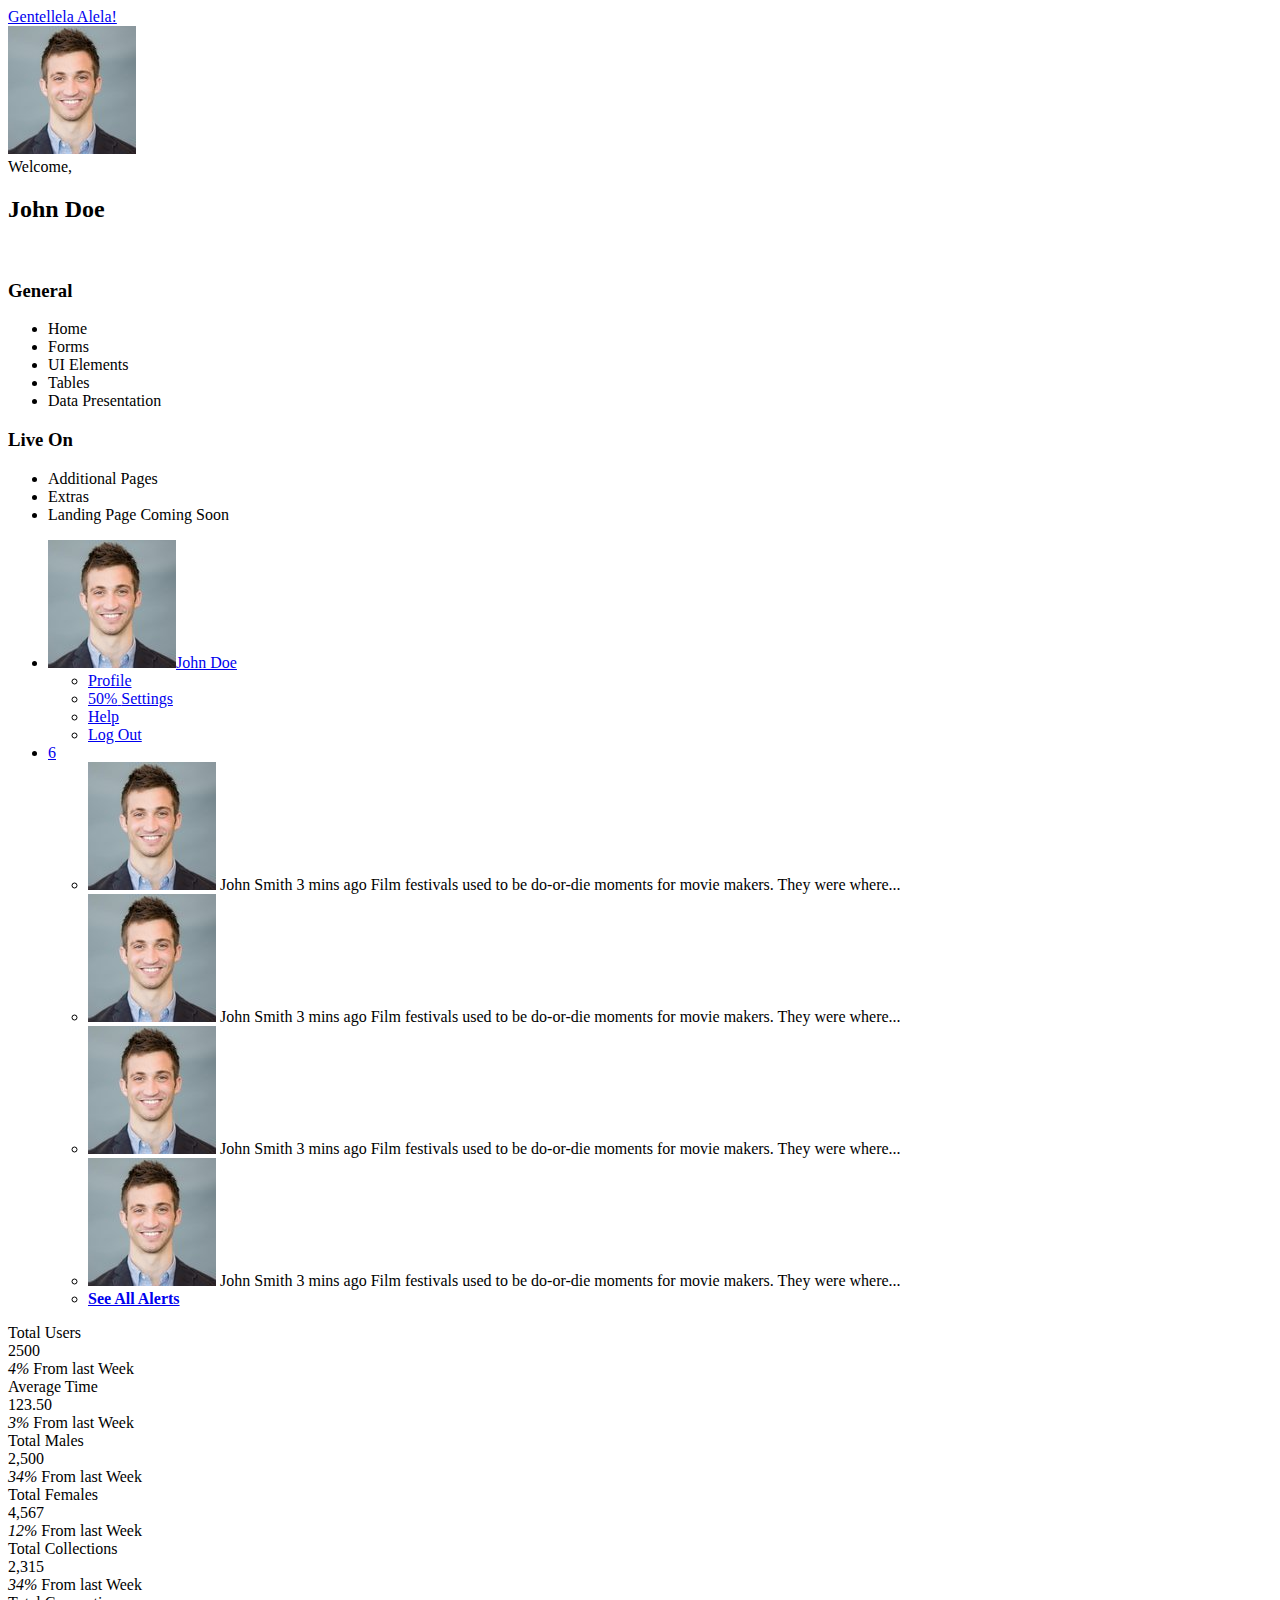
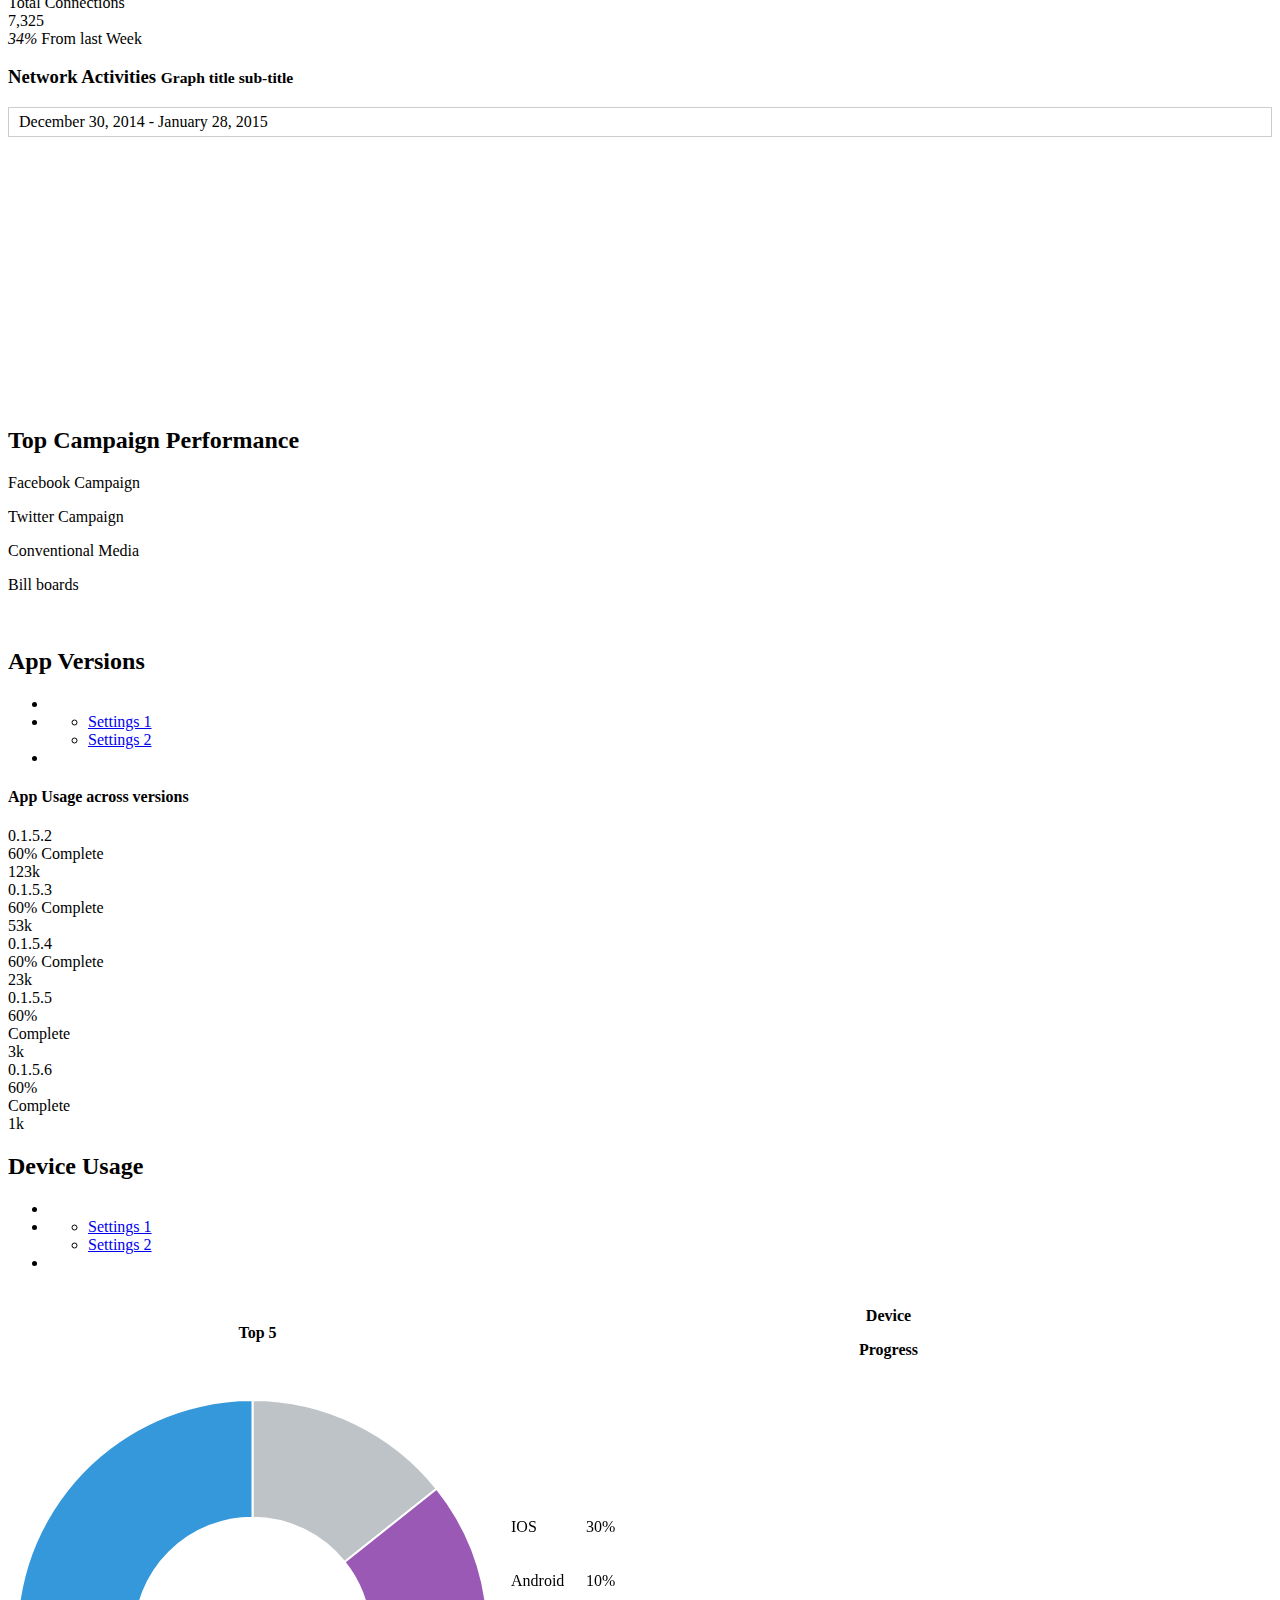
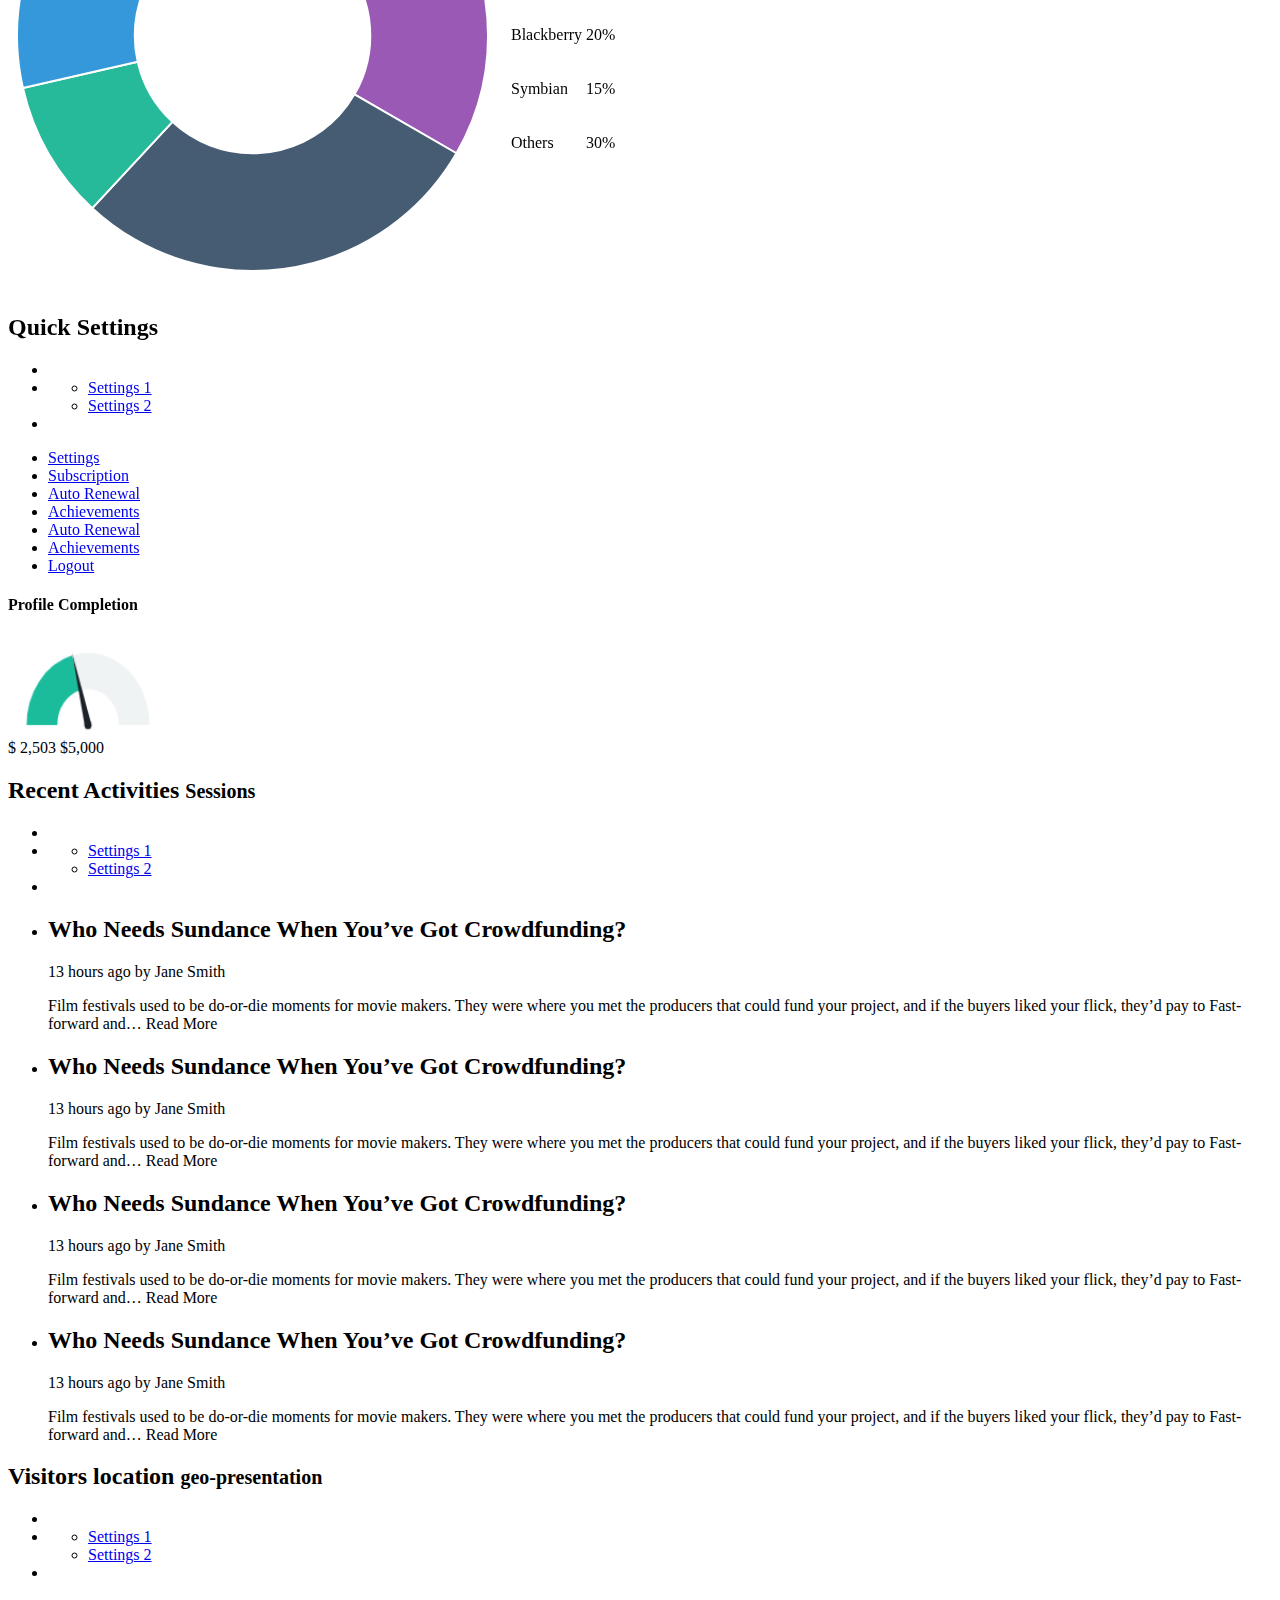
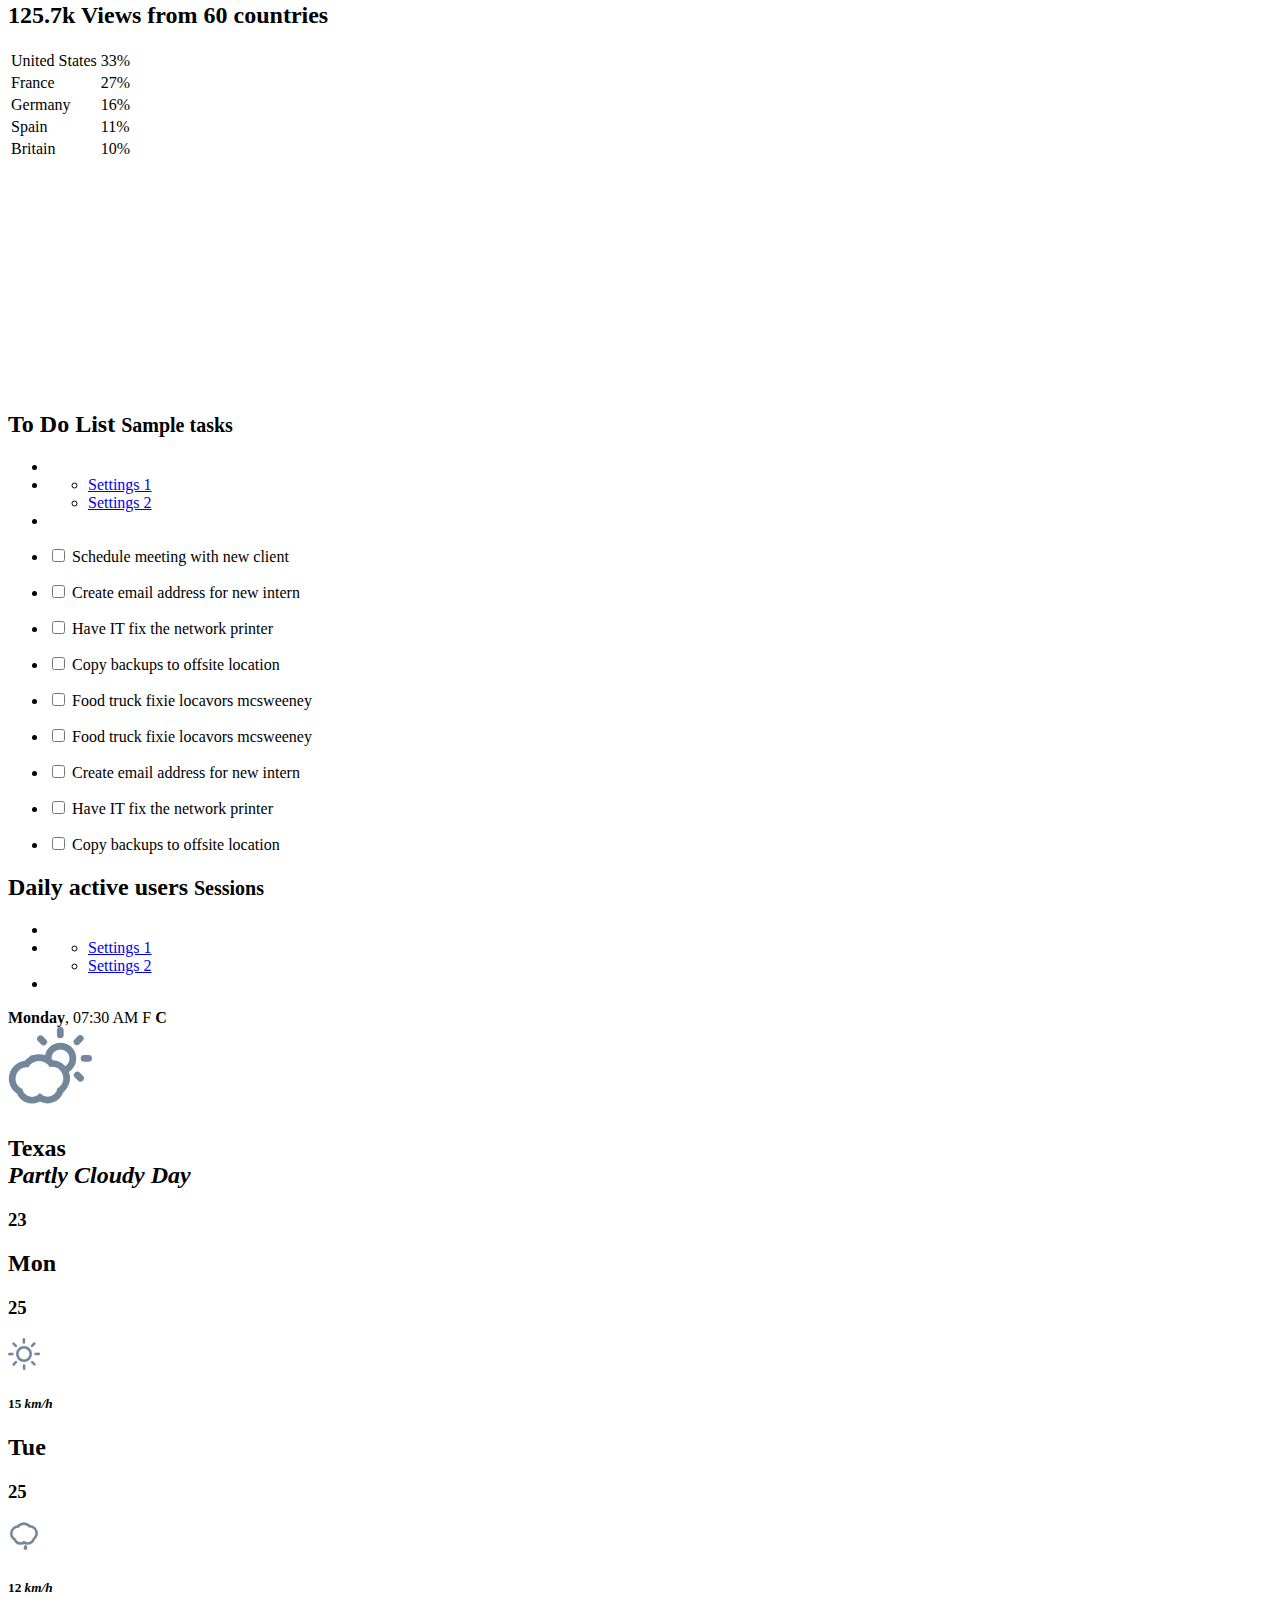
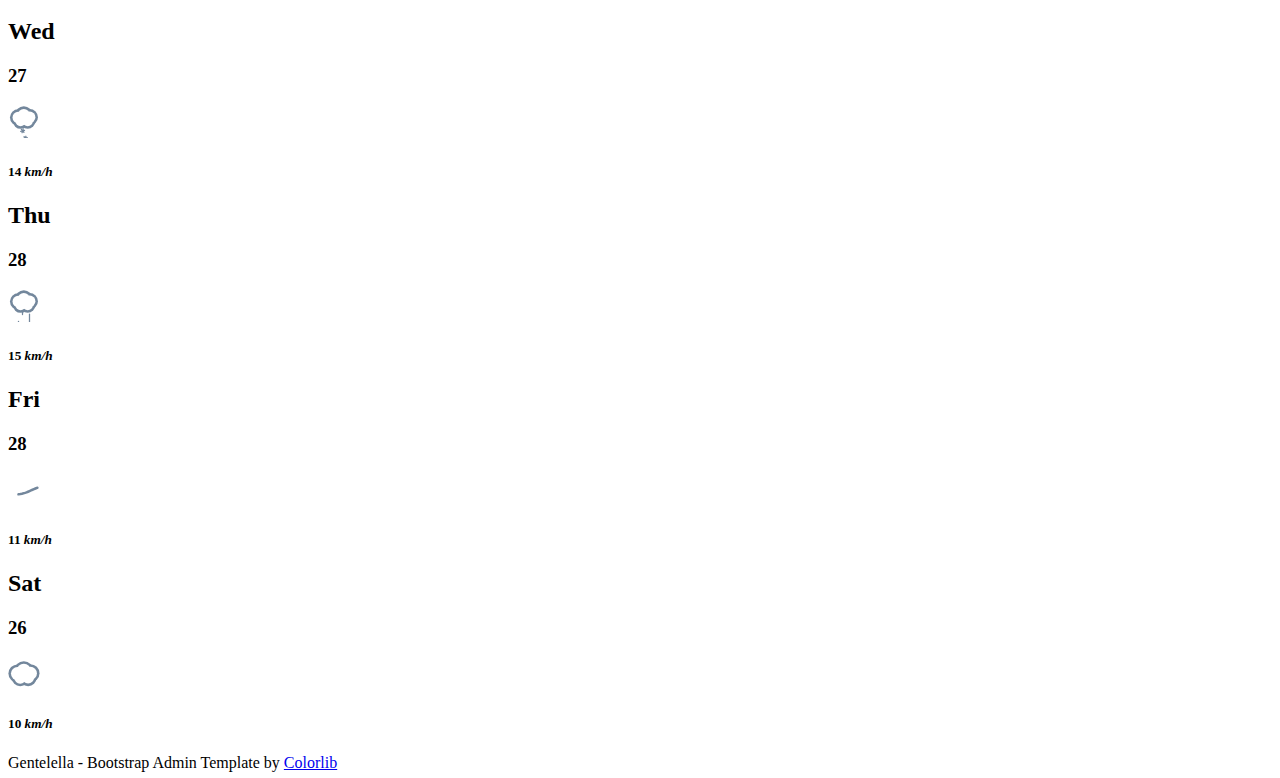
<file: production/index.html>
<!DOCTYPE html>
<html lang="en">
<head>
<?php include"headsection.php" ?>

</head>


<body class="nav-md">

  <div class="container body">


    <div class="main_container">

      <div class="col-md-3 left_col">
        <div class="left_col scroll-view">

          <div class="navbar nav_title" style="border: 0;">
            <a href="index.html" class="site_title"><i class="fa fa-paw"></i> <span>Gentellela Alela!</span></a>
          </div>
          <div class="clearfix"></div>

          <!-- menu prile quick info -->
          <div class="profile">
            <div class="profile_pic">
              <img src="images/img.jpg" alt="..." class="img-circle profile_img">
            </div>
            <div class="profile_info">
              <span>Welcome,</span>
              <h2>John Doe</h2>
            </div>
          </div>
          <!-- /menu prile quick info -->

          <br />

          <!-- sidebar menu -->
          <div id="sidebar-menu" class="main_menu_side hidden-print main_menu">

            <div class="menu_section">
              <h3>General</h3>
              <ul class="nav side-menu">
                <li><a><i class="fa fa-home"></i> Home <span class="fa fa-chevron-down"></span></a>
                  <ul class="nav child_menu" style="display: none">
                    <li><a href="index.html">Dashboard</a>
                    </li>
                    <li><a href="index2.html">Dashboard2</a>
                    </li>
                    <li><a href="index3.html">Dashboard3</a>
                    </li>
                  </ul>
                </li>
                <li><a><i class="fa fa-edit"></i> Forms <span class="fa fa-chevron-down"></span></a>
                  <ul class="nav child_menu" style="display: none">
                    <li><a href="form.html">General Form</a>
                    </li>
                    <li><a href="form_advanced.html">Advanced Components</a>
                    </li>
                    <li><a href="form_validation.html">Form Validation</a>
                    </li>
                    <li><a href="form_wizards.html">Form Wizard</a>
                    </li>
                    <li><a href="form_upload.html">Form Upload</a>
                    </li>
                    <li><a href="form_buttons.html">Form Buttons</a>
                    </li>
                  </ul>
                </li>
                <li><a><i class="fa fa-desktop"></i> UI Elements <span class="fa fa-chevron-down"></span></a>
                  <ul class="nav child_menu" style="display: none">
                    <li><a href="general_elements.html">General Elements</a>
                    </li>
                    <li><a href="media_gallery.html">Media Gallery</a>
                    </li>
                    <li><a href="typography.html">Typography</a>
                    </li>
                    <li><a href="icons.html">Icons</a>
                    </li>
                    <li><a href="glyphicons.html">Glyphicons</a>
                    </li>
                    <li><a href="widgets.html">Widgets</a>
                    </li>
                    <li><a href="invoice.html">Invoice</a>
                    </li>
                    <li><a href="inbox.html">Inbox</a>
                    </li>
                    <li><a href="calender.html">Calender</a>
                    </li>
                  </ul>
                </li>
                <li><a><i class="fa fa-table"></i> Tables <span class="fa fa-chevron-down"></span></a>
                  <ul class="nav child_menu" style="display: none">
                    <li><a href="tables.html">Tables</a>
                    </li>
                    <li><a href="tables_dynamic.html">Table Dynamic</a>
                    </li>
                  </ul>
                </li>
                <li><a><i class="fa fa-bar-chart-o"></i> Data Presentation <span class="fa fa-chevron-down"></span></a>
                  <ul class="nav child_menu" style="display: none">
                    <li><a href="chartjs.html">Chart JS</a>
                    </li>
                    <li><a href="chartjs2.html">Chart JS2</a>
                    </li>
                    <li><a href="morisjs.html">Moris JS</a>
                    </li>
                    <li><a href="echarts.html">ECharts </a>
                    </li>
                    <li><a href="other_charts.html">Other Charts </a>
                    </li>
                  </ul>
                </li>
              </ul>
            </div>
            <div class="menu_section">
              <h3>Live On</h3>
              <ul class="nav side-menu">
                <li><a><i class="fa fa-bug"></i> Additional Pages <span class="fa fa-chevron-down"></span></a>
                  <ul class="nav child_menu" style="display: none">
                    <li><a href="e_commerce.html">E-commerce</a>
                    </li>
                    <li><a href="projects.html">Projects</a>
                    </li>
                    <li><a href="project_detail.html">Project Detail</a>
                    </li>
                    <li><a href="contacts.html">Contacts</a>
                    </li>
                    <li><a href="profile.html">Profile</a>
                    </li>
                  </ul>
                </li>
                <li><a><i class="fa fa-windows"></i> Extras <span class="fa fa-chevron-down"></span></a>
                  <ul class="nav child_menu" style="display: none">
                    <li><a href="page_404.html">404 Error</a>
                    </li>
                    <li><a href="page_500.html">500 Error</a>
                    </li>
                    <li><a href="plain_page.html">Plain Page</a>
                    </li>
                    <li><a href="login.html">Login Page</a>
                    </li>
                    <li><a href="pricing_tables.html">Pricing Tables</a>
                    </li>

                  </ul>
                </li>
                <li><a><i class="fa fa-laptop"></i> Landing Page <span class="label label-success pull-right">Coming Soon</span></a>
                </li>
              </ul>
            </div>

          </div>
          <!-- /sidebar menu -->

          <!-- /menu footer buttons -->
          <div class="sidebar-footer hidden-small">
            <a data-toggle="tooltip" data-placement="top" title="Settings">
              <span class="glyphicon glyphicon-cog" aria-hidden="true"></span>
            </a>
            <a data-toggle="tooltip" data-placement="top" title="FullScreen">
              <span class="glyphicon glyphicon-fullscreen" aria-hidden="true"></span>
            </a>
            <a data-toggle="tooltip" data-placement="top" title="Lock">
              <span class="glyphicon glyphicon-eye-close" aria-hidden="true"></span>
            </a>
            <a data-toggle="tooltip" data-placement="top" title="Logout">
              <span class="glyphicon glyphicon-off" aria-hidden="true"></span>
            </a>
          </div>
          <!-- /menu footer buttons -->
        </div>
      </div>

      <!-- top navigation -->
      <div class="top_nav">

        <div class="nav_menu">
          <nav class="" role="navigation">
            <div class="nav toggle">
              <a id="menu_toggle"><i class="fa fa-bars"></i></a>
            </div>

            <ul class="nav navbar-nav navbar-right">
              <li class="">
                <a href="javascript:;" class="user-profile dropdown-toggle" data-toggle="dropdown" aria-expanded="false">
                  <img src="images/img.jpg" alt="">John Doe
                  <span class=" fa fa-angle-down"></span>
                </a>
                <ul class="dropdown-menu dropdown-usermenu animated fadeInDown pull-right">
                  <li><a href="javascript:;">  Profile</a>
                  </li>
                  <li>
                    <a href="javascript:;">
                      <span class="badge bg-red pull-right">50%</span>
                      <span>Settings</span>
                    </a>
                  </li>
                  <li>
                    <a href="javascript:;">Help</a>
                  </li>
                  <li><a href="login.html"><i class="fa fa-sign-out pull-right"></i> Log Out</a>
                  </li>
                </ul>
              </li>

              <li role="presentation" class="dropdown">
                <a href="javascript:;" class="dropdown-toggle info-number" data-toggle="dropdown" aria-expanded="false">
                  <i class="fa fa-envelope-o"></i>
                  <span class="badge bg-green">6</span>
                </a>
                <ul id="menu1" class="dropdown-menu list-unstyled msg_list animated fadeInDown" role="menu">
                  <li>
                    <a>
                      <span class="image">
                                        <img src="images/img.jpg" alt="Profile Image" />
                                    </span>
                      <span>
                                        <span>John Smith</span>
                      <span class="time">3 mins ago</span>
                      </span>
                      <span class="message">
                                        Film festivals used to be do-or-die moments for movie makers. They were where...
                                    </span>
                    </a>
                  </li>
                  <li>
                    <a>
                      <span class="image">
                                        <img src="images/img.jpg" alt="Profile Image" />
                                    </span>
                      <span>
                                        <span>John Smith</span>
                      <span class="time">3 mins ago</span>
                      </span>
                      <span class="message">
                                        Film festivals used to be do-or-die moments for movie makers. They were where...
                                    </span>
                    </a>
                  </li>
                  <li>
                    <a>
                      <span class="image">
                                        <img src="images/img.jpg" alt="Profile Image" />
                                    </span>
                      <span>
                                        <span>John Smith</span>
                      <span class="time">3 mins ago</span>
                      </span>
                      <span class="message">
                                        Film festivals used to be do-or-die moments for movie makers. They were where...
                                    </span>
                    </a>
                  </li>
                  <li>
                    <a>
                      <span class="image">
                                        <img src="images/img.jpg" alt="Profile Image" />
                                    </span>
                      <span>
                                        <span>John Smith</span>
                      <span class="time">3 mins ago</span>
                      </span>
                      <span class="message">
                                        Film festivals used to be do-or-die moments for movie makers. They were where...
                                    </span>
                    </a>
                  </li>
                  <li>
                    <div class="text-center">
                      <a href="inbox.html">
                        <strong>See All Alerts</strong>
                        <i class="fa fa-angle-right"></i>
                      </a>
                    </div>
                  </li>
                </ul>
              </li>

            </ul>
          </nav>
        </div>

      </div>
      <!-- /top navigation -->


      <!-- page content -->
      <div class="right_col" role="main">

        <!-- top tiles -->
        <div class="row tile_count">
          <div class="animated flipInY col-md-2 col-sm-4 col-xs-4 tile_stats_count">
            <div class="left"></div>
            <div class="right">
              <span class="count_top"><i class="fa fa-user"></i> Total Users</span>
              <div class="count">2500</div>
              <span class="count_bottom"><i class="green">4% </i> From last Week</span>
            </div>
          </div>
          <div class="animated flipInY col-md-2 col-sm-4 col-xs-4 tile_stats_count">
            <div class="left"></div>
            <div class="right">
              <span class="count_top"><i class="fa fa-clock-o"></i> Average Time</span>
              <div class="count">123.50</div>
              <span class="count_bottom"><i class="green"><i class="fa fa-sort-asc"></i>3% </i> From last Week</span>
            </div>
          </div>
          <div class="animated flipInY col-md-2 col-sm-4 col-xs-4 tile_stats_count">
            <div class="left"></div>
            <div class="right">
              <span class="count_top"><i class="fa fa-user"></i> Total Males</span>
              <div class="count green">2,500</div>
              <span class="count_bottom"><i class="green"><i class="fa fa-sort-asc"></i>34% </i> From last Week</span>
            </div>
          </div>
          <div class="animated flipInY col-md-2 col-sm-4 col-xs-4 tile_stats_count">
            <div class="left"></div>
            <div class="right">
              <span class="count_top"><i class="fa fa-user"></i> Total Females</span>
              <div class="count">4,567</div>
              <span class="count_bottom"><i class="red"><i class="fa fa-sort-desc"></i>12% </i> From last Week</span>
            </div>
          </div>
          <div class="animated flipInY col-md-2 col-sm-4 col-xs-4 tile_stats_count">
            <div class="left"></div>
            <div class="right">
              <span class="count_top"><i class="fa fa-user"></i> Total Collections</span>
              <div class="count">2,315</div>
              <span class="count_bottom"><i class="green"><i class="fa fa-sort-asc"></i>34% </i> From last Week</span>
            </div>
          </div>
          <div class="animated flipInY col-md-2 col-sm-4 col-xs-4 tile_stats_count">
            <div class="left"></div>
            <div class="right">
              <span class="count_top"><i class="fa fa-user"></i> Total Connections</span>
              <div class="count">7,325</div>
              <span class="count_bottom"><i class="green"><i class="fa fa-sort-asc"></i>34% </i> From last Week</span>
            </div>
          </div>

        </div>
        <!-- /top tiles -->

        <div class="row">
          <div class="col-md-12 col-sm-12 col-xs-12">
            <div class="dashboard_graph">

              <div class="row x_title">
                <div class="col-md-6">
                  <h3>Network Activities <small>Graph title sub-title</small></h3>
                </div>
                <div class="col-md-6">
                  <div id="reportrange" class="pull-right" style="background: #fff; cursor: pointer; padding: 5px 10px; border: 1px solid #ccc">
                    <i class="glyphicon glyphicon-calendar fa fa-calendar"></i>
                    <span>December 30, 2014 - January 28, 2015</span> <b class="caret"></b>
                  </div>
                </div>
              </div>

              <div class="col-md-9 col-sm-9 col-xs-12">
                <div id="placeholder33" style="height: 260px; display: none" class="demo-placeholder"></div>
                <div style="width: 100%;">
                  <div id="canvas_dahs" class="demo-placeholder" style="width: 100%; height:270px;"></div>
                </div>
              </div>
              <div class="col-md-3 col-sm-3 col-xs-12 bg-white">
                <div class="x_title">
                  <h2>Top Campaign Performance</h2>
                  <div class="clearfix"></div>
                </div>

                <div class="col-md-12 col-sm-12 col-xs-6">
                  <div>
                    <p>Facebook Campaign</p>
                    <div class="">
                      <div class="progress progress_sm" style="width: 76%;">
                        <div class="progress-bar bg-green" role="progressbar" data-transitiongoal="80"></div>
                      </div>
                    </div>
                  </div>
                  <div>
                    <p>Twitter Campaign</p>
                    <div class="">
                      <div class="progress progress_sm" style="width: 76%;">
                        <div class="progress-bar bg-green" role="progressbar" data-transitiongoal="60"></div>
                      </div>
                    </div>
                  </div>
                </div>
                <div class="col-md-12 col-sm-12 col-xs-6">
                  <div>
                    <p>Conventional Media</p>
                    <div class="">
                      <div class="progress progress_sm" style="width: 76%;">
                        <div class="progress-bar bg-green" role="progressbar" data-transitiongoal="40"></div>
                      </div>
                    </div>
                  </div>
                  <div>
                    <p>Bill boards</p>
                    <div class="">
                      <div class="progress progress_sm" style="width: 76%;">
                        <div class="progress-bar bg-green" role="progressbar" data-transitiongoal="50"></div>
                      </div>
                    </div>
                  </div>
                </div>

              </div>

              <div class="clearfix"></div>
            </div>
          </div>

        </div>
        <br />

        <div class="row">


          <div class="col-md-4 col-sm-4 col-xs-12">
            <div class="x_panel tile fixed_height_320">
              <div class="x_title">
                <h2>App Versions</h2>
                <ul class="nav navbar-right panel_toolbox">
                  <li><a class="collapse-link"><i class="fa fa-chevron-up"></i></a>
                  </li>
                  <li class="dropdown">
                    <a href="#" class="dropdown-toggle" data-toggle="dropdown" role="button" aria-expanded="false"><i class="fa fa-wrench"></i></a>
                    <ul class="dropdown-menu" role="menu">
                      <li><a href="#">Settings 1</a>
                      </li>
                      <li><a href="#">Settings 2</a>
                      </li>
                    </ul>
                  </li>
                  <li><a class="close-link"><i class="fa fa-close"></i></a>
                  </li>
                </ul>
                <div class="clearfix"></div>
              </div>
              <div class="x_content">
                <h4>App Usage across versions</h4>
                <div class="widget_summary">
                  <div class="w_left w_25">
                    <span>0.1.5.2</span>
                  </div>
                  <div class="w_center w_55">
                    <div class="progress">
                      <div class="progress-bar bg-green" role="progressbar" aria-valuenow="60" aria-valuemin="0" aria-valuemax="100" style="width: 66%;">
                        <span class="sr-only">60% Complete</span>
                      </div>
                    </div>
                  </div>
                  <div class="w_right w_20">
                    <span>123k</span>
                  </div>
                  <div class="clearfix"></div>
                </div>

                <div class="widget_summary">
                  <div class="w_left w_25">
                    <span>0.1.5.3</span>
                  </div>
                  <div class="w_center w_55">
                    <div class="progress">
                      <div class="progress-bar bg-green" role="progressbar" aria-valuenow="60" aria-valuemin="0" aria-valuemax="100" style="width: 45%;">
                        <span class="sr-only">60% Complete</span>
                      </div>
                    </div>
                  </div>
                  <div class="w_right w_20">
                    <span>53k</span>
                  </div>
                  <div class="clearfix"></div>
                </div>
                <div class="widget_summary">
                  <div class="w_left w_25">
                    <span>0.1.5.4</span>
                  </div>
                  <div class="w_center w_55">
                    <div class="progress">
                      <div class="progress-bar bg-green" role="progressbar" aria-valuenow="60" aria-valuemin="0" aria-valuemax="100" style="width: 25%;">
                        <span class="sr-only">60% Complete</span>
                      </div>
                    </div>
                  </div>
                  <div class="w_right w_20">
                    <span>23k</span>
                  </div>
                  <div class="clearfix"></div>
                </div>
                <div class="widget_summary">
                  <div class="w_left w_25">
                    <span>0.1.5.5</span>
                  </div>
                  <div class="w_center w_55">
                    <div class="progress">
                      <div class="progress-bar bg-green" role="progressbar" aria-valuenow="60" aria-valuemin="0" aria-valuemax="100" style="width: 5%;">
                        <span class="sr-only">60% Complete</span>
                      </div>
                    </div>
                  </div>
                  <div class="w_right w_20">
                    <span>3k</span>
                  </div>
                  <div class="clearfix"></div>
                </div>
                <div class="widget_summary">
                  <div class="w_left w_25">
                    <span>0.1.5.6</span>
                  </div>
                  <div class="w_center w_55">
                    <div class="progress">
                      <div class="progress-bar bg-green" role="progressbar" aria-valuenow="60" aria-valuemin="0" aria-valuemax="100" style="width: 2%;">
                        <span class="sr-only">60% Complete</span>
                      </div>
                    </div>
                  </div>
                  <div class="w_right w_20">
                    <span>1k</span>
                  </div>
                  <div class="clearfix"></div>
                </div>

              </div>
            </div>
          </div>

          <div class="col-md-4 col-sm-4 col-xs-12">
            <div class="x_panel tile fixed_height_320 overflow_hidden">
              <div class="x_title">
                <h2>Device Usage</h2>
                <ul class="nav navbar-right panel_toolbox">
                  <li><a class="collapse-link"><i class="fa fa-chevron-up"></i></a>
                  </li>
                  <li class="dropdown">
                    <a href="#" class="dropdown-toggle" data-toggle="dropdown" role="button" aria-expanded="false"><i class="fa fa-wrench"></i></a>
                    <ul class="dropdown-menu" role="menu">
                      <li><a href="#">Settings 1</a>
                      </li>
                      <li><a href="#">Settings 2</a>
                      </li>
                    </ul>
                  </li>
                  <li><a class="close-link"><i class="fa fa-close"></i></a>
                  </li>
                </ul>
                <div class="clearfix"></div>
              </div>
              <div class="x_content">

                <table class="" style="width:100%">
                  <tr>
                    <th style="width:37%;">
                      <p>Top 5</p>
                    </th>
                    <th>
                      <div class="col-lg-7 col-md-7 col-sm-7 col-xs-7">
                        <p class="">Device</p>
                      </div>
                      <div class="col-lg-5 col-md-5 col-sm-5 col-xs-5">
                        <p class="">Progress</p>
                      </div>
                    </th>
                  </tr>
                  <tr>
                    <td>
                      <canvas id="canvas1" height="140" width="140" style="margin: 15px 10px 10px 0"></canvas>
                    </td>
                    <td>
                      <table class="tile_info">
                        <tr>
                          <td>
                            <p><i class="fa fa-square blue"></i>IOS </p>
                          </td>
                          <td>30%</td>
                        </tr>
                        <tr>
                          <td>
                            <p><i class="fa fa-square green"></i>Android </p>
                          </td>
                          <td>10%</td>
                        </tr>
                        <tr>
                          <td>
                            <p><i class="fa fa-square purple"></i>Blackberry </p>
                          </td>
                          <td>20%</td>
                        </tr>
                        <tr>
                          <td>
                            <p><i class="fa fa-square aero"></i>Symbian </p>
                          </td>
                          <td>15%</td>
                        </tr>
                        <tr>
                          <td>
                            <p><i class="fa fa-square red"></i>Others </p>
                          </td>
                          <td>30%</td>
                        </tr>
                      </table>
                    </td>
                  </tr>
                </table>
              </div>
            </div>
          </div>


          <div class="col-md-4 col-sm-4 col-xs-12">
            <div class="x_panel tile fixed_height_320">
              <div class="x_title">
                <h2>Quick Settings</h2>
                <ul class="nav navbar-right panel_toolbox">
                  <li><a class="collapse-link"><i class="fa fa-chevron-up"></i></a>
                  </li>
                  <li class="dropdown">
                    <a href="#" class="dropdown-toggle" data-toggle="dropdown" role="button" aria-expanded="false"><i class="fa fa-wrench"></i></a>
                    <ul class="dropdown-menu" role="menu">
                      <li><a href="#">Settings 1</a>
                      </li>
                      <li><a href="#">Settings 2</a>
                      </li>
                    </ul>
                  </li>
                  <li><a class="close-link"><i class="fa fa-close"></i></a>
                  </li>
                </ul>
                <div class="clearfix"></div>
              </div>
              <div class="x_content">
                <div class="dashboard-widget-content">
                  <ul class="quick-list">
                    <li><i class="fa fa-calendar-o"></i><a href="#">Settings</a>
                    </li>
                    <li><i class="fa fa-bars"></i><a href="#">Subscription</a>
                    </li>
                    <li><i class="fa fa-bar-chart"></i><a href="#">Auto Renewal</a> </li>
                    <li><i class="fa fa-line-chart"></i><a href="#">Achievements</a>
                    </li>
                    <li><i class="fa fa-bar-chart"></i><a href="#">Auto Renewal</a> </li>
                    <li><i class="fa fa-line-chart"></i><a href="#">Achievements</a>
                    </li>
                    <li><i class="fa fa-area-chart"></i><a href="#">Logout</a>
                    </li>
                  </ul>

                  <div class="sidebar-widget">
                    <h4>Profile Completion</h4>
                    <canvas width="150" height="80" id="foo" class="" style="width: 160px; height: 100px;"></canvas>
                    <div class="goal-wrapper">
                      <span class="gauge-value pull-left">$</span>
                      <span id="gauge-text" class="gauge-value pull-left">3,200</span>
                      <span id="goal-text" class="goal-value pull-right">$5,000</span>
                    </div>
                  </div>
                </div>
              </div>
            </div>
          </div>

        </div>


        <div class="row">
          <div class="col-md-4 col-sm-4 col-xs-12">
            <div class="x_panel">
              <div class="x_title">
                <h2>Recent Activities <small>Sessions</small></h2>
                <ul class="nav navbar-right panel_toolbox">
                  <li><a class="collapse-link"><i class="fa fa-chevron-up"></i></a>
                  </li>
                  <li class="dropdown">
                    <a href="#" class="dropdown-toggle" data-toggle="dropdown" role="button" aria-expanded="false"><i class="fa fa-wrench"></i></a>
                    <ul class="dropdown-menu" role="menu">
                      <li><a href="#">Settings 1</a>
                      </li>
                      <li><a href="#">Settings 2</a>
                      </li>
                    </ul>
                  </li>
                  <li><a class="close-link"><i class="fa fa-close"></i></a>
                  </li>
                </ul>
                <div class="clearfix"></div>
              </div>
              <div class="x_content">
                <div class="dashboard-widget-content">

                  <ul class="list-unstyled timeline widget">
                    <li>
                      <div class="block">
                        <div class="block_content">
                          <h2 class="title">
                                            <a>Who Needs Sundance When You’ve Got&nbsp;Crowdfunding?</a>
                                        </h2>
                          <div class="byline">
                            <span>13 hours ago</span> by <a>Jane Smith</a>
                          </div>
                          <p class="excerpt">Film festivals used to be do-or-die moments for movie makers. They were where you met the producers that could fund your project, and if the buyers liked your flick, they’d pay to Fast-forward and… <a>Read&nbsp;More</a>
                          </p>
                        </div>
                      </div>
                    </li>
                    <li>
                      <div class="block">
                        <div class="block_content">
                          <h2 class="title">
                                            <a>Who Needs Sundance When You’ve Got&nbsp;Crowdfunding?</a>
                                        </h2>
                          <div class="byline">
                            <span>13 hours ago</span> by <a>Jane Smith</a>
                          </div>
                          <p class="excerpt">Film festivals used to be do-or-die moments for movie makers. They were where you met the producers that could fund your project, and if the buyers liked your flick, they’d pay to Fast-forward and… <a>Read&nbsp;More</a>
                          </p>
                        </div>
                      </div>
                    </li>
                    <li>
                      <div class="block">
                        <div class="block_content">
                          <h2 class="title">
                                            <a>Who Needs Sundance When You’ve Got&nbsp;Crowdfunding?</a>
                                        </h2>
                          <div class="byline">
                            <span>13 hours ago</span> by <a>Jane Smith</a>
                          </div>
                          <p class="excerpt">Film festivals used to be do-or-die moments for movie makers. They were where you met the producers that could fund your project, and if the buyers liked your flick, they’d pay to Fast-forward and… <a>Read&nbsp;More</a>
                          </p>
                        </div>
                      </div>
                    </li>
                    <li>
                      <div class="block">
                        <div class="block_content">
                          <h2 class="title">
                                            <a>Who Needs Sundance When You’ve Got&nbsp;Crowdfunding?</a>
                                        </h2>
                          <div class="byline">
                            <span>13 hours ago</span> by <a>Jane Smith</a>
                          </div>
                          <p class="excerpt">Film festivals used to be do-or-die moments for movie makers. They were where you met the producers that could fund your project, and if the buyers liked your flick, they’d pay to Fast-forward and… <a>Read&nbsp;More</a>
                          </p>
                        </div>
                      </div>
                    </li>
                  </ul>
                </div>
              </div>
            </div>
          </div>


          <div class="col-md-8 col-sm-8 col-xs-12">



            <div class="row">

              <div class="col-md-12 col-sm-12 col-xs-12">
                <div class="x_panel">
                  <div class="x_title">
                    <h2>Visitors location <small>geo-presentation</small></h2>
                    <ul class="nav navbar-right panel_toolbox">
                      <li><a class="collapse-link"><i class="fa fa-chevron-up"></i></a>
                      </li>
                      <li class="dropdown">
                        <a href="#" class="dropdown-toggle" data-toggle="dropdown" role="button" aria-expanded="false"><i class="fa fa-wrench"></i></a>
                        <ul class="dropdown-menu" role="menu">
                          <li><a href="#">Settings 1</a>
                          </li>
                          <li><a href="#">Settings 2</a>
                          </li>
                        </ul>
                      </li>
                      <li><a class="close-link"><i class="fa fa-close"></i></a>
                      </li>
                    </ul>
                    <div class="clearfix"></div>
                  </div>
                  <div class="x_content">
                    <div class="dashboard-widget-content">
                      <div class="col-md-4 hidden-small">
                        <h2 class="line_30">125.7k Views from 60 countries</h2>

                        <table class="countries_list">
                          <tbody>
                            <tr>
                              <td>United States</td>
                              <td class="fs15 fw700 text-right">33%</td>
                            </tr>
                            <tr>
                              <td>France</td>
                              <td class="fs15 fw700 text-right">27%</td>
                            </tr>
                            <tr>
                              <td>Germany</td>
                              <td class="fs15 fw700 text-right">16%</td>
                            </tr>
                            <tr>
                              <td>Spain</td>
                              <td class="fs15 fw700 text-right">11%</td>
                            </tr>
                            <tr>
                              <td>Britain</td>
                              <td class="fs15 fw700 text-right">10%</td>
                            </tr>
                          </tbody>
                        </table>
                      </div>
                      <div id="world-map-gdp" class="col-md-8 col-sm-12 col-xs-12" style="height:230px;"></div>
                    </div>
                  </div>
                </div>
              </div>

            </div>
            <div class="row">


              <!-- Start to do list -->
              <div class="col-md-6 col-sm-6 col-xs-12">
                <div class="x_panel">
                  <div class="x_title">
                    <h2>To Do List <small>Sample tasks</small></h2>
                    <ul class="nav navbar-right panel_toolbox">
                      <li><a class="collapse-link"><i class="fa fa-chevron-up"></i></a>
                      </li>
                      <li class="dropdown">
                        <a href="#" class="dropdown-toggle" data-toggle="dropdown" role="button" aria-expanded="false"><i class="fa fa-wrench"></i></a>
                        <ul class="dropdown-menu" role="menu">
                          <li><a href="#">Settings 1</a>
                          </li>
                          <li><a href="#">Settings 2</a>
                          </li>
                        </ul>
                      </li>
                      <li><a class="close-link"><i class="fa fa-close"></i></a>
                      </li>
                    </ul>
                    <div class="clearfix"></div>
                  </div>
                  <div class="x_content">

                    <div class="">
                      <ul class="to_do">
                        <li>
                          <p>
                            <input type="checkbox" class="flat"> Schedule meeting with new client </p>
                        </li>
                        <li>
                          <p>
                            <input type="checkbox" class="flat"> Create email address for new intern</p>
                        </li>
                        <li>
                          <p>
                            <input type="checkbox" class="flat"> Have IT fix the network printer</p>
                        </li>
                        <li>
                          <p>
                            <input type="checkbox" class="flat"> Copy backups to offsite location</p>
                        </li>
                        <li>
                          <p>
                            <input type="checkbox" class="flat"> Food truck fixie locavors mcsweeney</p>
                        </li>
                        <li>
                          <p>
                            <input type="checkbox" class="flat"> Food truck fixie locavors mcsweeney</p>
                        </li>
                        <li>
                          <p>
                            <input type="checkbox" class="flat"> Create email address for new intern</p>
                        </li>
                        <li>
                          <p>
                            <input type="checkbox" class="flat"> Have IT fix the network printer</p>
                        </li>
                        <li>
                          <p>
                            <input type="checkbox" class="flat"> Copy backups to offsite location</p>
                        </li>
                      </ul>
                    </div>
                  </div>
                </div>
              </div>
              <!-- End to do list -->


              <!-- start of weather widget -->
              <div class="col-md-6 col-sm-6 col-xs-12">
                <div class="x_panel">
                  <div class="x_title">
                    <h2>Daily active users <small>Sessions</small></h2>
                    <ul class="nav navbar-right panel_toolbox">
                      <li><a class="collapse-link"><i class="fa fa-chevron-up"></i></a>
                      </li>
                      <li class="dropdown">
                        <a href="#" class="dropdown-toggle" data-toggle="dropdown" role="button" aria-expanded="false"><i class="fa fa-wrench"></i></a>
                        <ul class="dropdown-menu" role="menu">
                          <li><a href="#">Settings 1</a>
                          </li>
                          <li><a href="#">Settings 2</a>
                          </li>
                        </ul>
                      </li>
                      <li><a class="close-link"><i class="fa fa-close"></i></a>
                      </li>
                    </ul>
                    <div class="clearfix"></div>
                  </div>
                  <div class="x_content">
                    <div class="row">
                      <div class="col-sm-12">
                        <div class="temperature"><b>Monday</b>, 07:30 AM
                          <span>F</span>
                          <span><b>C</b>
                                        </span>
                        </div>
                      </div>
                    </div>
                    <div class="row">
                      <div class="col-sm-4">
                        <div class="weather-icon">
                          <span>
                                            <canvas height="84" width="84" id="partly-cloudy-day"></canvas>
                                        </span>

                        </div>
                      </div>
                      <div class="col-sm-8">
                        <div class="weather-text">
                          <h2>Texas
                                            <br><i>Partly Cloudy Day</i>
                                        </h2>
                        </div>
                      </div>
                    </div>
                    <div class="col-sm-12">
                      <div class="weather-text pull-right">
                        <h3 class="degrees">23</h3>
                      </div>
                    </div>
                    <div class="clearfix"></div>


                    <div class="row weather-days">
                      <div class="col-sm-2">
                        <div class="daily-weather">
                          <h2 class="day">Mon</h2>
                          <h3 class="degrees">25</h3>
                          <span>
                                                <canvas id="clear-day" width="32" height="32">
                                                </canvas>

                                        </span>
                          <h5>15
                                            <i>km/h</i>
                                        </h5>
                        </div>
                      </div>
                      <div class="col-sm-2">
                        <div class="daily-weather">
                          <h2 class="day">Tue</h2>
                          <h3 class="degrees">25</h3>
                          <canvas height="32" width="32" id="rain"></canvas>
                          <h5>12
                                            <i>km/h</i>
                                        </h5>
                        </div>
                      </div>
                      <div class="col-sm-2">
                        <div class="daily-weather">
                          <h2 class="day">Wed</h2>
                          <h3 class="degrees">27</h3>
                          <canvas height="32" width="32" id="snow"></canvas>
                          <h5>14
                                            <i>km/h</i>
                                        </h5>
                        </div>
                      </div>
                      <div class="col-sm-2">
                        <div class="daily-weather">
                          <h2 class="day">Thu</h2>
                          <h3 class="degrees">28</h3>
                          <canvas height="32" width="32" id="sleet"></canvas>
                          <h5>15
                                            <i>km/h</i>
                                        </h5>
                        </div>
                      </div>
                      <div class="col-sm-2">
                        <div class="daily-weather">
                          <h2 class="day">Fri</h2>
                          <h3 class="degrees">28</h3>
                          <canvas height="32" width="32" id="wind"></canvas>
                          <h5>11
                                            <i>km/h</i>
                                        </h5>
                        </div>
                      </div>
                      <div class="col-sm-2">
                        <div class="daily-weather">
                          <h2 class="day">Sat</h2>
                          <h3 class="degrees">26</h3>
                          <canvas height="32" width="32" id="cloudy"></canvas>
                          <h5>10
                                            <i>km/h</i>
                                        </h5>
                        </div>
                      </div>
                      <div class="clearfix"></div>
                    </div>
                  </div>
                </div>

              </div>
              <!-- end of weather widget -->
            </div>









          </div>

        </div>

        <!-- footer content -->

        <footer>
          <div class="copyright-info">
            <p class="pull-right">Gentelella - Bootstrap Admin Template by <a href="https://colorlib.com">Colorlib</a>  
            </p>
          </div>
          <div class="clearfix"></div>
        </footer>
        <!-- /footer content -->
      </div>
      <!-- /page content -->

    </div>

  </div>

  <div id="custom_notifications" class="custom-notifications dsp_none">
    <ul class="list-unstyled notifications clearfix" data-tabbed_notifications="notif-group">
    </ul>
    <div class="clearfix"></div>
    <div id="notif-group" class="tabbed_notifications"></div>
  </div>

  <script src="js/bootstrap.min.js"></script>

  <!-- gauge js -->
  <script type="text/javascript" src="js/gauge/gauge.min.js"></script>
  <script type="text/javascript" src="js/gauge/gauge_demo.js"></script>
  <!-- bootstrap progress js -->
  <script src="js/progressbar/bootstrap-progressbar.min.js"></script>
  <script src="js/nicescroll/jquery.nicescroll.min.js"></script>
  <!-- icheck -->
  <script src="js/icheck/icheck.min.js"></script>
  <!-- daterangepicker -->
  <script type="text/javascript" src="js/moment/moment.min.js"></script>
  <script type="text/javascript" src="js/datepicker/daterangepicker.js"></script>
  <!-- chart js -->
  <script src="js/chartjs/chart.min.js"></script>

  <script src="js/custom.js"></script>

  <!-- flot js -->
  <!--[if lte IE 8]><script type="text/javascript" src="js/excanvas.min.js"></script><![endif]-->
  <script type="text/javascript" src="js/flot/jquery.flot.js"></script>
  <script type="text/javascript" src="js/flot/jquery.flot.pie.js"></script>
  <script type="text/javascript" src="js/flot/jquery.flot.orderBars.js"></script>
  <script type="text/javascript" src="js/flot/jquery.flot.time.min.js"></script>
  <script type="text/javascript" src="js/flot/date.js"></script>
  <script type="text/javascript" src="js/flot/jquery.flot.spline.js"></script>
  <script type="text/javascript" src="js/flot/jquery.flot.stack.js"></script>
  <script type="text/javascript" src="js/flot/curvedLines.js"></script>
  <script type="text/javascript" src="js/flot/jquery.flot.resize.js"></script>
  <script>
    $(document).ready(function() {
      // [17, 74, 6, 39, 20, 85, 7]
      //[82, 23, 66, 9, 99, 6, 2]
      var data1 = [
        [gd(2012, 1, 1), 17],
        [gd(2012, 1, 2), 74],
        [gd(2012, 1, 3), 6],
        [gd(2012, 1, 4), 39],
        [gd(2012, 1, 5), 20],
        [gd(2012, 1, 6), 85],
        [gd(2012, 1, 7), 7]
      ];

      var data2 = [
        [gd(2012, 1, 1), 82],
        [gd(2012, 1, 2), 23],
        [gd(2012, 1, 3), 66],
        [gd(2012, 1, 4), 9],
        [gd(2012, 1, 5), 119],
        [gd(2012, 1, 6), 6],
        [gd(2012, 1, 7), 9]
      ];
      $("#canvas_dahs").length && $.plot($("#canvas_dahs"), [
        data1, data2
      ], {
        series: {
          lines: {
            show: false,
            fill: true
          },
          splines: {
            show: true,
            tension: 0.4,
            lineWidth: 1,
            fill: 0.4
          },
          points: {
            radius: 0,
            show: true
          },
          shadowSize: 2
        },
        grid: {
          verticalLines: true,
          hoverable: true,
          clickable: true,
          tickColor: "#d5d5d5",
          borderWidth: 1,
          color: '#fff'
        },
        colors: ["rgba(38, 185, 154, 0.38)", "rgba(3, 88, 106, 0.38)"],
        xaxis: {
          tickColor: "rgba(51, 51, 51, 0.06)",
          mode: "time",
          tickSize: [1, "day"],
          //tickLength: 10,
          axisLabel: "Date",
          axisLabelUseCanvas: true,
          axisLabelFontSizePixels: 12,
          axisLabelFontFamily: 'Verdana, Arial',
          axisLabelPadding: 10
            //mode: "time", timeformat: "%m/%d/%y", minTickSize: [1, "day"]
        },
        yaxis: {
          ticks: 8,
          tickColor: "rgba(51, 51, 51, 0.06)",
        },
        tooltip: false
      });

      function gd(year, month, day) {
        return new Date(year, month - 1, day).getTime();
      }
    });
  </script>

  <!-- worldmap -->
  <script type="text/javascript" src="js/maps/jquery-jvectormap-2.0.3.min.js"></script>
  <script type="text/javascript" src="js/maps/gdp-data.js"></script>
  <script type="text/javascript" src="js/maps/jquery-jvectormap-world-mill-en.js"></script>
  <script type="text/javascript" src="js/maps/jquery-jvectormap-us-aea-en.js"></script>
  <!-- pace -->
  <script src="js/pace/pace.min.js"></script>
  <script>
    $(function() {
      $('#world-map-gdp').vectorMap({
        map: 'world_mill_en',
        backgroundColor: 'transparent',
        zoomOnScroll: false,
        series: {
          regions: [{
            values: gdpData,
            scale: ['#E6F2F0', '#149B7E'],
            normalizeFunction: 'polynomial'
          }]
        },
        onRegionTipShow: function(e, el, code) {
          el.html(el.html() + ' (GDP - ' + gdpData[code] + ')');
        }
      });
    });
  </script>
  <!-- skycons -->
  <script src="js/skycons/skycons.min.js"></script>
  <script>
    var icons = new Skycons({
        "color": "#73879C"
      }),
      list = [
        "clear-day", "clear-night", "partly-cloudy-day",
        "partly-cloudy-night", "cloudy", "rain", "sleet", "snow", "wind",
        "fog"
      ],
      i;

    for (i = list.length; i--;)
      icons.set(list[i], list[i]);

    icons.play();
  </script>

  <!-- dashbord linegraph -->
  <script>
    Chart.defaults.global.legend = {
      enabled: false
    };

    var data = {
      labels: [
        "Symbian",
        "Blackberry",
        "Other",
        "Android",
        "IOS"
      ],
      datasets: [{
        data: [15, 20, 30, 10, 30],
        backgroundColor: [
          "#BDC3C7",
          "#9B59B6",
          "#455C73",
          "#26B99A",
          "#3498DB"
        ],
        hoverBackgroundColor: [
          "#CFD4D8",
          "#B370CF",
          "#34495E",
          "#36CAAB",
          "#49A9EA"
        ]

      }]
    };

    var canvasDoughnut = new Chart(document.getElementById("canvas1"), {
      type: 'doughnut',
      tooltipFillColor: "rgba(51, 51, 51, 0.55)",
      data: data
    });
  </script>
  <!-- /dashbord linegraph -->
  <!-- datepicker -->
  <script type="text/javascript">
    $(document).ready(function() {

      var cb = function(start, end, label) {
        console.log(start.toISOString(), end.toISOString(), label);
        $('#reportrange span').html(start.format('MMMM D, YYYY') + ' - ' + end.format('MMMM D, YYYY'));
        //alert("Callback has fired: [" + start.format('MMMM D, YYYY') + " to " + end.format('MMMM D, YYYY') + ", label = " + label + "]");
      }

      var optionSet1 = {
        startDate: moment().subtract(29, 'days'),
        endDate: moment(),
        minDate: '01/01/2012',
        maxDate: '12/31/2015',
        dateLimit: {
          days: 60
        },
        showDropdowns: true,
        showWeekNumbers: true,
        timePicker: false,
        timePickerIncrement: 1,
        timePicker12Hour: true,
        ranges: {
          'Today': [moment(), moment()],
          'Yesterday': [moment().subtract(1, 'days'), moment().subtract(1, 'days')],
          'Last 7 Days': [moment().subtract(6, 'days'), moment()],
          'Last 30 Days': [moment().subtract(29, 'days'), moment()],
          'This Month': [moment().startOf('month'), moment().endOf('month')],
          'Last Month': [moment().subtract(1, 'month').startOf('month'), moment().subtract(1, 'month').endOf('month')]
        },
        opens: 'left',
        buttonClasses: ['btn btn-default'],
        applyClass: 'btn-small btn-primary',
        cancelClass: 'btn-small',
        format: 'MM/DD/YYYY',
        separator: ' to ',
        locale: {
          applyLabel: 'Submit',
          cancelLabel: 'Clear',
          fromLabel: 'From',
          toLabel: 'To',
          customRangeLabel: 'Custom',
          daysOfWeek: ['Su', 'Mo', 'Tu', 'We', 'Th', 'Fr', 'Sa'],
          monthNames: ['January', 'February', 'March', 'April', 'May', 'June', 'July', 'August', 'September', 'October', 'November', 'December'],
          firstDay: 1
        }
      };
      $('#reportrange span').html(moment().subtract(29, 'days').format('MMMM D, YYYY') + ' - ' + moment().format('MMMM D, YYYY'));
      $('#reportrange').daterangepicker(optionSet1, cb);
      $('#reportrange').on('show.daterangepicker', function() {
        console.log("show event fired");
      });
      $('#reportrange').on('hide.daterangepicker', function() {
        console.log("hide event fired");
      });
      $('#reportrange').on('apply.daterangepicker', function(ev, picker) {
        console.log("apply event fired, start/end dates are " + picker.startDate.format('MMMM D, YYYY') + " to " + picker.endDate.format('MMMM D, YYYY'));
      });
      $('#reportrange').on('cancel.daterangepicker', function(ev, picker) {
        console.log("cancel event fired");
      });
      $('#options1').click(function() {
        $('#reportrange').data('daterangepicker').setOptions(optionSet1, cb);
      });
      $('#options2').click(function() {
        $('#reportrange').data('daterangepicker').setOptions(optionSet2, cb);
      });
      $('#destroy').click(function() {
        $('#reportrange').data('daterangepicker').remove();
      });
    });
  </script>
  <script>
    NProgress.done();
  </script>
  <!-- /datepicker -->
  <!-- /footer content -->
</body>

</html>
</file>
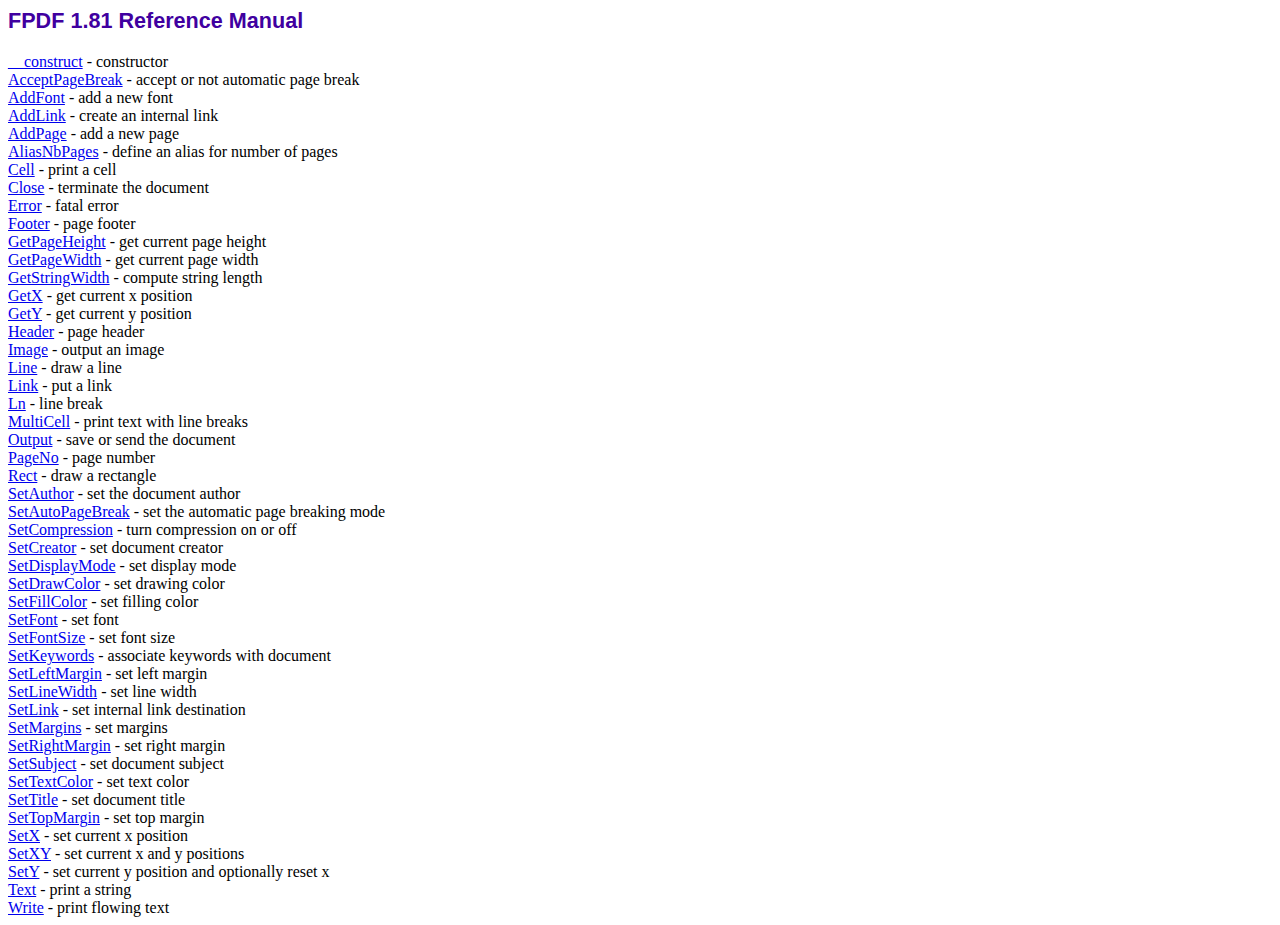
<file: production/pdffolder/doc/index.htm>
<!DOCTYPE html PUBLIC "-//W3C//DTD HTML 4.01 Transitional//EN">
<html>
<head>
<meta http-equiv="Content-Type" content="text/html; charset=ISO-8859-1">
<title>FPDF 1.81 Reference Manual</title>
<link type="text/css" rel="stylesheet" href="../fpdf.css">
</head>
<body>
<h1>FPDF 1.81 Reference Manual</h1>
<a href="__construct.htm">__construct</a> - constructor<br>
<a href="acceptpagebreak.htm">AcceptPageBreak</a> - accept or not automatic page break<br>
<a href="addfont.htm">AddFont</a> - add a new font<br>
<a href="addlink.htm">AddLink</a> - create an internal link<br>
<a href="addpage.htm">AddPage</a> - add a new page<br>
<a href="aliasnbpages.htm">AliasNbPages</a> - define an alias for number of pages<br>
<a href="cell.htm">Cell</a> - print a cell<br>
<a href="close.htm">Close</a> - terminate the document<br>
<a href="error.htm">Error</a> - fatal error<br>
<a href="footer.htm">Footer</a> - page footer<br>
<a href="getpageheight.htm">GetPageHeight</a> - get current page height<br>
<a href="getpagewidth.htm">GetPageWidth</a> - get current page width<br>
<a href="getstringwidth.htm">GetStringWidth</a> - compute string length<br>
<a href="getx.htm">GetX</a> - get current x position<br>
<a href="gety.htm">GetY</a> - get current y position<br>
<a href="header.htm">Header</a> - page header<br>
<a href="image.htm">Image</a> - output an image<br>
<a href="line.htm">Line</a> - draw a line<br>
<a href="link.htm">Link</a> - put a link<br>
<a href="ln.htm">Ln</a> - line break<br>
<a href="multicell.htm">MultiCell</a> - print text with line breaks<br>
<a href="output.htm">Output</a> - save or send the document<br>
<a href="pageno.htm">PageNo</a> - page number<br>
<a href="rect.htm">Rect</a> - draw a rectangle<br>
<a href="setauthor.htm">SetAuthor</a> - set the document author<br>
<a href="setautopagebreak.htm">SetAutoPageBreak</a> - set the automatic page breaking mode<br>
<a href="setcompression.htm">SetCompression</a> - turn compression on or off<br>
<a href="setcreator.htm">SetCreator</a> - set document creator<br>
<a href="setdisplaymode.htm">SetDisplayMode</a> - set display mode<br>
<a href="setdrawcolor.htm">SetDrawColor</a> - set drawing color<br>
<a href="setfillcolor.htm">SetFillColor</a> - set filling color<br>
<a href="setfont.htm">SetFont</a> - set font<br>
<a href="setfontsize.htm">SetFontSize</a> - set font size<br>
<a href="setkeywords.htm">SetKeywords</a> - associate keywords with document<br>
<a href="setleftmargin.htm">SetLeftMargin</a> - set left margin<br>
<a href="setlinewidth.htm">SetLineWidth</a> - set line width<br>
<a href="setlink.htm">SetLink</a> - set internal link destination<br>
<a href="setmargins.htm">SetMargins</a> - set margins<br>
<a href="setrightmargin.htm">SetRightMargin</a> - set right margin<br>
<a href="setsubject.htm">SetSubject</a> - set document subject<br>
<a href="settextcolor.htm">SetTextColor</a> - set text color<br>
<a href="settitle.htm">SetTitle</a> - set document title<br>
<a href="settopmargin.htm">SetTopMargin</a> - set top margin<br>
<a href="setx.htm">SetX</a> - set current x position<br>
<a href="setxy.htm">SetXY</a> - set current x and y positions<br>
<a href="sety.htm">SetY</a> - set current y position and optionally reset x<br>
<a href="text.htm">Text</a> - print a string<br>
<a href="write.htm">Write</a> - print flowing text<br>
</body>
</html>
</file>
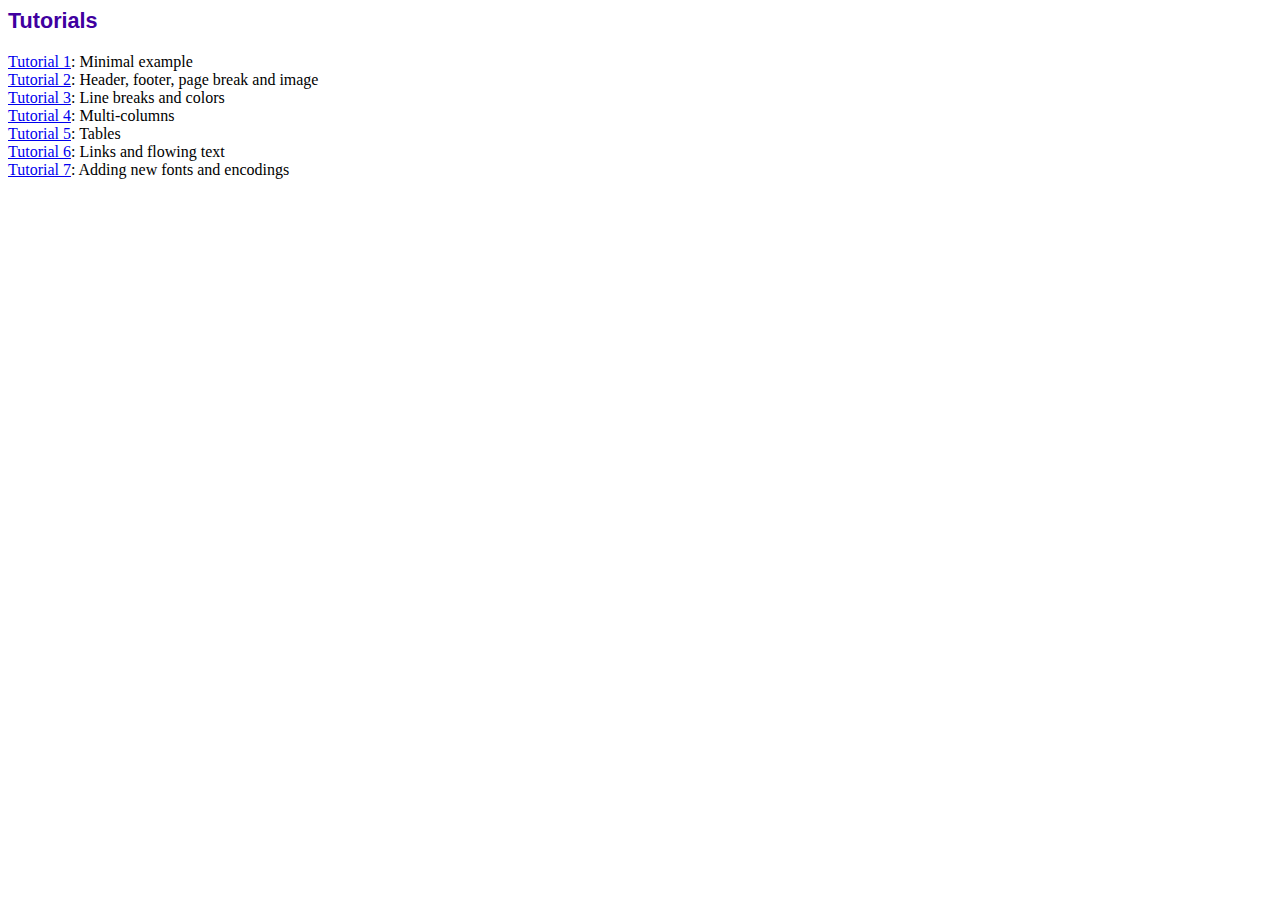
<file: production/pdffolder/tutorial/index.htm>
<!DOCTYPE html PUBLIC "-//W3C//DTD HTML 4.01 Transitional//EN">
<html>
<head>
<meta http-equiv="Content-Type" content="text/html; charset=ISO-8859-1">
<title>Tutorials</title>
<link type="text/css" rel="stylesheet" href="../fpdf.css">
</head>
<body>
<h1>Tutorials</h1>
<ul style="list-style-type:none; margin-left:0; padding-left:0">
<li><a href="tuto1.htm">Tutorial 1</a>: Minimal example</li>
<li><a href="tuto2.htm">Tutorial 2</a>: Header, footer, page break and image</li>
<li><a href="tuto3.htm">Tutorial 3</a>: Line breaks and colors</li>
<li><a href="tuto4.htm">Tutorial 4</a>: Multi-columns</li>
<li><a href="tuto5.htm">Tutorial 5</a>: Tables</li>
<li><a href="tuto6.htm">Tutorial 6</a>: Links and flowing text</li>
<li><a href="tuto7.htm">Tutorial 7</a>: Adding new fonts and encodings</li>
</ul>
</body>
</html>
</file>
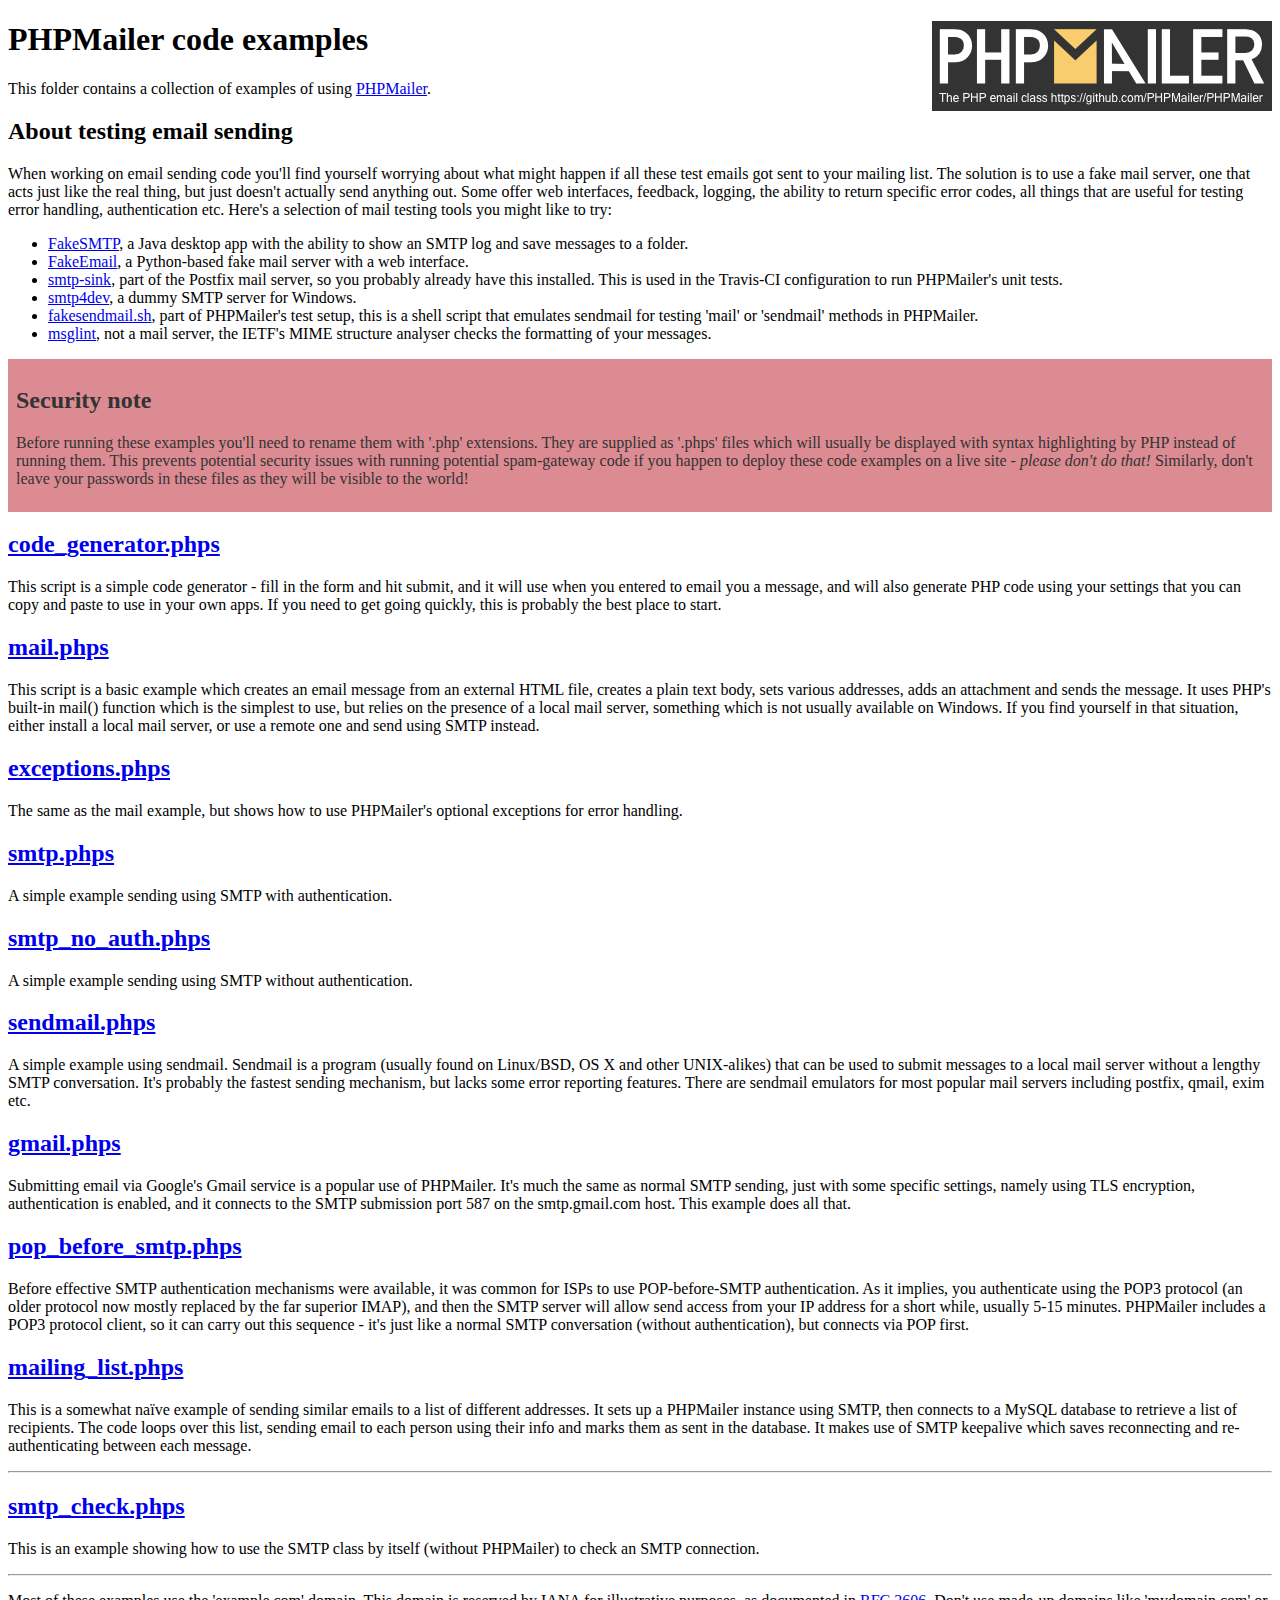
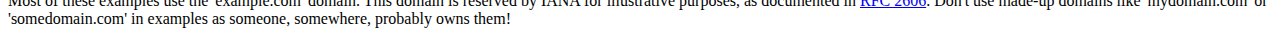
<file: production/PHPMailer/examples/index.html>
<!DOCTYPE html>
<html>
<head>
	<meta charset="UTF-8">
	<title>PHPMailer Examples</title>
</head>
<body>
<h1>PHPMailer code examples<a href="https://github.com/PHPMailer/PHPMailer"><img src="images/phpmailer.png" style="float:right; border:0;" alt="PHPMailer logo"></a></h1>
<p>This folder contains a collection of examples of using <a href="https://github.com/PHPMailer/PHPMailer">PHPMailer</a>.</p>
<h2>About testing email sending</h2>
<p>When working on email sending code you'll find yourself worrying about what might happen if all these test emails got sent to your mailing list. The solution is to use a fake mail server, one that acts just like the real thing, but just doesn't actually send anything out. Some offer web interfaces, feedback, logging, the ability to return specific error codes, all things that are useful for testing error handling, authentication etc. Here's a selection of mail testing tools you might like to try:</p>
<ul>
  <li><a href="https://github.com/Nilhcem/FakeSMTP">FakeSMTP</a>, a Java desktop app with the ability to show an SMTP log and save messages to a folder. </li>
  <li><a href="https://github.com/isotoma/FakeEmail">FakeEmail</a>, a Python-based fake mail server with a web interface.</li>
  <li><a href="http://www.postfix.org/smtp-sink.1.html">smtp-sink</a>, part of the Postfix mail server, so you probably already have this installed. This is used in the Travis-CI configuration to run PHPMailer's unit tests.</li>
  <li><a href="http://smtp4dev.codeplex.com">smtp4dev</a>, a dummy SMTP server for Windows.</li>
  <li><a href="https://github.com/PHPMailer/PHPMailer/blob/master/test/fakesendmail.sh">fakesendmail.sh</a>, part of PHPMailer's test setup, this is a shell script that emulates sendmail for testing 'mail' or 'sendmail' methods in PHPMailer.</li>
  <li><a href="http://tools.ietf.org/tools/msglint/">msglint</a>, not a mail server, the IETF's MIME structure analyser checks the formatting of your messages.</li>
</ul>
<div style="padding: 8px; color: #333333; background-color: #dc8b92">
<h2>Security note</h2>
<p>Before running these examples you'll need to rename them with '.php' extensions. They are supplied as '.phps' files which will usually be displayed with syntax highlighting by PHP instead of running them. This prevents potential security issues with running potential spam-gateway code if you happen to deploy these code examples on a live site - <em>please don't do that!</em> Similarly, don't leave your passwords in these files as they will be visible to the world!</p>
</div>
<h2><a href="code_generator.phps">code_generator.phps</a></h2>
<p>This script is a simple code generator - fill in the form and hit submit, and it will use when you entered to email you a message, and will also generate PHP code using your settings that you can copy and paste to use in your own apps. If you need to get going quickly, this is probably the best place to start.</p>
<h2><a href="mail.phps">mail.phps</a></h2>
<p>This script is a basic example which creates an email message from an external HTML file, creates a plain text body, sets various addresses, adds an attachment and sends the message. It uses PHP's built-in mail() function which is the simplest to use, but relies on the presence of a local mail server, something which is not usually available on Windows. If you find yourself in that situation, either install a local mail server, or use a remote one and send using SMTP instead.</p>
<h2><a href="exceptions.phps">exceptions.phps</a></h2>
<p>The same as the mail example, but shows how to use PHPMailer's optional exceptions for error handling.</p>
<h2><a href="smtp.phps">smtp.phps</a></h2>
<p>A simple example sending using SMTP with authentication.</p>
<h2><a href="smtp_no_auth.phps">smtp_no_auth.phps</a></h2>
<p>A simple example sending using SMTP without authentication.</p>
<h2><a href="sendmail.phps">sendmail.phps</a></h2>
<p>A simple example using sendmail. Sendmail is a program (usually found on Linux/BSD, OS X and other UNIX-alikes) that can be used to submit messages to a local mail server without a lengthy SMTP conversation. It's probably the fastest sending mechanism, but lacks some error reporting features. There are sendmail emulators for most popular mail servers including postfix, qmail, exim etc.</p>
<h2><a href="gmail.phps">gmail.phps</a></h2>
<p>Submitting email via Google's Gmail service is a popular use of PHPMailer. It's much the same as normal SMTP sending, just with some specific settings, namely using TLS encryption, authentication is enabled, and it connects to the SMTP submission port 587 on the smtp.gmail.com host. This example does all that.</p>
<h2><a href="pop_before_smtp.phps">pop_before_smtp.phps</a></h2>
<p>Before effective SMTP authentication mechanisms were available, it was common for ISPs to use POP-before-SMTP authentication. As it implies, you authenticate using the POP3 protocol (an older protocol now mostly replaced by the far superior IMAP), and then the SMTP server will allow send access from your IP address for a short while, usually 5-15 minutes. PHPMailer includes a POP3 protocol client, so it can carry out this sequence - it's just like a normal SMTP conversation (without authentication), but connects via POP first.</p>
<h2><a href="mailing_list.phps">mailing_list.phps</a></h2>
<p>This is a somewhat naïve example of sending similar emails to a list of different addresses. It sets up a PHPMailer instance using SMTP, then connects to a MySQL database to retrieve a list of recipients. The code loops over this list, sending email to each person using their info and marks them as sent in the database. It makes use of SMTP keepalive which saves reconnecting and re-authenticating between each message.</p>
<hr>
<h2><a href="smtp_check.phps">smtp_check.phps</a></h2>
<p>This is an example showing how to use the SMTP class by itself (without PHPMailer) to check an SMTP connection.</p>
<hr>
<p>Most of these examples use the 'example.com' domain. This domain is reserved by IANA for illustrative purposes, as documented in <a href="http://tools.ietf.org/html/rfc2606">RFC 2606</a>. Don't use made-up domains like 'mydomain.com' or 'somedomain.com' in examples as someone, somewhere, probably owns them!</p>
</body>
</html>
</file>
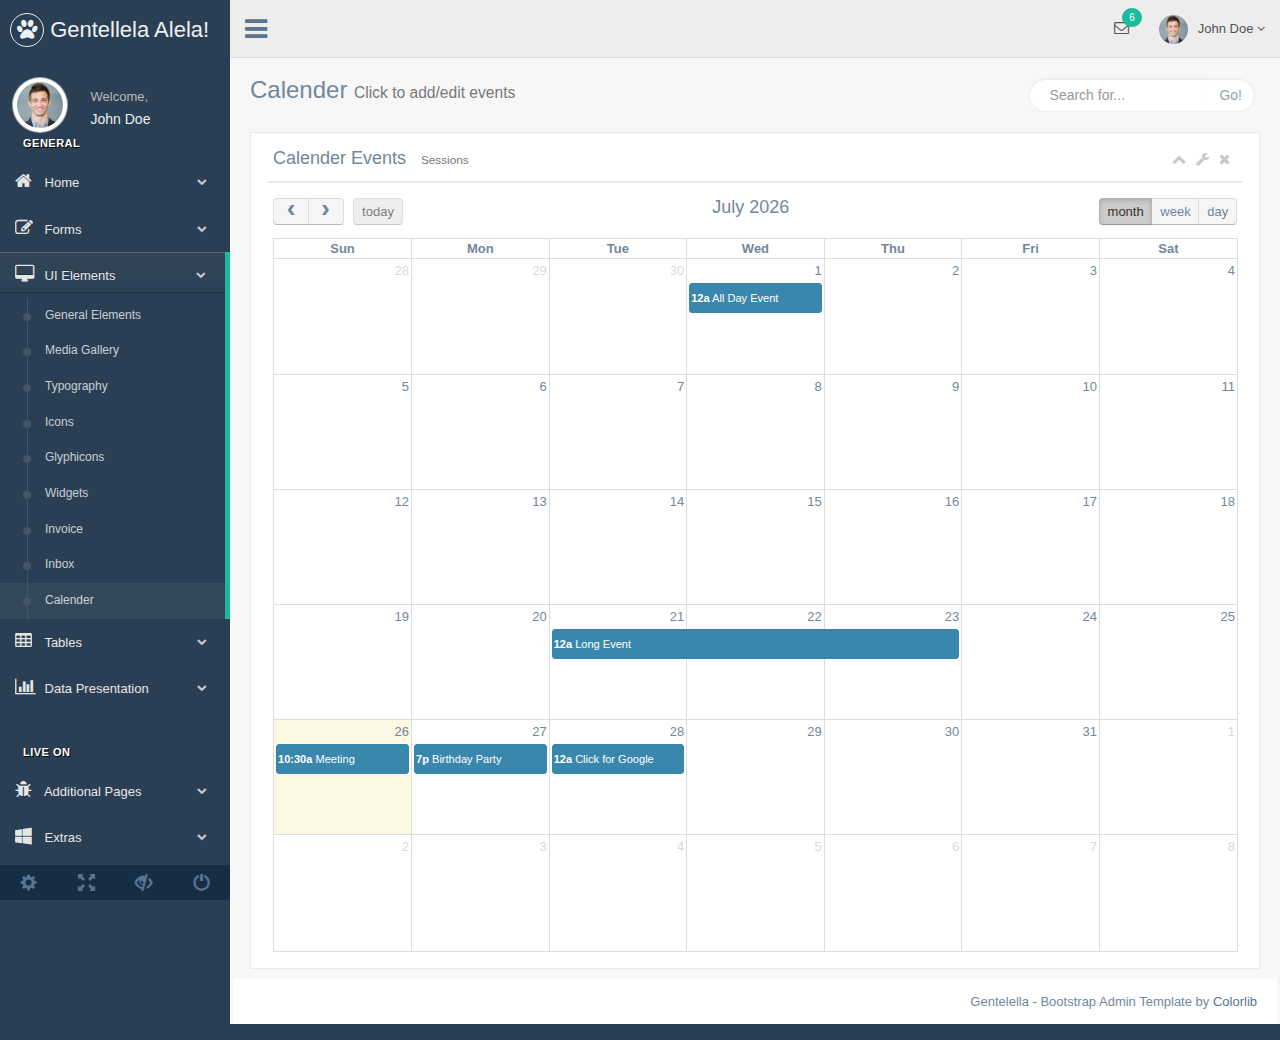
<file: production/calender.html>
<!DOCTYPE html>
<html lang="en">

<head>
  <meta http-equiv="Content-Type" content="text/html; charset=UTF-8">
  <!-- Meta, title, CSS, favicons, etc. -->
  <meta charset="utf-8">
  <meta http-equiv="X-UA-Compatible" content="IE=edge">
  <meta name="viewport" content="width=device-width, initial-scale=1">

  <title>Gentallela Alela! | </title>

  <!-- Bootstrap core CSS -->

  <link href="css/bootstrap.min.css" rel="stylesheet">

  <link href="fonts/css/font-awesome.min.css" rel="stylesheet">
  <link href="css/animate.min.css" rel="stylesheet">

  <!-- Custom styling plus plugins -->
  <link href="css/custom.css" rel="stylesheet">
  <link href="css/icheck/flat/green.css" rel="stylesheet">

  <link href="css/calendar/fullcalendar.css" rel="stylesheet">
  <link href="css/calendar/fullcalendar.print.css" rel="stylesheet" media="print">

  <script src="js/jquery.min.js"></script>

  <!--[if lt IE 9]>
            <script src="../assets/js/ie8-responsive-file-warning.js"></script>
            <![endif]-->

  <!-- HTML5 shim and Respond.js for IE8 support of HTML5 elements and media queries -->
  <!--[if lt IE 9]>
              <script src="https://oss.maxcdn.com/html5shiv/3.7.2/html5shiv.min.js"></script>
              <script src="https://oss.maxcdn.com/respond/1.4.2/respond.min.js"></script>
            <![endif]-->

</head>


<body class="nav-md">

  <div class="container body">


    <div class="main_container">

      <div class="col-md-3 left_col">
        <div class="left_col scroll-view">

          <div class="navbar nav_title" style="border: 0;">
            <a href="index.html" class="site_title"><i class="fa fa-paw"></i> <span>Gentellela Alela!</span></a>
          </div>
          <div class="clearfix"></div>


          <!-- menu prile quick info -->
          <div class="profile">
            <div class="profile_pic">
              <img src="images/img.jpg" alt="..." class="img-circle profile_img">
            </div>
            <div class="profile_info">
              <span>Welcome,</span>
              <h2>John Doe</h2>
            </div>
          </div>
          <!-- /menu prile quick info -->

          <br />

          <!-- sidebar menu -->
          <div id="sidebar-menu" class="main_menu_side hidden-print main_menu">

            <div class="menu_section">
              <h3>General</h3>
              <ul class="nav side-menu">
                <li><a><i class="fa fa-home"></i> Home <span class="fa fa-chevron-down"></span></a>
                  <ul class="nav child_menu" style="display: none">
                    <li><a href="index.html">Dashboard</a>
                    </li>
                    <li><a href="index2.html">Dashboard2</a>
                    </li>
                    <li><a href="index3.html">Dashboard3</a>
                    </li>
                  </ul>
                </li>
                <li><a><i class="fa fa-edit"></i> Forms <span class="fa fa-chevron-down"></span></a>
                  <ul class="nav child_menu" style="display: none">
                    <li><a href="form.html">General Form</a>
                    </li>
                    <li><a href="form_advanced.html">Advanced Components</a>
                    </li>
                    <li><a href="form_validation.html">Form Validation</a>
                    </li>
                    <li><a href="form_wizards.html">Form Wizard</a>
                    </li>
                    <li><a href="form_upload.html">Form Upload</a>
                    </li>
                    <li><a href="form_buttons.html">Form Buttons</a>
                    </li>
                  </ul>
                </li>
                <li><a><i class="fa fa-desktop"></i> UI Elements <span class="fa fa-chevron-down"></span></a>
                  <ul class="nav child_menu" style="display: none">
                    <li><a href="general_elements.html">General Elements</a>
                    </li>
                    <li><a href="media_gallery.html">Media Gallery</a>
                    </li>
                    <li><a href="typography.html">Typography</a>
                    </li>
                    <li><a href="icons.html">Icons</a>
                    </li>
                    <li><a href="glyphicons.html">Glyphicons</a>
                    </li>
                    <li><a href="widgets.html">Widgets</a>
                    </li>
                    <li><a href="invoice.html">Invoice</a>
                    </li>
                    <li><a href="inbox.html">Inbox</a>
                    </li>
                    <li><a href="calender.html">Calender</a>
                    </li>
                  </ul>
                </li>
                <li><a><i class="fa fa-table"></i> Tables <span class="fa fa-chevron-down"></span></a>
                  <ul class="nav child_menu" style="display: none">
                    <li><a href="tables.html">Tables</a></li>
                    <li><a href="tables_dynamic.html">Table Dynamic</a></li>
                  </ul>
                </li>
                <li><a><i class="fa fa-bar-chart-o"></i> Data Presentation <span class="fa fa-chevron-down"></span></a>
                  <ul class="nav child_menu" style="display: none">
                    <li><a href="chartjs.html">Chart JS</a></li>
                    <li><a href="chartjs2.html">Chart JS2</a></li>
                    <li><a href="morisjs.html">Moris JS</a></li>
                    <li><a href="echarts.html">ECharts </a></li>
                    <li><a href="other_charts.html">Other Charts </a></li>
                  </ul>
                </li>
              </ul>
            </div>
            <div class="menu_section">
              <h3>Live On</h3>
              <ul class="nav side-menu">
                <li><a><i class="fa fa-bug"></i> Additional Pages <span class="fa fa-chevron-down"></span></a>
                  <ul class="nav child_menu" style="display: none">
                    <li><a href="e_commerce.html">E-commerce</a>
                    </li>
                    <li><a href="projects.html">Projects</a>
                    </li>
                    <li><a href="project_detail.html">Project Detail</a>
                    </li>
                    <li><a href="contacts.html">Contacts</a>
                    </li>
                    <li><a href="profile.html">Profile</a>
                    </li>
                  </ul>
                </li>
                <li><a><i class="fa fa-windows"></i> Extras <span class="fa fa-chevron-down"></span></a>
                  <ul class="nav child_menu" style="display: none">
                    <li><a href="page_404.html">404 Error</a>
                    </li>
                    <li><a href="page_500.html">500 Error</a>
                    </li>
                    <li><a href="plain_page.html">Plain Page</a>
                    </li>
                    <li><a href="login.html">Login Page</a>
                    </li>
                    <li><a href="pricing_tables.html">Pricing Tables</a>
                    </li>

                  </ul>
                </li>
                <li><a><i class="fa fa-laptop"></i> Landing Page <span class="label label-success pull-right">Coming Soon</span></a>
                </li>
              </ul>
            </div>

          </div>
          <!-- /sidebar menu -->

          <!-- /menu footer buttons -->
          <div class="sidebar-footer hidden-small">
            <a data-toggle="tooltip" data-placement="top" title="Settings">
              <span class="glyphicon glyphicon-cog" aria-hidden="true"></span>
            </a>
            <a data-toggle="tooltip" data-placement="top" title="FullScreen">
              <span class="glyphicon glyphicon-fullscreen" aria-hidden="true"></span>
            </a>
            <a data-toggle="tooltip" data-placement="top" title="Lock">
              <span class="glyphicon glyphicon-eye-close" aria-hidden="true"></span>
            </a>
            <a data-toggle="tooltip" data-placement="top" title="Logout">
              <span class="glyphicon glyphicon-off" aria-hidden="true"></span>
            </a>
          </div>
          <!-- /menu footer buttons -->
        </div>
      </div>

      <!-- top navigation -->
      <div class="top_nav">

        <div class="nav_menu">
          <nav class="" role="navigation">
            <div class="nav toggle">
              <a id="menu_toggle"><i class="fa fa-bars"></i></a>
            </div>

            <ul class="nav navbar-nav navbar-right">
              <li class="">
                <a href="javascript:;" class="user-profile dropdown-toggle" data-toggle="dropdown" aria-expanded="false">
                  <img src="images/img.jpg" alt="">John Doe
                  <span class=" fa fa-angle-down"></span>
                </a>
                <ul class="dropdown-menu dropdown-usermenu animated fadeInDown pull-right">
                  <li><a href="javascript:;">  Profile</a>
                  </li>
                  <li>
                    <a href="javascript:;">
                      <span class="badge bg-red pull-right">50%</span>
                      <span>Settings</span>
                    </a>
                  </li>
                  <li>
                    <a href="javascript:;">Help</a>
                  </li>
                  <li><a href="login.html"><i class="fa fa-sign-out pull-right"></i> Log Out</a>
                  </li>
                </ul>
              </li>

              <li role="presentation" class="dropdown">
                <a href="javascript:;" class="dropdown-toggle info-number" data-toggle="dropdown" aria-expanded="false">
                  <i class="fa fa-envelope-o"></i>
                  <span class="badge bg-green">6</span>
                </a>
                <ul id="menu1" class="dropdown-menu list-unstyled msg_list animated fadeInDown" role="menu">
                  <li>
                    <a>
                      <span class="image">
                                                    <img src="images/img.jpg" alt="Profile Image" />
                                                </span>
                      <span>
                                                    <span>John Smith</span>
                      <span class="time">3 mins ago</span>
                      </span>
                      <span class="message">
                                                    Film festivals used to be do-or-die moments for movie makers. They were where...
                                                </span>
                    </a>
                  </li>
                  <li>
                    <a>
                      <span class="image">
                                                    <img src="images/img.jpg" alt="Profile Image" />
                                                </span>
                      <span>
                                                    <span>John Smith</span>
                      <span class="time">3 mins ago</span>
                      </span>
                      <span class="message">
                                                    Film festivals used to be do-or-die moments for movie makers. They were where...
                                                </span>
                    </a>
                  </li>
                  <li>
                    <a>
                      <span class="image">
                                                    <img src="images/img.jpg" alt="Profile Image" />
                                                </span>
                      <span>
                                                    <span>John Smith</span>
                      <span class="time">3 mins ago</span>
                      </span>
                      <span class="message">
                                                    Film festivals used to be do-or-die moments for movie makers. They were where...
                                                </span>
                    </a>
                  </li>
                  <li>
                    <a>
                      <span class="image">
                                                    <img src="images/img.jpg" alt="Profile Image" />
                                                </span>
                      <span>
                                                    <span>John Smith</span>
                      <span class="time">3 mins ago</span>
                      </span>
                      <span class="message">
                                                    Film festivals used to be do-or-die moments for movie makers. They were where...
                                                </span>
                    </a>
                  </li>
                  <li>
                    <div class="text-center">
                      <a>
                        <strong>See All Alerts</strong>
                        <i class="fa fa-angle-right"></i>
                      </a>
                    </div>
                  </li>
                </ul>
              </li>

            </ul>
          </nav>
        </div>

      </div>
      <!-- /top navigation -->

      <!-- page content -->
      <div class="right_col" role="main">
        <div class="">

          <div class="page-title">
            <div class="title_left">
              <h3>
                                    Calender
                                    <small>
                                        Click to add/edit events
                                    </small>
                                </h3>
            </div>

            <div class="title_right">
              <div class="col-md-5 col-sm-5 col-xs-12 form-group pull-right top_search">
                <div class="input-group">
                  <input type="text" class="form-control" placeholder="Search for...">
                  <span class="input-group-btn">
                                            <button class="btn btn-default" type="button">Go!</button>
                                        </span>
                </div>
              </div>
            </div>
          </div>
          <div class="clearfix"></div>

          <div class="row">
            <div class="col-md-12">
              <div class="x_panel">
                <div class="x_title">
                  <h2>Calender Events <small>Sessions</small></h2>
                  <ul class="nav navbar-right panel_toolbox">
                    <li><a class="collapse-link"><i class="fa fa-chevron-up"></i></a>
                    </li>
                    <li class="dropdown">
                      <a href="#" class="dropdown-toggle" data-toggle="dropdown" role="button" aria-expanded="false"><i class="fa fa-wrench"></i></a>
                      <ul class="dropdown-menu" role="menu">
                        <li><a href="#">Settings 1</a>
                        </li>
                        <li><a href="#">Settings 2</a>
                        </li>
                      </ul>
                    </li>
                    <li><a class="close-link"><i class="fa fa-close"></i></a>
                    </li>
                  </ul>
                  <div class="clearfix"></div>
                </div>
                <div class="x_content">

                  <div id='calendar'></div>

                </div>
              </div>
            </div>
          </div>
        </div>

        <!-- footer content -->
        <footer>
          <div class="copyright-info">
            <p class="pull-right">Gentelella - Bootstrap Admin Template by <a href="https://colorlib.com">Colorlib</a>
            </p>
          </div>
          <div class="clearfix"></div>
        </footer>
        <!-- /footer content -->

      </div>


      <!-- Start Calender modal -->
      <div id="CalenderModalNew" class="modal fade" tabindex="-1" role="dialog" aria-labelledby="myModalLabel" aria-hidden="true">
        <div class="modal-dialog">
          <div class="modal-content">

            <div class="modal-header">
              <button type="button" class="close" data-dismiss="modal" aria-hidden="true">×</button>
              <h4 class="modal-title" id="myModalLabel">New Calender Entry</h4>
            </div>
            <div class="modal-body">
              <div id="testmodal" style="padding: 5px 20px;">
                <form id="antoform" class="form-horizontal calender" role="form">
                  <div class="form-group">
                    <label class="col-sm-3 control-label">Title</label>
                    <div class="col-sm-9">
                      <input type="text" class="form-control" id="title" name="title">
                    </div>
                  </div>
                  <div class="form-group">
                    <label class="col-sm-3 control-label">Description</label>
                    <div class="col-sm-9">
                      <textarea class="form-control" style="height:55px;" id="descr" name="descr"></textarea>
                    </div>
                  </div>
                </form>
              </div>
            </div>
            <div class="modal-footer">
              <button type="button" class="btn btn-default antoclose" data-dismiss="modal">Close</button>
              <button type="button" class="btn btn-primary antosubmit">Save changes</button>
            </div>
          </div>
        </div>
      </div>
      <div id="CalenderModalEdit" class="modal fade" tabindex="-1" role="dialog" aria-labelledby="myModalLabel" aria-hidden="true">
        <div class="modal-dialog">
          <div class="modal-content">

            <div class="modal-header">
              <button type="button" class="close" data-dismiss="modal" aria-hidden="true">×</button>
              <h4 class="modal-title" id="myModalLabel2">Edit Calender Entry</h4>
            </div>
            <div class="modal-body">

              <div id="testmodal2" style="padding: 5px 20px;">
                <form id="antoform2" class="form-horizontal calender" role="form">
                  <div class="form-group">
                    <label class="col-sm-3 control-label">Title</label>
                    <div class="col-sm-9">
                      <input type="text" class="form-control" id="title2" name="title2">
                    </div>
                  </div>
                  <div class="form-group">
                    <label class="col-sm-3 control-label">Description</label>
                    <div class="col-sm-9">
                      <textarea class="form-control" style="height:55px;" id="descr2" name="descr"></textarea>
                    </div>
                  </div>

                </form>
              </div>
            </div>
            <div class="modal-footer">
              <button type="button" class="btn btn-default antoclose2" data-dismiss="modal">Close</button>
              <button type="button" class="btn btn-primary antosubmit2">Save changes</button>
            </div>
          </div>
        </div>
      </div>

      <div id="fc_create" data-toggle="modal" data-target="#CalenderModalNew"></div>
      <div id="fc_edit" data-toggle="modal" data-target="#CalenderModalEdit"></div>

      <!-- End Calender modal -->
      <!-- /page content -->
    </div>

  </div>

  <div id="custom_notifications" class="custom-notifications dsp_none">
    <ul class="list-unstyled notifications clearfix" data-tabbed_notifications="notif-group">
    </ul>
    <div class="clearfix"></div>
    <div id="notif-group" class="tabbed_notifications"></div>
  </div>

  <script src="js/bootstrap.min.js"></script>

  <script src="js/nprogress.js"></script>
  
  <!-- bootstrap progress js -->
  <script src="js/progressbar/bootstrap-progressbar.min.js"></script>
  <script src="js/nicescroll/jquery.nicescroll.min.js"></script>
  <!-- icheck -->
  <script src="js/icheck/icheck.min.js"></script>

  <script src="js/custom.js"></script>

  <script src="js/moment/moment.min.js"></script>
  <script src="js/calendar/fullcalendar.min.js"></script>
  <!-- pace -->
  <script src="js/pace/pace.min.js"></script>
  <script>
    $(window).load(function() {

      var date = new Date();
      var d = date.getDate();
      var m = date.getMonth();
      var y = date.getFullYear();
      var started;
      var categoryClass;

      var calendar = $('#calendar').fullCalendar({
        header: {
          left: 'prev,next today',
          center: 'title',
          right: 'month,agendaWeek,agendaDay'
        },
        selectable: true,
        selectHelper: true,
        select: function(start, end, allDay) {
          $('#fc_create').click();

          started = start;
          ended = end

          $(".antosubmit").on("click", function() {
            var title = $("#title").val();
            if (end) {
              ended = end
            }
            categoryClass = $("#event_type").val();

            if (title) {
              calendar.fullCalendar('renderEvent', {
                  title: title,
                  start: started,
                  end: end,
                  allDay: allDay
                },
                true // make the event "stick"
              );
            }
            $('#title').val('');
            calendar.fullCalendar('unselect');

            $('.antoclose').click();

            return false;
          });
        },
        eventClick: function(calEvent, jsEvent, view) {
          //alert(calEvent.title, jsEvent, view);

          $('#fc_edit').click();
          $('#title2').val(calEvent.title);
          categoryClass = $("#event_type").val();

          $(".antosubmit2").on("click", function() {
            calEvent.title = $("#title2").val();

            calendar.fullCalendar('updateEvent', calEvent);
            $('.antoclose2').click();
          });
          calendar.fullCalendar('unselect');
        },
        editable: true,
        events: [{
          title: 'All Day Event',
          start: new Date(y, m, 1)
        }, {
          title: 'Long Event',
          start: new Date(y, m, d - 5),
          end: new Date(y, m, d - 2)
        }, {
          title: 'Meeting',
          start: new Date(y, m, d, 10, 30),
          allDay: false
        }, {
          title: 'Lunch',
          start: new Date(y, m, d + 14, 12, 0),
          end: new Date(y, m, d, 14, 0),
          allDay: false
        }, {
          title: 'Birthday Party',
          start: new Date(y, m, d + 1, 19, 0),
          end: new Date(y, m, d + 1, 22, 30),
          allDay: false
        }, {
          title: 'Click for Google',
          start: new Date(y, m, 28),
          end: new Date(y, m, 29),
          url: 'http://google.com/'
        }]
      });
    });
  </script>
</body>

</html>
</file>
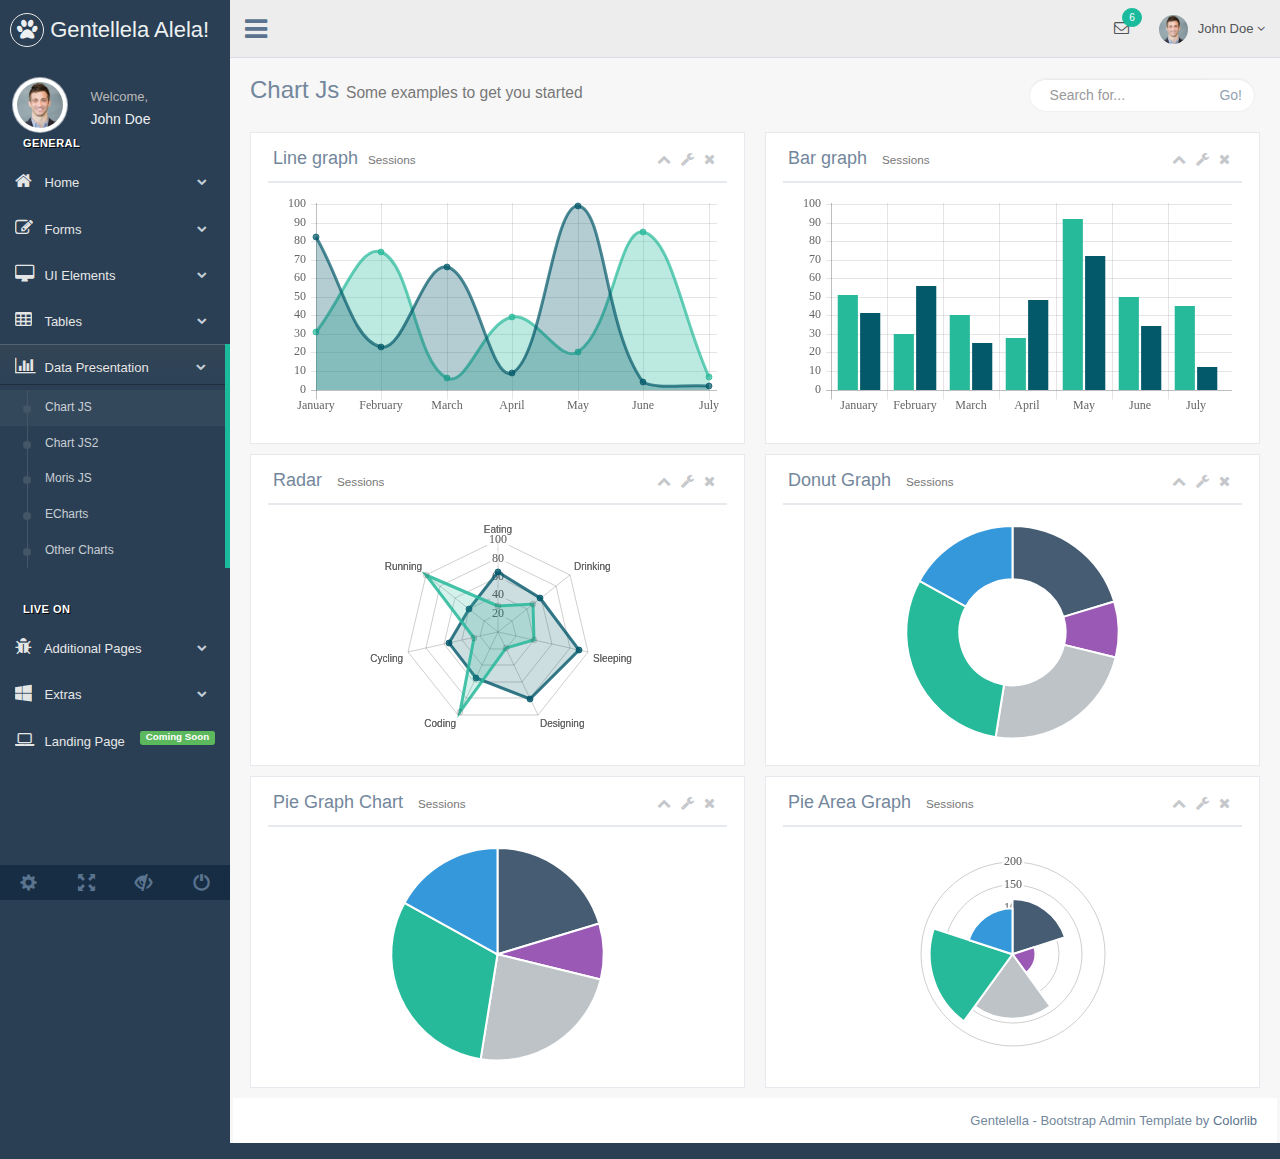
<file: production/chartjs.html>
<!DOCTYPE html>
<html lang="en">

<head>
  <meta http-equiv="Content-Type" content="text/html; charset=UTF-8">
  <!-- Meta, title, CSS, favicons, etc. -->
  <meta charset="utf-8">
  <meta http-equiv="X-UA-Compatible" content="IE=edge">
  <meta name="viewport" content="width=device-width, initial-scale=1">

  <title>Chart JS Graph Examples | Gentallela Alela! by Colorlib</title>

  <link href="css/bootstrap.min.css" rel="stylesheet">
  <link href="fonts/css/font-awesome.min.css" rel="stylesheet">
  <link href="css/animate.min.css" rel="stylesheet">
  <link href="css/custom.css" rel="stylesheet">
  <link href="css/icheck/flat/green.css" rel="stylesheet">
  <script src="js/jquery.min.js"></script>

  <!-- HTML5 shim and Respond.js for IE8 support of HTML5 elements and media queries -->
  <!--[if lt IE 9]>
          <script src="https://oss.maxcdn.com/html5shiv/3.7.2/html5shiv.min.js"></script>
          <script src="https://oss.maxcdn.com/respond/1.4.2/respond.min.js"></script>
    <![endif]-->

</head>


<body class="nav-md">

  <div class="container body">


    <div class="main_container">

      <div class="col-md-3 left_col">
        <div class="left_col scroll-view">

          <div class="navbar nav_title" style="border: 0;">
            <a href="index.html" class="site_title"><i class="fa fa-paw"></i> <span>Gentellela Alela!</span></a>
          </div>
          <div class="clearfix"></div>


          <!-- menu prile quick info -->
          <div class="profile">
            <div class="profile_pic">
              <img src="images/img.jpg" alt="..." class="img-circle profile_img">
            </div>
            <div class="profile_info">
              <span>Welcome,</span>
              <h2>John Doe</h2>
            </div>
          </div>
          <!-- /menu prile quick info -->

          <!-- sidebar menu -->
          <div id="sidebar-menu" class="main_menu_side hidden-print main_menu">

            <div class="menu_section">

              <h3>General</h3>
              <ul class="nav side-menu">
                <li><a><i class="fa fa-home"></i> Home <span class="fa fa-chevron-down"></span></a>
                  <ul class="nav child_menu" style="display: none">
                    <li><a href="index.html">Dashboard</a>
                    </li>
                    <li><a href="index2.html">Dashboard2</a>
                    </li>
                    <li><a href="index3.html">Dashboard3</a>
                    </li>
                  </ul>
                </li>
                <li><a><i class="fa fa-edit"></i> Forms <span class="fa fa-chevron-down"></span></a>
                  <ul class="nav child_menu" style="display: none">
                    <li><a href="form.html">General Form</a>
                    </li>
                    <li><a href="form_advanced.html">Advanced Components</a>
                    </li>
                    <li><a href="form_validation.html">Form Validation</a>
                    </li>
                    <li><a href="form_wizards.html">Form Wizard</a>
                    </li>
                    <li><a href="form_upload.html">Form Upload</a>
                    </li>
                    <li><a href="form_buttons.html">Form Buttons</a>
                    </li>
                  </ul>
                </li>
                <li><a><i class="fa fa-desktop"></i> UI Elements <span class="fa fa-chevron-down"></span></a>
                  <ul class="nav child_menu" style="display: none">
                    <li><a href="general_elements.html">General Elements</a>
                    </li>
                    <li><a href="media_gallery.html">Media Gallery</a>
                    </li>
                    <li><a href="typography.html">Typography</a>
                    </li>
                    <li><a href="icons.html">Icons</a>
                    </li>
                    <li><a href="glyphicons.html">Glyphicons</a>
                    </li>
                    <li><a href="widgets.html">Widgets</a>
                    </li>
                    <li><a href="invoice.html">Invoice</a>
                    </li>
                    <li><a href="inbox.html">Inbox</a>
                    </li>
                    <li><a href="calender.html">Calender</a>
                    </li>
                  </ul>
                </li>
                <li><a><i class="fa fa-table"></i> Tables <span class="fa fa-chevron-down"></span></a>
                  <ul class="nav child_menu" style="display: none">
                    <li><a href="tables.html">Tables</a>
                    </li>
                    <li><a href="tables_dynamic.html">Table Dynamic</a>
                    </li>
                  </ul>
                </li>
                <li><a><i class="fa fa-bar-chart-o"></i> Data Presentation <span class="fa fa-chevron-down"></span></a>
                  <ul class="nav child_menu" style="display: none">
                    <li><a href="chartjs.html">Chart JS</a>
                    </li>
                    <li><a href="chartjs2.html">Chart JS2</a>
                    </li>
                    <li><a href="morisjs.html">Moris JS</a>
                    </li>
                    <li><a href="echarts.html">ECharts </a>
                    </li>
                    <li><a href="other_charts.html">Other Charts </a>
                    </li>
                  </ul>
                </li>
              </ul>
            </div>
            <div class="menu_section">
              <h3>Live On</h3>
              <ul class="nav side-menu">
                <li><a><i class="fa fa-bug"></i> Additional Pages <span class="fa fa-chevron-down"></span></a>
                  <ul class="nav child_menu" style="display: none">
                    <li><a href="e_commerce.html">E-commerce</a>
                    </li>
                    <li><a href="projects.html">Projects</a>
                    </li>
                    <li><a href="project_detail.html">Project Detail</a>
                    </li>
                    <li><a href="contacts.html">Contacts</a>
                    </li>
                    <li><a href="profile.html">Profile</a>
                    </li>
                    <li><a href="real_estate.html">Real Estate</a>
                    </li>

                  </ul>
                </li>
                <li><a><i class="fa fa-windows"></i> Extras <span class="fa fa-chevron-down"></span></a>
                  <ul class="nav child_menu" style="display: none">
                    <li><a href="page_404.html">404 Error</a>
                    </li>
                    <li><a href="page_500.html">500 Error</a>
                    </li>
                    <li><a href="plain_page.html">Plain Page</a>
                    </li>
                    <li><a href="login.html">Login Page</a>
                    </li>
                    <li><a href="pricing_tables.html">Pricing Tables</a>
                    </li>

                  </ul>
                </li>
                <li><a><i class="fa fa-laptop"></i> Landing Page <span class="label label-success pull-right">Coming Soon</span></a>
                </li>
              </ul>
            </div>

          </div>
          <!-- /sidebar menu -->

          <!-- /menu footer buttons -->
          <div class="sidebar-footer hidden-small">
            <a data-toggle="tooltip" data-placement="top" title="Settings">
              <span class="glyphicon glyphicon-cog" aria-hidden="true"></span>
            </a>
            <a data-toggle="tooltip" data-placement="top" title="FullScreen">
              <span class="glyphicon glyphicon-fullscreen" aria-hidden="true"></span>
            </a>
            <a data-toggle="tooltip" data-placement="top" title="Lock">
              <span class="glyphicon glyphicon-eye-close" aria-hidden="true"></span>
            </a>
            <a data-toggle="tooltip" data-placement="top" title="Logout">
              <span class="glyphicon glyphicon-off" aria-hidden="true"></span>
            </a>
          </div>
          <!-- /menu footer buttons -->
        </div>
      </div>

      <!-- top navigation -->
      <div class="top_nav">

        <div class="nav_menu">
          <nav class="" role="navigation">
            <div class="nav toggle">
              <a id="menu_toggle"><i class="fa fa-bars"></i></a>
            </div>

            <ul class="nav navbar-nav navbar-right">
              <li class="">
                <a href="javascript:;" class="user-profile dropdown-toggle" data-toggle="dropdown" aria-expanded="false">
                  <img src="images/img.jpg" alt="">John Doe
                  <span class=" fa fa-angle-down"></span>
                </a>
                <ul class="dropdown-menu dropdown-usermenu animated fadeInDown pull-right">
                  <li><a href="javascript:;">  Profile</a>
                  </li>
                  <li>
                    <a href="javascript:;">
                      <span class="badge bg-red pull-right">50%</span>
                      <span>Settings</span>
                    </a>
                  </li>
                  <li>
                    <a href="javascript:;">Help</a>
                  </li>
                  <li><a href="login.html"><i class="fa fa-sign-out pull-right"></i> Log Out</a>
                  </li>
                </ul>
              </li>

              <li role="presentation" class="dropdown">
                <a href="javascript:;" class="dropdown-toggle info-number" data-toggle="dropdown" aria-expanded="false">
                  <i class="fa fa-envelope-o"></i>
                  <span class="badge bg-green">6</span>
                </a>
                <ul id="menu1" class="dropdown-menu list-unstyled msg_list animated fadeInDown" role="menu">
                  <li>
                    <a>
                      <span class="image">
                                        <img src="images/img.jpg" alt="Profile Image" />
                                    </span>
                      <span>
                                        <span>John Smith</span>
                      <span class="time">3 mins ago</span>
                      </span>
                      <span class="message">
                                        Film festivals used to be do-or-die moments for movie makers. They were where...
                                    </span>
                    </a>
                  </li>
                  <li>
                    <a>
                      <span class="image">
                                        <img src="images/img.jpg" alt="Profile Image" />
                                    </span>
                      <span>
                                        <span>John Smith</span>
                      <span class="time">3 mins ago</span>
                      </span>
                      <span class="message">
                                        Film festivals used to be do-or-die moments for movie makers. They were where...
                                    </span>
                    </a>
                  </li>
                  <li>
                    <a>
                      <span class="image">
                                        <img src="images/img.jpg" alt="Profile Image" />
                                    </span>
                      <span>
                                        <span>John Smith</span>
                      <span class="time">3 mins ago</span>
                      </span>
                      <span class="message">
                                        Film festivals used to be do-or-die moments for movie makers. They were where...
                                    </span>
                    </a>
                  </li>
                  <li>
                    <a>
                      <span class="image">
                                        <img src="images/img.jpg" alt="Profile Image" />
                                    </span>
                      <span>
                                        <span>John Smith</span>
                      <span class="time">3 mins ago</span>
                      </span>
                      <span class="message">
                                        Film festivals used to be do-or-die moments for movie makers. They were where...
                                    </span>
                    </a>
                  </li>
                  <li>
                    <div class="text-center">
                      <a>
                        <strong>See All Alerts</strong>
                        <i class="fa fa-angle-right"></i>
                      </a>
                    </div>
                  </li>
                </ul>
              </li>

            </ul>
          </nav>
        </div>

      </div>
      <!-- /top navigation -->

      <!-- page content -->
      <div class="right_col" role="main">
        <div class="">
          <div class="page-title">
            <div class="title_left">
              <h3>
                    Chart Js
                    <small>
                        Some examples to get you started
                    </small>
                </h3>
            </div>

            <div class="title_right">
              <div class="col-md-5 col-sm-5 col-xs-12 form-group pull-right top_search">
                <div class="input-group">
                  <input type="text" class="form-control" placeholder="Search for...">
                  <span class="input-group-btn">
                            <button class="btn btn-default" type="button">Go!</button>
                        </span>
                </div>
              </div>
            </div>
          </div>
          <div class="clearfix"></div>

          <div class="row">


            <div class="col-md-6 col-sm-6 col-xs-12">
              <div class="x_panel">
                <div class="x_title">
                  <h2>Line graph<small>Sessions</small></h2>
                  <ul class="nav navbar-right panel_toolbox">
                    <li><a class="collapse-link"><i class="fa fa-chevron-up"></i></a>
                    </li>
                    <li class="dropdown">
                      <a href="#" class="dropdown-toggle" data-toggle="dropdown" role="button" aria-expanded="false"><i class="fa fa-wrench"></i></a>
                      <ul class="dropdown-menu" role="menu">
                        <li><a href="#">Settings 1</a>
                        </li>
                        <li><a href="#">Settings 2</a>
                        </li>
                      </ul>
                    </li>
                    <li><a class="close-link"><i class="fa fa-close"></i></a>
                    </li>
                  </ul>
                  <div class="clearfix"></div>
                </div>
                <div class="x_content">
                  <canvas id="lineChart"></canvas>
                </div>
              </div>
            </div>

            <div class="col-md-6 col-sm-6 col-xs-12">
              <div class="x_panel">
                <div class="x_title">
                  <h2>Bar graph <small>Sessions</small></h2>
                  <ul class="nav navbar-right panel_toolbox">
                    <li><a class="collapse-link"><i class="fa fa-chevron-up"></i></a>
                    </li>
                    <li class="dropdown">
                      <a href="#" class="dropdown-toggle" data-toggle="dropdown" role="button" aria-expanded="false"><i class="fa fa-wrench"></i></a>
                      <ul class="dropdown-menu" role="menu">
                        <li><a href="#">Settings 1</a>
                        </li>
                        <li><a href="#">Settings 2</a>
                        </li>
                      </ul>
                    </li>
                    <li><a class="close-link"><i class="fa fa-close"></i></a>
                    </li>
                  </ul>
                  <div class="clearfix"></div>
                </div>
                <div class="x_content">
                  <canvas id="mybarChart"></canvas>
                </div>
              </div>
            </div>
          </div>
          <div class="clearfix"></div>
          <div class="row">
            <div class="col-md-6 col-sm-6 col-xs-12">
              <div class="x_panel">
                <div class="x_title">
                  <h2>Radar <small>Sessions</small></h2>
                  <ul class="nav navbar-right panel_toolbox">
                    <li><a class="collapse-link"><i class="fa fa-chevron-up"></i></a>
                    </li>
                    <li class="dropdown">
                      <a href="#" class="dropdown-toggle" data-toggle="dropdown" role="button" aria-expanded="false"><i class="fa fa-wrench"></i></a>
                      <ul class="dropdown-menu" role="menu">
                        <li><a href="#">Settings 1</a>
                        </li>
                        <li><a href="#">Settings 2</a>
                        </li>
                      </ul>
                    </li>
                    <li><a class="close-link"><i class="fa fa-close"></i></a>
                    </li>
                  </ul>
                  <div class="clearfix"></div>
                </div>
                <div class="x_content">
                  <canvas id="canvasRadar"></canvas>
                </div>
              </div>
            </div>

            <div class="col-md-6 col-sm-6 col-xs-12">
              <div class="x_panel">
                <div class="x_title">
                  <h2>Donut Graph <small>Sessions</small></h2>
                  <ul class="nav navbar-right panel_toolbox">
                    <li><a class="collapse-link"><i class="fa fa-chevron-up"></i></a>
                    </li>
                    <li class="dropdown">
                      <a href="#" class="dropdown-toggle" data-toggle="dropdown" role="button" aria-expanded="false"><i class="fa fa-wrench"></i></a>
                      <ul class="dropdown-menu" role="menu">
                        <li><a href="#">Settings 1</a>
                        </li>
                        <li><a href="#">Settings 2</a>
                        </li>
                      </ul>
                    </li>
                    <li><a class="close-link"><i class="fa fa-close"></i></a>
                    </li>
                  </ul>
                  <div class="clearfix"></div>
                </div>
                <div class="x_content">
                  <canvas id="canvasDoughnut"></canvas>
                </div>
              </div>
            </div>
          </div>
          <div class="clearfix"></div>
          <div class="row">
            <div class="col-md-6 col-sm-6 col-xs-12">
              <div class="x_panel">
                <div class="x_title">
                  <h2>Pie Graph Chart <small>Sessions</small></h2>
                  <ul class="nav navbar-right panel_toolbox">
                    <li><a class="collapse-link"><i class="fa fa-chevron-up"></i></a>
                    </li>
                    <li class="dropdown">
                      <a href="#" class="dropdown-toggle" data-toggle="dropdown" role="button" aria-expanded="false"><i class="fa fa-wrench"></i></a>
                      <ul class="dropdown-menu" role="menu">
                        <li><a href="#">Settings 1</a>
                        </li>
                        <li><a href="#">Settings 2</a>
                        </li>
                      </ul>
                    </li>
                    <li><a class="close-link"><i class="fa fa-close"></i></a>
                    </li>
                  </ul>
                  <div class="clearfix"></div>
                </div>
                <div class="x_content">
                  <canvas id="pieChart"></canvas>
                </div>
              </div>
            </div>

            <div class="col-md-6 col-sm-6 col-xs-12">
              <div class="x_panel">
                <div class="x_title">
                  <h2>Pie Area Graph <small>Sessions</small></h2>
                  <ul class="nav navbar-right panel_toolbox">
                    <li><a class="collapse-link"><i class="fa fa-chevron-up"></i></a>
                    </li>
                    <li class="dropdown">
                      <a href="#" class="dropdown-toggle" data-toggle="dropdown" role="button" aria-expanded="false"><i class="fa fa-wrench"></i></a>
                      <ul class="dropdown-menu" role="menu">
                        <li><a href="#">Settings 1</a>
                        </li>
                        <li><a href="#">Settings 2</a>
                        </li>
                      </ul>
                    </li>
                    <li><a class="close-link"><i class="fa fa-close"></i></a>
                    </li>
                  </ul>
                  <div class="clearfix"></div>
                </div>
                <div class="x_content">
                  <canvas id="polarArea"></canvas>
                </div>
              </div>
            </div>

          </div>
        </div>

        <!-- footer content -->
        <footer>
          <div class="copyright-info">
            <p class="pull-right">Gentelella - Bootstrap Admin Template by <a href="https://colorlib.com">Colorlib</a>
            </p>
          </div>
          <div class="clearfix"></div>
        </footer>
        <!-- /footer content -->

      </div>
      <!-- /page content -->
    </div>

  </div>

  <div id="custom_notifications" class="custom-notifications dsp_none">
    <ul class="list-unstyled notifications clearfix" data-tabbed_notifications="notif-group">
    </ul>
    <div class="clearfix"></div>
    <div id="notif-group" class="tabbed_notifications"></div>
  </div>

  <script src="js/bootstrap.min.js"></script>
  <script src="js/moment/moment.min.js"></script>
  <script src="js/chartjs/chart.min.js"></script>
  <script src="js/progressbar/bootstrap-progressbar.min.js"></script>
  <script src="js/nicescroll/jquery.nicescroll.min.js"></script>
  <script src="js/icheck/icheck.min.js"></script>
  <script src="js/custom.js"></script>
  <script src="js/pace/pace.min.js"></script>

  <script>
    Chart.defaults.global.legend = {
      enabled: false
    };

    // Line chart
    var ctx = document.getElementById("lineChart");
    var lineChart = new Chart(ctx, {
      type: 'line',
      data: {
        labels: ["January", "February", "March", "April", "May", "June", "July"],
        datasets: [{
          label: "My First dataset",
          backgroundColor: "rgba(38, 185, 154, 0.31)",
          borderColor: "rgba(38, 185, 154, 0.7)",
          pointBorderColor: "rgba(38, 185, 154, 0.7)",
          pointBackgroundColor: "rgba(38, 185, 154, 0.7)",
          pointHoverBackgroundColor: "#fff",
          pointHoverBorderColor: "rgba(220,220,220,1)",
          pointBorderWidth: 1,
          data: [31, 74, 6, 39, 20, 85, 7]
        }, {
          label: "My Second dataset",
          backgroundColor: "rgba(3, 88, 106, 0.3)",
          borderColor: "rgba(3, 88, 106, 0.70)",
          pointBorderColor: "rgba(3, 88, 106, 0.70)",
          pointBackgroundColor: "rgba(3, 88, 106, 0.70)",
          pointHoverBackgroundColor: "#fff",
          pointHoverBorderColor: "rgba(151,187,205,1)",
          pointBorderWidth: 1,
          data: [82, 23, 66, 9, 99, 4, 2]
        }]
      },
    });

    // Bar chart
    var ctx = document.getElementById("mybarChart");
    var mybarChart = new Chart(ctx, {
      type: 'bar',
      data: {
        labels: ["January", "February", "March", "April", "May", "June", "July"],
        datasets: [{
          label: '# of Votes',
          backgroundColor: "#26B99A",
          data: [51, 30, 40, 28, 92, 50, 45]
        }, {
          label: '# of Votes',
          backgroundColor: "#03586A",
          data: [41, 56, 25, 48, 72, 34, 12]
        }]
      },

      options: {
        scales: {
          yAxes: [{
            ticks: {
              beginAtZero: true
            }
          }]
        }
      }
    });

    // Doughnut chart
    var ctx = document.getElementById("canvasDoughnut");
    var data = {
      labels: [
        "Dark Grey",
        "Purple Color",
        "Gray Color",
        "Green Color",
        "Blue Color"
      ],
      datasets: [{
        data: [120, 50, 140, 180, 100],
        backgroundColor: [
          "#455C73",
          "#9B59B6",
          "#BDC3C7",
          "#26B99A",
          "#3498DB"
        ],
        hoverBackgroundColor: [
          "#34495E",
          "#B370CF",
          "#CFD4D8",
          "#36CAAB",
          "#49A9EA"
        ]

      }]
    };

    var canvasDoughnut = new Chart(ctx, {
      type: 'doughnut',
      tooltipFillColor: "rgba(51, 51, 51, 0.55)",
      data: data
    });

    // Radar chart
    var ctx = document.getElementById("canvasRadar");
    var data = {
      labels: ["Eating", "Drinking", "Sleeping", "Designing", "Coding", "Cycling", "Running"],
      datasets: [{
        label: "My First dataset",
        backgroundColor: "rgba(3, 88, 106, 0.2)",
        borderColor: "rgba(3, 88, 106, 0.80)",
        pointBorderColor: "rgba(3, 88, 106, 0.80)",
        pointBackgroundColor: "rgba(3, 88, 106, 0.80)",
        pointHoverBackgroundColor: "#fff",
        pointHoverBorderColor: "rgba(220,220,220,1)",
        data: [65, 59, 90, 81, 56, 55, 40]
      }, {
        label: "My Second dataset",
        backgroundColor: "rgba(38, 185, 154, 0.2)",
        borderColor: "rgba(38, 185, 154, 0.85)",
        pointColor: "rgba(38, 185, 154, 0.85)",
        pointStrokeColor: "#fff",
        pointHighlightFill: "#fff",
        pointHighlightStroke: "rgba(151,187,205,1)",
        data: [28, 48, 40, 19, 96, 27, 100]
      }]
    };

    var canvasRadar = new Chart(ctx, {
      type: 'radar',
      data: data,
    });

    // Pie chart
    var ctx = document.getElementById("pieChart");
    var data = {
      datasets: [{
        data: [120, 50, 140, 180, 100],
        backgroundColor: [
          "#455C73",
          "#9B59B6",
          "#BDC3C7",
          "#26B99A",
          "#3498DB"
        ],
        label: 'My dataset' // for legend
      }],
      labels: [
        "Dark Gray",
        "Purple",
        "Gray",
        "Green",
        "Blue"
      ]
    };

    var pieChart = new Chart(ctx, {
      data: data,
      type: 'pie',
      otpions: {
        legend: false
      }
    });

    // PolarArea chart
    var ctx = document.getElementById("polarArea");
    var data = {
      datasets: [{
        data: [120, 50, 140, 180, 100],
        backgroundColor: [
          "#455C73",
          "#9B59B6",
          "#BDC3C7",
          "#26B99A",
          "#3498DB"
        ],
        label: 'My dataset' // for legend
      }],
      labels: [
        "Dark Gray",
        "Purple",
        "Gray",
        "Green",
        "Blue"
      ]
    };

    var polarArea = new Chart(ctx, {
      data: data,
      type: 'polarArea',
      options: {
        scale: {
          ticks: {
            beginAtZero: true
          }
        }
      }
    });
  </script>

</body>

</html>
</file>
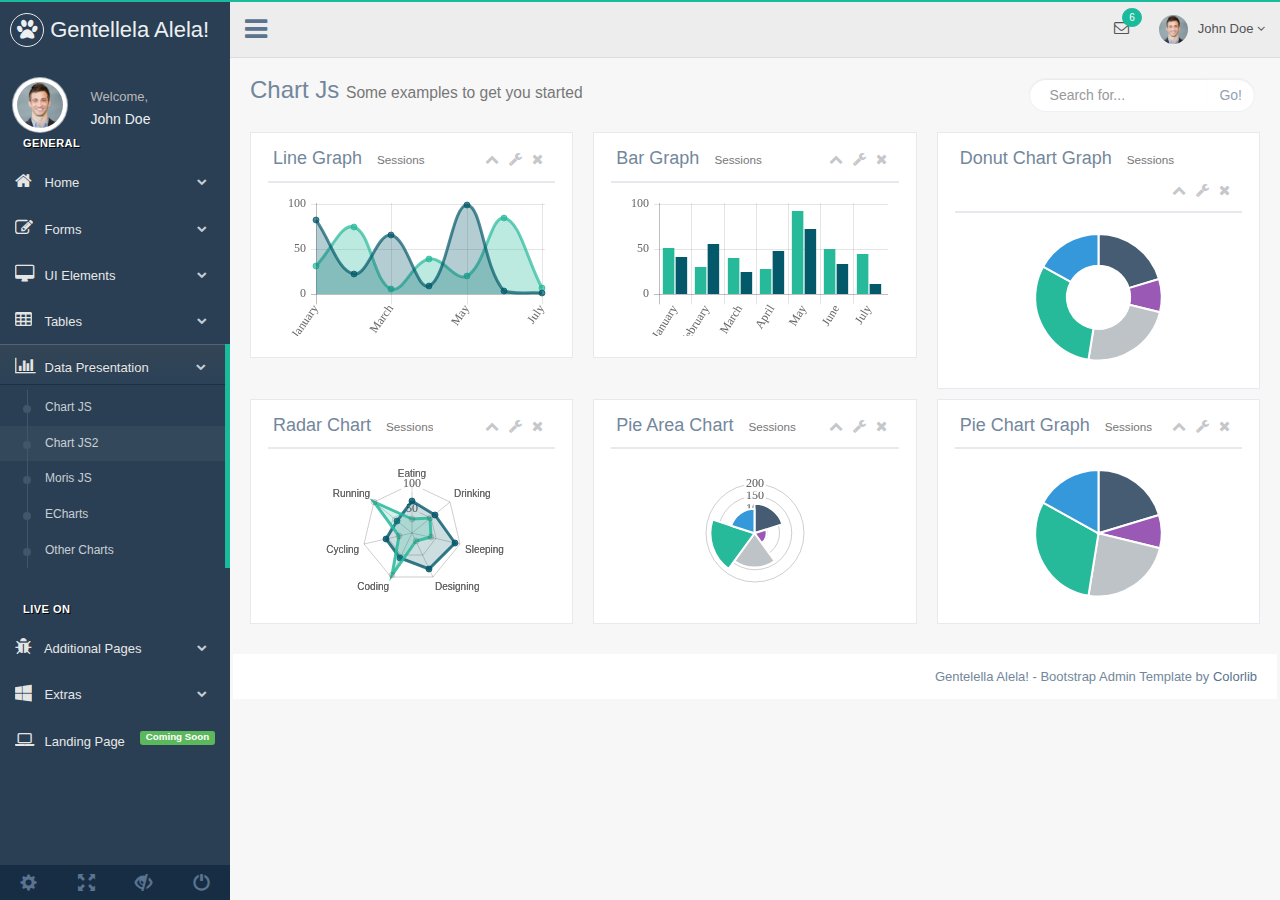
<file: production/chartjs2.html>
<!DOCTYPE html>
<html lang="en">

<head>
  <meta http-equiv="Content-Type" content="text/html; charset=UTF-8">
  <!-- Meta, title, CSS, favicons, etc. -->
  <meta charset="utf-8">
  <meta http-equiv="X-UA-Compatible" content="IE=edge">
  <meta name="viewport" content="width=device-width, initial-scale=1">

  <title>Chart JS Graph Examples Part 2 | Gentallela Alela! by Colorlib</title>

  <link href="css/bootstrap.min.css" rel="stylesheet">
  <link href="fonts/css/font-awesome.min.css" rel="stylesheet">
  <link href="css/animate.min.css" rel="stylesheet">
  <link href="css/custom.css" rel="stylesheet">
  <link href="css/icheck/flat/green.css" rel="stylesheet">
  <script src="js/jquery.min.js"></script>

  <!-- HTML5 shim and Respond.js for IE8 support of HTML5 elements and media queries -->
  <!--[if lt IE 9]>
          <script src="https://oss.maxcdn.com/html5shiv/3.7.2/html5shiv.min.js"></script>
          <script src="https://oss.maxcdn.com/respond/1.4.2/respond.min.js"></script>
    <![endif]-->

</head>


<body class="nav-md">

  <div class="container body">


    <div class="main_container">

      <div class="col-md-3 left_col">
        <div class="left_col scroll-view">

          <div class="navbar nav_title" style="border: 0;">
            <a href="index.html" class="site_title"><i class="fa fa-paw"></i> <span>Gentellela Alela!</span></a>
          </div>
          <div class="clearfix"></div>


          <!-- menu prile quick info -->
          <div class="profile">
            <div class="profile_pic">
              <img src="images/img.jpg" alt="..." class="img-circle profile_img">
            </div>
            <div class="profile_info">
              <span>Welcome,</span>
              <h2>John Doe</h2>
            </div>
          </div>
          <!-- /menu prile quick info -->

          <!-- sidebar menu -->
          <div id="sidebar-menu" class="main_menu_side hidden-print main_menu">

            <div class="menu_section">
              <h3>General</h3>
              <ul class="nav side-menu">
                <li><a><i class="fa fa-home"></i> Home <span class="fa fa-chevron-down"></span></a>
                  <ul class="nav child_menu" style="display: none">
                    <li><a href="index.html">Dashboard</a>
                    </li>
                    <li><a href="index2.html">Dashboard2</a>
                    </li>
                    <li><a href="index3.html">Dashboard3</a>
                    </li>
                  </ul>
                </li>
                <li><a><i class="fa fa-edit"></i> Forms <span class="fa fa-chevron-down"></span></a>
                  <ul class="nav child_menu" style="display: none">
                    <li><a href="form.html">General Form</a>
                    </li>
                    <li><a href="form_advanced.html">Advanced Components</a>
                    </li>
                    <li><a href="form_validation.html">Form Validation</a>
                    </li>
                    <li><a href="form_wizards.html">Form Wizard</a>
                    </li>
                    <li><a href="form_upload.html">Form Upload</a>
                    </li>
                    <li><a href="form_buttons.html">Form Buttons</a>
                    </li>
                  </ul>
                </li>
                <li><a><i class="fa fa-desktop"></i> UI Elements <span class="fa fa-chevron-down"></span></a>
                  <ul class="nav child_menu" style="display: none">
                    <li><a href="general_elements.html">General Elements</a>
                    </li>
                    <li><a href="media_gallery.html">Media Gallery</a>
                    </li>
                    <li><a href="typography.html">Typography</a>
                    </li>
                    <li><a href="icons.html">Icons</a>
                    </li>
                    <li><a href="glyphicons.html">Glyphicons</a>
                    </li>
                    <li><a href="widgets.html">Widgets</a>
                    </li>
                    <li><a href="invoice.html">Invoice</a>
                    </li>
                    <li><a href="inbox.html">Inbox</a>
                    </li>
                    <li><a href="calender.html">Calender</a>
                    </li>
                  </ul>
                </li>
                <li><a><i class="fa fa-table"></i> Tables <span class="fa fa-chevron-down"></span></a>
                  <ul class="nav child_menu" style="display: none">
                    <li><a href="tables.html">Tables</a>
                    </li>
                    <li><a href="tables_dynamic.html">Table Dynamic</a>
                    </li>
                  </ul>
                </li>
                <li><a><i class="fa fa-bar-chart-o"></i> Data Presentation <span class="fa fa-chevron-down"></span></a>
                  <ul class="nav child_menu" style="display: none">
                    <li><a href="chartjs.html">Chart JS</a>
                    </li>
                    <li><a href="chartjs2.html">Chart JS2</a>
                    </li>
                    <li><a href="morisjs.html">Moris JS</a>
                    </li>
                    <li><a href="echarts.html">ECharts </a>
                    </li>
                    <li><a href="other_charts.html">Other Charts </a>
                    </li>
                  </ul>
                </li>
              </ul>
            </div>
            <div class="menu_section">
              <h3>Live On</h3>
              <ul class="nav side-menu">
                <li><a><i class="fa fa-bug"></i> Additional Pages <span class="fa fa-chevron-down"></span></a>
                  <ul class="nav child_menu" style="display: none">
                    <li><a href="e_commerce.html">E-commerce</a>
                    </li>
                    <li><a href="projects.html">Projects</a>
                    </li>
                    <li><a href="project_detail.html">Project Detail</a>
                    </li>
                    <li><a href="contacts.html">Contacts</a>
                    </li>
                    <li><a href="profile.html">Profile</a>
                    </li>
                  </ul>
                </li>
                <li><a><i class="fa fa-windows"></i> Extras <span class="fa fa-chevron-down"></span></a>
                  <ul class="nav child_menu" style="display: none">
                    <li><a href="page_404.html">404 Error</a>
                    </li>
                    <li><a href="page_500.html">500 Error</a>
                    </li>
                    <li><a href="plain_page.html">Plain Page</a>
                    </li>
                    <li><a href="login.html">Login Page</a>
                    </li>
                    <li><a href="pricing_tables.html">Pricing Tables</a>
                    </li>

                  </ul>
                </li>
                <li><a><i class="fa fa-laptop"></i> Landing Page <span class="label label-success pull-right">Coming Soon</span></a>
                </li>
              </ul>
            </div>

          </div>
          <!-- /sidebar menu -->

          <!-- /menu footer buttons -->
          <div class="sidebar-footer hidden-small">
            <a data-toggle="tooltip" data-placement="top" title="Settings">
              <span class="glyphicon glyphicon-cog" aria-hidden="true"></span>
            </a>
            <a data-toggle="tooltip" data-placement="top" title="FullScreen">
              <span class="glyphicon glyphicon-fullscreen" aria-hidden="true"></span>
            </a>
            <a data-toggle="tooltip" data-placement="top" title="Lock">
              <span class="glyphicon glyphicon-eye-close" aria-hidden="true"></span>
            </a>
            <a data-toggle="tooltip" data-placement="top" title="Logout">
              <span class="glyphicon glyphicon-off" aria-hidden="true"></span>
            </a>
          </div>
          <!-- /menu footer buttons -->
        </div>
      </div>

      <!-- top navigation -->
      <div class="top_nav">

        <div class="nav_menu">
          <nav class="" role="navigation">
            <div class="nav toggle">
              <a id="menu_toggle"><i class="fa fa-bars"></i></a>
            </div>

            <ul class="nav navbar-nav navbar-right">
              <li class="">
                <a href="javascript:;" class="user-profile dropdown-toggle" data-toggle="dropdown" aria-expanded="false">
                  <img src="images/img.jpg" alt="">John Doe
                  <span class=" fa fa-angle-down"></span>
                </a>
                <ul class="dropdown-menu dropdown-usermenu animated fadeInDown pull-right">
                  <li><a href="javascript:;">  Profile</a>
                  </li>
                  <li>
                    <a href="javascript:;">
                      <span class="badge bg-red pull-right">50%</span>
                      <span>Settings</span>
                    </a>
                  </li>
                  <li>
                    <a href="javascript:;">Help</a>
                  </li>
                  <li><a href="login.html"><i class="fa fa-sign-out pull-right"></i> Log Out</a>
                  </li>
                </ul>
              </li>

              <li role="presentation" class="dropdown">
                <a href="javascript:;" class="dropdown-toggle info-number" data-toggle="dropdown" aria-expanded="false">
                  <i class="fa fa-envelope-o"></i>
                  <span class="badge bg-green">6</span>
                </a>
                <ul id="menu1" class="dropdown-menu list-unstyled msg_list animated fadeInDown" role="menu">
                  <li>
                    <a>
                      <span class="image">
                                        <img src="images/img.jpg" alt="Profile Image" />
                                    </span>
                      <span>
                                        <span>John Smith</span>
                      <span class="time">3 mins ago</span>
                      </span>
                      <span class="message">
                                        Film festivals used to be do-or-die moments for movie makers. They were where...
                                    </span>
                    </a>
                  </li>
                  <li>
                    <a>
                      <span class="image">
                                        <img src="images/img.jpg" alt="Profile Image" />
                                    </span>
                      <span>
                                        <span>John Smith</span>
                      <span class="time">3 mins ago</span>
                      </span>
                      <span class="message">
                                        Film festivals used to be do-or-die moments for movie makers. They were where...
                                    </span>
                    </a>
                  </li>
                  <li>
                    <a>
                      <span class="image">
                                        <img src="images/img.jpg" alt="Profile Image" />
                                    </span>
                      <span>
                                        <span>John Smith</span>
                      <span class="time">3 mins ago</span>
                      </span>
                      <span class="message">
                                        Film festivals used to be do-or-die moments for movie makers. They were where...
                                    </span>
                    </a>
                  </li>
                  <li>
                    <a>
                      <span class="image">
                                        <img src="images/img.jpg" alt="Profile Image" />
                                    </span>
                      <span>
                                        <span>John Smith</span>
                      <span class="time">3 mins ago</span>
                      </span>
                      <span class="message">
                                        Film festivals used to be do-or-die moments for movie makers. They were where...
                                    </span>
                    </a>
                  </li>
                  <li>
                    <div class="text-center">
                      <a>
                        <strong>See All Alerts</strong>
                        <i class="fa fa-angle-right"></i>
                      </a>
                    </div>
                  </li>
                </ul>
              </li>

            </ul>
          </nav>
        </div>

      </div>
      <!-- /top navigation -->

      <!-- page content -->
      <div class="right_col" role="main">
        <div class="">
          <div class="page-title">
            <div class="title_left">
              <h3>
                    Chart Js
                    <small>
                        Some examples to get you started
                    </small>
                </h3>
            </div>

            <div class="title_right">
              <div class="col-md-5 col-sm-5 col-xs-12 form-group pull-right top_search">
                <div class="input-group">
                  <input type="text" class="form-control" placeholder="Search for...">
                  <span class="input-group-btn">
                            <button class="btn btn-default" type="button">Go!</button>
                        </span>
                </div>
              </div>
            </div>
          </div>
          <div class="clearfix"></div>

          <div class="row">


            <div class="col-md-4 col-sm-6 col-xs-12">
              <div class="x_panel">
                <div class="x_title">
                  <h2>Line Graph <small>Sessions</small></h2>
                  <ul class="nav navbar-right panel_toolbox">
                    <li><a class="collapse-link"><i class="fa fa-chevron-up"></i></a>
                    </li>
                    <li class="dropdown">
                      <a href="#" class="dropdown-toggle" data-toggle="dropdown" role="button" aria-expanded="false"><i class="fa fa-wrench"></i></a>
                      <ul class="dropdown-menu" role="menu">
                        <li><a href="#">Settings 1</a>
                        </li>
                        <li><a href="#">Settings 2</a>
                        </li>
                      </ul>
                    </li>
                    <li><a class="close-link"><i class="fa fa-close"></i></a>
                    </li>
                  </ul>
                  <div class="clearfix"></div>
                </div>
                <div class="x_content">
                  <canvas id="lineChart"></canvas>
                </div>
              </div>
            </div>

            <div class="col-md-4 col-sm-6 col-xs-12">
              <div class="x_panel">
                <div class="x_title">
                  <h2>Bar Graph <small>Sessions</small></h2>
                  <ul class="nav navbar-right panel_toolbox">
                    <li><a class="collapse-link"><i class="fa fa-chevron-up"></i></a>
                    </li>
                    <li class="dropdown">
                      <a href="#" class="dropdown-toggle" data-toggle="dropdown" role="button" aria-expanded="false"><i class="fa fa-wrench"></i></a>
                      <ul class="dropdown-menu" role="menu">
                        <li><a href="#">Settings 1</a>
                        </li>
                        <li><a href="#">Settings 2</a>
                        </li>
                      </ul>
                    </li>
                    <li><a class="close-link"><i class="fa fa-close"></i></a>
                    </li>
                  </ul>
                  <div class="clearfix"></div>
                </div>
                <div class="x_content">
                  <canvas id="mybarChart"></canvas>
                </div>
              </div>
            </div>

            <div class="col-md-4 col-sm-6 col-xs-12">
              <div class="x_panel">
                <div class="x_title">
                  <h2>Donut Chart Graph <small>Sessions</small></h2>
                  <ul class="nav navbar-right panel_toolbox">
                    <li><a class="collapse-link"><i class="fa fa-chevron-up"></i></a>
                    </li>
                    <li class="dropdown">
                      <a href="#" class="dropdown-toggle" data-toggle="dropdown" role="button" aria-expanded="false"><i class="fa fa-wrench"></i></a>
                      <ul class="dropdown-menu" role="menu">
                        <li><a href="#">Settings 1</a>
                        </li>
                        <li><a href="#">Settings 2</a>
                        </li>
                      </ul>
                    </li>
                    <li><a class="close-link"><i class="fa fa-close"></i></a>
                    </li>
                  </ul>
                  <div class="clearfix"></div>
                </div>
                <div class="x_content">
                  <canvas id="canvasDoughnut"></canvas>
                </div>
              </div>
            </div>

            <div class="col-md-4 col-sm-6 col-xs-12">
              <div class="x_panel">
                <div class="x_title">
                  <h2>Radar Chart <small>Sessions</small></h2>
                  <ul class="nav navbar-right panel_toolbox">
                    <li><a class="collapse-link"><i class="fa fa-chevron-up"></i></a>
                    </li>
                    <li class="dropdown">
                      <a href="#" class="dropdown-toggle" data-toggle="dropdown" role="button" aria-expanded="false"><i class="fa fa-wrench"></i></a>
                      <ul class="dropdown-menu" role="menu">
                        <li><a href="#">Settings 1</a>
                        </li>
                        <li><a href="#">Settings 2</a>
                        </li>
                      </ul>
                    </li>
                    <li><a class="close-link"><i class="fa fa-close"></i></a>
                    </li>
                  </ul>
                  <div class="clearfix"></div>
                </div>
                <div class="x_content">
                  <canvas id="canvasRadar"></canvas>
                </div>
              </div>
            </div>

            <div class="col-md-4 col-sm-6 col-xs-12">
              <div class="x_panel">
                <div class="x_title">
                  <h2>Pie Area Chart <small>Sessions</small></h2>
                  <ul class="nav navbar-right panel_toolbox">
                    <li><a class="collapse-link"><i class="fa fa-chevron-up"></i></a>
                    </li>
                    <li class="dropdown">
                      <a href="#" class="dropdown-toggle" data-toggle="dropdown" role="button" aria-expanded="false"><i class="fa fa-wrench"></i></a>
                      <ul class="dropdown-menu" role="menu">
                        <li><a href="#">Settings 1</a>
                        </li>
                        <li><a href="#">Settings 2</a>
                        </li>
                      </ul>
                    </li>
                    <li><a class="close-link"><i class="fa fa-close"></i></a>
                    </li>
                  </ul>
                  <div class="clearfix"></div>
                </div>
                <div class="x_content">
                  <canvas id="polarArea"></canvas>
                </div>
              </div>
            </div>

            <div class="col-md-4 col-sm-6 col-xs-12">
              <div class="x_panel">
                <div class="x_title">
                  <h2>Pie Chart Graph <small>Sessions</small></h2>
                  <ul class="nav navbar-right panel_toolbox">
                    <li><a class="collapse-link"><i class="fa fa-chevron-up"></i></a>
                    </li>
                    <li class="dropdown">
                      <a href="#" class="dropdown-toggle" data-toggle="dropdown" role="button" aria-expanded="false"><i class="fa fa-wrench"></i></a>
                      <ul class="dropdown-menu" role="menu">
                        <li><a href="#">Settings 1</a>
                        </li>
                        <li><a href="#">Settings 2</a>
                        </li>
                      </ul>
                    </li>
                    <li><a class="close-link"><i class="fa fa-close"></i></a>
                    </li>
                  </ul>
                  <div class="clearfix"></div>
                </div>
                <div class="x_content">
                  <canvas id="pieChart"></canvas>
                </div>
              </div>
            </div>

          </div>
          <div class="clearfix"></div>
          <br />
        </div>

        <!-- footer content -->
        <footer>
          <div class="copyright-info">
            <p class="pull-right">Gentelella Alela! - Bootstrap Admin Template by <a href="https://colorlib.com">Colorlib</a>
            </p>
          </div>
          <div class="clearfix"></div>
        </footer>
        <!-- /footer content -->

      </div>
      <!-- /page content -->
    </div>

  </div>

  <div id="custom_notifications" class="custom-notifications dsp_none">
    <ul class="list-unstyled notifications clearfix" data-tabbed_notifications="notif-group">
    </ul>
    <div class="clearfix"></div>
    <div id="notif-group" class="tabbed_notifications"></div>
  </div>

  <script src="js/bootstrap.min.js"></script>
  <script src="js/moment/moment.min.js"></script>
  <script src="js/chartjs/chart.min.js"></script>
  <script src="js/progressbar/bootstrap-progressbar.min.js"></script>
  <script src="js/nicescroll/jquery.nicescroll.min.js"></script>
  <script src="js/icheck/icheck.min.js"></script>
  <script src="js/custom.js"></script>
  <script src="js/pace/pace.min.js"></script>


  <script>
    Chart.defaults.global.legend = {
      enabled: false
    };

    // Line chart
    var ctx = document.getElementById("lineChart");
    var lineChart = new Chart(ctx, {
      type: 'line',
      data: {
        labels: ["January", "February", "March", "April", "May", "June", "July"],
        datasets: [{
          label: "My First dataset",
          backgroundColor: "rgba(38, 185, 154, 0.31)",
          borderColor: "rgba(38, 185, 154, 0.7)",
          pointBorderColor: "rgba(38, 185, 154, 0.7)",
          pointBackgroundColor: "rgba(38, 185, 154, 0.7)",
          pointHoverBackgroundColor: "#fff",
          pointHoverBorderColor: "rgba(220,220,220,1)",
          pointBorderWidth: 1,
          data: [31, 74, 6, 39, 20, 85, 7]
        }, {
          label: "My Second dataset",
          backgroundColor: "rgba(3, 88, 106, 0.3)",
          borderColor: "rgba(3, 88, 106, 0.70)",
          pointBorderColor: "rgba(3, 88, 106, 0.70)",
          pointBackgroundColor: "rgba(3, 88, 106, 0.70)",
          pointHoverBackgroundColor: "#fff",
          pointHoverBorderColor: "rgba(151,187,205,1)",
          pointBorderWidth: 1,
          data: [82, 23, 66, 9, 99, 4, 2]
        }]
      },
    });

    // Bar chart
    var ctx = document.getElementById("mybarChart");
    var mybarChart = new Chart(ctx, {
      type: 'bar',
      data: {
        labels: ["January", "February", "March", "April", "May", "June", "July"],
        datasets: [{
          label: '# of Votes',
          backgroundColor: "#26B99A",
          data: [51, 30, 40, 28, 92, 50, 45]
        }, {
          label: '# of Votes',
          backgroundColor: "#03586A",
          data: [41, 56, 25, 48, 72, 34, 12]
        }]
      },

      options: {
        scales: {
          yAxes: [{
            ticks: {
              beginAtZero: true
            }
          }]
        }
      }
    });

    // Doughnut chart
    var ctx = document.getElementById("canvasDoughnut");
    var data = {
      labels: [
        "Dark Grey",
        "Purple Color",
        "Gray Color",
        "Green Color",
        "Blue Color"
      ],
      datasets: [{
        data: [120, 50, 140, 180, 100],
        backgroundColor: [
          "#455C73",
          "#9B59B6",
          "#BDC3C7",
          "#26B99A",
          "#3498DB"
        ],
        hoverBackgroundColor: [
          "#34495E",
          "#B370CF",
          "#CFD4D8",
          "#36CAAB",
          "#49A9EA"
        ]

      }]
    };

    var canvasDoughnut = new Chart(ctx, {
      type: 'doughnut',
      tooltipFillColor: "rgba(51, 51, 51, 0.55)",
      data: data
    });

    // Radar chart
    var ctx = document.getElementById("canvasRadar");
    var data = {
      labels: ["Eating", "Drinking", "Sleeping", "Designing", "Coding", "Cycling", "Running"],
      datasets: [{
        label: "My First dataset",
        backgroundColor: "rgba(3, 88, 106, 0.2)",
        borderColor: "rgba(3, 88, 106, 0.80)",
        pointBorderColor: "rgba(3, 88, 106, 0.80)",
        pointBackgroundColor: "rgba(3, 88, 106, 0.80)",
        pointHoverBackgroundColor: "#fff",
        pointHoverBorderColor: "rgba(220,220,220,1)",
        data: [65, 59, 90, 81, 56, 55, 40]
      }, {
        label: "My Second dataset",
        backgroundColor: "rgba(38, 185, 154, 0.2)",
        borderColor: "rgba(38, 185, 154, 0.85)",
        pointColor: "rgba(38, 185, 154, 0.85)",
        pointStrokeColor: "#fff",
        pointHighlightFill: "#fff",
        pointHighlightStroke: "rgba(151,187,205,1)",
        data: [28, 48, 40, 19, 96, 27, 100]
      }]
    };

    var canvasRadar = new Chart(ctx, {
      type: 'radar',
      data: data,
    });

    // Pie chart
    var ctx = document.getElementById("pieChart");
    var data = {
      datasets: [{
        data: [120, 50, 140, 180, 100],
        backgroundColor: [
          "#455C73",
          "#9B59B6",
          "#BDC3C7",
          "#26B99A",
          "#3498DB"
        ],
        label: 'My dataset' // for legend
      }],
      labels: [
        "Dark Gray",
        "Purple",
        "Gray",
        "Green",
        "Blue"
      ]
    };

    var pieChart = new Chart(ctx, {
      data: data,
      type: 'pie',
      otpions: {
        legend: false
      }
    });

    // PolarArea chart
    var ctx = document.getElementById("polarArea");
    var data = {
      datasets: [{
        data: [120, 50, 140, 180, 100],
        backgroundColor: [
          "#455C73",
          "#9B59B6",
          "#BDC3C7",
          "#26B99A",
          "#3498DB"
        ],
        label: 'My dataset' // for legend
      }],
      labels: [
        "Dark Gray",
        "Purple",
        "Gray",
        "Green",
        "Blue"
      ]
    };

    var polarArea = new Chart(ctx, {
      data: data,
      type: 'polarArea',
      options: {
        scale: {
          ticks: {
            beginAtZero: true
          }
        }
      }
    });
  </script>

</body>

</html>
</file>
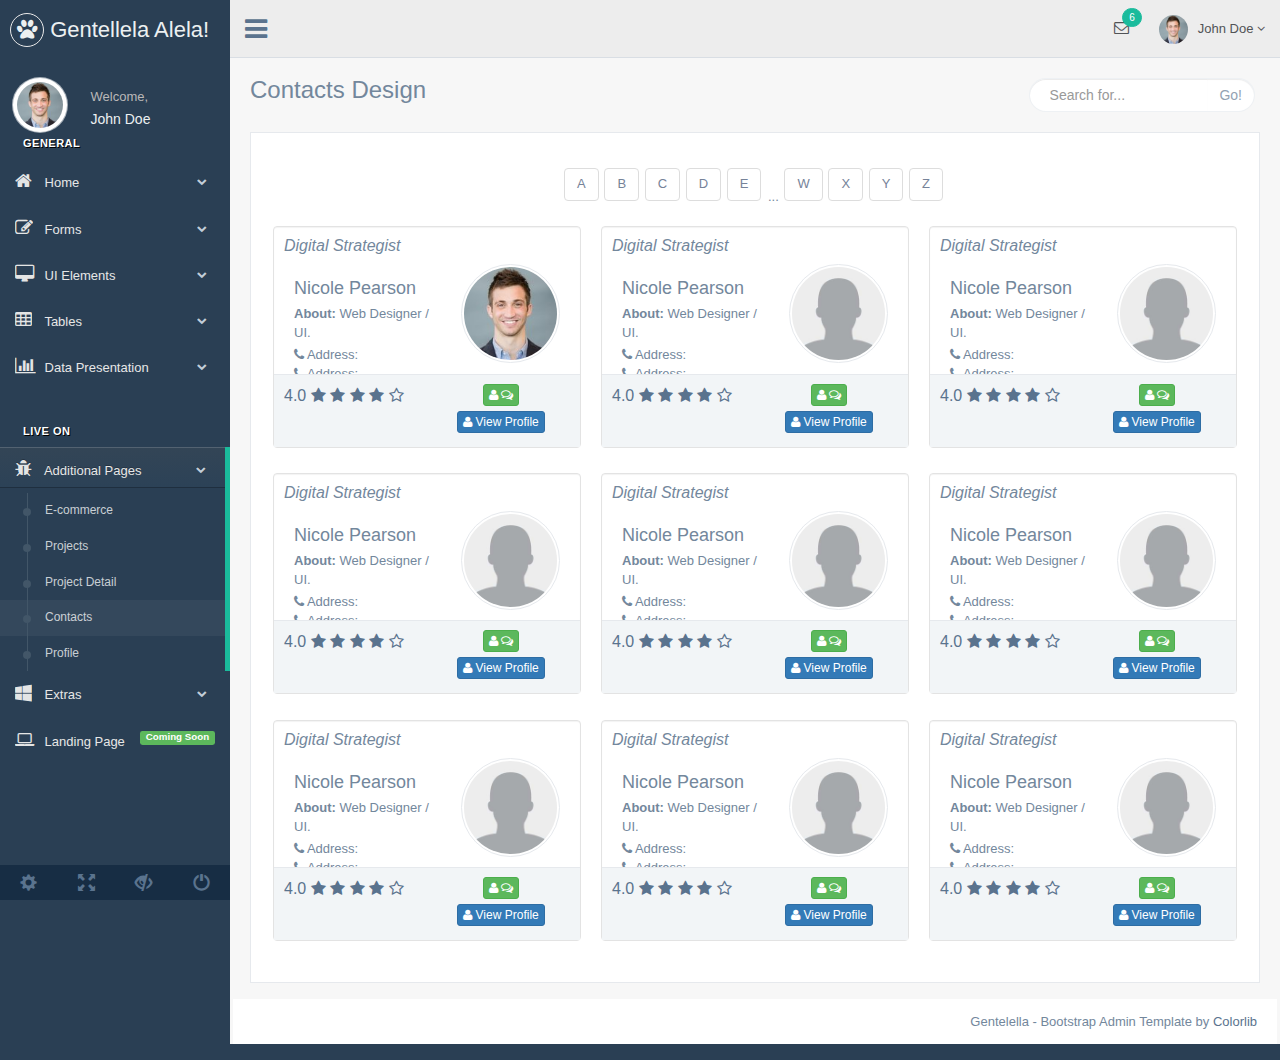
<file: production/contacts.html>
<!DOCTYPE html>
<html lang="en">

<head>
  <meta http-equiv="Content-Type" content="text/html; charset=UTF-8">
  <!-- Meta, title, CSS, favicons, etc. -->
  <meta charset="utf-8">
  <meta http-equiv="X-UA-Compatible" content="IE=edge">
  <meta name="viewport" content="width=device-width, initial-scale=1">

  <title>Contact Form | Gentallela Alela! by Colorlib</title>

  <link href="css/bootstrap.min.css" rel="stylesheet">
  <link href="fonts/css/font-awesome.min.css" rel="stylesheet">
  <link href="css/animate.min.css" rel="stylesheet">
  <link href="css/custom.css" rel="stylesheet">
  <link href="css/icheck/flat/green.css" rel="stylesheet">
  <script src="js/jquery.min.js"></script>

  <!-- HTML5 shim and Respond.js for IE8 support of HTML5 elements and media queries -->
  <!--[if lt IE 9]>
          <script src="https://oss.maxcdn.com/html5shiv/3.7.2/html5shiv.min.js"></script>
          <script src="https://oss.maxcdn.com/respond/1.4.2/respond.min.js"></script>
    <![endif]-->

</head>


<body class="nav-md">

  <div class="container body">


    <div class="main_container">

      <div class="col-md-3 left_col">
        <div class="left_col scroll-view">

          <div class="navbar nav_title" style="border: 0;">
            <a href="index.html" class="site_title"><i class="fa fa-paw"></i> <span>Gentellela Alela!</span></a>
          </div>
          <div class="clearfix"></div>


          <!-- menu prile quick info -->
          <div class="profile">
            <div class="profile_pic">
              <img src="images/img.jpg" alt="..." class="img-circle profile_img">
            </div>
            <div class="profile_info">
              <span>Welcome,</span>
              <h2>John Doe</h2>
            </div>
          </div>
          <!-- /menu prile quick info -->

          <br />

          <!-- sidebar menu -->
          <div id="sidebar-menu" class="main_menu_side hidden-print main_menu">

            <div class="menu_section">
              <h3>General</h3>
              <ul class="nav side-menu">
                <li><a><i class="fa fa-home"></i> Home <span class="fa fa-chevron-down"></span></a>
                  <ul class="nav child_menu" style="display: none">
                    <li><a href="index.html">Dashboard</a>
                    </li>
                    <li><a href="index2.html">Dashboard2</a>
                    </li>
                    <li><a href="index3.html">Dashboard3</a>
                    </li>
                  </ul>
                </li>
                <li><a><i class="fa fa-edit"></i> Forms <span class="fa fa-chevron-down"></span></a>
                  <ul class="nav child_menu" style="display: none">
                    <li><a href="form.html">General Form</a>
                    </li>
                    <li><a href="form_advanced.html">Advanced Components</a>
                    </li>
                    <li><a href="form_validation.html">Form Validation</a>
                    </li>
                    <li><a href="form_wizards.html">Form Wizard</a>
                    </li>
                    <li><a href="form_upload.html">Form Upload</a>
                    </li>
                    <li><a href="form_buttons.html">Form Buttons</a>
                    </li>
                  </ul>
                </li>
                <li><a><i class="fa fa-desktop"></i> UI Elements <span class="fa fa-chevron-down"></span></a>
                  <ul class="nav child_menu" style="display: none">
                    <li><a href="general_elements.html">General Elements</a>
                    </li>
                    <li><a href="media_gallery.html">Media Gallery</a>
                    </li>
                    <li><a href="typography.html">Typography</a>
                    </li>
                    <li><a href="icons.html">Icons</a>
                    </li>
                    <li><a href="glyphicons.html">Glyphicons</a>
                    </li>
                    <li><a href="widgets.html">Widgets</a>
                    </li>
                    <li><a href="invoice.html">Invoice</a>
                    </li>
                    <li><a href="inbox.html">Inbox</a>
                    </li>
                    <li><a href="calender.html">Calender</a>
                    </li>
                  </ul>
                </li>
                <li><a><i class="fa fa-table"></i> Tables <span class="fa fa-chevron-down"></span></a>
                  <ul class="nav child_menu" style="display: none">
                    <li><a href="tables.html">Tables</a>
                    </li>
                    <li><a href="tables_dynamic.html">Table Dynamic</a>
                    </li>
                  </ul>
                </li>
                <li><a><i class="fa fa-bar-chart-o"></i> Data Presentation <span class="fa fa-chevron-down"></span></a>
                  <ul class="nav child_menu" style="display: none">
                    <li><a href="chartjs.html">Chart JS</a>
                    </li>
                    <li><a href="chartjs2.html">Chart JS2</a>
                    </li>
                    <li><a href="morisjs.html">Moris JS</a>
                    </li>
                    <li><a href="echarts.html">ECharts </a>
                    </li>
                    <li><a href="other_charts.html">Other Charts </a>
                    </li>
                  </ul>
                </li>
              </ul>
            </div>
            <div class="menu_section">
              <h3>Live On</h3>
              <ul class="nav side-menu">
                <li><a><i class="fa fa-bug"></i> Additional Pages <span class="fa fa-chevron-down"></span></a>
                  <ul class="nav child_menu" style="display: none">
                    <li><a href="e_commerce.html">E-commerce</a>
                    </li>
                    <li><a href="projects.html">Projects</a>
                    </li>
                    <li><a href="project_detail.html">Project Detail</a>
                    </li>
                    <li><a href="contacts.html">Contacts</a>
                    </li>
                    <li><a href="profile.html">Profile</a>
                    </li>
                  </ul>
                </li>
                <li><a><i class="fa fa-windows"></i> Extras <span class="fa fa-chevron-down"></span></a>
                  <ul class="nav child_menu" style="display: none">
                    <li><a href="page_404.html">404 Error</a>
                    </li>
                    <li><a href="page_500.html">500 Error</a>
                    </li>
                    <li><a href="plain_page.html">Plain Page</a>
                    </li>
                    <li><a href="login.html">Login Page</a>
                    </li>
                    <li><a href="pricing_tables.html">Pricing Tables</a>
                    </li>

                  </ul>
                </li>
                <li><a><i class="fa fa-laptop"></i> Landing Page <span class="label label-success pull-right">Coming Soon</span></a>
                </li>
              </ul>
            </div>

          </div>
          <!-- /sidebar menu -->

          <!-- /menu footer buttons -->
          <div class="sidebar-footer hidden-small">
            <a data-toggle="tooltip" data-placement="top" title="Settings">
              <span class="glyphicon glyphicon-cog" aria-hidden="true"></span>
            </a>
            <a data-toggle="tooltip" data-placement="top" title="FullScreen">
              <span class="glyphicon glyphicon-fullscreen" aria-hidden="true"></span>
            </a>
            <a data-toggle="tooltip" data-placement="top" title="Lock">
              <span class="glyphicon glyphicon-eye-close" aria-hidden="true"></span>
            </a>
            <a data-toggle="tooltip" data-placement="top" title="Logout">
              <span class="glyphicon glyphicon-off" aria-hidden="true"></span>
            </a>
          </div>
          <!-- /menu footer buttons -->
        </div>
      </div>

      <!-- top navigation -->
      <div class="top_nav">

        <div class="nav_menu">
          <nav class="" role="navigation">
            <div class="nav toggle">
              <a id="menu_toggle"><i class="fa fa-bars"></i></a>
            </div>

            <ul class="nav navbar-nav navbar-right">
              <li class="">
                <a href="javascript:;" class="user-profile dropdown-toggle" data-toggle="dropdown" aria-expanded="false">
                  <img src="images/img.jpg" alt="">John Doe
                  <span class=" fa fa-angle-down"></span>
                </a>
                <ul class="dropdown-menu dropdown-usermenu animated fadeInDown pull-right">
                  <li><a href="javascript:;">  Profile</a>
                  </li>
                  <li>
                    <a href="javascript:;">
                      <span class="badge bg-red pull-right">50%</span>
                      <span>Settings</span>
                    </a>
                  </li>
                  <li>
                    <a href="javascript:;">Help</a>
                  </li>
                  <li><a href="login.html"><i class="fa fa-sign-out pull-right"></i> Log Out</a>
                  </li>
                </ul>
              </li>

              <li role="presentation" class="dropdown">
                <a href="javascript:;" class="dropdown-toggle info-number" data-toggle="dropdown" aria-expanded="false">
                  <i class="fa fa-envelope-o"></i>
                  <span class="badge bg-green">6</span>
                </a>
                <ul id="menu1" class="dropdown-menu list-unstyled msg_list animated fadeInDown" role="menu">
                  <li>
                    <a>
                      <span class="image">
                                        <img src="images/img.jpg" alt="Profile Image" />
                                    </span>
                      <span>
                                        <span>John Smith</span>
                      <span class="time">3 mins ago</span>
                      </span>
                      <span class="message">
                                        Film festivals used to be do-or-die moments for movie makers. They were where...
                                    </span>
                    </a>
                  </li>
                  <li>
                    <a>
                      <span class="image">
                                        <img src="images/img.jpg" alt="Profile Image" />
                                    </span>
                      <span>
                                        <span>John Smith</span>
                      <span class="time">3 mins ago</span>
                      </span>
                      <span class="message">
                                        Film festivals used to be do-or-die moments for movie makers. They were where...
                                    </span>
                    </a>
                  </li>
                  <li>
                    <a>
                      <span class="image">
                                        <img src="images/img.jpg" alt="Profile Image" />
                                    </span>
                      <span>
                                        <span>John Smith</span>
                      <span class="time">3 mins ago</span>
                      </span>
                      <span class="message">
                                        Film festivals used to be do-or-die moments for movie makers. They were where...
                                    </span>
                    </a>
                  </li>
                  <li>
                    <a>
                      <span class="image">
                                        <img src="images/img.jpg" alt="Profile Image" />
                                    </span>
                      <span>
                                        <span>John Smith</span>
                      <span class="time">3 mins ago</span>
                      </span>
                      <span class="message">
                                        Film festivals used to be do-or-die moments for movie makers. They were where...
                                    </span>
                    </a>
                  </li>
                  <li>
                    <div class="text-center">
                      <a>
                        <strong>See All Alerts</strong>
                        <i class="fa fa-angle-right"></i>
                      </a>
                    </div>
                  </li>
                </ul>
              </li>

            </ul>
          </nav>
        </div>

      </div>
      <!-- /top navigation -->

      <!-- page content -->
      <div class="right_col" role="main">

        <div class="">
          <div class="page-title">
            <div class="title_left">
              <h3>Contacts Design</h3>
            </div>

            <div class="title_right">
              <div class="col-md-5 col-sm-5 col-xs-12 form-group pull-right top_search">
                <div class="input-group">
                  <input type="text" class="form-control" placeholder="Search for...">
                  <span class="input-group-btn">
                            <button class="btn btn-default" type="button">Go!</button>
                        </span>
                </div>
              </div>
            </div>
          </div>
          <div class="clearfix"></div>

          <div class="row">
            <div class="col-md-12">
              <div class="x_panel">
                <div class="x_content">

                  <div class="row">

                    <div class="col-md-12 col-sm-12 col-xs-12" style="text-align:center;">
                      <ul class="pagination pagination-split">
                        <li><a href="#">A</a>
                        </li>
                        <li><a href="#">B</a>
                        </li>
                        <li><a href="#">C</a>
                        </li>
                        <li><a href="#">D</a>
                        </li>
                        <li><a href="#">E</a>
                        </li>
                        <li>...</li>
                        <li><a href="#">W</a>
                        </li>
                        <li><a href="#">X</a>
                        </li>
                        <li><a href="#">Y</a>
                        </li>
                        <li><a href="#">Z</a>
                        </li>
                      </ul>
                    </div>
                    <div class="clearfix"></div>


                    <div class="col-md-4 col-sm-4 col-xs-12 animated fadeInDown">
                      <div class="well profile_view">
                        <div class="col-sm-12">
                          <h4 class="brief"><i>Digital Strategist</i></h4>
                          <div class="left col-xs-7">
                            <h2>Nicole Pearson</h2>
                            <p><strong>About: </strong> Web Designer / UI. </p>
                            <ul class="list-unstyled">
                              <li><i class="fa fa-phone"></i> Address: </li>
                              <li><i class="fa fa-phone"></i> Address: </li>

                            </ul>
                          </div>
                          <div class="right col-xs-5 text-center">
                            <img src="images/img.jpg" alt="" class="img-circle img-responsive">
                          </div>
                        </div>
                        <div class="col-xs-12 bottom text-center">
                          <div class="col-xs-12 col-sm-6 emphasis">
                            <p class="ratings">
                              <a>4.0</a>
                              <a href="#"><span class="fa fa-star"></span></a>
                              <a href="#"><span class="fa fa-star"></span></a>
                              <a href="#"><span class="fa fa-star"></span></a>
                              <a href="#"><span class="fa fa-star"></span></a>
                              <a href="#"><span class="fa fa-star-o"></span></a>
                            </p>
                          </div>
                          <div class="col-xs-12 col-sm-6 emphasis">
                            <button type="button" class="btn btn-success btn-xs"> <i class="fa fa-user">
                                                            </i> <i class="fa fa-comments-o"></i> </button>
                            <button type="button" class="btn btn-primary btn-xs"> <i class="fa fa-user">
                                                            </i> View Profile </button>
                          </div>
                        </div>
                      </div>
                    </div>

                    <div class="col-md-4 col-sm-4 col-xs-12 animated fadeInDown">
                      <div class="well profile_view">
                        <div class="col-sm-12">
                          <h4 class="brief"><i>Digital Strategist</i></h4>
                          <div class="left col-xs-7">
                            <h2>Nicole Pearson</h2>
                            <p><strong>About: </strong> Web Designer / UI. </p>
                            <ul class="list-unstyled">
                              <li><i class="fa fa-phone"></i> Address: </li>
                              <li><i class="fa fa-phone"></i> Address: </li>

                            </ul>
                          </div>
                          <div class="right col-xs-5 text-center">
                            <img src="images/user.png" alt="" class="img-circle img-responsive">
                          </div>
                        </div>
                        <div class="col-xs-12 bottom text-center">
                          <div class="col-xs-12 col-sm-6 emphasis">
                            <p class="ratings">
                              <a>4.0</a>
                              <a href="#"><span class="fa fa-star"></span></a>
                              <a href="#"><span class="fa fa-star"></span></a>
                              <a href="#"><span class="fa fa-star"></span></a>
                              <a href="#"><span class="fa fa-star"></span></a>
                              <a href="#"><span class="fa fa-star-o"></span></a>
                            </p>
                          </div>
                          <div class="col-xs-12 col-sm-6 emphasis">
                            <button type="button" class="btn btn-success btn-xs"> <i class="fa fa-user">
                                                            </i> <i class="fa fa-comments-o"></i> </button>
                            <button type="button" class="btn btn-primary btn-xs"> <i class="fa fa-user">
                                                            </i> View Profile </button>
                          </div>
                        </div>
                      </div>
                    </div>

                    <div class="col-md-4 col-sm-4 col-xs-12 animated fadeInDown">
                      <div class="well profile_view">
                        <div class="col-sm-12">
                          <h4 class="brief"><i>Digital Strategist</i></h4>
                          <div class="left col-xs-7">
                            <h2>Nicole Pearson</h2>
                            <p><strong>About: </strong> Web Designer / UI. </p>
                            <ul class="list-unstyled">
                              <li><i class="fa fa-phone"></i> Address: </li>
                              <li><i class="fa fa-phone"></i> Address: </li>

                            </ul>
                          </div>
                          <div class="right col-xs-5 text-center">
                            <img src="images/user.png" alt="" class="img-circle img-responsive">
                          </div>
                        </div>
                        <div class="col-xs-12 bottom text-center">
                          <div class="col-xs-12 col-sm-6 emphasis">
                            <p class="ratings">
                              <a>4.0</a>
                              <a href="#"><span class="fa fa-star"></span></a>
                              <a href="#"><span class="fa fa-star"></span></a>
                              <a href="#"><span class="fa fa-star"></span></a>
                              <a href="#"><span class="fa fa-star"></span></a>
                              <a href="#"><span class="fa fa-star-o"></span></a>
                            </p>
                          </div>
                          <div class="col-xs-12 col-sm-6 emphasis">
                            <button type="button" class="btn btn-success btn-xs"> <i class="fa fa-user">
                                                            </i> <i class="fa fa-comments-o"></i> </button>
                            <button type="button" class="btn btn-primary btn-xs"> <i class="fa fa-user">
                                                            </i> View Profile </button>
                          </div>
                        </div>
                      </div>
                    </div>

                    <div class="col-md-4 col-sm-4 col-xs-12 animated fadeInDown">
                      <div class="well profile_view">
                        <div class="col-sm-12">
                          <h4 class="brief"><i>Digital Strategist</i></h4>
                          <div class="left col-xs-7">
                            <h2>Nicole Pearson</h2>
                            <p><strong>About: </strong> Web Designer / UI. </p>
                            <ul class="list-unstyled">
                              <li><i class="fa fa-phone"></i> Address: </li>
                              <li><i class="fa fa-phone"></i> Address: </li>

                            </ul>
                          </div>
                          <div class="right col-xs-5 text-center">
                            <img src="images/user.png" alt="" class="img-circle img-responsive">
                          </div>
                        </div>
                        <div class="col-xs-12 bottom text-center">
                          <div class="col-xs-12 col-sm-6 emphasis">
                            <p class="ratings">
                              <a>4.0</a>
                              <a href="#"><span class="fa fa-star"></span></a>
                              <a href="#"><span class="fa fa-star"></span></a>
                              <a href="#"><span class="fa fa-star"></span></a>
                              <a href="#"><span class="fa fa-star"></span></a>
                              <a href="#"><span class="fa fa-star-o"></span></a>
                            </p>
                          </div>
                          <div class="col-xs-12 col-sm-6 emphasis">
                            <button type="button" class="btn btn-success btn-xs"> <i class="fa fa-user">
                                                            </i> <i class="fa fa-comments-o"></i> </button>
                            <button type="button" class="btn btn-primary btn-xs"> <i class="fa fa-user">
                                                            </i> View Profile </button>
                          </div>
                        </div>
                      </div>
                    </div>

                    <div class="col-md-4 col-sm-4 col-xs-12 animated fadeInDown">
                      <div class="well profile_view">
                        <div class="col-sm-12">
                          <h4 class="brief"><i>Digital Strategist</i></h4>
                          <div class="left col-xs-7">
                            <h2>Nicole Pearson</h2>
                            <p><strong>About: </strong> Web Designer / UI. </p>
                            <ul class="list-unstyled">
                              <li><i class="fa fa-phone"></i> Address: </li>
                              <li><i class="fa fa-phone"></i> Address: </li>

                            </ul>
                          </div>
                          <div class="right col-xs-5 text-center">
                            <img src="images/user.png" alt="" class="img-circle img-responsive">
                          </div>
                        </div>
                        <div class="col-xs-12 bottom text-center">
                          <div class="col-xs-12 col-sm-6 emphasis">
                            <p class="ratings">
                              <a>4.0</a>
                              <a href="#"><span class="fa fa-star"></span></a>
                              <a href="#"><span class="fa fa-star"></span></a>
                              <a href="#"><span class="fa fa-star"></span></a>
                              <a href="#"><span class="fa fa-star"></span></a>
                              <a href="#"><span class="fa fa-star-o"></span></a>
                            </p>
                          </div>
                          <div class="col-xs-12 col-sm-6 emphasis">
                            <button type="button" class="btn btn-success btn-xs"> <i class="fa fa-user">
                                                            </i> <i class="fa fa-comments-o"></i> </button>
                            <button type="button" class="btn btn-primary btn-xs"> <i class="fa fa-user">
                                                            </i> View Profile </button>
                          </div>
                        </div>
                      </div>
                    </div>

                    <div class="col-md-4 col-sm-4 col-xs-12 animated fadeInDown">
                      <div class="well profile_view">
                        <div class="col-sm-12">
                          <h4 class="brief"><i>Digital Strategist</i></h4>
                          <div class="left col-xs-7">
                            <h2>Nicole Pearson</h2>
                            <p><strong>About: </strong> Web Designer / UI. </p>
                            <ul class="list-unstyled">
                              <li><i class="fa fa-phone"></i> Address: </li>
                              <li><i class="fa fa-phone"></i> Address: </li>

                            </ul>
                          </div>
                          <div class="right col-xs-5 text-center">
                            <img src="images/user.png" alt="" class="img-circle img-responsive">
                          </div>
                        </div>
                        <div class="col-xs-12 bottom text-center">
                          <div class="col-xs-12 col-sm-6 emphasis">
                            <p class="ratings">
                              <a>4.0</a>
                              <a href="#"><span class="fa fa-star"></span></a>
                              <a href="#"><span class="fa fa-star"></span></a>
                              <a href="#"><span class="fa fa-star"></span></a>
                              <a href="#"><span class="fa fa-star"></span></a>
                              <a href="#"><span class="fa fa-star-o"></span></a>
                            </p>
                          </div>
                          <div class="col-xs-12 col-sm-6 emphasis">
                            <button type="button" class="btn btn-success btn-xs"> <i class="fa fa-user">
                                                            </i> <i class="fa fa-comments-o"></i> </button>
                            <button type="button" class="btn btn-primary btn-xs"> <i class="fa fa-user">
                                                            </i> View Profile </button>
                          </div>
                        </div>
                      </div>
                    </div>

                    <div class="col-md-4 col-sm-4 col-xs-12 animated fadeInDown">
                      <div class="well profile_view">
                        <div class="col-sm-12">
                          <h4 class="brief"><i>Digital Strategist</i></h4>
                          <div class="left col-xs-7">
                            <h2>Nicole Pearson</h2>
                            <p><strong>About: </strong> Web Designer / UI. </p>
                            <ul class="list-unstyled">
                              <li><i class="fa fa-phone"></i> Address: </li>
                              <li><i class="fa fa-phone"></i> Address: </li>

                            </ul>
                          </div>
                          <div class="right col-xs-5 text-center">
                            <img src="images/user.png" alt="" class="img-circle img-responsive">
                          </div>
                        </div>
                        <div class="col-xs-12 bottom text-center">
                          <div class="col-xs-12 col-sm-6 emphasis">
                            <p class="ratings">
                              <a>4.0</a>
                              <a href="#"><span class="fa fa-star"></span></a>
                              <a href="#"><span class="fa fa-star"></span></a>
                              <a href="#"><span class="fa fa-star"></span></a>
                              <a href="#"><span class="fa fa-star"></span></a>
                              <a href="#"><span class="fa fa-star-o"></span></a>
                            </p>
                          </div>
                          <div class="col-xs-12 col-sm-6 emphasis">
                            <button type="button" class="btn btn-success btn-xs"> <i class="fa fa-user">
                                                            </i> <i class="fa fa-comments-o"></i> </button>
                            <button type="button" class="btn btn-primary btn-xs"> <i class="fa fa-user">
                                                            </i> View Profile </button>
                          </div>
                        </div>
                      </div>
                    </div>

                    <div class="col-md-4 col-sm-4 col-xs-12 animated fadeInDown">
                      <div class="well profile_view">
                        <div class="col-sm-12">
                          <h4 class="brief"><i>Digital Strategist</i></h4>
                          <div class="left col-xs-7">
                            <h2>Nicole Pearson</h2>
                            <p><strong>About: </strong> Web Designer / UI. </p>
                            <ul class="list-unstyled">
                              <li><i class="fa fa-phone"></i> Address: </li>
                              <li><i class="fa fa-phone"></i> Address: </li>

                            </ul>
                          </div>
                          <div class="right col-xs-5 text-center">
                            <img src="images/user.png" alt="" class="img-circle img-responsive">
                          </div>
                        </div>
                        <div class="col-xs-12 bottom text-center">
                          <div class="col-xs-12 col-sm-6 emphasis">
                            <p class="ratings">
                              <a>4.0</a>
                              <a href="#"><span class="fa fa-star"></span></a>
                              <a href="#"><span class="fa fa-star"></span></a>
                              <a href="#"><span class="fa fa-star"></span></a>
                              <a href="#"><span class="fa fa-star"></span></a>
                              <a href="#"><span class="fa fa-star-o"></span></a>
                            </p>
                          </div>
                          <div class="col-xs-12 col-sm-6 emphasis">
                            <button type="button" class="btn btn-success btn-xs"> <i class="fa fa-user">
                                                            </i> <i class="fa fa-comments-o"></i> </button>
                            <button type="button" class="btn btn-primary btn-xs"> <i class="fa fa-user">
                                                            </i> View Profile </button>
                          </div>
                        </div>
                      </div>
                    </div>

                    <div class="col-md-4 col-sm-4 col-xs-12 animated fadeInDown">
                      <div class="well profile_view">
                        <div class="col-sm-12">
                          <h4 class="brief"><i>Digital Strategist</i></h4>
                          <div class="left col-xs-7">
                            <h2>Nicole Pearson</h2>
                            <p><strong>About: </strong> Web Designer / UI. </p>
                            <ul class="list-unstyled">
                              <li><i class="fa fa-phone"></i> Address: </li>
                              <li><i class="fa fa-phone"></i> Address: </li>

                            </ul>
                          </div>
                          <div class="right col-xs-5 text-center">
                            <img src="images/user.png" alt="" class="img-circle img-responsive">
                          </div>
                        </div>
                        <div class="col-xs-12 bottom text-center">
                          <div class="col-xs-12 col-sm-6 emphasis">
                            <p class="ratings">
                              <a>4.0</a>
                              <a href="#"><span class="fa fa-star"></span></a>
                              <a href="#"><span class="fa fa-star"></span></a>
                              <a href="#"><span class="fa fa-star"></span></a>
                              <a href="#"><span class="fa fa-star"></span></a>
                              <a href="#"><span class="fa fa-star-o"></span></a>
                            </p>
                          </div>
                          <div class="col-xs-12 col-sm-6 emphasis">
                            <button type="button" class="btn btn-success btn-xs"> <i class="fa fa-user">
                                                            </i> <i class="fa fa-comments-o"></i> </button>
                            <button type="button" class="btn btn-primary btn-xs"> <i class="fa fa-user">
                                                            </i> View Profile </button>
                          </div>
                        </div>
                      </div>
                    </div>
                  </div>

                </div>
              </div>
            </div>
          </div>
        </div>

        <!-- footer content -->
        <footer>
          <div class="copyright-info">
            <p class="pull-right">Gentelella - Bootstrap Admin Template by <a href="https://colorlib.com">Colorlib</a>
            </p>
          </div>
          <div class="clearfix"></div>
        </footer>
        <!-- /footer content -->

      </div>
      <!-- /page content -->
    </div>

  </div>

  <div id="custom_notifications" class="custom-notifications dsp_none">
    <ul class="list-unstyled notifications clearfix" data-tabbed_notifications="notif-group">
    </ul>
    <div class="clearfix"></div>
    <div id="notif-group" class="tabbed_notifications"></div>
  </div>

  <script src="js/bootstrap.min.js"></script>

  <!-- bootstrap progress js -->
  <script src="js/progressbar/bootstrap-progressbar.min.js"></script>
  <script src="js/nicescroll/jquery.nicescroll.min.js"></script>
  <!-- icheck -->
  <script src="js/icheck/icheck.min.js"></script>

  <script src="js/custom.js"></script>
  <!-- pace -->
  <script src="js/pace/pace.min.js"></script>
</body>

</html>
</file>
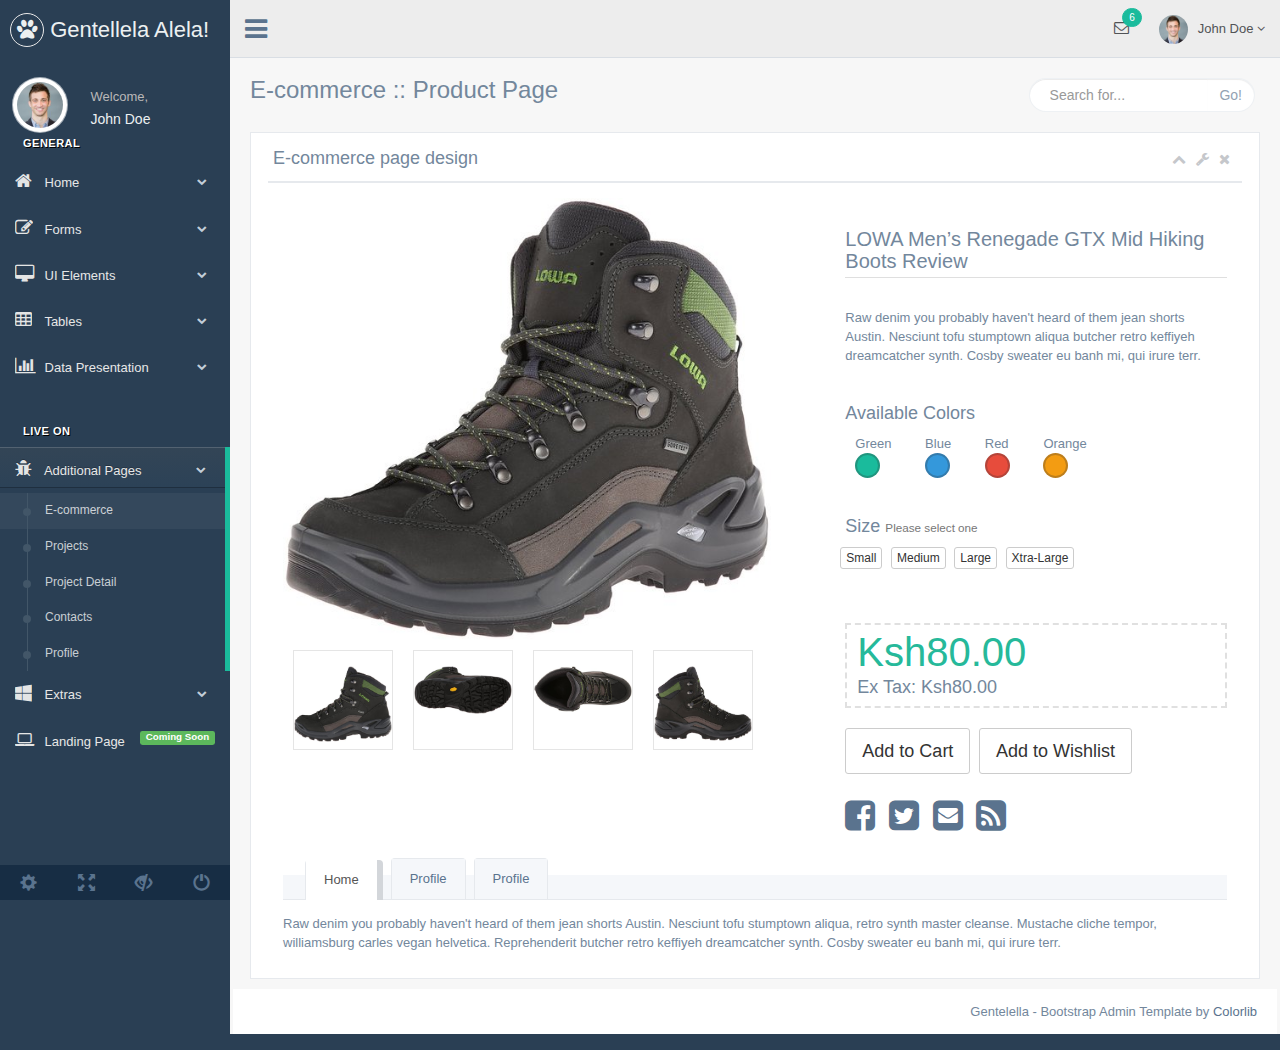
<file: production/e_commerce.html>
<!DOCTYPE html>
<html lang="en">

<head>
  <meta http-equiv="Content-Type" content="text/html; charset=UTF-8">
  <!-- Meta, title, CSS, favicons, etc. -->
  <meta charset="utf-8">
  <meta http-equiv="X-UA-Compatible" content="IE=edge">
  <meta name="viewport" content="width=device-width, initial-scale=1">

  <title>Gentallela Alela! | </title>

  <!-- Bootstrap core CSS -->

  <link href="css/bootstrap.min.css" rel="stylesheet">

  <link href="fonts/css/font-awesome.min.css" rel="stylesheet">
  <link href="css/animate.min.css" rel="stylesheet">

  <!-- Custom styling plus plugins -->
  <link href="css/custom.css" rel="stylesheet">
  <link href="css/icheck/flat/green.css" rel="stylesheet">


  <script src="js/jquery.min.js"></script>

  <!--[if lt IE 9]>
        <script src="../assets/js/ie8-responsive-file-warning.js"></script>
        <![endif]-->

  <!-- HTML5 shim and Respond.js for IE8 support of HTML5 elements and media queries -->
  <!--[if lt IE 9]>
          <script src="https://oss.maxcdn.com/html5shiv/3.7.2/html5shiv.min.js"></script>
          <script src="https://oss.maxcdn.com/respond/1.4.2/respond.min.js"></script>
        <![endif]-->

</head>


<body class="nav-md">

  <div class="container body">


    <div class="main_container">

      <div class="col-md-3 left_col">
        <div class="left_col scroll-view">

          <div class="navbar nav_title" style="border: 0;">
            <a href="index.html" class="site_title"><i class="fa fa-paw"></i> <span>Gentellela Alela!</span></a>
          </div>
          <div class="clearfix"></div>


          <!-- menu prile quick info -->
          <div class="profile">
            <div class="profile_pic">
              <img src="images/img.jpg" alt="..." class="img-circle profile_img">
            </div>
            <div class="profile_info">
              <span>Welcome,</span>
              <h2>John Doe</h2>
            </div>
          </div>
          <!-- /menu prile quick info -->

          <br />

          <!-- sidebar menu -->
          <div id="sidebar-menu" class="main_menu_side hidden-print main_menu">

            <div class="menu_section">
              <h3>General</h3>
              <ul class="nav side-menu">
                <li><a><i class="fa fa-home"></i> Home <span class="fa fa-chevron-down"></span></a>
                  <ul class="nav child_menu" style="display: none">
                    <li><a href="index.html">Dashboard</a>
                    </li>
                    <li><a href="index2.html">Dashboard2</a>
                    </li>
                    <li><a href="index3.html">Dashboard3</a>
                    </li>
                  </ul>
                </li>
                <li><a><i class="fa fa-edit"></i> Forms <span class="fa fa-chevron-down"></span></a>
                  <ul class="nav child_menu" style="display: none">
                    <li><a href="form.html">General Form</a>
                    </li>
                    <li><a href="form_advanced.html">Advanced Components</a>
                    </li>
                    <li><a href="form_validation.html">Form Validation</a>
                    </li>
                    <li><a href="form_wizards.html">Form Wizard</a>
                    </li>
                    <li><a href="form_upload.html">Form Upload</a>
                    </li>
                    <li><a href="form_buttons.html">Form Buttons</a>
                    </li>
                  </ul>
                </li>
                <li><a><i class="fa fa-desktop"></i> UI Elements <span class="fa fa-chevron-down"></span></a>
                  <ul class="nav child_menu" style="display: none">
                    <li><a href="general_elements.html">General Elements</a>
                    </li>
                    <li><a href="media_gallery.html">Media Gallery</a>
                    </li>
                    <li><a href="typography.html">Typography</a>
                    </li>
                    <li><a href="icons.html">Icons</a>
                    </li>
                    <li><a href="glyphicons.html">Glyphicons</a>
                    </li>
                    <li><a href="widgets.html">Widgets</a>
                    </li>
                    <li><a href="invoice.html">Invoice</a>
                    </li>
                    <li><a href="inbox.html">Inbox</a>
                    </li>
                    <li><a href="calender.html">Calender</a>
                    </li>
                  </ul>
                </li>
                <li><a><i class="fa fa-table"></i> Tables <span class="fa fa-chevron-down"></span></a>
                  <ul class="nav child_menu" style="display: none">
                    <li><a href="tables.html">Tables</a>
                    </li>
                    <li><a href="tables_dynamic.html">Table Dynamic</a>
                    </li>
                  </ul>
                </li>
                <li><a><i class="fa fa-bar-chart-o"></i> Data Presentation <span class="fa fa-chevron-down"></span></a>
                  <ul class="nav child_menu" style="display: none">
                    <li><a href="chartjs.html">Chart JS</a>
                    </li>
                    <li><a href="chartjs2.html">Chart JS2</a>
                    </li>
                    <li><a href="morisjs.html">Moris JS</a>
                    </li>
                    <li><a href="echarts.html">ECharts </a>
                    </li>
                    <li><a href="other_charts.html">Other Charts </a>
                    </li>
                  </ul>
                </li>
              </ul>
            </div>
            <div class="menu_section">
              <h3>Live On</h3>
              <ul class="nav side-menu">
                <li><a><i class="fa fa-bug"></i> Additional Pages <span class="fa fa-chevron-down"></span></a>
                  <ul class="nav child_menu" style="display: none">
                    <li><a href="e_commerce.html">E-commerce</a>
                    </li>
                    <li><a href="projects.html">Projects</a>
                    </li>
                    <li><a href="project_detail.html">Project Detail</a>
                    </li>
                    <li><a href="contacts.html">Contacts</a>
                    </li>
                    <li><a href="profile.html">Profile</a>
                    </li>
                  </ul>
                </li>
                <li><a><i class="fa fa-windows"></i> Extras <span class="fa fa-chevron-down"></span></a>
                  <ul class="nav child_menu" style="display: none">
                    <li><a href="page_404.html">404 Error</a>
                    </li>
                    <li><a href="page_500.html">500 Error</a>
                    </li>
                    <li><a href="plain_page.html">Plain Page</a>
                    </li>
                    <li><a href="login.html">Login Page</a>
                    </li>
                    <li><a href="pricing_tables.html">Pricing Tables</a>
                    </li>

                  </ul>
                </li>
                <li><a><i class="fa fa-laptop"></i> Landing Page <span class="label label-success pull-right">Coming Soon</span></a>
                </li>
              </ul>
            </div>

          </div>
          <!-- /sidebar menu -->

          <!-- /menu footer buttons -->
          <div class="sidebar-footer hidden-small">
            <a data-toggle="tooltip" data-placement="top" title="Settings">
              <span class="glyphicon glyphicon-cog" aria-hidden="true"></span>
            </a>
            <a data-toggle="tooltip" data-placement="top" title="FullScreen">
              <span class="glyphicon glyphicon-fullscreen" aria-hidden="true"></span>
            </a>
            <a data-toggle="tooltip" data-placement="top" title="Lock">
              <span class="glyphicon glyphicon-eye-close" aria-hidden="true"></span>
            </a>
            <a data-toggle="tooltip" data-placement="top" title="Logout">
              <span class="glyphicon glyphicon-off" aria-hidden="true"></span>
            </a>
          </div>
          <!-- /menu footer buttons -->
        </div>
      </div>

      <!-- top navigation -->
      <div class="top_nav">

        <div class="nav_menu">
          <nav class="" role="navigation">
            <div class="nav toggle">
              <a id="menu_toggle"><i class="fa fa-bars"></i></a>
            </div>

            <ul class="nav navbar-nav navbar-right">
              <li class="">
                <a href="javascript:;" class="user-profile dropdown-toggle" data-toggle="dropdown" aria-expanded="false">
                  <img src="images/img.jpg" alt="">John Doe
                  <span class=" fa fa-angle-down"></span>
                </a>
                <ul class="dropdown-menu dropdown-usermenu animated fadeInDown pull-right">
                  <li><a href="javascript:;">  Profile</a>
                  </li>
                  <li>
                    <a href="javascript:;">
                      <span class="badge bg-red pull-right">50%</span>
                      <span>Settings</span>
                    </a>
                  </li>
                  <li>
                    <a href="javascript:;">Help</a>
                  </li>
                  <li><a href="login.html"><i class="fa fa-sign-out pull-right"></i> Log Out</a>
                  </li>
                </ul>
              </li>

              <li role="presentation" class="dropdown">
                <a href="javascript:;" class="dropdown-toggle info-number" data-toggle="dropdown" aria-expanded="false">
                  <i class="fa fa-envelope-o"></i>
                  <span class="badge bg-green">6</span>
                </a>
                <ul id="menu1" class="dropdown-menu list-unstyled msg_list animated fadeInDown" role="menu">
                  <li>
                    <a>
                      <span class="image">
                                        <img src="images/img.jpg" alt="Profile Image" />
                                    </span>
                      <span>
                                        <span>John Smith</span>
                      <span class="time">3 mins ago</span>
                      </span>
                      <span class="message">
                                        Film festivals used to be do-or-die moments for movie makers. They were where...
                                    </span>
                    </a>
                  </li>
                  <li>
                    <a>
                      <span class="image">
                                        <img src="images/img.jpg" alt="Profile Image" />
                                    </span>
                      <span>
                                        <span>John Smith</span>
                      <span class="time">3 mins ago</span>
                      </span>
                      <span class="message">
                                        Film festivals used to be do-or-die moments for movie makers. They were where...
                                    </span>
                    </a>
                  </li>
                  <li>
                    <a>
                      <span class="image">
                                        <img src="images/img.jpg" alt="Profile Image" />
                                    </span>
                      <span>
                                        <span>John Smith</span>
                      <span class="time">3 mins ago</span>
                      </span>
                      <span class="message">
                                        Film festivals used to be do-or-die moments for movie makers. They were where...
                                    </span>
                    </a>
                  </li>
                  <li>
                    <a>
                      <span class="image">
                                        <img src="images/img.jpg" alt="Profile Image" />
                                    </span>
                      <span>
                                        <span>John Smith</span>
                      <span class="time">3 mins ago</span>
                      </span>
                      <span class="message">
                                        Film festivals used to be do-or-die moments for movie makers. They were where...
                                    </span>
                    </a>
                  </li>
                  <li>
                    <div class="text-center">
                      <a>
                        <strong>See All Alerts</strong>
                        <i class="fa fa-angle-right"></i>
                      </a>
                    </div>
                  </li>
                </ul>
              </li>

            </ul>
          </nav>
        </div>

      </div>
      <!-- /top navigation -->

      <!-- page content -->
      <div class="right_col" role="main">

        <div class="">
          <div class="page-title">
            <div class="title_left">
              <h3>E-commerce :: Product Page</h3>
            </div>

            <div class="title_right">
              <div class="col-md-5 col-sm-5 col-xs-12 form-group pull-right top_search">
                <div class="input-group">
                  <input type="text" class="form-control" placeholder="Search for...">
                  <span class="input-group-btn">
                            <button class="btn btn-default" type="button">Go!</button>
                        </span>
                </div>
              </div>
            </div>
          </div>
          <div class="clearfix"></div>

          <div class="row">
            <div class="col-md-12 col-sm-12 col-xs-12">
              <div class="x_panel">
                <div class="x_title">
                  <h2>E-commerce page design</h2>
                  <ul class="nav navbar-right panel_toolbox">
                    <li><a href="#"><i class="fa fa-chevron-up"></i></a>
                    </li>
                    <li class="dropdown">
                      <a href="#" class="dropdown-toggle" data-toggle="dropdown" role="button" aria-expanded="false"><i class="fa fa-wrench"></i></a>
                      <ul class="dropdown-menu" role="menu">
                        <li><a href="#">Settings 1</a>
                        </li>
                        <li><a href="#">Settings 2</a>
                        </li>
                      </ul>
                    </li>
                    <li><a href="#"><i class="fa fa-close"></i></a>
                    </li>
                  </ul>
                  <div class="clearfix"></div>
                </div>
                <div class="x_content">

                  <div class="col-md-7 col-sm-7 col-xs-12">
                    <div class="product-image">
                      <img src="images/prod1.jpg" alt="..." />
                    </div>
                    <div class="product_gallery">
                      <a>
                        <img src="images/prod2.jpg" alt="..." />
                      </a>
                      <a>
                        <img src="images/prod3.jpg" alt="..." />
                      </a>
                      <a>
                        <img src="images/prod4.jpg" alt="..." />
                      </a>
                      <a>
                        <img src="images/prod5.jpg" alt="..." />
                      </a>
                    </div>
                  </div>

                  <div class="col-md-5 col-sm-5 col-xs-12" style="border:0px solid #e5e5e5;">

                    <h3 class="prod_title">LOWA Men’s Renegade GTX Mid Hiking Boots Review</h3>

                    <p>Raw denim you probably haven't heard of them jean shorts Austin. Nesciunt tofu stumptown aliqua butcher retro keffiyeh dreamcatcher synth. Cosby sweater eu banh mi, qui irure terr.</p>
                    <br />

                    <div class="">
                      <h2>Available Colors</h2>
                      <ul class="list-inline prod_color">
                        <li>
                          <p>Green</p>
                          <div class="color bg-green"></div>
                        </li>
                        <li>
                          <p>Blue</p>
                          <div class="color bg-blue"></div>
                        </li>
                        <li>
                          <p>Red</p>
                          <div class="color bg-red"></div>
                        </li>
                        <li>
                          <p>Orange</p>
                          <div class="color bg-orange"></div>
                        </li>

                      </ul>
                    </div>
                    <br />

                    <div class="">
                      <h2>Size <small>Please select one</small></h2>
                      <ul class="list-inline prod_size">
                        <li>
                          <button type="button" class="btn btn-default btn-xs">Small</button>
                        </li>
                        <li>
                          <button type="button" class="btn btn-default btn-xs">Medium</button>
                        </li>
                        <li>
                          <button type="button" class="btn btn-default btn-xs">Large</button>
                        </li>
                        <li>
                          <button type="button" class="btn btn-default btn-xs">Xtra-Large</button>
                        </li>
                      </ul>
                    </div>
                    <br />

                    <div class="">
                      <div class="product_price">
                        <h1 class="price">Ksh80.00</h1>
                        <span class="price-tax">Ex Tax: Ksh80.00</span>
                        <br>
                      </div>
                    </div>

                    <div class="">
                      <button type="button" class="btn btn-default btn-lg">Add to Cart</button>
                      <button type="button" class="btn btn-default btn-lg">Add to Wishlist</button>
                    </div>

                    <div class="product_social">
                      <ul class="list-inline">
                        <li><a href="#"><i class="fa fa-facebook-square"></i></a>
                        </li>
                        <li><a href="#"><i class="fa fa-twitter-square"></i></a>
                        </li>
                        <li><a href="#"><i class="fa fa-envelope-square"></i></a>
                        </li>
                        <li><a href="#"><i class="fa fa-rss-square"></i></a>
                        </li>
                      </ul>
                    </div>

                  </div>


                  <div class="col-md-12">

                    <div class="" role="tabpanel" data-example-id="togglable-tabs">
                      <ul id="myTab" class="nav nav-tabs bar_tabs" role="tablist">
                        <li role="presentation" class="active"><a href="#tab_content1" id="home-tab" role="tab" data-toggle="tab" aria-expanded="true">Home</a>
                        </li>
                        <li role="presentation" class=""><a href="#tab_content2" role="tab" id="profile-tab" data-toggle="tab" aria-expanded="false">Profile</a>
                        </li>
                        <li role="presentation" class=""><a href="#tab_content3" role="tab" id="profile-tab2" data-toggle="tab" aria-expanded="false">Profile</a>
                        </li>
                      </ul>
                      <div id="myTabContent" class="tab-content">
                        <div role="tabpanel" class="tab-pane fade active in" id="tab_content1" aria-labelledby="home-tab">
                          <p>Raw denim you probably haven't heard of them jean shorts Austin. Nesciunt tofu stumptown aliqua, retro synth master cleanse. Mustache cliche tempor, williamsburg carles vegan helvetica. Reprehenderit butcher retro keffiyeh dreamcatcher
                            synth. Cosby sweater eu banh mi, qui irure terr.</p>
                        </div>
                        <div role="tabpanel" class="tab-pane fade" id="tab_content2" aria-labelledby="profile-tab">
                          <p>Food truck fixie locavore, accusamus mcsweeney's marfa nulla single-origin coffee squid. Exercitation +1 labore velit, blog sartorial PBR leggings next level wes anderson artisan four loko farm-to-table craft beer twee. Qui photo
                            booth letterpress, commodo enim craft beer mlkshk aliquip</p>
                        </div>
                        <div role="tabpanel" class="tab-pane fade" id="tab_content3" aria-labelledby="profile-tab">
                          <p>xxFood truck fixie locavore, accusamus mcsweeney's marfa nulla single-origin coffee squid. Exercitation +1 labore velit, blog sartorial PBR leggings next level wes anderson artisan four loko farm-to-table craft beer twee. Qui
                            photo booth letterpress, commodo enim craft beer mlkshk </p>
                        </div>
                      </div>
                    </div>

                  </div>
                </div>
              </div>
            </div>
          </div>
        </div>

        <!-- footer content -->
        <footer>
          <div class="copyright-info">
            <p class="pull-right">Gentelella - Bootstrap Admin Template by <a href="https://colorlib.com">Colorlib</a>
            </p>
          </div>
          <div class="clearfix"></div>
        </footer>
        <!-- /footer content -->

      </div>
      <!-- /page content -->
    </div>

  </div>

  <div id="custom_notifications" class="custom-notifications dsp_none">
    <ul class="list-unstyled notifications clearfix" data-tabbed_notifications="notif-group">
    </ul>
    <div class="clearfix"></div>
    <div id="notif-group" class="tabbed_notifications"></div>
  </div>

  <script src="js/bootstrap.min.js"></script>
  
  <!-- bootstrap progress js -->
  <script src="js/progressbar/bootstrap-progressbar.min.js"></script>
  <script src="js/nicescroll/jquery.nicescroll.min.js"></script>
  <!-- icheck -->
  <script src="js/icheck/icheck.min.js"></script>
  <!-- pace -->
  <script src="js/pace/pace.min.js"></script>
  <script src="js/custom.js"></script>

</body>

</html>
</file>
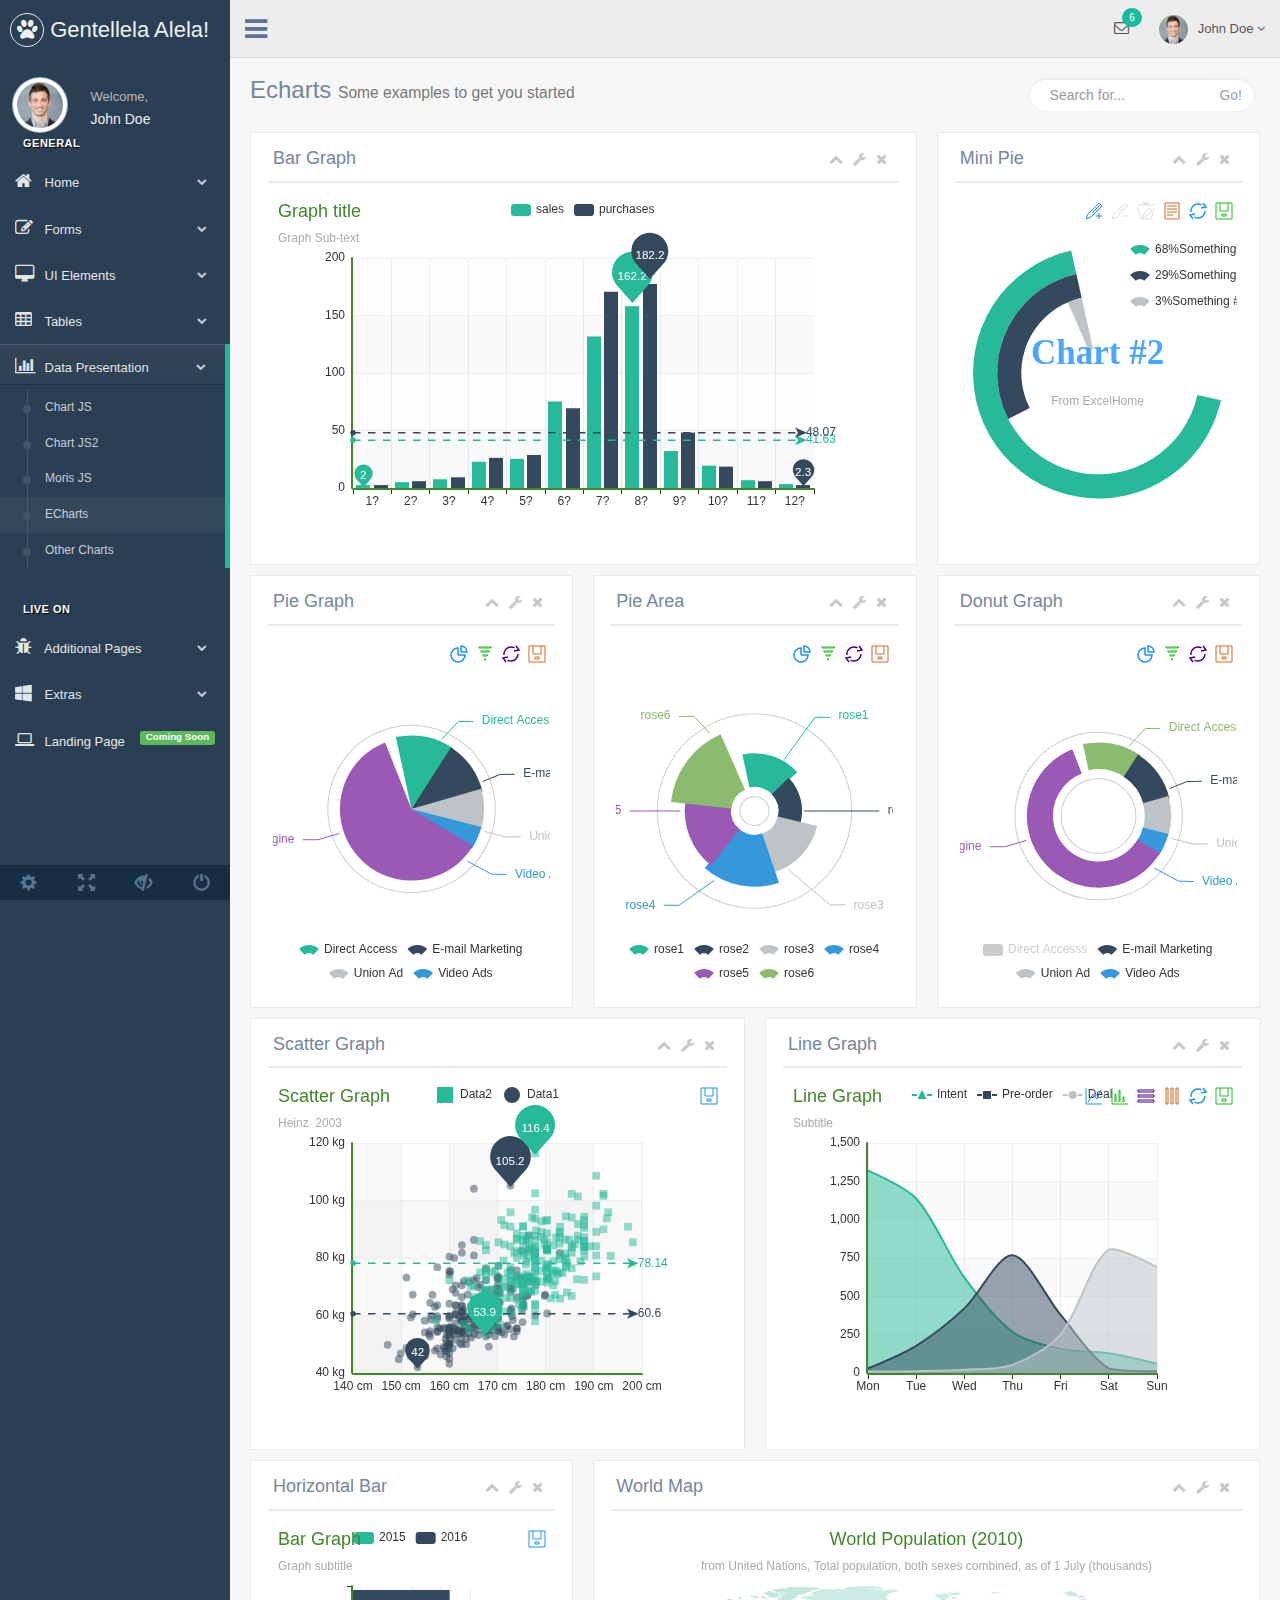
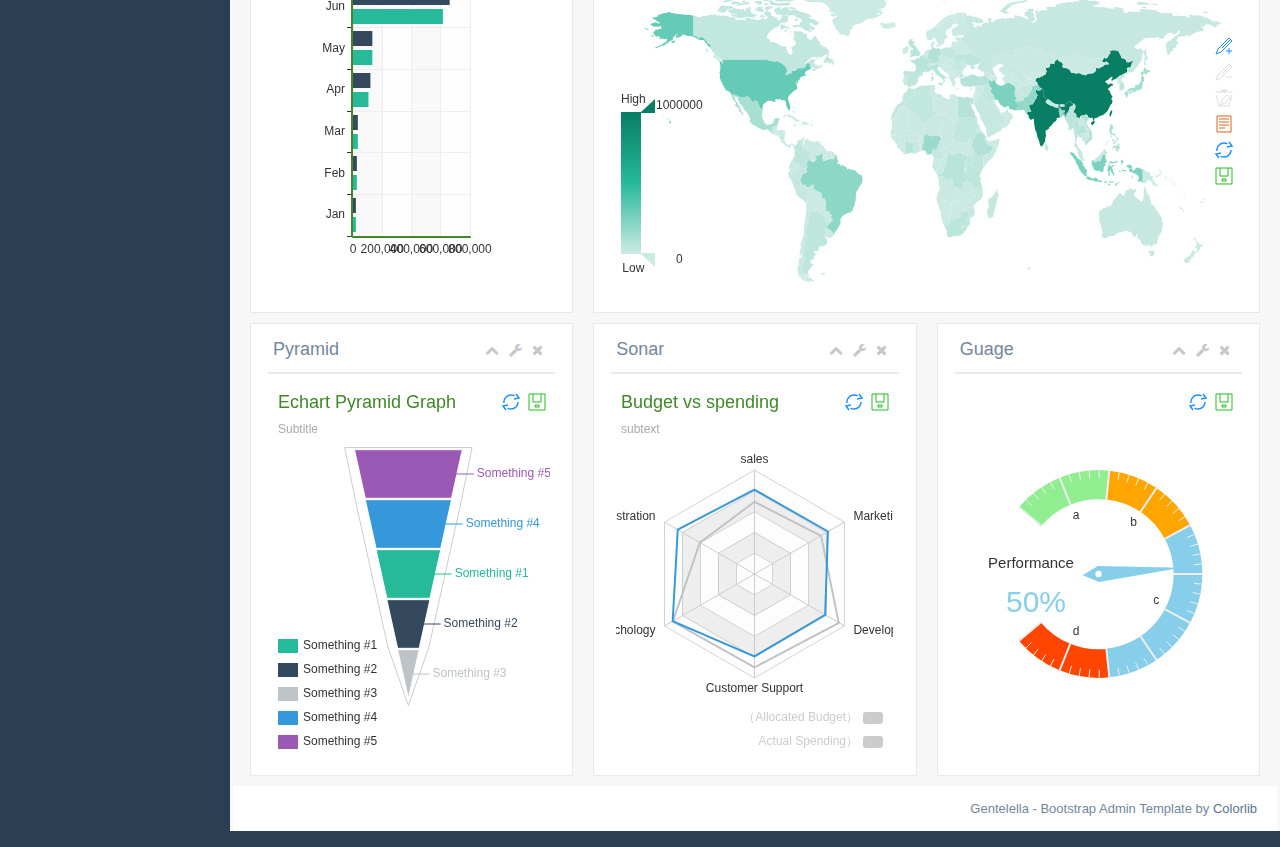
<file: production/echarts.html>
<!DOCTYPE html>
<html lang="en">

<head>
  <meta http-equiv="Content-Type" content="text/html; charset=UTF-8">
  <!-- Meta, title, CSS, favicons, etc. -->
  <meta charset="utf-8">
  <meta http-equiv="X-UA-Compatible" content="IE=edge">
  <meta name="viewport" content="width=device-width, initial-scale=1">

  <title>ECharts Chart Bootstrap Examples | Gentallela Alela! by Colorlib</title>

  <link href="css/bootstrap.min.css" rel="stylesheet">
  <link href="fonts/css/font-awesome.min.css" rel="stylesheet">
  <link href="css/animate.min.css" rel="stylesheet">
  <link href="css/custom.css" rel="stylesheet">
  <link href="css/icheck/flat/green.css" rel="stylesheet">
  <script src="js/jquery.min.js"></script>

  <!-- HTML5 shim and Respond.js for IE8 support of HTML5 elements and media queries -->
  <!--[if lt IE 9]>
          <script src="https://oss.maxcdn.com/html5shiv/3.7.2/html5shiv.min.js"></script>
          <script src="https://oss.maxcdn.com/respond/1.4.2/respond.min.js"></script>
    <![endif]-->

</head>


<body class="nav-md">

  <div class="container body">


    <div class="main_container">

      <div class="col-md-3 left_col">
        <div class="left_col scroll-view">

          <div class="navbar nav_title" style="border: 0;">
            <a href="index.html" class="site_title"><i class="fa fa-paw"></i> <span>Gentellela Alela!</span></a>
          </div>
          <div class="clearfix"></div>

          <!-- menu prile quick info -->
          <div class="profile">
            <div class="profile_pic">
              <img src="images/img.jpg" alt="..." class="img-circle profile_img">
            </div>
            <div class="profile_info">
              <span>Welcome,</span>
              <h2>John Doe</h2>
            </div>
          </div>
          <!-- /menu prile quick info -->

          <br />

          <!-- sidebar menu -->
          <div id="sidebar-menu" class="main_menu_side hidden-print main_menu">

            <div class="menu_section">
              <h3>General</h3>
              <ul class="nav side-menu">
                <li><a><i class="fa fa-home"></i> Home <span class="fa fa-chevron-down"></span></a>
                  <ul class="nav child_menu" style="display: none">
                    <li><a href="index.html">Dashboard</a>
                    </li>
                    <li><a href="index2.html">Dashboard2</a>
                    </li>
                    <li><a href="index3.html">Dashboard3</a>
                    </li>
                  </ul>
                </li>
                <li><a><i class="fa fa-edit"></i> Forms <span class="fa fa-chevron-down"></span></a>
                  <ul class="nav child_menu" style="display: none">
                    <li><a href="form.html">General Form</a>
                    </li>
                    <li><a href="form_advanced.html">Advanced Components</a>
                    </li>
                    <li><a href="form_validation.html">Form Validation</a>
                    </li>
                    <li><a href="form_wizards.html">Form Wizard</a>
                    </li>
                    <li><a href="form_upload.html">Form Upload</a>
                    </li>
                    <li><a href="form_buttons.html">Form Buttons</a>
                    </li>
                  </ul>
                </li>
                <li><a><i class="fa fa-desktop"></i> UI Elements <span class="fa fa-chevron-down"></span></a>
                  <ul class="nav child_menu" style="display: none">
                    <li><a href="general_elements.html">General Elements</a>
                    </li>
                    <li><a href="media_gallery.html">Media Gallery</a>
                    </li>
                    <li><a href="typography.html">Typography</a>
                    </li>
                    <li><a href="icons.html">Icons</a>
                    </li>
                    <li><a href="glyphicons.html">Glyphicons</a>
                    </li>
                    <li><a href="widgets.html">Widgets</a>
                    </li>
                    <li><a href="invoice.html">Invoice</a>
                    </li>
                    <li><a href="inbox.html">Inbox</a>
                    </li>
                    <li><a href="calender.html">Calender</a>
                    </li>
                  </ul>
                </li>
                <li><a><i class="fa fa-table"></i> Tables <span class="fa fa-chevron-down"></span></a>
                  <ul class="nav child_menu" style="display: none">
                    <li><a href="tables.html">Tables</a>
                    </li>
                    <li><a href="tables_dynamic.html">Table Dynamic</a>
                    </li>
                  </ul>
                </li>
                <li><a><i class="fa fa-bar-chart-o"></i> Data Presentation <span class="fa fa-chevron-down"></span></a>
                  <ul class="nav child_menu" style="display: none">
                    <li><a href="chartjs.html">Chart JS</a>
                    </li>
                    <li><a href="chartjs2.html">Chart JS2</a>
                    </li>
                    <li><a href="morisjs.html">Moris JS</a>
                    </li>
                    <li><a href="echarts.html">ECharts </a>
                    </li>
                    <li><a href="other_charts.html">Other Charts </a>
                    </li>
                  </ul>
                </li>
              </ul>
            </div>
            <div class="menu_section">
              <h3>Live On</h3>
              <ul class="nav side-menu">
                <li><a><i class="fa fa-bug"></i> Additional Pages <span class="fa fa-chevron-down"></span></a>
                  <ul class="nav child_menu" style="display: none">
                    <li><a href="e_commerce.html">E-commerce</a>
                    </li>
                    <li><a href="projects.html">Projects</a>
                    </li>
                    <li><a href="project_detail.html">Project Detail</a>
                    </li>
                    <li><a href="contacts.html">Contacts</a>
                    </li>
                    <li><a href="profile.html">Profile</a>
                    </li>
                  </ul>
                </li>
                <li><a><i class="fa fa-windows"></i> Extras <span class="fa fa-chevron-down"></span></a>
                  <ul class="nav child_menu" style="display: none">
                    <li><a href="page_404.html">404 Error</a>
                    </li>
                    <li><a href="page_500.html">500 Error</a>
                    </li>
                    <li><a href="plain_page.html">Plain Page</a>
                    </li>
                    <li><a href="login.html">Login Page</a>
                    </li>
                    <li><a href="pricing_tables.html">Pricing Tables</a>
                    </li>

                  </ul>
                </li>
                <li><a><i class="fa fa-laptop"></i> Landing Page <span class="label label-success pull-right">Coming Soon</span></a>
                </li>
              </ul>
            </div>

          </div>
          <!-- /sidebar menu -->

          <!-- /menu footer buttons -->
          <div class="sidebar-footer hidden-small">
            <a data-toggle="tooltip" data-placement="top" title="Settings">
              <span class="glyphicon glyphicon-cog" aria-hidden="true"></span>
            </a>
            <a data-toggle="tooltip" data-placement="top" title="FullScreen">
              <span class="glyphicon glyphicon-fullscreen" aria-hidden="true"></span>
            </a>
            <a data-toggle="tooltip" data-placement="top" title="Lock">
              <span class="glyphicon glyphicon-eye-close" aria-hidden="true"></span>
            </a>
            <a data-toggle="tooltip" data-placement="top" title="Logout">
              <span class="glyphicon glyphicon-off" aria-hidden="true"></span>
            </a>
          </div>
          <!-- /menu footer buttons -->
        </div>
      </div>

      <!-- top navigation -->
      <div class="top_nav">

        <div class="nav_menu">
          <nav class="" role="navigation">
            <div class="nav toggle">
              <a id="menu_toggle"><i class="fa fa-bars"></i></a>
            </div>

            <ul class="nav navbar-nav navbar-right">
              <li class="">
                <a href="javascript:;" class="user-profile dropdown-toggle" data-toggle="dropdown" aria-expanded="false">
                  <img src="images/img.jpg" alt="">John Doe
                  <span class=" fa fa-angle-down"></span>
                </a>
                <ul class="dropdown-menu dropdown-usermenu animated fadeInDown pull-right">
                  <li><a href="javascript:;">  Profile</a>
                  </li>
                  <li>
                    <a href="javascript:;">
                      <span class="badge bg-red pull-right">50%</span>
                      <span>Settings</span>
                    </a>
                  </li>
                  <li>
                    <a href="javascript:;">Help</a>
                  </li>
                  <li><a href="login.html"><i class="fa fa-sign-out pull-right"></i> Log Out</a>
                  </li>
                </ul>
              </li>

              <li role="presentation" class="dropdown">
                <a href="javascript:;" class="dropdown-toggle info-number" data-toggle="dropdown" aria-expanded="false">
                  <i class="fa fa-envelope-o"></i>
                  <span class="badge bg-green">6</span>
                </a>
                <ul id="menu1" class="dropdown-menu list-unstyled msg_list animated fadeInDown" role="menu">
                  <li>
                    <a>
                      <span class="image">
                                        <img src="images/img.jpg" alt="Profile Image" />
                                    </span>
                      <span>
                                        <span>John Smith</span>
                      <span class="time">3 mins ago</span>
                      </span>
                      <span class="message">
                                        Film festivals used to be do-or-die moments for movie makers. They were where...
                                    </span>
                    </a>
                  </li>
                  <li>
                    <a>
                      <span class="image">
                                        <img src="images/img.jpg" alt="Profile Image" />
                                    </span>
                      <span>
                                        <span>John Smith</span>
                      <span class="time">3 mins ago</span>
                      </span>
                      <span class="message">
                                        Film festivals used to be do-or-die moments for movie makers. They were where...
                                    </span>
                    </a>
                  </li>
                  <li>
                    <a>
                      <span class="image">
                                        <img src="images/img.jpg" alt="Profile Image" />
                                    </span>
                      <span>
                                        <span>John Smith</span>
                      <span class="time">3 mins ago</span>
                      </span>
                      <span class="message">
                                        Film festivals used to be do-or-die moments for movie makers. They were where...
                                    </span>
                    </a>
                  </li>
                  <li>
                    <a>
                      <span class="image">
                                        <img src="images/img.jpg" alt="Profile Image" />
                                    </span>
                      <span>
                                        <span>John Smith</span>
                      <span class="time">3 mins ago</span>
                      </span>
                      <span class="message">
                                        Film festivals used to be do-or-die moments for movie makers. They were where...
                                    </span>
                    </a>
                  </li>
                  <li>
                    <div class="text-center">
                      <a>
                        <strong>See All Alerts</strong>
                        <i class="fa fa-angle-right"></i>
                      </a>
                    </div>
                  </li>
                </ul>
              </li>

            </ul>
          </nav>
        </div>

      </div>
      <!-- /top navigation -->

      <!-- page content -->
      <div class="right_col" role="main">

        <div class="">
          <div class="page-title">
            <div class="title_left">
              <h3>
                    Echarts
                    <small>
                        Some examples to get you started
                    </small>
                </h3>
            </div>

            <div class="title_right">
              <div class="col-md-5 col-sm-5 col-xs-12 form-group pull-right top_search">
                <div class="input-group">
                  <input type="text" class="form-control" placeholder="Search for...">
                  <span class="input-group-btn">
                            <button class="btn btn-default" type="button">Go!</button>
                        </span>
                </div>
              </div>
            </div>
          </div>
          <div class="clearfix"></div>

          <div class="row">
            <div class="col-md-8 col-sm-8 col-xs-12">
              <div class="x_panel">
                <div class="x_title">
                  <h2>Bar Graph</h2>
                  <ul class="nav navbar-right panel_toolbox">
                    <li><a href="#"><i class="fa fa-chevron-up"></i></a>
                    </li>
                    <li class="dropdown">
                      <a href="#" class="dropdown-toggle" data-toggle="dropdown" role="button" aria-expanded="false"><i class="fa fa-wrench"></i></a>
                      <ul class="dropdown-menu" role="menu">
                        <li><a href="#">Settings 1</a>
                        </li>
                        <li><a href="#">Settings 2</a>
                        </li>
                      </ul>
                    </li>
                    <li><a href="#"><i class="fa fa-close"></i></a>
                    </li>
                  </ul>
                  <div class="clearfix"></div>
                </div>
                <div class="x_content">

                  <div id="mainb" style="height:350px;"></div>

                </div>
              </div>
            </div>

            <div class="col-md-4 col-sm-4 col-xs-12">
              <div class="x_panel">
                <div class="x_title">
                  <h2>Mini Pie</h2>
                  <ul class="nav navbar-right panel_toolbox">
                    <li><a href="#"><i class="fa fa-chevron-up"></i></a>
                    </li>
                    <li class="dropdown">
                      <a href="#" class="dropdown-toggle" data-toggle="dropdown" role="button" aria-expanded="false"><i class="fa fa-wrench"></i></a>
                      <ul class="dropdown-menu" role="menu">
                        <li><a href="#">Settings 1</a>
                        </li>
                        <li><a href="#">Settings 2</a>
                        </li>
                      </ul>
                    </li>
                    <li><a href="#"><i class="fa fa-close"></i></a>
                    </li>
                  </ul>
                  <div class="clearfix"></div>
                </div>
                <div class="x_content">

                  <div id="echart_mini_pie" style="height:350px;"></div>

                </div>
              </div>
            </div>


            <div class="col-md-4 col-sm-4 col-xs-12">
              <div class="x_panel">
                <div class="x_title">
                  <h2>Pie Graph</h2>
                  <ul class="nav navbar-right panel_toolbox">
                    <li><a href="#"><i class="fa fa-chevron-up"></i></a>
                    </li>
                    <li class="dropdown">
                      <a href="#" class="dropdown-toggle" data-toggle="dropdown" role="button" aria-expanded="false"><i class="fa fa-wrench"></i></a>
                      <ul class="dropdown-menu" role="menu">
                        <li><a href="#">Settings 1</a>
                        </li>
                        <li><a href="#">Settings 2</a>
                        </li>
                      </ul>
                    </li>
                    <li><a href="#"><i class="fa fa-close"></i></a>
                    </li>
                  </ul>
                  <div class="clearfix"></div>
                </div>
                <div class="x_content">

                  <div id="echart_pie" style="height:350px;"></div>

                </div>
              </div>
            </div>

            <div class="col-md-4 col-sm-4 col-xs-12">
              <div class="x_panel">
                <div class="x_title">
                  <h2>Pie Area</h2>
                  <ul class="nav navbar-right panel_toolbox">
                    <li><a href="#"><i class="fa fa-chevron-up"></i></a>
                    </li>
                    <li class="dropdown">
                      <a href="#" class="dropdown-toggle" data-toggle="dropdown" role="button" aria-expanded="false"><i class="fa fa-wrench"></i></a>
                      <ul class="dropdown-menu" role="menu">
                        <li><a href="#">Settings 1</a>
                        </li>
                        <li><a href="#">Settings 2</a>
                        </li>
                      </ul>
                    </li>
                    <li><a href="#"><i class="fa fa-close"></i></a>
                    </li>
                  </ul>
                  <div class="clearfix"></div>
                </div>
                <div class="x_content">

                  <div id="echart_pie2" style="height:350px;"></div>

                </div>
              </div>
            </div>

            <div class="col-md-4 col-sm-4 col-xs-12">
              <div class="x_panel">
                <div class="x_title">
                  <h2>Donut Graph</h2>
                  <ul class="nav navbar-right panel_toolbox">
                    <li><a href="#"><i class="fa fa-chevron-up"></i></a>
                    </li>
                    <li class="dropdown">
                      <a href="#" class="dropdown-toggle" data-toggle="dropdown" role="button" aria-expanded="false"><i class="fa fa-wrench"></i></a>
                      <ul class="dropdown-menu" role="menu">
                        <li><a href="#">Settings 1</a>
                        </li>
                        <li><a href="#">Settings 2</a>
                        </li>
                      </ul>
                    </li>
                    <li><a href="#"><i class="fa fa-close"></i></a>
                    </li>
                  </ul>
                  <div class="clearfix"></div>
                </div>
                <div class="x_content">

                  <div id="echart_donut" style="height:350px;"></div>

                </div>
              </div>
            </div>


            <div class="col-md-6 col-sm-6 col-xs-12">
              <div class="x_panel">
                <div class="x_title">
                  <h2>Scatter Graph</h2>
                  <ul class="nav navbar-right panel_toolbox">
                    <li><a href="#"><i class="fa fa-chevron-up"></i></a>
                    </li>
                    <li class="dropdown">
                      <a href="#" class="dropdown-toggle" data-toggle="dropdown" role="button" aria-expanded="false"><i class="fa fa-wrench"></i></a>
                      <ul class="dropdown-menu" role="menu">
                        <li><a href="#">Settings 1</a>
                        </li>
                        <li><a href="#">Settings 2</a>
                        </li>
                      </ul>
                    </li>
                    <li><a href="#"><i class="fa fa-close"></i></a>
                    </li>
                  </ul>
                  <div class="clearfix"></div>
                </div>
                <div class="x_content">

                  <div id="echart_scatter" style="height:350px;"></div>

                </div>
              </div>
            </div>

            <div class="col-md-6 col-sm-6 col-xs-12">
              <div class="x_panel">
                <div class="x_title">
                  <h2>Line Graph</h2>
                  <ul class="nav navbar-right panel_toolbox">
                    <li><a href="#"><i class="fa fa-chevron-up"></i></a>
                    </li>
                    <li class="dropdown">
                      <a href="#" class="dropdown-toggle" data-toggle="dropdown" role="button" aria-expanded="false"><i class="fa fa-wrench"></i></a>
                      <ul class="dropdown-menu" role="menu">
                        <li><a href="#">Settings 1</a>
                        </li>
                        <li><a href="#">Settings 2</a>
                        </li>
                      </ul>
                    </li>
                    <li><a href="#"><i class="fa fa-close"></i></a>
                    </li>
                  </ul>
                  <div class="clearfix"></div>
                </div>
                <div class="x_content">

                  <div id="echart_line" style="height:350px;"></div>

                </div>
              </div>
            </div>

            <div class="col-md-4 col-sm-4 col-xs-12">
              <div class="x_panel">
                <div class="x_title">
                  <h2>Horizontal Bar</h2>
                  <ul class="nav navbar-right panel_toolbox">
                    <li><a href="#"><i class="fa fa-chevron-up"></i></a>
                    </li>
                    <li class="dropdown">
                      <a href="#" class="dropdown-toggle" data-toggle="dropdown" role="button" aria-expanded="false"><i class="fa fa-wrench"></i></a>
                      <ul class="dropdown-menu" role="menu">
                        <li><a href="#">Settings 1</a>
                        </li>
                        <li><a href="#">Settings 2</a>
                        </li>
                      </ul>
                    </li>
                    <li><a href="#"><i class="fa fa-close"></i></a>
                    </li>
                  </ul>
                  <div class="clearfix"></div>
                </div>
                <div class="x_content">

                  <div id="echart_bar_horizontal" style="height:370px;"></div>

                </div>
              </div>
            </div>

            <div class="col-md-8 col-sm-8 col-xs-12">
              <div class="x_panel">
                <div class="x_title">
                  <h2>World Map</h2>
                  <ul class="nav navbar-right panel_toolbox">
                    <li><a href="#"><i class="fa fa-chevron-up"></i></a>
                    </li>
                    <li class="dropdown">
                      <a href="#" class="dropdown-toggle" data-toggle="dropdown" role="button" aria-expanded="false"><i class="fa fa-wrench"></i></a>
                      <ul class="dropdown-menu" role="menu">
                        <li><a href="#">Settings 1</a>
                        </li>
                        <li><a href="#">Settings 2</a>
                        </li>
                      </ul>
                    </li>
                    <li><a href="#"><i class="fa fa-close"></i></a>
                    </li>
                  </ul>
                  <div class="clearfix"></div>
                </div>
                <div class="x_content">

                  <div id="echart_world_map" style="height:370px;"></div>

                </div>
              </div>
            </div>


            <div class="col-md-4 col-sm-4 col-xs-12">
              <div class="x_panel">
                <div class="x_title">
                  <h2>Pyramid</h2>
                  <ul class="nav navbar-right panel_toolbox">
                    <li><a href="#"><i class="fa fa-chevron-up"></i></a>
                    </li>
                    <li class="dropdown">
                      <a href="#" class="dropdown-toggle" data-toggle="dropdown" role="button" aria-expanded="false"><i class="fa fa-wrench"></i></a>
                      <ul class="dropdown-menu" role="menu">
                        <li><a href="#">Settings 1</a>
                        </li>
                        <li><a href="#">Settings 2</a>
                        </li>
                      </ul>
                    </li>
                    <li><a href="#"><i class="fa fa-close"></i></a>
                    </li>
                  </ul>
                  <div class="clearfix"></div>
                </div>
                <div class="x_content">

                  <div id="echart_pyramid" style="height:370px;"></div>

                </div>
              </div>
            </div>

            <div class="col-md-4 col-sm-4 col-xs-12">
              <div class="x_panel">
                <div class="x_title">
                  <h2>Sonar</h2>
                  <ul class="nav navbar-right panel_toolbox">
                    <li><a href="#"><i class="fa fa-chevron-up"></i></a>
                    </li>
                    <li class="dropdown">
                      <a href="#" class="dropdown-toggle" data-toggle="dropdown" role="button" aria-expanded="false"><i class="fa fa-wrench"></i></a>
                      <ul class="dropdown-menu" role="menu">
                        <li><a href="#">Settings 1</a>
                        </li>
                        <li><a href="#">Settings 2</a>
                        </li>
                      </ul>
                    </li>
                    <li><a href="#"><i class="fa fa-close"></i></a>
                    </li>
                  </ul>
                  <div class="clearfix"></div>
                </div>
                <div class="x_content">

                  <div id="echart_sonar" style="height:370px;"></div>

                </div>
              </div>
            </div>


            <div class="col-md-4 col-sm-4 col-xs-12">
              <div class="x_panel">
                <div class="x_title">
                  <h2>Guage</h2>
                  <ul class="nav navbar-right panel_toolbox">
                    <li><a href="#"><i class="fa fa-chevron-up"></i></a>
                    </li>
                    <li class="dropdown">
                      <a href="#" class="dropdown-toggle" data-toggle="dropdown" role="button" aria-expanded="false"><i class="fa fa-wrench"></i></a>
                      <ul class="dropdown-menu" role="menu">
                        <li><a href="#">Settings 1</a>
                        </li>
                        <li><a href="#">Settings 2</a>
                        </li>
                      </ul>
                    </li>
                    <li><a href="#"><i class="fa fa-close"></i></a>
                    </li>
                  </ul>
                  <div class="clearfix"></div>
                </div>
                <div class="x_content">

                  <div id="echart_guage" style="height:370px;"></div>

                </div>
              </div>
            </div>


          </div>
        </div>

        <!-- footer content -->
        <footer>
          <div class="copyright-info">
            <p class="pull-right">Gentelella - Bootstrap Admin Template by <a href="https://colorlib.com">Colorlib</a></p>
          </div>
          <div class="clearfix"></div>
        </footer>
        <!-- /footer content -->

      </div>
      <!-- /page content -->
    </div>

  </div>

  <div id="custom_notifications" class="custom-notifications dsp_none">
    <ul class="list-unstyled notifications clearfix" data-tabbed_notifications="notif-group">
    </ul>
    <div class="clearfix"></div>
    <div id="notif-group" class="tabbed_notifications"></div>
  </div>

  <script src="js/bootstrap.min.js"></script>
  <script src="js/progressbar/bootstrap-progressbar.min.js"></script>
  <script src="js/nicescroll/jquery.nicescroll.min.js"></script>
  <script src="js/icheck/icheck.min.js"></script>
  <script src="js/custom.js"></script>

  <!-- echart -->
  <script src="js/echart/echarts-all.js"></script>
  <script src="js/echart/green.js"></script>

  <script>
    var myChart9 = echarts.init(document.getElementById('mainb'), theme);
    myChart9.setOption({
      title: {
        text: 'Graph title',
        subtext: 'Graph Sub-text'
      },
      //theme : theme,
      tooltip: {
        trigger: 'axis'
      },
      legend: {
        data: ['sales', 'purchases']
      },
      toolbox: {
        show: false
      },
      calculable: false,
      xAxis: [{
        type: 'category',
        data: ['1?', '2?', '3?', '4?', '5?', '6?', '7?', '8?', '9?', '10?', '11?', '12?']
      }],
      yAxis: [{
        type: 'value'
      }],
      series: [{
        name: 'sales',
        type: 'bar',
        data: [2.0, 4.9, 7.0, 23.2, 25.6, 76.7, 135.6, 162.2, 32.6, 20.0, 6.4, 3.3],
        markPoint: {
          data: [{
            type: 'max',
            name: '???'
          }, {
            type: 'min',
            name: '???'
          }]
        },
        markLine: {
          data: [{
            type: 'average',
            name: '???'
          }]
        }
      }, {
        name: 'purchases',
        type: 'bar',
        data: [2.6, 5.9, 9.0, 26.4, 28.7, 70.7, 175.6, 182.2, 48.7, 18.8, 6.0, 2.3],
        markPoint: {
          data: [{
            name: 'sales',
            value: 182.2,
            xAxis: 7,
            yAxis: 183,
            symbolSize: 18
          }, {
            name: 'purchases',
            value: 2.3,
            xAxis: 11,
            yAxis: 3
          }]
        },
        markLine: {
          data: [{
            type: 'average',
            name: '???'
          }]
        }
      }]
    });


    var myChart = echarts.init(document.getElementById('echart_sonar'), theme);
    myChart.setOption({
      title: {
        text: 'Budget vs spending',
        subtext: 'subtext'
      },
      tooltip: {
        trigger: 'axis'
      },
      legend: {
        orient: 'vertical',
        x: 'right',
        y: 'bottom',
        data: ['（Allocated Budget）', 'Actual Spending）']
      },
      toolbox: {
        show: true,
        feature: {
          restore: {
            show: true
          },
          saveAsImage: {
            show: true
          }
        }
      },
      polar: [{
        indicator: [{
          text: 'sales',
          max: 6000
        }, {
          text: 'Administration',
          max: 16000
        }, {
          text: 'Information Techology',
          max: 30000
        }, {
          text: 'Customer Support',
          max: 38000
        }, {
          text: 'Development',
          max: 52000
        }, {
          text: 'Marketing',
          max: 25000
        }]
      }],
      calculable: true,
      series: [{
        name: 'Budget vs spending',
        type: 'radar',
        data: [{
          value: [4300, 10000, 28000, 35000, 50000, 19000],
          name: 'Allocated Budget'
        }, {
          value: [5000, 14000, 28000, 31000, 42000, 21000],
          name: 'Actual Spending'
        }]
      }]
    });

    var myChart = echarts.init(document.getElementById('echart_pyramid'), theme);
    myChart.setOption({
      title: {
        text: 'Echart Pyramid Graph',
        subtext: 'Subtitle'
      },
      tooltip: {
        trigger: 'item',
        formatter: "{a} <br/>{b} : {c}%"
      },
      toolbox: {
        show: true,
        feature: {
          restore: {
            show: true
          },
          saveAsImage: {
            show: true
          }
        }
      },
      legend: {
        data: ['Something #1', 'Something #2', 'Something #3', 'Something #4', 'Something #5'],
        orient: 'vertical',
        x: 'left',
        y: 'bottom'
      },
      calculable: true,
      series: [{
        name: '漏斗图',
        type: 'funnel',
        width: '40%',
        data: [{
          value: 60,
          name: 'Something #1'
        }, {
          value: 40,
          name: 'Something #2'
        }, {
          value: 20,
          name: 'Something #3'
        }, {
          value: 80,
          name: 'Something #4'
        }, {
          value: 100,
          name: 'Something #5'
        }]
      }]
    });


    var myChart = echarts.init(document.getElementById('echart_guage'), theme);
    myChart.setOption({
      tooltip: {
        formatter: "{a} <br/>{b} : {c}%"
      },
      toolbox: {
        show: true,
        feature: {
          restore: {
            show: true
          },
          saveAsImage: {
            show: true
          }
        }
      },
      series: [{
        name: 'Performance',
        type: 'gauge',
        center: ['50%', '50%'],
        radius: [0, '75%'],
        startAngle: 140,
        endAngle: -140,
        min: 0,
        max: 100,
        precision: 0,
        splitNumber: 10,
        axisLine: {
          show: true,
          lineStyle: {
            color: [
              [0.2, 'lightgreen'],
              [0.4, 'orange'],
              [0.8, 'skyblue'],
              [1, '#ff4500']
            ],
            width: 30
          }
        },
        axisTick: {
          show: true,
          splitNumber: 5,
          length: 8,
          lineStyle: {
            color: '#eee',
            width: 1,
            type: 'solid'
          }
        },
        axisLabel: {
          show: true,
          formatter: function(v) {
            switch (v + '') {
              case '10':
                return 'a';
              case '30':
                return 'b';
              case '60':
                return 'c';
              case '90':
                return 'd';
              default:
                return '';
            }
          },
          textStyle: {
            color: '#333'
          }
        },
        splitLine: {
          show: true,
          length: 30,
          lineStyle: {
            color: '#eee',
            width: 2,
            type: 'solid'
          }
        },
        pointer: {
          length: '80%',
          width: 8,
          color: 'auto'
        },
        title: {
          show: true,
          offsetCenter: ['-65%', -10],
          textStyle: {
            color: '#333',
            fontSize: 15
          }
        },
        detail: {
          show: true,
          backgroundColor: 'rgba(0,0,0,0)',
          borderWidth: 0,
          borderColor: '#ccc',
          width: 100,
          height: 40,
          offsetCenter: ['-60%', 10],
          formatter: '{value}%',
          textStyle: {
            color: 'auto',
            fontSize: 30
          }
        },
        data: [{
          value: 50,
          name: 'Performance'
        }]
      }]
    });


    var myChart = echarts.init(document.getElementById('echart_line'), theme);
    myChart.setOption({
      title: {
        text: 'Line Graph',
        subtext: 'Subtitle'
      },
      tooltip: {
        trigger: 'axis'
      },
      legend: {
        data: ['Intent', 'Pre-order', 'Deal']
      },
      toolbox: {
        show: true,
        feature: {
          magicType: {
            show: true,
            type: ['line', 'bar', 'stack', 'tiled']
          },
          restore: {
            show: true
          },
          saveAsImage: {
            show: true
          }
        }
      },
      calculable: true,
      xAxis: [{
        type: 'category',
        boundaryGap: false,
        data: ['Mon', 'Tue', 'Wed', 'Thu', 'Fri', 'Sat', 'Sun']
      }],
      yAxis: [{
        type: 'value'
      }],
      series: [{
        name: 'Deal',
        type: 'line',
        smooth: true,
        itemStyle: {
          normal: {
            areaStyle: {
              type: 'default'
            }
          }
        },
        data: [10, 12, 21, 54, 260, 830, 710]
      }, {
        name: 'Pre-order',
        type: 'line',
        smooth: true,
        itemStyle: {
          normal: {
            areaStyle: {
              type: 'default'
            }
          }
        },
        data: [30, 182, 434, 791, 390, 30, 10]
      }, {
        name: 'Intent',
        type: 'line',
        smooth: true,
        itemStyle: {
          normal: {
            areaStyle: {
              type: 'default'
            }
          }
        },
        data: [1320, 1132, 601, 234, 120, 90, 20]
      }]
    });


    var myChart = echarts.init(document.getElementById('echart_scatter'), theme);
    myChart.setOption({
      title: {
        text: 'Scatter Graph',
        subtext: 'Heinz  2003'
      },
      tooltip: {
        trigger: 'axis',
        showDelay: 0,
        axisPointer: {
          type: 'cross',
          lineStyle: {
            type: 'dashed',
            width: 1
          }
        }
      },
      legend: {
        data: ['Data2', 'Data1']
      },
      toolbox: {
        show: true,
        feature: {
          saveAsImage: {
            show: true
          }
        }
      },
      xAxis: [{
        type: 'value',
        scale: true,
        axisLabel: {
          formatter: '{value} cm'
        }
      }],
      yAxis: [{
        type: 'value',
        scale: true,
        axisLabel: {
          formatter: '{value} kg'
        }
      }],
      series: [{
        name: 'Data1',
        type: 'scatter',
        tooltip: {
          trigger: 'item',
          formatter: function(params) {
            if (params.value.length > 1) {
              return params.seriesName + ' :<br/>' + params.value[0] + 'cm ' + params.value[1] + 'kg ';
            } else {
              return params.seriesName + ' :<br/>' + params.name + ' : ' + params.value + 'kg ';
            }
          }
        },
        data: [
          [161.2, 51.6],
          [167.5, 59.0],
          [159.5, 49.2],
          [157.0, 63.0],
          [155.8, 53.6],
          [170.0, 59.0],
          [159.1, 47.6],
          [166.0, 69.8],
          [176.2, 66.8],
          [160.2, 75.2],
          [172.5, 55.2],
          [170.9, 54.2],
          [172.9, 62.5],
          [153.4, 42.0],
          [160.0, 50.0],
          [147.2, 49.8],
          [168.2, 49.2],
          [175.0, 73.2],
          [157.0, 47.8],
          [167.6, 68.8],
          [159.5, 50.6],
          [175.0, 82.5],
          [166.8, 57.2],
          [176.5, 87.8],
          [170.2, 72.8],
          [174.0, 54.5],
          [173.0, 59.8],
          [179.9, 67.3],
          [170.5, 67.8],
          [160.0, 47.0],
          [154.4, 46.2],
          [162.0, 55.0],
          [176.5, 83.0],
          [160.0, 54.4],
          [152.0, 45.8],
          [162.1, 53.6],
          [170.0, 73.2],
          [160.2, 52.1],
          [161.3, 67.9],
          [166.4, 56.6],
          [168.9, 62.3],
          [163.8, 58.5],
          [167.6, 54.5],
          [160.0, 50.2],
          [161.3, 60.3],
          [167.6, 58.3],
          [165.1, 56.2],
          [160.0, 50.2],
          [170.0, 72.9],
          [157.5, 59.8],
          [167.6, 61.0],
          [160.7, 69.1],
          [163.2, 55.9],
          [152.4, 46.5],
          [157.5, 54.3],
          [168.3, 54.8],
          [180.3, 60.7],
          [165.5, 60.0],
          [165.0, 62.0],
          [164.5, 60.3],
          [156.0, 52.7],
          [160.0, 74.3],
          [163.0, 62.0],
          [165.7, 73.1],
          [161.0, 80.0],
          [162.0, 54.7],
          [166.0, 53.2],
          [174.0, 75.7],
          [172.7, 61.1],
          [167.6, 55.7],
          [151.1, 48.7],
          [164.5, 52.3],
          [163.5, 50.0],
          [152.0, 59.3],
          [169.0, 62.5],
          [164.0, 55.7],
          [161.2, 54.8],
          [155.0, 45.9],
          [170.0, 70.6],
          [176.2, 67.2],
          [170.0, 69.4],
          [162.5, 58.2],
          [170.3, 64.8],
          [164.1, 71.6],
          [169.5, 52.8],
          [163.2, 59.8],
          [154.5, 49.0],
          [159.8, 50.0],
          [173.2, 69.2],
          [170.0, 55.9],
          [161.4, 63.4],
          [169.0, 58.2],
          [166.2, 58.6],
          [159.4, 45.7],
          [162.5, 52.2],
          [159.0, 48.6],
          [162.8, 57.8],
          [159.0, 55.6],
          [179.8, 66.8],
          [162.9, 59.4],
          [161.0, 53.6],
          [151.1, 73.2],
          [168.2, 53.4],
          [168.9, 69.0],
          [173.2, 58.4],
          [171.8, 56.2],
          [178.0, 70.6],
          [164.3, 59.8],
          [163.0, 72.0],
          [168.5, 65.2],
          [166.8, 56.6],
          [172.7, 105.2],
          [163.5, 51.8],
          [169.4, 63.4],
          [167.8, 59.0],
          [159.5, 47.6],
          [167.6, 63.0],
          [161.2, 55.2],
          [160.0, 45.0],
          [163.2, 54.0],
          [162.2, 50.2],
          [161.3, 60.2],
          [149.5, 44.8],
          [157.5, 58.8],
          [163.2, 56.4],
          [172.7, 62.0],
          [155.0, 49.2],
          [156.5, 67.2],
          [164.0, 53.8],
          [160.9, 54.4],
          [162.8, 58.0],
          [167.0, 59.8],
          [160.0, 54.8],
          [160.0, 43.2],
          [168.9, 60.5],
          [158.2, 46.4],
          [156.0, 64.4],
          [160.0, 48.8],
          [167.1, 62.2],
          [158.0, 55.5],
          [167.6, 57.8],
          [156.0, 54.6],
          [162.1, 59.2],
          [173.4, 52.7],
          [159.8, 53.2],
          [170.5, 64.5],
          [159.2, 51.8],
          [157.5, 56.0],
          [161.3, 63.6],
          [162.6, 63.2],
          [160.0, 59.5],
          [168.9, 56.8],
          [165.1, 64.1],
          [162.6, 50.0],
          [165.1, 72.3],
          [166.4, 55.0],
          [160.0, 55.9],
          [152.4, 60.4],
          [170.2, 69.1],
          [162.6, 84.5],
          [170.2, 55.9],
          [158.8, 55.5],
          [172.7, 69.5],
          [167.6, 76.4],
          [162.6, 61.4],
          [167.6, 65.9],
          [156.2, 58.6],
          [175.2, 66.8],
          [172.1, 56.6],
          [162.6, 58.6],
          [160.0, 55.9],
          [165.1, 59.1],
          [182.9, 81.8],
          [166.4, 70.7],
          [165.1, 56.8],
          [177.8, 60.0],
          [165.1, 58.2],
          [175.3, 72.7],
          [154.9, 54.1],
          [158.8, 49.1],
          [172.7, 75.9],
          [168.9, 55.0],
          [161.3, 57.3],
          [167.6, 55.0],
          [165.1, 65.5],
          [175.3, 65.5],
          [157.5, 48.6],
          [163.8, 58.6],
          [167.6, 63.6],
          [165.1, 55.2],
          [165.1, 62.7],
          [168.9, 56.6],
          [162.6, 53.9],
          [164.5, 63.2],
          [176.5, 73.6],
          [168.9, 62.0],
          [175.3, 63.6],
          [159.4, 53.2],
          [160.0, 53.4],
          [170.2, 55.0],
          [162.6, 70.5],
          [167.6, 54.5],
          [162.6, 54.5],
          [160.7, 55.9],
          [160.0, 59.0],
          [157.5, 63.6],
          [162.6, 54.5],
          [152.4, 47.3],
          [170.2, 67.7],
          [165.1, 80.9],
          [172.7, 70.5],
          [165.1, 60.9],
          [170.2, 63.6],
          [170.2, 54.5],
          [170.2, 59.1],
          [161.3, 70.5],
          [167.6, 52.7],
          [167.6, 62.7],
          [165.1, 86.3],
          [162.6, 66.4],
          [152.4, 67.3],
          [168.9, 63.0],
          [170.2, 73.6],
          [175.2, 62.3],
          [175.2, 57.7],
          [160.0, 55.4],
          [165.1, 104.1],
          [174.0, 55.5],
          [170.2, 77.3],
          [160.0, 80.5],
          [167.6, 64.5],
          [167.6, 72.3],
          [167.6, 61.4],
          [154.9, 58.2],
          [162.6, 81.8],
          [175.3, 63.6],
          [171.4, 53.4],
          [157.5, 54.5],
          [165.1, 53.6],
          [160.0, 60.0],
          [174.0, 73.6],
          [162.6, 61.4],
          [174.0, 55.5],
          [162.6, 63.6],
          [161.3, 60.9],
          [156.2, 60.0],
          [149.9, 46.8],
          [169.5, 57.3],
          [160.0, 64.1],
          [175.3, 63.6],
          [169.5, 67.3],
          [160.0, 75.5],
          [172.7, 68.2],
          [162.6, 61.4],
          [157.5, 76.8],
          [176.5, 71.8],
          [164.4, 55.5],
          [160.7, 48.6],
          [174.0, 66.4],
          [163.8, 67.3]
        ],
        markPoint: {
          data: [{
            type: 'max',
            name: 'Max'
          }, {
            type: 'min',
            name: 'Min'
          }]
        },
        markLine: {
          data: [{
            type: 'average',
            name: 'Mean'
          }]
        }
      }, {
        name: 'Data2',
        type: 'scatter',
        tooltip: {
          trigger: 'item',
          formatter: function(params) {
            if (params.value.length > 1) {
              return params.seriesName + ' :<br/>' + params.value[0] + 'cm ' + params.value[1] + 'kg ';
            } else {
              return params.seriesName + ' :<br/>' + params.name + ' : ' + params.value + 'kg ';
            }
          }
        },
        data: [
          [174.0, 65.6],
          [175.3, 71.8],
          [193.5, 80.7],
          [186.5, 72.6],
          [187.2, 78.8],
          [181.5, 74.8],
          [184.0, 86.4],
          [184.5, 78.4],
          [175.0, 62.0],
          [184.0, 81.6],
          [180.0, 76.6],
          [177.8, 83.6],
          [192.0, 90.0],
          [176.0, 74.6],
          [174.0, 71.0],
          [184.0, 79.6],
          [192.7, 93.8],
          [171.5, 70.0],
          [173.0, 72.4],
          [176.0, 85.9],
          [176.0, 78.8],
          [180.5, 77.8],
          [172.7, 66.2],
          [176.0, 86.4],
          [173.5, 81.8],
          [178.0, 89.6],
          [180.3, 82.8],
          [180.3, 76.4],
          [164.5, 63.2],
          [173.0, 60.9],
          [183.5, 74.8],
          [175.5, 70.0],
          [188.0, 72.4],
          [189.2, 84.1],
          [172.8, 69.1],
          [170.0, 59.5],
          [182.0, 67.2],
          [170.0, 61.3],
          [177.8, 68.6],
          [184.2, 80.1],
          [186.7, 87.8],
          [171.4, 84.7],
          [172.7, 73.4],
          [175.3, 72.1],
          [180.3, 82.6],
          [182.9, 88.7],
          [188.0, 84.1],
          [177.2, 94.1],
          [172.1, 74.9],
          [167.0, 59.1],
          [169.5, 75.6],
          [174.0, 86.2],
          [172.7, 75.3],
          [182.2, 87.1],
          [164.1, 55.2],
          [163.0, 57.0],
          [171.5, 61.4],
          [184.2, 76.8],
          [174.0, 86.8],
          [174.0, 72.2],
          [177.0, 71.6],
          [186.0, 84.8],
          [167.0, 68.2],
          [171.8, 66.1],
          [182.0, 72.0],
          [167.0, 64.6],
          [177.8, 74.8],
          [164.5, 70.0],
          [192.0, 101.6],
          [175.5, 63.2],
          [171.2, 79.1],
          [181.6, 78.9],
          [167.4, 67.7],
          [181.1, 66.0],
          [177.0, 68.2],
          [174.5, 63.9],
          [177.5, 72.0],
          [170.5, 56.8],
          [182.4, 74.5],
          [197.1, 90.9],
          [180.1, 93.0],
          [175.5, 80.9],
          [180.6, 72.7],
          [184.4, 68.0],
          [175.5, 70.9],
          [180.6, 72.5],
          [177.0, 72.5],
          [177.1, 83.4],
          [181.6, 75.5],
          [176.5, 73.0],
          [175.0, 70.2],
          [174.0, 73.4],
          [165.1, 70.5],
          [177.0, 68.9],
          [192.0, 102.3],
          [176.5, 68.4],
          [169.4, 65.9],
          [182.1, 75.7],
          [179.8, 84.5],
          [175.3, 87.7],
          [184.9, 86.4],
          [177.3, 73.2],
          [167.4, 53.9],
          [178.1, 72.0],
          [168.9, 55.5],
          [157.2, 58.4],
          [180.3, 83.2],
          [170.2, 72.7],
          [177.8, 64.1],
          [172.7, 72.3],
          [165.1, 65.0],
          [186.7, 86.4],
          [165.1, 65.0],
          [174.0, 88.6],
          [175.3, 84.1],
          [185.4, 66.8],
          [177.8, 75.5],
          [180.3, 93.2],
          [180.3, 82.7],
          [177.8, 58.0],
          [177.8, 79.5],
          [177.8, 78.6],
          [177.8, 71.8],
          [177.8, 116.4],
          [163.8, 72.2],
          [188.0, 83.6],
          [198.1, 85.5],
          [175.3, 90.9],
          [166.4, 85.9],
          [190.5, 89.1],
          [166.4, 75.0],
          [177.8, 77.7],
          [179.7, 86.4],
          [172.7, 90.9],
          [190.5, 73.6],
          [185.4, 76.4],
          [168.9, 69.1],
          [167.6, 84.5],
          [175.3, 64.5],
          [170.2, 69.1],
          [190.5, 108.6],
          [177.8, 86.4],
          [190.5, 80.9],
          [177.8, 87.7],
          [184.2, 94.5],
          [176.5, 80.2],
          [177.8, 72.0],
          [180.3, 71.4],
          [171.4, 72.7],
          [172.7, 84.1],
          [172.7, 76.8],
          [177.8, 63.6],
          [177.8, 80.9],
          [182.9, 80.9],
          [170.2, 85.5],
          [167.6, 68.6],
          [175.3, 67.7],
          [165.1, 66.4],
          [185.4, 102.3],
          [181.6, 70.5],
          [172.7, 95.9],
          [190.5, 84.1],
          [179.1, 87.3],
          [175.3, 71.8],
          [170.2, 65.9],
          [193.0, 95.9],
          [171.4, 91.4],
          [177.8, 81.8],
          [177.8, 96.8],
          [167.6, 69.1],
          [167.6, 82.7],
          [180.3, 75.5],
          [182.9, 79.5],
          [176.5, 73.6],
          [186.7, 91.8],
          [188.0, 84.1],
          [188.0, 85.9],
          [177.8, 81.8],
          [174.0, 82.5],
          [177.8, 80.5],
          [171.4, 70.0],
          [185.4, 81.8],
          [185.4, 84.1],
          [188.0, 90.5],
          [188.0, 91.4],
          [182.9, 89.1],
          [176.5, 85.0],
          [175.3, 69.1],
          [175.3, 73.6],
          [188.0, 80.5],
          [188.0, 82.7],
          [175.3, 86.4],
          [170.5, 67.7],
          [179.1, 92.7],
          [177.8, 93.6],
          [175.3, 70.9],
          [182.9, 75.0],
          [170.8, 93.2],
          [188.0, 93.2],
          [180.3, 77.7],
          [177.8, 61.4],
          [185.4, 94.1],
          [168.9, 75.0],
          [185.4, 83.6],
          [180.3, 85.5],
          [174.0, 73.9],
          [167.6, 66.8],
          [182.9, 87.3],
          [160.0, 72.3],
          [180.3, 88.6],
          [167.6, 75.5],
          [186.7, 101.4],
          [175.3, 91.1],
          [175.3, 67.3],
          [175.9, 77.7],
          [175.3, 81.8],
          [179.1, 75.5],
          [181.6, 84.5],
          [177.8, 76.6],
          [182.9, 85.0],
          [177.8, 102.5],
          [184.2, 77.3],
          [179.1, 71.8],
          [176.5, 87.9],
          [188.0, 94.3],
          [174.0, 70.9],
          [167.6, 64.5],
          [170.2, 77.3],
          [167.6, 72.3],
          [188.0, 87.3],
          [174.0, 80.0],
          [176.5, 82.3],
          [180.3, 73.6],
          [167.6, 74.1],
          [188.0, 85.9],
          [180.3, 73.2],
          [167.6, 76.3],
          [183.0, 65.9],
          [183.0, 90.9],
          [179.1, 89.1],
          [170.2, 62.3],
          [177.8, 82.7],
          [179.1, 79.1],
          [190.5, 98.2],
          [177.8, 84.1],
          [180.3, 83.2],
          [180.3, 83.2]
        ],
        markPoint: {
          data: [{
            type: 'max',
            name: 'Max'
          }, {
            type: 'min',
            name: 'Min'
          }]
        },
        markLine: {
          data: [{
            type: 'average',
            name: 'Mean'
          }]
        }
      }]
    });

    var myChart = echarts.init(document.getElementById('echart_bar_horizontal'), theme);
    myChart.setOption({
      title: {
        text: 'Bar Graph',
        subtext: 'Graph subtitle'
      },
      tooltip: {
        trigger: 'axis'
      },
      legend: {
        data: ['2015', '2016']
      },
      toolbox: {
        show: true,
        feature: {
          saveAsImage: {
            show: true
          }
        }
      },
      calculable: true,
      xAxis: [{
        type: 'value',
        boundaryGap: [0, 0.01]
      }],
      yAxis: [{
        type: 'category',
        data: ['Jan', 'Feb', 'Mar', 'Apr', 'May', 'Jun']
      }],
      series: [{
        name: '2015',
        type: 'bar',
        data: [18203, 23489, 29034, 104970, 131744, 630230]
      }, {
        name: '2016',
        type: 'bar',
        data: [19325, 23438, 31000, 121594, 134141, 681807]
      }]
    });

    var myChart = echarts.init(document.getElementById('echart_pie2'), theme);
    myChart.setOption({
      tooltip: {
        trigger: 'item',
        formatter: "{a} <br/>{b} : {c} ({d}%)"
      },
      legend: {
        x: 'center',
        y: 'bottom',
        data: ['rose1', 'rose2', 'rose3', 'rose4', 'rose5', 'rose6']
      },
      toolbox: {
        show: true,
        feature: {
          magicType: {
            show: true,
            type: ['pie', 'funnel']
          },
          restore: {
            show: true
          },
          saveAsImage: {
            show: true
          }
        }
      },
      calculable: true,
      series: [{
        name: 'Area Mode',
        type: 'pie',
        radius: [25, 90],
        center: ['50%', 170],
        roseType: 'area',
        x: '50%',
        max: 40,
        sort: 'ascending',
        data: [{
          value: 10,
          name: 'rose1'
        }, {
          value: 5,
          name: 'rose2'
        }, {
          value: 15,
          name: 'rose3'
        }, {
          value: 25,
          name: 'rose4'
        }, {
          value: 20,
          name: 'rose5'
        }, {
          value: 35,
          name: 'rose6'
        }]
      }]
    });

    var myChart = echarts.init(document.getElementById('echart_donut'), theme);
    myChart.setOption({
      tooltip: {
        trigger: 'item',
        formatter: "{a} <br/>{b} : {c} ({d}%)"
      },
      calculable: true,
      legend: {
        //orient: 'vertical',
        //x: 'left',
        x: 'center',
        y: 'bottom',
        data: ['Direct Accesss', 'E-mail Marketing', 'Union Ad', 'Video Ads', 'Search Engine']
      },
      toolbox: {
        show: true,
        feature: {
          magicType: {
            show: true,
            type: ['pie', 'funnel'],
            option: {
              funnel: {
                x: '25%',
                width: '50%',
                funnelAlign: 'center',
                max: 1548
              }
            }
          },
          restore: {
            show: true
          },
          saveAsImage: {
            show: true
          }
        }
      },
      series: [{
        name: 'Access to the resource',
        type: 'pie',
        radius: ['35%', '55%'],
        itemStyle: {
          normal: {
            label: {
              show: true
            },
            labelLine: {
              show: true
            }
          },
          emphasis: {
            label: {
              show: true,
              position: 'center',
              textStyle: {
                fontSize: '14',
                fontWeight: 'normal'
              }
            }
          }
        },
        data: [{
          value: 335,
          name: 'Direct Access'
        }, {
          value: 310,
          name: 'E-mail Marketing'
        }, {
          value: 234,
          name: 'Union Ad'
        }, {
          value: 135,
          name: 'Video Ads'
        }, {
          value: 1548,
          name: 'Search Engine'
        }]
      }]
    });


    var myChart = echarts.init(document.getElementById('echart_pie'), theme);
    myChart.setOption({
      tooltip: {
        trigger: 'item',
        formatter: "{a} <br/>{b} : {c} ({d}%)"
      },
      legend: {
        //orient: 'vertical',
        //x: 'left',
        x: 'center',
        y: 'bottom',
        data: ['Direct Access', 'E-mail Marketing', 'Union Ad', 'Video Ads', 'Search Engine']
      },
      toolbox: {
        show: true,
        feature: {
          magicType: {
            show: true,
            type: ['pie', 'funnel'],
            option: {
              funnel: {
                x: '25%',
                width: '50%',
                funnelAlign: 'left',
                max: 1548
              }
            }
          },
          restore: {
            show: true
          },
          saveAsImage: {
            show: true
          }
        }
      },
      calculable: true,
      series: [{
        name: '访问来源',
        type: 'pie',
        radius: '55%',
        center: ['50%', '48%'], //left,top
        data: [{
          value: 335,
          name: 'Direct Access'
        }, {
          value: 310,
          name: 'E-mail Marketing'
        }, {
          value: 234,
          name: 'Union Ad'
        }, {
          value: 135,
          name: 'Video Ads'
        }, {
          value: 1548,
          name: 'Search Engine'
        }]
      }]
    });


    var dataStyle = {
      normal: {
        label: {
          show: false
        },
        labelLine: {
          show: false
        }
      }
    };
    var placeHolderStyle = {
      normal: {
        color: 'rgba(0,0,0,0)',
        label: {
          show: false
        },
        labelLine: {
          show: false
        }
      },
      emphasis: {
        color: 'rgba(0,0,0,0)'
      }
    };


    var myChartx = echarts.init(document.getElementById('echart_mini_pie'), theme);
    myChartx.setOption({
      title: {
        text: 'Chart #2',
        subtext: 'From ExcelHome',
        sublink: 'http://e.weibo.com/1341556070/AhQXtjbqh',
        x: 'center',
        y: 'center',
        itemGap: 20,
        textStyle: {
          color: 'rgba(30,144,255,0.8)',
          fontFamily: '微软雅黑',
          fontSize: 35,
          fontWeight: 'bolder'
        }
      },
      tooltip: {
        show: true,
        formatter: "{a} <br/>{b} : {c} ({d}%)"
      },
      legend: {
        orient: 'vertical',
        x: 170, //document.getElementById('main').offsetWidth / 2,
        y: 45,
        itemGap: 12,
        data: ['68%Something #1', '29%Something #2', '3%Something #3']
      },
      toolbox: {
        show: true,
        feature: {
          mark: {
            show: true
          },
          dataView: {
            show: true,
            readOnly: false
          },
          restore: {
            show: true
          },
          saveAsImage: {
            show: true
          }
        }
      },
      series: [{
        name: '1',
        type: 'pie',
        clockWise: false,
        radius: [105, 130],
        itemStyle: dataStyle,
        data: [{
          value: 68,
          name: '68%Something #1'
        }, {
          value: 32,
          name: 'invisible',
          itemStyle: placeHolderStyle
        }]
      }, {
        name: '2',
        type: 'pie',
        clockWise: false,
        radius: [80, 105],
        itemStyle: dataStyle,
        data: [{
          value: 29,
          name: '29%Something #2'
        }, {
          value: 71,
          name: 'invisible',
          itemStyle: placeHolderStyle
        }]
      }, {
        name: '3',
        type: 'pie',
        clockWise: false,
        radius: [25, 80],
        itemStyle: dataStyle,
        data: [{
          value: 3,
          name: '3%Something #3'
        }, {
          value: 97,
          name: 'invisible',
          itemStyle: placeHolderStyle
        }]
      }]
    });





    var myChart = echarts.init(document.getElementById('echart_world_map'), theme);
    myChart.setOption({
      title: {
        text: 'World Population (2010)',
        subtext: 'from United Nations, Total population, both sexes combined, as of 1 July (thousands)',
        //sublink: 'http://esa.un.org/wpp/Excel-Data/population.htm',
        x: 'center',
        y: 'top'
      },
      tooltip: {
        trigger: 'item',
        formatter: function(params) {
          var value = (params.value + '').split('.');
          value = value[0].replace(/(\d{1,3})(?=(?:\d{3})+(?!\d))/g, '$1,') + '.' + value[1];
          return params.seriesName + '<br/>' + params.name + ' : ' + value;
        }
      },
      toolbox: {
        show: true,
        orient: 'vertical',
        x: 'right',
        y: 'center',
        feature: {
          mark: {
            show: true
          },
          dataView: {
            show: true,
            readOnly: false
          },
          restore: {
            show: true
          },
          saveAsImage: {
            show: true
          }
        }
      },
      dataRange: {
        min: 0,
        max: 1000000,
        text: ['High', 'Low'],
        realtime: false,
        calculable: true,
        color: ['#087E65', '#26B99A', '#CBEAE3']
      },
      series: [{
        name: 'World Population (2010)',
        type: 'map',
        mapType: 'world',
        roam: false,
        mapLocation: {
          y: 60
        },
        itemStyle: {
          emphasis: {
            label: {
              show: true
            }
          }
        },
        data: [{
          name: 'Afghanistan',
          value: 28397.812
        }, {
          name: 'Angola',
          value: 19549.124
        }, {
          name: 'Albania',
          value: 3150.143
        }, {
          name: 'United Arab Emirates',
          value: 8441.537
        }, {
          name: 'Argentina',
          value: 40374.224
        }, {
          name: 'Armenia',
          value: 2963.496
        }, {
          name: 'French Southern and Antarctic Lands',
          value: 268.065
        }, {
          name: 'Australia',
          value: 22404.488
        }, {
          name: 'Austria',
          value: 8401.924
        }, {
          name: 'Azerbaijan',
          value: 9094.718
        }, {
          name: 'Burundi',
          value: 9232.753
        }, {
          name: 'Belgium',
          value: 10941.288
        }, {
          name: 'Benin',
          value: 9509.798
        }, {
          name: 'Burkina Faso',
          value: 15540.284
        }, {
          name: 'Bangladesh',
          value: 151125.475
        }, {
          name: 'Bulgaria',
          value: 7389.175
        }, {
          name: 'The Bahamas',
          value: 66402.316
        }, {
          name: 'Bosnia and Herzegovina',
          value: 3845.929
        }, {
          name: 'Belarus',
          value: 9491.07
        }, {
          name: 'Belize',
          value: 308.595
        }, {
          name: 'Bermuda',
          value: 64.951
        }, {
          name: 'Bolivia',
          value: 716.939
        }, {
          name: 'Brazil',
          value: 195210.154
        }, {
          name: 'Brunei',
          value: 27.223
        }, {
          name: 'Bhutan',
          value: 716.939
        }, {
          name: 'Botswana',
          value: 1969.341
        }, {
          name: 'Central African Republic',
          value: 4349.921
        }, {
          name: 'Canada',
          value: 34126.24
        }, {
          name: 'Switzerland',
          value: 7830.534
        }, {
          name: 'Chile',
          value: 17150.76
        }, {
          name: 'China',
          value: 1359821.465
        }, {
          name: 'Ivory Coast',
          value: 60508.978
        }, {
          name: 'Cameroon',
          value: 20624.343
        }, {
          name: 'Democratic Republic of the Congo',
          value: 62191.161
        }, {
          name: 'Republic of the Congo',
          value: 3573.024
        }, {
          name: 'Colombia',
          value: 46444.798
        }, {
          name: 'Costa Rica',
          value: 4669.685
        }, {
          name: 'Cuba',
          value: 11281.768
        }, {
          name: 'Northern Cyprus',
          value: 1.468
        }, {
          name: 'Cyprus',
          value: 1103.685
        }, {
          name: 'Czech Republic',
          value: 10553.701
        }, {
          name: 'Germany',
          value: 83017.404
        }, {
          name: 'Djibouti',
          value: 834.036
        }, {
          name: 'Denmark',
          value: 5550.959
        }, {
          name: 'Dominican Republic',
          value: 10016.797
        }, {
          name: 'Algeria',
          value: 37062.82
        }, {
          name: 'Ecuador',
          value: 15001.072
        }, {
          name: 'Egypt',
          value: 78075.705
        }, {
          name: 'Eritrea',
          value: 5741.159
        }, {
          name: 'Spain',
          value: 46182.038
        }, {
          name: 'Estonia',
          value: 1298.533
        }, {
          name: 'Ethiopia',
          value: 87095.281
        }, {
          name: 'Finland',
          value: 5367.693
        }, {
          name: 'Fiji',
          value: 860.559
        }, {
          name: 'Falkland Islands',
          value: 49.581
        }, {
          name: 'France',
          value: 63230.866
        }, {
          name: 'Gabon',
          value: 1556.222
        }, {
          name: 'United Kingdom',
          value: 62066.35
        }, {
          name: 'Georgia',
          value: 4388.674
        }, {
          name: 'Ghana',
          value: 24262.901
        }, {
          name: 'Guinea',
          value: 10876.033
        }, {
          name: 'Gambia',
          value: 1680.64
        }, {
          name: 'Guinea Bissau',
          value: 10876.033
        }, {
          name: 'Equatorial Guinea',
          value: 696.167
        }, {
          name: 'Greece',
          value: 11109.999
        }, {
          name: 'Greenland',
          value: 56.546
        }, {
          name: 'Guatemala',
          value: 14341.576
        }, {
          name: 'French Guiana',
          value: 231.169
        }, {
          name: 'Guyana',
          value: 786.126
        }, {
          name: 'Honduras',
          value: 7621.204
        }, {
          name: 'Croatia',
          value: 4338.027
        }, {
          name: 'Haiti',
          value: 9896.4
        }, {
          name: 'Hungary',
          value: 10014.633
        }, {
          name: 'Indonesia',
          value: 240676.485
        }, {
          name: 'India',
          value: 1205624.648
        }, {
          name: 'Ireland',
          value: 4467.561
        }, {
          name: 'Iran',
          value: 240676.485
        }, {
          name: 'Iraq',
          value: 30962.38
        }, {
          name: 'Iceland',
          value: 318.042
        }, {
          name: 'Israel',
          value: 7420.368
        }, {
          name: 'Italy',
          value: 60508.978
        }, {
          name: 'Jamaica',
          value: 2741.485
        }, {
          name: 'Jordan',
          value: 6454.554
        }, {
          name: 'Japan',
          value: 127352.833
        }, {
          name: 'Kazakhstan',
          value: 15921.127
        }, {
          name: 'Kenya',
          value: 40909.194
        }, {
          name: 'Kyrgyzstan',
          value: 5334.223
        }, {
          name: 'Cambodia',
          value: 14364.931
        }, {
          name: 'South Korea',
          value: 51452.352
        }, {
          name: 'Kosovo',
          value: 97.743
        }, {
          name: 'Kuwait',
          value: 2991.58
        }, {
          name: 'Laos',
          value: 6395.713
        }, {
          name: 'Lebanon',
          value: 4341.092
        }, {
          name: 'Liberia',
          value: 3957.99
        }, {
          name: 'Libya',
          value: 6040.612
        }, {
          name: 'Sri Lanka',
          value: 20758.779
        }, {
          name: 'Lesotho',
          value: 2008.921
        }, {
          name: 'Lithuania',
          value: 3068.457
        }, {
          name: 'Luxembourg',
          value: 507.885
        }, {
          name: 'Latvia',
          value: 2090.519
        }, {
          name: 'Morocco',
          value: 31642.36
        }, {
          name: 'Moldova',
          value: 103.619
        }, {
          name: 'Madagascar',
          value: 21079.532
        }, {
          name: 'Mexico',
          value: 117886.404
        }, {
          name: 'Macedonia',
          value: 507.885
        }, {
          name: 'Mali',
          value: 13985.961
        }, {
          name: 'Myanmar',
          value: 51931.231
        }, {
          name: 'Montenegro',
          value: 620.078
        }, {
          name: 'Mongolia',
          value: 2712.738
        }, {
          name: 'Mozambique',
          value: 23967.265
        }, {
          name: 'Mauritania',
          value: 3609.42
        }, {
          name: 'Malawi',
          value: 15013.694
        }, {
          name: 'Malaysia',
          value: 28275.835
        }, {
          name: 'Namibia',
          value: 2178.967
        }, {
          name: 'New Caledonia',
          value: 246.379
        }, {
          name: 'Niger',
          value: 15893.746
        }, {
          name: 'Nigeria',
          value: 159707.78
        }, {
          name: 'Nicaragua',
          value: 5822.209
        }, {
          name: 'Netherlands',
          value: 16615.243
        }, {
          name: 'Norway',
          value: 4891.251
        }, {
          name: 'Nepal',
          value: 26846.016
        }, {
          name: 'New Zealand',
          value: 4368.136
        }, {
          name: 'Oman',
          value: 2802.768
        }, {
          name: 'Pakistan',
          value: 173149.306
        }, {
          name: 'Panama',
          value: 3678.128
        }, {
          name: 'Peru',
          value: 29262.83
        }, {
          name: 'Philippines',
          value: 93444.322
        }, {
          name: 'Papua New Guinea',
          value: 6858.945
        }, {
          name: 'Poland',
          value: 38198.754
        }, {
          name: 'Puerto Rico',
          value: 3709.671
        }, {
          name: 'North Korea',
          value: 1.468
        }, {
          name: 'Portugal',
          value: 10589.792
        }, {
          name: 'Paraguay',
          value: 6459.721
        }, {
          name: 'Qatar',
          value: 1749.713
        }, {
          name: 'Romania',
          value: 21861.476
        }, {
          name: 'Russia',
          value: 21861.476
        }, {
          name: 'Rwanda',
          value: 10836.732
        }, {
          name: 'Western Sahara',
          value: 514.648
        }, {
          name: 'Saudi Arabia',
          value: 27258.387
        }, {
          name: 'Sudan',
          value: 35652.002
        }, {
          name: 'South Sudan',
          value: 9940.929
        }, {
          name: 'Senegal',
          value: 12950.564
        }, {
          name: 'Solomon Islands',
          value: 526.447
        }, {
          name: 'Sierra Leone',
          value: 5751.976
        }, {
          name: 'El Salvador',
          value: 6218.195
        }, {
          name: 'Somaliland',
          value: 9636.173
        }, {
          name: 'Somalia',
          value: 9636.173
        }, {
          name: 'Republic of Serbia',
          value: 3573.024
        }, {
          name: 'Suriname',
          value: 524.96
        }, {
          name: 'Slovakia',
          value: 5433.437
        }, {
          name: 'Slovenia',
          value: 2054.232
        }, {
          name: 'Sweden',
          value: 9382.297
        }, {
          name: 'Swaziland',
          value: 1193.148
        }, {
          name: 'Syria',
          value: 7830.534
        }, {
          name: 'Chad',
          value: 11720.781
        }, {
          name: 'Togo',
          value: 6306.014
        }, {
          name: 'Thailand',
          value: 66402.316
        }, {
          name: 'Tajikistan',
          value: 7627.326
        }, {
          name: 'Turkmenistan',
          value: 5041.995
        }, {
          name: 'East Timor',
          value: 10016.797
        }, {
          name: 'Trinidad and Tobago',
          value: 1328.095
        }, {
          name: 'Tunisia',
          value: 10631.83
        }, {
          name: 'Turkey',
          value: 72137.546
        }, {
          name: 'United Republic of Tanzania',
          value: 44973.33
        }, {
          name: 'Uganda',
          value: 33987.213
        }, {
          name: 'Ukraine',
          value: 46050.22
        }, {
          name: 'Uruguay',
          value: 3371.982
        }, {
          name: 'United States of America',
          value: 312247.116
        }, {
          name: 'Uzbekistan',
          value: 27769.27
        }, {
          name: 'Venezuela',
          value: 236.299
        }, {
          name: 'Vietnam',
          value: 89047.397
        }, {
          name: 'Vanuatu',
          value: 236.299
        }, {
          name: 'West Bank',
          value: 13.565
        }, {
          name: 'Yemen',
          value: 22763.008
        }, {
          name: 'South Africa',
          value: 51452.352
        }, {
          name: 'Zambia',
          value: 13216.985
        }, {
          name: 'Zimbabwe',
          value: 13076.978
        }]
      }]
    });
  </script>
</body>

</html>
</file>
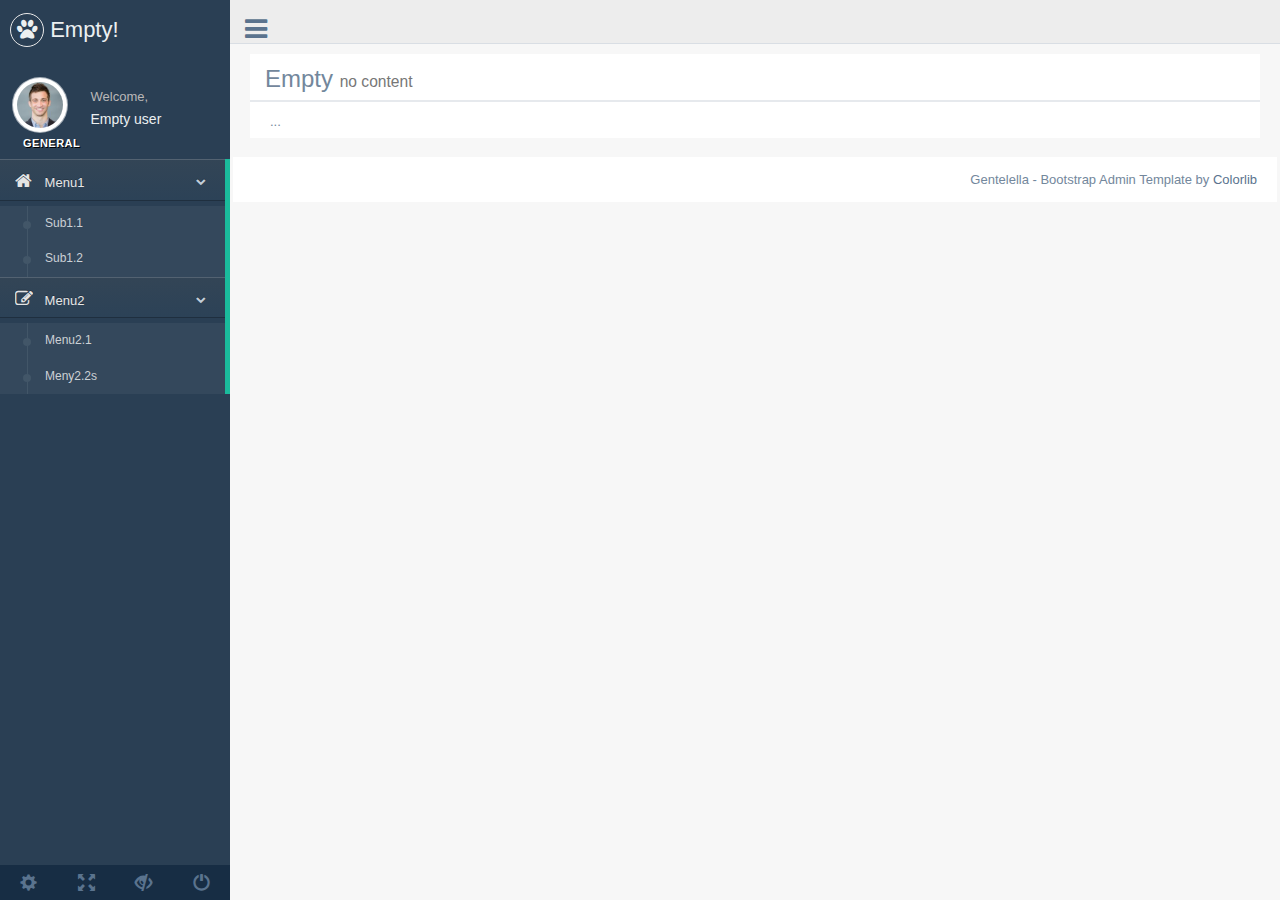
<file: production/empty.html>
<!DOCTYPE html>
<html lang="en">

<head>
	<meta http-equiv="Content-Type" content="text/html; charset=UTF-8">
	<!-- Meta, title, CSS, favicons, etc. -->
	<meta charset="utf-8">
	<meta http-equiv="X-UA-Compatible" content="IE=edge">
	<meta name="viewport" content="width=device-width, initial-scale=1">

	<title>Gentallela Alela! | </title>

	<!-- Bootstrap core CSS -->

	<link href="css/bootstrap.min.css" rel="stylesheet">

	<link href="fonts/css/font-awesome.min.css" rel="stylesheet">
	<link href="css/animate.min.css" rel="stylesheet">

	<!-- Custom styling plus plugins -->
	<link href="css/custom.css" rel="stylesheet">
	<link rel="stylesheet" type="text/css" href="css/maps/jquery-jvectormap-2.0.3.css" />
	<link href="css/icheck/flat/green.css" rel="stylesheet" />
	<link href="css/floatexamples.css" rel="stylesheet" type="text/css" />

	<script src="js/jquery.min.js"></script>
	<script src="js/nprogress.js"></script>

	<!--[if lt IE 9]>
	<script src="../assets/js/ie8-responsive-file-warning.js"></script>
	<![endif]-->

	<!-- HTML5 shim and Respond.js for IE8 support of HTML5 elements and media queries -->
	<!--[if lt IE 9]>
	<script src="https://oss.maxcdn.com/html5shiv/3.7.2/html5shiv.min.js"></script>
	<script src="https://oss.maxcdn.com/respond/1.4.2/respond.min.js"></script>
	<![endif]-->

</head>


<body class="nav-md">

	<div class="container body">
		<div class="main_container">
			<div class="col-md-3 left_col">
				<div class="left_col scroll-view">

					<div class="navbar nav_title" style="border: 0;">
						<a href="index.html" class="site_title"><i class="fa fa-paw"></i> <span>Empty!</span></a>
					</div>
					<div class="clearfix"></div>

					<!-- menu prile quick info -->
					<div class="profile">
						<div class="profile_pic">
							<img src="images/img.jpg" alt="..." class="img-circle profile_img">
						</div>
						<div class="profile_info">
							<span>Welcome,</span>
							<h2>Empty user</h2>
						</div>
					</div>
					<!-- /menu prile quick info -->

					<br />

					<!-- sidebar menu -->
					<div id="sidebar-menu" class="main_menu_side hidden-print main_menu">

						<div class="menu_section">
							<h3>General</h3>
							<ul class="nav side-menu">
								<li><a><i class="fa fa-home"></i> Menu1 <span class="fa fa-chevron-down"></span></a>
									<ul class="nav child_menu" style="display: none">
										<li><a href="empty.html">Sub1.1</a>
										</li>
										<li><a href="empty.html">Sub1.2</a>
										</li>
									</ul>
								</li>
								<li><a><i class="fa fa-edit"></i> Menu2 <span class="fa fa-chevron-down"></span></a>
									<ul class="nav child_menu" style="display: none">
										<li><a href="empty.html">Menu2.1</a>
										</li>
										<li><a href="empty.html">Meny2.2s</a>
										</li>
									</ul>
								</li>
							</ul>
						</div>
					</div>
					<!-- /sidebar menu -->

					<!-- /menu footer buttons -->
					<div class="sidebar-footer hidden-small">
						<a data-toggle="tooltip" data-placement="top" title="Settings">
							<span class="glyphicon glyphicon-cog" aria-hidden="true"></span>
						</a>
						<a data-toggle="tooltip" data-placement="top" title="FullScreen">
							<span class="glyphicon glyphicon-fullscreen" aria-hidden="true"></span>
						</a>
						<a data-toggle="tooltip" data-placement="top" title="Lock">
							<span class="glyphicon glyphicon-eye-close" aria-hidden="true"></span>
						</a>
						<a data-toggle="tooltip" data-placement="top" title="Logout">
							<span class="glyphicon glyphicon-off" aria-hidden="true"></span>
						</a>
					</div>
					<!-- /menu footer buttons -->
				</div>
			</div>

			<!-- top navigation -->
			<div class="top_nav">

				<div class="nav_menu">
					<nav class="" role="navigation">
						<div class="nav toggle">
							<a id="menu_toggle"><i class="fa fa-bars"></i></a>
						</div>
					</nav>
				</div>

			</div>
			<!-- /top navigation -->


			<!-- page content -->
			<div class="right_col" role="main">

				<div class="row">
					<div class="col-md-12 col-sm-12 col-xs-12">
						<div class="dashboard_graph">

							<div class="row x_title">
								<div class="col-md-6">
									<h3>Empty <small>no content</small></h3>
								</div>
								<div class="col-md-6">

								</div>
							</div>

							<div class="col-md-12 col-sm-12 col-xs-12">
								...
							</div>

							<div class="clearfix"></div>
						</div>
					</div>

				</div>
				<br />

				<!-- footer content -->

				<footer>
					<div class="copyright-info">
						<p class="pull-right">Gentelella - Bootstrap Admin Template by <a href="https://colorlib.com">Colorlib</a>		
						</p>
					</div>
					<div class="clearfix"></div>
				</footer>
				<!-- /footer content -->
			</div>
			<!-- /page content -->

		</div>

	</div>

	<div id="custom_notifications" class="custom-notifications dsp_none">
		<ul class="list-unstyled notifications clearfix" data-tabbed_notifications="notif-group">
		</ul>
		<div class="clearfix"></div>
		<div id="notif-group" class="tabbed_notifications"></div>
	</div>

	<script src="js/bootstrap.min.js"></script>

	<!-- gauge js -->
	<script type="text/javascript" src="js/gauge/gauge.min.js"></script>
	<script type="text/javascript" src="js/gauge/gauge_demo.js"></script>
	<!-- chart js -->
	<script src="js/chartjs/chart.min.js"></script>
	<!-- bootstrap progress js -->
	<script src="js/progressbar/bootstrap-progressbar.min.js"></script>
	<script src="js/nicescroll/jquery.nicescroll.min.js"></script>
	<!-- icheck -->
	<script src="js/icheck/icheck.min.js"></script>
	<!-- daterangepicker -->
	<script type="text/javascript" src="js/moment/moment.min.js"></script>
	<script type="text/javascript" src="js/datepicker/daterangepicker.js"></script>

	<script src="js/custom.js"></script>

	<!-- flot js -->
	<!--[if lte IE 8]><script type="text/javascript" src="js/excanvas.min.js"></script><![endif]-->
	<script type="text/javascript" src="js/flot/jquery.flot.js"></script>
	<script type="text/javascript" src="js/flot/jquery.flot.pie.js"></script>
	<script type="text/javascript" src="js/flot/jquery.flot.orderBars.js"></script>
	<script type="text/javascript" src="js/flot/jquery.flot.time.min.js"></script>
	<script type="text/javascript" src="js/flot/date.js"></script>
	<script type="text/javascript" src="js/flot/jquery.flot.spline.js"></script>
	<script type="text/javascript" src="js/flot/jquery.flot.stack.js"></script>
	<script type="text/javascript" src="js/flot/curvedLines.js"></script>
	<script type="text/javascript" src="js/flot/jquery.flot.resize.js"></script>
	<script>
		$(document).ready(function() {
			// [17, 74, 6, 39, 20, 85, 7]
			//[82, 23, 66, 9, 99, 6, 2]
			var data1 = [
				[gd(2012, 1, 1), 17],
				[gd(2012, 1, 2), 74],
				[gd(2012, 1, 3), 6],
				[gd(2012, 1, 4), 39],
				[gd(2012, 1, 5), 20],
				[gd(2012, 1, 6), 85],
				[gd(2012, 1, 7), 7]
			];

			var data2 = [
				[gd(2012, 1, 1), 82],
				[gd(2012, 1, 2), 23],
				[gd(2012, 1, 3), 66],
				[gd(2012, 1, 4), 9],
				[gd(2012, 1, 5), 119],
				[gd(2012, 1, 6), 6],
				[gd(2012, 1, 7), 9]
			];
			$("#canvas_dahs").length && $.plot($("#canvas_dahs"), [
				data1, data2
			], {
				series: {
					lines: {
						show: false,
						fill: true
					},
					splines: {
						show: true,
						tension: 0.4,
						lineWidth: 1,
						fill: 0.4
					},
					points: {
						radius: 0,
						show: true
					},
					shadowSize: 2
				},
				grid: {
					verticalLines: true,
					hoverable: true,
					clickable: true,
					tickColor: "#d5d5d5",
					borderWidth: 1,
					color: '#fff'
				},
				colors: ["rgba(38, 185, 154, 0.38)", "rgba(3, 88, 106, 0.38)"],
				xaxis: {
					tickColor: "rgba(51, 51, 51, 0.06)",
					mode: "time",
					tickSize: [1, "day"],
					//tickLength: 10,
					axisLabel: "Date",
					axisLabelUseCanvas: true,
					axisLabelFontSizePixels: 12,
					axisLabelFontFamily: 'Verdana, Arial',
					axisLabelPadding: 10
						//mode: "time", timeformat: "%m/%d/%y", minTickSize: [1, "day"]
				},
				yaxis: {
					ticks: 8,
					tickColor: "rgba(51, 51, 51, 0.06)",
				},
				tooltip: false
			});

			function gd(year, month, day) {
				return new Date(year, month - 1, day).getTime();
			}
		});
	</script>

	<!-- worldmap -->
	<script type="text/javascript" src="js/maps/jquery-jvectormap-2.0.3.min.js"></script>
	<script type="text/javascript" src="js/maps/gdp-data.js"></script>
	<script type="text/javascript" src="js/maps/jquery-jvectormap-world-mill-en.js"></script>
	<script type="text/javascript" src="js/maps/jquery-jvectormap-us-aea-en.js"></script>
	<!-- pace -->
	<script src="js/pace/pace.min.js"></script>
	<script>
		$(function() {
			$('#world-map-gdp').vectorMap({
				map: 'world_mill_en',
				backgroundColor: 'transparent',
				zoomOnScroll: false,
				series: {
					regions: [{
						values: gdpData,
						scale: ['#E6F2F0', '#149B7E'],
						normalizeFunction: 'polynomial'
					}]
				},
				onRegionTipShow: function(e, el, code) {
					el.html(el.html() + ' (GDP - ' + gdpData[code] + ')');
				}
			});
		});
	</script>
	<!-- skycons -->
	<script src="js/skycons/skycons.min.js"></script>
	<script>
		var icons = new Skycons({
				"color": "#73879C"
			}),
			list = [
				"clear-day", "clear-night", "partly-cloudy-day",
				"partly-cloudy-night", "cloudy", "rain", "sleet", "snow", "wind",
				"fog"
			],
			i;

		for (i = list.length; i--;)
			icons.set(list[i], list[i]);

		icons.play();
	</script>

	<!-- dashbord linegraph -->
	<script>
		var doughnutData = [{
			value: 30,
			color: "#455C73"
		}, {
			value: 30,
			color: "#9B59B6"
		}, {
			value: 60,
			color: "#BDC3C7"
		}, {
			value: 100,
			color: "#26B99A"
		}, {
			value: 120,
			color: "#3498DB"
		}];
		var myDoughnut = new Chart(document.getElementById("canvas1").getContext("2d")).Doughnut(doughnutData);
	</script>
	<!-- /dashbord linegraph -->
	<!-- datepicker -->
	<script type="text/javascript">
		$(document).ready(function() {

			var cb = function(start, end, label) {
				console.log(start.toISOString(), end.toISOString(), label);
				$('#reportrange span').html(start.format('MMMM D, YYYY') + ' - ' + end.format('MMMM D, YYYY'));
				//alert("Callback has fired: [" + start.format('MMMM D, YYYY') + " to " + end.format('MMMM D, YYYY') + ", label = " + label + "]");
			}

			var optionSet1 = {
				startDate: moment().subtract(29, 'days'),
				endDate: moment(),
				minDate: '01/01/2012',
				maxDate: '12/31/2015',
				dateLimit: {
					days: 60
				},
				showDropdowns: true,
				showWeekNumbers: true,
				timePicker: false,
				timePickerIncrement: 1,
				timePicker12Hour: true,
				ranges: {
					'Today': [moment(), moment()],
					'Yesterday': [moment().subtract(1, 'days'), moment().subtract(1, 'days')],
					'Last 7 Days': [moment().subtract(6, 'days'), moment()],
					'Last 30 Days': [moment().subtract(29, 'days'), moment()],
					'This Month': [moment().startOf('month'), moment().endOf('month')],
					'Last Month': [moment().subtract(1, 'month').startOf('month'), moment().subtract(1, 'month').endOf('month')]
				},
				opens: 'left',
				buttonClasses: ['btn btn-default'],
				applyClass: 'btn-small btn-primary',
				cancelClass: 'btn-small',
				format: 'MM/DD/YYYY',
				separator: ' to ',
				locale: {
					applyLabel: 'Submit',
					cancelLabel: 'Clear',
					fromLabel: 'From',
					toLabel: 'To',
					customRangeLabel: 'Custom',
					daysOfWeek: ['Su', 'Mo', 'Tu', 'We', 'Th', 'Fr', 'Sa'],
					monthNames: ['January', 'February', 'March', 'April', 'May', 'June', 'July', 'August', 'September', 'October', 'November', 'December'],
					firstDay: 1
				}
			};
			$('#reportrange span').html(moment().subtract(29, 'days').format('MMMM D, YYYY') + ' - ' + moment().format('MMMM D, YYYY'));
			$('#reportrange').daterangepicker(optionSet1, cb);
			$('#reportrange').on('show.daterangepicker', function() {
				console.log("show event fired");
			});
			$('#reportrange').on('hide.daterangepicker', function() {
				console.log("hide event fired");
			});
			$('#reportrange').on('apply.daterangepicker', function(ev, picker) {
				console.log("apply event fired, start/end dates are " + picker.startDate.format('MMMM D, YYYY') + " to " + picker.endDate.format('MMMM D, YYYY'));
			});
			$('#reportrange').on('cancel.daterangepicker', function(ev, picker) {
				console.log("cancel event fired");
			});
			$('#options1').click(function() {
				$('#reportrange').data('daterangepicker').setOptions(optionSet1, cb);
			});
			$('#options2').click(function() {
				$('#reportrange').data('daterangepicker').setOptions(optionSet2, cb);
			});
			$('#destroy').click(function() {
				$('#reportrange').data('daterangepicker').remove();
			});
		});
	</script>
	<script>
		NProgress.done();
	</script>
	<!-- /datepicker -->
	<!-- /footer content -->
</body>

</html>
</file>
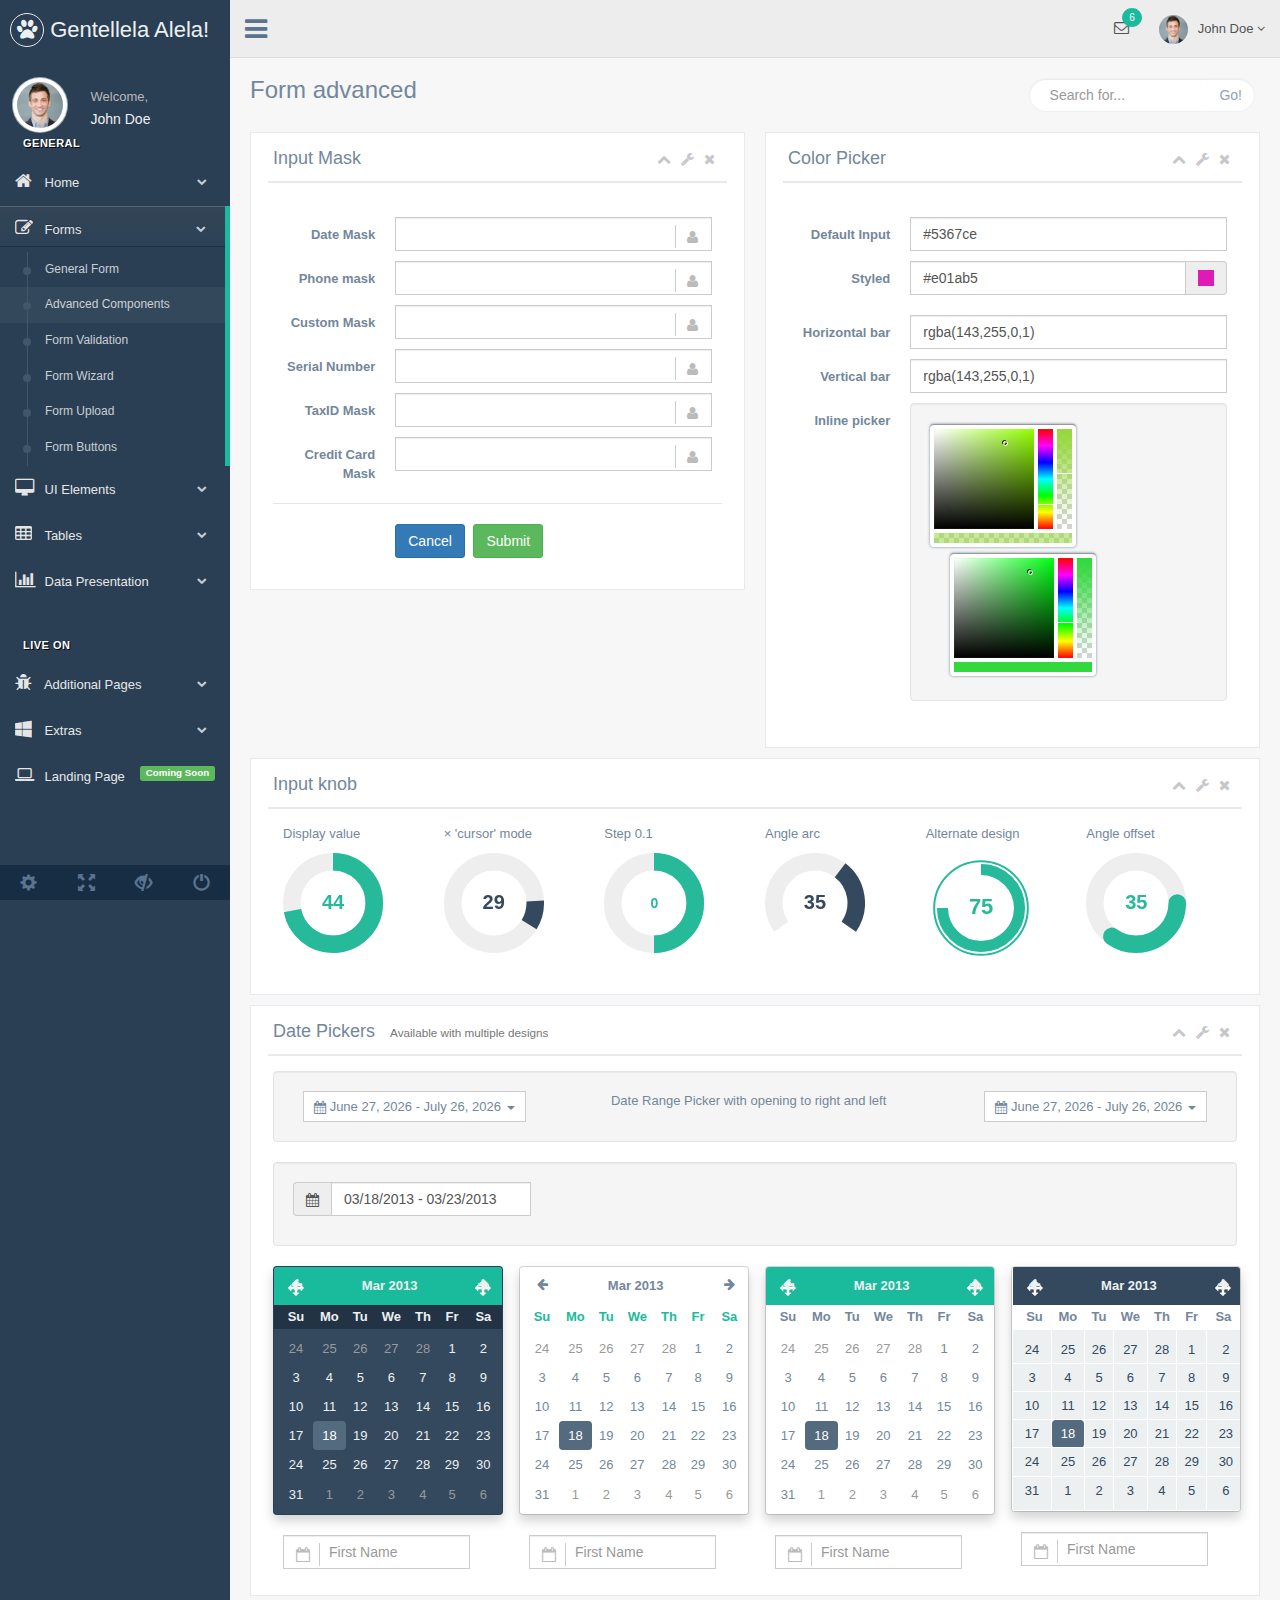
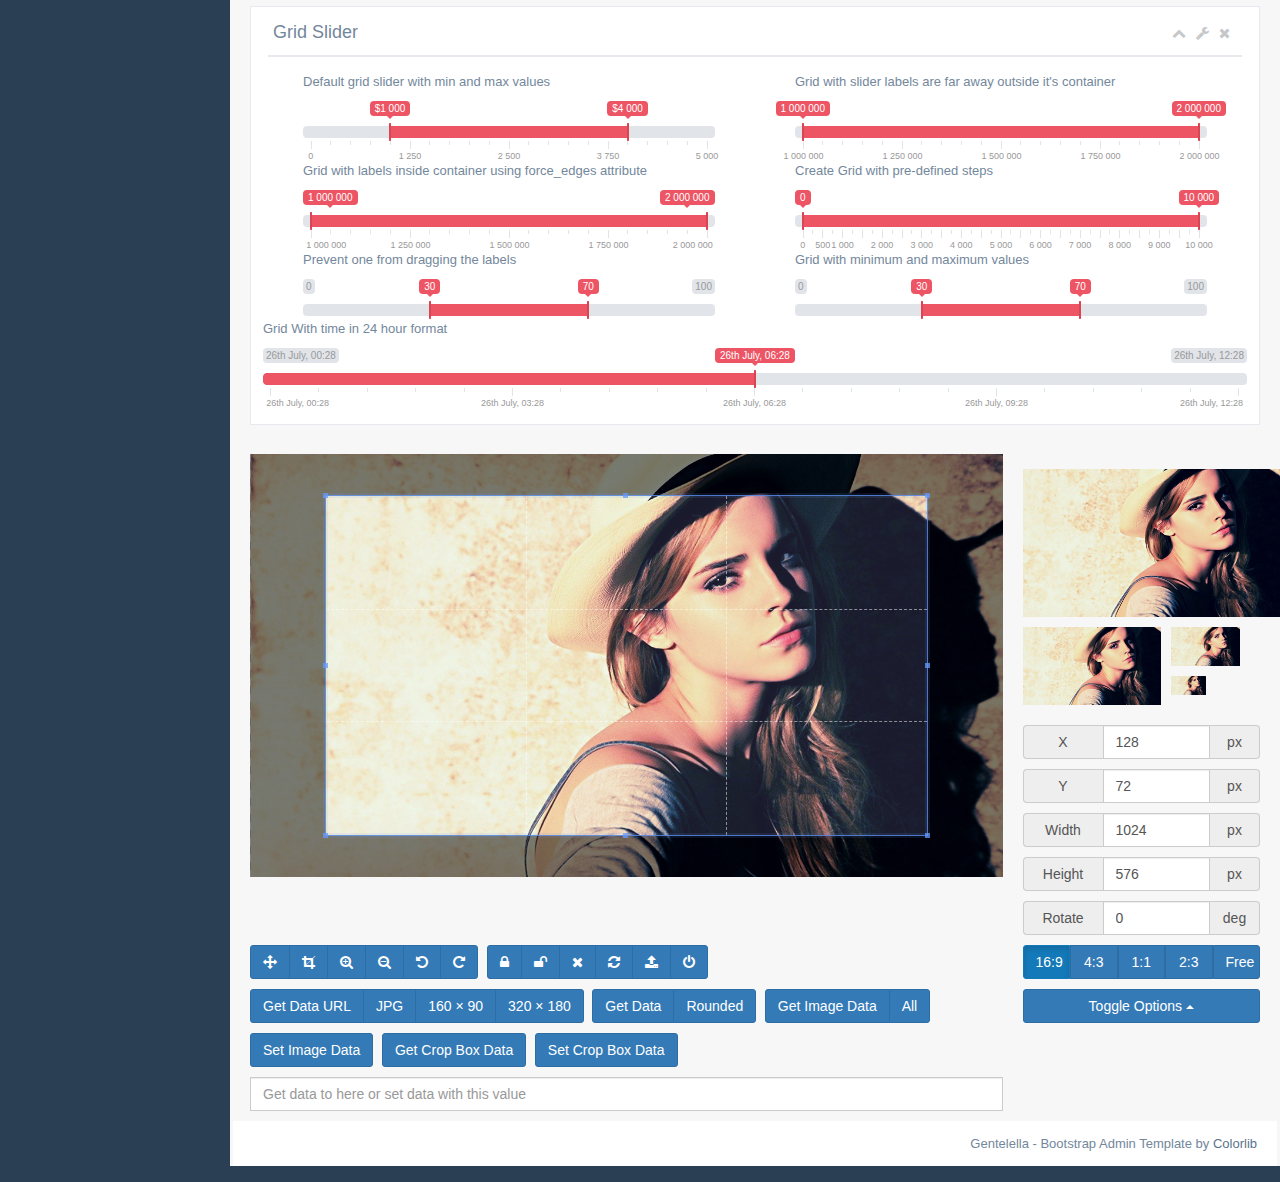
<file: production/form_advanced.html>
<!DOCTYPE html>
<html lang="en">

<head>
  <meta http-equiv="Content-Type" content="text/html; charset=UTF-8">
  <!-- Meta, title, CSS, favicons, etc. -->
  <meta charset="utf-8">
  <meta http-equiv="X-UA-Compatible" content="IE=edge">
  <meta name="viewport" content="width=device-width, initial-scale=1">

  <title>Gentallela Alela! | </title>

  <!-- Bootstrap core CSS -->

  <link href="css/bootstrap.min.css" rel="stylesheet">

  <link href="fonts/css/font-awesome.min.css" rel="stylesheet">
  <link href="css/animate.min.css" rel="stylesheet">

  <!-- Custom styling plus plugins -->
  <link href="css/custom.css" rel="stylesheet">
  <link href="css/icheck/flat/green.css" rel="stylesheet">
  <!-- ion_range -->
  <link rel="stylesheet" href="css/normalize.css" />
  <link rel="stylesheet" href="css/ion.rangeSlider.css" />
  <link rel="stylesheet" href="css/ion.rangeSlider.skinFlat.css" />

  <!-- colorpicker -->
  <link href="css/colorpicker/bootstrap-colorpicker.min.css" rel="stylesheet">

  <script src="js/jquery.min.js"></script>

  <!--[if lt IE 9]>
        <script src="../assets/js/ie8-responsive-file-warning.js"></script>
        <![endif]-->

  <!-- HTML5 shim and Respond.js for IE8 support of HTML5 elements and media queries -->
  <!--[if lt IE 9]>
          <script src="https://oss.maxcdn.com/html5shiv/3.7.2/html5shiv.min.js"></script>
          <script src="https://oss.maxcdn.com/respond/1.4.2/respond.min.js"></script>
        <![endif]-->

</head>


<body class="nav-md">

  <div class="container body">


    <div class="main_container">

      <div class="col-md-3 left_col">
        <div class="left_col scroll-view">

          <div class="navbar nav_title" style="border: 0;">
            <a href="index.html" class="site_title"><i class="fa fa-paw"></i> <span>Gentellela Alela!</span></a>
          </div>
          <div class="clearfix"></div>


          <!-- menu prile quick info -->
          <div class="profile">
            <div class="profile_pic">
              <img src="images/img.jpg" alt="..." class="img-circle profile_img">
            </div>
            <div class="profile_info">
              <span>Welcome,</span>
              <h2>John Doe</h2>
            </div>
          </div>
          <!-- /menu prile quick info -->

          <br />

          <!-- sidebar menu -->
          <div id="sidebar-menu" class="main_menu_side hidden-print main_menu">

            <div class="menu_section">
              <h3>General</h3>
              <ul class="nav side-menu">
                <li><a><i class="fa fa-home"></i> Home <span class="fa fa-chevron-down"></span></a>
                  <ul class="nav child_menu" style="display: none">
                    <li><a href="index.html">Dashboard</a>
                    </li>
                    <li><a href="index2.html">Dashboard2</a>
                    </li>
                    <li><a href="index3.html">Dashboard3</a>
                    </li>
                  </ul>
                </li>
                <li><a><i class="fa fa-edit"></i> Forms <span class="fa fa-chevron-down"></span></a>
                  <ul class="nav child_menu" style="display: none">
                    <li><a href="form.html">General Form</a>
                    </li>
                    <li><a href="form_advanced.html">Advanced Components</a>
                    </li>
                    <li><a href="form_validation.html">Form Validation</a>
                    </li>
                    <li><a href="form_wizards.html">Form Wizard</a>
                    </li>
                    <li><a href="form_upload.html">Form Upload</a>
                    </li>
                    <li><a href="form_buttons.html">Form Buttons</a>
                    </li>
                  </ul>
                </li>
                <li><a><i class="fa fa-desktop"></i> UI Elements <span class="fa fa-chevron-down"></span></a>
                  <ul class="nav child_menu" style="display: none">
                    <li><a href="general_elements.html">General Elements</a>
                    </li>
                    <li><a href="media_gallery.html">Media Gallery</a>
                    </li>
                    <li><a href="typography.html">Typography</a>
                    </li>
                    <li><a href="icons.html">Icons</a>
                    </li>
                    <li><a href="glyphicons.html">Glyphicons</a>
                    </li>
                    <li><a href="widgets.html">Widgets</a>
                    </li>
                    <li><a href="invoice.html">Invoice</a>
                    </li>
                    <li><a href="inbox.html">Inbox</a>
                    </li>
                    <li><a href="calender.html">Calender</a>
                    </li>
                  </ul>
                </li>
                <li><a><i class="fa fa-table"></i> Tables <span class="fa fa-chevron-down"></span></a>
                  <ul class="nav child_menu" style="display: none">
                    <li><a href="tables.html">Tables</a>
                    </li>
                    <li><a href="tables_dynamic.html">Table Dynamic</a>
                    </li>
                  </ul>
                </li>
                <li><a><i class="fa fa-bar-chart-o"></i> Data Presentation <span class="fa fa-chevron-down"></span></a>
                  <ul class="nav child_menu" style="display: none">
                    <li><a href="chartjs.html">Chart JS</a>
                    </li>
                    <li><a href="chartjs2.html">Chart JS2</a>
                    </li>
                    <li><a href="morisjs.html">Moris JS</a>
                    </li>
                    <li><a href="echarts.html">ECharts </a>
                    </li>
                    <li><a href="other_charts.html">Other Charts </a>
                    </li>
                  </ul>
                </li>
              </ul>
            </div>
            <div class="menu_section">
              <h3>Live On</h3>
              <ul class="nav side-menu">
                <li><a><i class="fa fa-bug"></i> Additional Pages <span class="fa fa-chevron-down"></span></a>
                  <ul class="nav child_menu" style="display: none">
                    <li><a href="e_commerce.html">E-commerce</a>
                    </li>
                    <li><a href="projects.html">Projects</a>
                    </li>
                    <li><a href="project_detail.html">Project Detail</a>
                    </li>
                    <li><a href="contacts.html">Contacts</a>
                    </li>
                    <li><a href="profile.html">Profile</a>
                    </li>
                  </ul>
                </li>
                <li><a><i class="fa fa-windows"></i> Extras <span class="fa fa-chevron-down"></span></a>
                  <ul class="nav child_menu" style="display: none">
                    <li><a href="page_404.html">404 Error</a>
                    </li>
                    <li><a href="page_500.html">500 Error</a>
                    </li>
                    <li><a href="plain_page.html">Plain Page</a>
                    </li>
                    <li><a href="login.html">Login Page</a>
                    </li>
                    <li><a href="pricing_tables.html">Pricing Tables</a>
                    </li>

                  </ul>
                </li>
                <li><a><i class="fa fa-laptop"></i> Landing Page <span class="label label-success pull-right">Coming Soon</span></a>
                </li>
              </ul>
            </div>

          </div>
          <!-- /sidebar menu -->

          <!-- /menu footer buttons -->
          <div class="sidebar-footer hidden-small">
            <a data-toggle="tooltip" data-placement="top" title="Settings">
              <span class="glyphicon glyphicon-cog" aria-hidden="true"></span>
            </a>
            <a data-toggle="tooltip" data-placement="top" title="FullScreen">
              <span class="glyphicon glyphicon-fullscreen" aria-hidden="true"></span>
            </a>
            <a data-toggle="tooltip" data-placement="top" title="Lock">
              <span class="glyphicon glyphicon-eye-close" aria-hidden="true"></span>
            </a>
            <a data-toggle="tooltip" data-placement="top" title="Logout">
              <span class="glyphicon glyphicon-off" aria-hidden="true"></span>
            </a>
          </div>
          <!-- /menu footer buttons -->
        </div>
      </div>

      <!-- top navigation -->
      <div class="top_nav">

        <div class="nav_menu">
          <nav class="" role="navigation">
            <div class="nav toggle">
              <a id="menu_toggle"><i class="fa fa-bars"></i></a>
            </div>

            <ul class="nav navbar-nav navbar-right">
              <li class="">
                <a href="javascript:;" class="user-profile dropdown-toggle" data-toggle="dropdown" aria-expanded="false">
                  <img src="images/img.jpg" alt="">John Doe
                  <span class=" fa fa-angle-down"></span>
                </a>
                <ul class="dropdown-menu dropdown-usermenu animated fadeInDown pull-right">
                  <li><a href="javascript:;">  Profile</a>
                  </li>
                  <li>
                    <a href="javascript:;">
                      <span class="badge bg-red pull-right">50%</span>
                      <span>Settings</span>
                    </a>
                  </li>
                  <li>
                    <a href="javascript:;">Help</a>
                  </li>
                  <li><a href="login.html"><i class="fa fa-sign-out pull-right"></i> Log Out</a>
                  </li>
                </ul>
              </li>

              <li role="presentation" class="dropdown">
                <a href="javascript:;" class="dropdown-toggle info-number" data-toggle="dropdown" aria-expanded="false">
                  <i class="fa fa-envelope-o"></i>
                  <span class="badge bg-green">6</span>
                </a>
                <ul id="menu1" class="dropdown-menu list-unstyled msg_list animated fadeInDown" role="menu">
                  <li>
                    <a>
                      <span class="image">
                                        <img src="images/img.jpg" alt="Profile Image" />
                                    </span>
                      <span>
                                        <span>John Smith</span>
                      <span class="time">3 mins ago</span>
                      </span>
                      <span class="message">
                                        Film festivals used to be do-or-die moments for movie makers. They were where...
                                    </span>
                    </a>
                  </li>
                  <li>
                    <a>
                      <span class="image">
                                        <img src="images/img.jpg" alt="Profile Image" />
                                    </span>
                      <span>
                                        <span>John Smith</span>
                      <span class="time">3 mins ago</span>
                      </span>
                      <span class="message">
                                        Film festivals used to be do-or-die moments for movie makers. They were where...
                                    </span>
                    </a>
                  </li>
                  <li>
                    <a>
                      <span class="image">
                                        <img src="images/img.jpg" alt="Profile Image" />
                                    </span>
                      <span>
                                        <span>John Smith</span>
                      <span class="time">3 mins ago</span>
                      </span>
                      <span class="message">
                                        Film festivals used to be do-or-die moments for movie makers. They were where...
                                    </span>
                    </a>
                  </li>
                  <li>
                    <a>
                      <span class="image">
                                        <img src="images/img.jpg" alt="Profile Image" />
                                    </span>
                      <span>
                                        <span>John Smith</span>
                      <span class="time">3 mins ago</span>
                      </span>
                      <span class="message">
                                        Film festivals used to be do-or-die moments for movie makers. They were where...
                                    </span>
                    </a>
                  </li>
                  <li>
                    <div class="text-center">
                      <a>
                        <strong>See All Alerts</strong>
                        <i class="fa fa-angle-right"></i>
                      </a>
                    </div>
                  </li>
                </ul>
              </li>

            </ul>
          </nav>
        </div>

      </div>
      <!-- /top navigation -->

      <!-- page content -->
      <div class="right_col" role="main">

        <div class="">
          <div class="page-title">
            <div class="title_left">
              <h3>
                    Form advanced
                </h3>
            </div>

            <div class="title_right">
              <div class="col-md-5 col-sm-5 col-xs-12 form-group pull-right top_search">
                <div class="input-group">
                  <input type="text" class="form-control" placeholder="Search for...">
                  <span class="input-group-btn">
                            <button class="btn btn-default" type="button">Go!</button>
                        </span>
                </div>
              </div>
            </div>
          </div>
          <div class="clearfix"></div>



          <div class="row">

            <!-- form input mask -->
            <div class="col-md-6 col-sm-12 col-xs-12">
              <div class="x_panel">
                <div class="x_title">
                  <h2>Input Mask</h2>
                  <ul class="nav navbar-right panel_toolbox">
                    <li><a class="collapse-link"><i class="fa fa-chevron-up"></i></a>
                    </li>
                    <li class="dropdown">
                      <a href="#" class="dropdown-toggle" data-toggle="dropdown" role="button" aria-expanded="false"><i class="fa fa-wrench"></i></a>
                      <ul class="dropdown-menu" role="menu">
                        <li><a href="#">Settings 1</a>
                        </li>
                        <li><a href="#">Settings 2</a>
                        </li>
                      </ul>
                    </li>
                    <li><a class="close-link"><i class="fa fa-close"></i></a>
                    </li>
                  </ul>
                  <div class="clearfix"></div>
                </div>
                <div class="x_content">
                  <br />
                  <form class="form-horizontal form-label-left">

                    <div class="form-group">
                      <label class="control-label col-md-3 col-sm-3 col-xs-3">Date Mask</label>
                      <div class="col-md-9 col-sm-9 col-xs-9">
                        <input type="text" class="form-control" data-inputmask="'mask': '99/99/9999'">
                        <span class="fa fa-user form-control-feedback right" aria-hidden="true"></span>
                      </div>
                    </div>
                    <div class="form-group">
                      <label class="control-label col-md-3 col-sm-3 col-xs-3">Phone mask</label>
                      <div class="col-md-9 col-sm-9 col-xs-9">
                        <input type="text" class="form-control" data-inputmask="'mask' : '(999) 999-9999'">
                        <span class="fa fa-user form-control-feedback right" aria-hidden="true"></span>
                      </div>
                    </div>
                    <div class="form-group">
                      <label class="control-label col-md-3 col-sm-3 col-xs-3">Custom Mask</label>
                      <div class="col-md-9 col-sm-9 col-xs-9">
                        <input type="text" class="form-control" data-inputmask="'mask': '99-999999'">
                        <span class="fa fa-user form-control-feedback right" aria-hidden="true"></span>
                      </div>
                    </div>
                    <div class="form-group">
                      <label class="control-label col-md-3 col-sm-3 col-xs-3">Serial Number</label>
                      <div class="col-md-9 col-sm-9 col-xs-9">
                        <input type="text" class="form-control" data-inputmask="'mask' : '****-****-****-****-****-***'">
                        <span class="fa fa-user form-control-feedback right" aria-hidden="true"></span>
                      </div>
                    </div>
                    <div class="form-group">
                      <label class="control-label col-md-3 col-sm-3 col-xs-3">TaxID Mask</label>
                      <div class="col-md-9 col-sm-9 col-xs-9">
                        <input type="text" class="form-control" data-inputmask="'mask' : '99-99999999'">
                        <span class="fa fa-user form-control-feedback right" aria-hidden="true"></span>
                      </div>
                    </div>
                    <div class="form-group">
                      <label class="control-label col-md-3 col-sm-3 col-xs-3">Credit Card Mask</label>
                      <div class="col-md-9 col-sm-9 col-xs-9">
                        <input type="text" class="form-control" data-inputmask="'mask' : '9999-9999-9999-9999'">
                        <span class="fa fa-user form-control-feedback right" aria-hidden="true"></span>
                      </div>
                    </div>
                    <div class="ln_solid"></div>

                    <div class="form-group">
                      <div class="col-md-9 col-md-offset-3">
                        <button type="submit" class="btn btn-primary">Cancel</button>
                        <button type="submit" class="btn btn-success">Submit</button>
                      </div>
                    </div>

                  </form>
                </div>
              </div>
            </div>
            <!-- /form input mask -->

            <!-- form color picker -->
            <div class="col-md-6 col-sm-12 col-xs-12">
              <div class="x_panel">
                <div class="x_title">
                  <h2>Color Picker</h2>
                  <ul class="nav navbar-right panel_toolbox">
                    <li><a class="collapse-link"><i class="fa fa-chevron-up"></i></a>
                    </li>
                    <li class="dropdown">
                      <a href="#" class="dropdown-toggle" data-toggle="dropdown" role="button" aria-expanded="false"><i class="fa fa-wrench"></i></a>
                      <ul class="dropdown-menu" role="menu">
                        <li><a href="#">Settings 1</a>
                        </li>
                        <li><a href="#">Settings 2</a>
                        </li>
                      </ul>
                    </li>
                    <li><a class="close-link"><i class="fa fa-close"></i></a>
                    </li>
                  </ul>
                  <div class="clearfix"></div>
                </div>
                <div class="x_content">
                  <br />
                  <form class="form-horizontal form-label-left">

                    <div class="form-group">
                      <label class="control-label col-md-3 col-sm-3 col-xs-12">Default Input</label>
                      <div class="col-md-9 col-sm-9 col-xs-12">
                        <input type="text" class="demo1 form-control" value="#5367ce" />
                      </div>
                    </div>
                    <div class="form-group">
                      <label class="control-label col-md-3 col-sm-3 col-xs-12">Styled</label>
                      <div class="col-md-9 col-sm-9 col-xs-12">
                        <div class="input-group demo2">
                          <input type="text" value="#e01ab5" class="form-control" />
                          <span class="input-group-addon"><i></i></span>
                        </div>
                      </div>
                    </div>
                    <div class="form-group">
                      <label class="control-label col-md-3 col-sm-3 col-xs-12">Horizontal bar</label>
                      <div class="col-md-9 col-sm-9 col-xs-12">
                        <input type="text" class="form-control demo colorpicker-element" data-horizontal="true" id="demo_forceformat" value="#8fff00">
                      </div>
                    </div>
                    <div class="form-group">
                      <label class="control-label col-md-3 col-sm-3 col-xs-12">Vertical bar</label>
                      <div class="col-md-9 col-sm-9 col-xs-12">
                        <input type="text" class="form-control demo colorpicker-element" id="demo_forceformat3" value="#8fff00">
                      </div>
                    </div>
                    <div class="form-group">
                      <label class="control-label col-md-3 col-sm-3 col-xs-12">Inline picker</label>
                      <div class="col-md-9 col-sm-9 col-xs-12">
                        <div class="well">
                          <div id="demo_cont" class="demo demo-auto inl-bl colorpicker-element" data-container="#demo_cont" data-color="rgba(150,216,62,0.55)" data-inline="true"></div>
                          <div class="demo demo-auto inl-bl colorpicker-element" data-container="true" data-color="rgb(50,216,62)" data-inline="true" style="margin-left:20px;"></div>
                        </div>
                      </div>
                    </div>

                  </form>
                </div>
              </div>
            </div>
            <!-- /form color picker -->

            <!-- form input knob -->
            <div class="col-md-12">
              <div class="x_panel">
                <div class="x_title">
                  <h2>Input knob</h2>
                  <ul class="nav navbar-right panel_toolbox">
                    <li><a class="collapse-link"><i class="fa fa-chevron-up"></i></a>
                    </li>
                    <li class="dropdown">
                      <a href="#" class="dropdown-toggle" data-toggle="dropdown" role="button" aria-expanded="false"><i class="fa fa-wrench"></i></a>
                      <ul class="dropdown-menu" role="menu">
                        <li><a href="#">Settings 1</a>
                        </li>
                        <li><a href="#">Settings 2</a>
                        </li>
                      </ul>
                    </li>
                    <li><a class="close-link"><i class="fa fa-close"></i></a>
                    </li>
                  </ul>
                  <div class="clearfix"></div>
                </div>
                <div class="x_content">
                  <div class="col-md-2">
                    <p>Display value</p>
                    <input class="knob" data-width="100" data-height="120" data-min="-100" data-displayPrevious=true data-fgColor="#26B99A" value="44">
                  </div>
                  <div class="col-md-2">
                    <p>&#215; 'cursor' mode</p>
                    <input class="knob" data-width="100" data-height="120" data-cursor=true data-fgColor="#34495E" value="29">
                  </div>
                  <div class="col-md-2">
                    <p>Step 0.1</p>
                    <input class="knob" data-width="100" data-height="120" data-min="-10000" data-displayPrevious=true data-fgColor="#26B99A" data-max="10000" data-step=".1" value="0">
                  </div>
                  <div class="col-md-2">
                    <p>Angle arc</p>
                    <input class="knob" data-width="100" data-height="120" data-angleOffset=-125 data-angleArc=250 data-fgColor="#34495E" data-rotation="anticlockwise" value="35">
                  </div>
                  <div class="col-md-2">
                    <p>Alternate design</p>
                    <input class="knob" data-width="110" data-height="120" data-displayPrevious=true data-fgColor="#26B99A" data-skin="tron" data-thickness=".2" value="75">
                  </div>
                  <div class="col-md-2">
                    <p>Angle offset</p>
                    <input class="knob" data-width="100" data-height="120" data-angleOffset=90 data-linecap=round data-fgColor="#26B99A" value="35">
                  </div>
                </div>
              </div>
            </div>
            <!-- /form input knob -->

          </div>




          <div class="row">
            <div class="col-md-12">

              <!-- form date pickers -->
              <div class="x_panel" style="">
                <div class="x_title">
                  <h2>Date Pickers <small> Available with multiple designs</small></h2>
                  <ul class="nav navbar-right panel_toolbox">
                    <li><a class="collapse-link"><i class="fa fa-chevron-up"></i></a>
                    </li>
                    <li class="dropdown">
                      <a href="#" class="dropdown-toggle" data-toggle="dropdown" role="button" aria-expanded="false"><i class="fa fa-wrench"></i></a>
                      <ul class="dropdown-menu" role="menu">
                        <li><a href="#">Settings 1</a>
                        </li>
                        <li><a href="#">Settings 2</a>
                        </li>
                      </ul>
                    </li>
                    <li><a class="close-link"><i class="fa fa-close"></i></a>
                    </li>
                  </ul>
                  <div class="clearfix"></div>
                </div>
                <div class="x_content">


                  <div class="well" style="overflow: auto">
                    <div class="col-md-4">
                      <div id="reportrange_right" class="pull-left" style="background: #fff; cursor: pointer; padding: 5px 10px; border: 1px solid #ccc">
                        <i class="glyphicon glyphicon-calendar fa fa-calendar"></i>
                        <span>December 30, 2014 - January 28, 2015</span> <b class="caret"></b>
                      </div>
                    </div>
                    <div class="col-md-4">
                      <p>Date Range Picker with opening to right and left</p>
                    </div>
                    <div class="col-md-4">
                      <div id="reportrange" class="pull-right" style="background: #fff; cursor: pointer; padding: 5px 10px; border: 1px solid #ccc">
                        <i class="glyphicon glyphicon-calendar fa fa-calendar"></i>
                        <span>December 30, 2014 - January 28, 2015</span> <b class="caret"></b>
                      </div>
                    </div>
                  </div>


                  <div class="well">

                    <form class="form-horizontal">
                      <fieldset>
                        <div class="control-group">
                          <div class="controls">
                            <div class="input-prepend input-group">
                              <span class="add-on input-group-addon"><i class="glyphicon glyphicon-calendar fa fa-calendar"></i></span>
                              <input type="text" style="width: 200px" name="reservation" id="reservation" class="form-control" value="03/18/2013 - 03/23/2013" />
                            </div>
                          </div>
                        </div>
                      </fieldset>
                    </form>



                  </div>
                  <div class="row">

                    <div class="col-md-3">
                      <div class="daterangepicker xdisplay picker_1 single opensright show-calendar">
                        <div class="calendar first single right" style="display: block;">
                          <div class="calendar-date">
                            <table class="table-condensed">
                              <thead>
                                <tr>
                                  <th class="prev available"><i class="fa fa-arrow-left icon icon-arrow-left glyphicon glyphicon-arrow-left"></i>
                                  </th>
                                  <th colspan="5" class="month">Mar 2013</th>
                                  <th class="next available"><i class="fa fa-arrow-right icon icon-arrow-right glyphicon glyphicon-arrow-right"></i>
                                  </th>
                                </tr>
                                <tr>
                                  <th>Su</th>
                                  <th>Mo</th>
                                  <th>Tu</th>
                                  <th>We</th>
                                  <th>Th</th>
                                  <th>Fr</th>
                                  <th>Sa</th>
                                </tr>
                              </thead>
                              <tbody>
                                <tr>
                                  <td class="available off" data-title="r0c0">24</td>
                                  <td class="available off" data-title="r0c1">25</td>
                                  <td class="available off" data-title="r0c2">26</td>
                                  <td class="available off" data-title="r0c3">27</td>
                                  <td class="available off" data-title="r0c4">28</td>
                                  <td class="available" data-title="r0c5">1</td>
                                  <td class="available" data-title="r0c6">2</td>
                                </tr>
                                <tr>
                                  <td class="available" data-title="r1c0">3</td>
                                  <td class="available" data-title="r1c1">4</td>
                                  <td class="available" data-title="r1c2">5</td>
                                  <td class="available" data-title="r1c3">6</td>
                                  <td class="available" data-title="r1c4">7</td>
                                  <td class="available" data-title="r1c5">8</td>
                                  <td class="available" data-title="r1c6">9</td>
                                </tr>
                                <tr>
                                  <td class="available" data-title="r2c0">10</td>
                                  <td class="available" data-title="r2c1">11</td>
                                  <td class="available" data-title="r2c2">12</td>
                                  <td class="available" data-title="r2c3">13</td>
                                  <td class="available" data-title="r2c4">14</td>
                                  <td class="available" data-title="r2c5">15</td>
                                  <td class="available" data-title="r2c6">16</td>
                                </tr>
                                <tr>
                                  <td class="available" data-title="r3c0">17</td>
                                  <td class="available active start-date end-date" data-title="r3c1">18</td>
                                  <td class="available" data-title="r3c2">19</td>
                                  <td class="available" data-title="r3c3">20</td>
                                  <td class="available" data-title="r3c4">21</td>
                                  <td class="available" data-title="r3c5">22</td>
                                  <td class="available" data-title="r3c6">23</td>
                                </tr>
                                <tr>
                                  <td class="available" data-title="r4c0">24</td>
                                  <td class="available" data-title="r4c1">25</td>
                                  <td class="available" data-title="r4c2">26</td>
                                  <td class="available" data-title="r4c3">27</td>
                                  <td class="available" data-title="r4c4">28</td>
                                  <td class="available" data-title="r4c5">29</td>
                                  <td class="available" data-title="r4c6">30</td>
                                </tr>
                                <tr>
                                  <td class="available" data-title="r5c0">31</td>
                                  <td class="available off" data-title="r5c1">1</td>
                                  <td class="available off" data-title="r5c2">2</td>
                                  <td class="available off" data-title="r5c3">3</td>
                                  <td class="available off" data-title="r5c4">4</td>
                                  <td class="available off" data-title="r5c5">5</td>
                                  <td class="available off" data-title="r5c6">6</td>
                                </tr>
                              </tbody>
                            </table>
                          </div>
                        </div>
                        <div class="calendar second left" style="display: none;">
                          <div class="calendar-date">
                            <table class="table-condensed">
                              <thead>
                                <tr>
                                  <th class="prev available"><i class="fa fa-arrow-left icon icon-arrow-left glyphicon glyphicon-arrow-left"></i>
                                  </th>
                                  <th colspan="5" class="month">Mar 2013</th>
                                  <th class="next available"><i class="fa fa-arrow-right icon icon-arrow-right glyphicon glyphicon-arrow-right"></i>
                                  </th>
                                </tr>
                                <tr>
                                  <th>Su</th>
                                  <th>Mo</th>
                                  <th>Tu</th>
                                  <th>We</th>
                                  <th>Th</th>
                                  <th>Fr</th>
                                  <th>Sa</th>
                                </tr>
                              </thead>
                              <tbody>
                                <tr>
                                  <td class="available off" data-title="r0c0">24</td>
                                  <td class="available off" data-title="r0c1">25</td>
                                  <td class="available off" data-title="r0c2">26</td>
                                  <td class="available off" data-title="r0c3">27</td>
                                  <td class="available off" data-title="r0c4">28</td>
                                  <td class="available" data-title="r0c5">1</td>
                                  <td class="available" data-title="r0c6">2</td>
                                </tr>
                                <tr>
                                  <td class="available" data-title="r1c0">3</td>
                                  <td class="available" data-title="r1c1">4</td>
                                  <td class="available" data-title="r1c2">5</td>
                                  <td class="available" data-title="r1c3">6</td>
                                  <td class="available" data-title="r1c4">7</td>
                                  <td class="available" data-title="r1c5">8</td>
                                  <td class="available" data-title="r1c6">9</td>
                                </tr>
                                <tr>
                                  <td class="available" data-title="r2c0">10</td>
                                  <td class="available" data-title="r2c1">11</td>
                                  <td class="available" data-title="r2c2">12</td>
                                  <td class="available" data-title="r2c3">13</td>
                                  <td class="available" data-title="r2c4">14</td>
                                  <td class="available" data-title="r2c5">15</td>
                                  <td class="available" data-title="r2c6">16</td>
                                </tr>
                                <tr>
                                  <td class="available" data-title="r3c0">17</td>
                                  <td class="available active start-date end-date" data-title="r3c1">18</td>
                                  <td class="available" data-title="r3c2">19</td>
                                  <td class="available" data-title="r3c3">20</td>
                                  <td class="available" data-title="r3c4">21</td>
                                  <td class="available" data-title="r3c5">22</td>
                                  <td class="available" data-title="r3c6">23</td>
                                </tr>
                                <tr>
                                  <td class="available" data-title="r4c0">24</td>
                                  <td class="available" data-title="r4c1">25</td>
                                  <td class="available" data-title="r4c2">26</td>
                                  <td class="available" data-title="r4c3">27</td>
                                  <td class="available" data-title="r4c4">28</td>
                                  <td class="available" data-title="r4c5">29</td>
                                  <td class="available" data-title="r4c6">30</td>
                                </tr>
                                <tr>
                                  <td class="available" data-title="r5c0">31</td>
                                  <td class="available off" data-title="r5c1">1</td>
                                  <td class="available off" data-title="r5c2">2</td>
                                  <td class="available off" data-title="r5c3">3</td>
                                  <td class="available off" data-title="r5c4">4</td>
                                  <td class="available off" data-title="r5c5">5</td>
                                  <td class="available off" data-title="r5c6">6</td>
                                </tr>
                              </tbody>
                            </table>
                          </div>
                        </div>
                        <div class="ranges" style="display: none;">
                          <div class="range_inputs">
                            <div class="daterangepicker_start_input">
                              <label for="daterangepicker_start">From</label>
                              <input id="daterangepicker_start" class="input-mini" type="text" name="daterangepicker_start" value="">
                            </div>
                            <div class="daterangepicker_end_input">
                              <label for="daterangepicker_end">To</label>
                              <input id="daterangepicker_end" class="input-mini" type="text" name="daterangepicker_end" value="">
                            </div>
                            <button class="applyBtn btn btn-small btn-sm btn-success">Apply</button>&nbsp;
                            <button class="cancelBtn btn btn-small btn-sm btn-default">Cancel</button>
                          </div>
                        </div>
                      </div>


                      <fieldset>
                        <div class="control-group">
                          <div class="controls">
                            <div class="col-md-11 xdisplay_inputx form-group has-feedback">
                              <input type="text" class="form-control has-feedback-left" id="single_cal1" placeholder="First Name" aria-describedby="inputSuccess2Status">
                              <span class="fa fa-calendar-o form-control-feedback left" aria-hidden="true"></span>
                              <span id="inputSuccess2Status" class="sr-only">(success)</span>
                            </div>
                          </div>
                        </div>
                      </fieldset>

                    </div>

                    <div class="col-md-3">
                      <div class="daterangepicker xdisplay picker_2 single opensright show-calendar">
                        <div class="calendar first single right" style="display: block;">
                          <div class="calendar-date">
                            <table class="table-condensed">
                              <thead>
                                <tr>
                                  <th class="prev available"><i class="fa fa-arrow-left icon icon-arrow-left glyphicon glyphicon-arrow-left"></i>
                                  </th>
                                  <th colspan="5" class="month">Mar 2013</th>
                                  <th class="next available"><i class="fa fa-arrow-right icon icon-arrow-right glyphicon glyphicon-arrow-right"></i>
                                  </th>
                                </tr>
                                <tr>
                                  <th>Su</th>
                                  <th>Mo</th>
                                  <th>Tu</th>
                                  <th>We</th>
                                  <th>Th</th>
                                  <th>Fr</th>
                                  <th>Sa</th>
                                </tr>
                              </thead>
                              <tbody>
                                <tr>
                                  <td class="available off" data-title="r0c0">24</td>
                                  <td class="available off" data-title="r0c1">25</td>
                                  <td class="available off" data-title="r0c2">26</td>
                                  <td class="available off" data-title="r0c3">27</td>
                                  <td class="available off" data-title="r0c4">28</td>
                                  <td class="available" data-title="r0c5">1</td>
                                  <td class="available" data-title="r0c6">2</td>
                                </tr>
                                <tr>
                                  <td class="available" data-title="r1c0">3</td>
                                  <td class="available" data-title="r1c1">4</td>
                                  <td class="available" data-title="r1c2">5</td>
                                  <td class="available" data-title="r1c3">6</td>
                                  <td class="available" data-title="r1c4">7</td>
                                  <td class="available" data-title="r1c5">8</td>
                                  <td class="available" data-title="r1c6">9</td>
                                </tr>
                                <tr>
                                  <td class="available" data-title="r2c0">10</td>
                                  <td class="available" data-title="r2c1">11</td>
                                  <td class="available" data-title="r2c2">12</td>
                                  <td class="available" data-title="r2c3">13</td>
                                  <td class="available" data-title="r2c4">14</td>
                                  <td class="available" data-title="r2c5">15</td>
                                  <td class="available" data-title="r2c6">16</td>
                                </tr>
                                <tr>
                                  <td class="available" data-title="r3c0">17</td>
                                  <td class="available active start-date end-date" data-title="r3c1">18</td>
                                  <td class="available" data-title="r3c2">19</td>
                                  <td class="available" data-title="r3c3">20</td>
                                  <td class="available" data-title="r3c4">21</td>
                                  <td class="available" data-title="r3c5">22</td>
                                  <td class="available" data-title="r3c6">23</td>
                                </tr>
                                <tr>
                                  <td class="available" data-title="r4c0">24</td>
                                  <td class="available" data-title="r4c1">25</td>
                                  <td class="available" data-title="r4c2">26</td>
                                  <td class="available" data-title="r4c3">27</td>
                                  <td class="available" data-title="r4c4">28</td>
                                  <td class="available" data-title="r4c5">29</td>
                                  <td class="available" data-title="r4c6">30</td>
                                </tr>
                                <tr>
                                  <td class="available" data-title="r5c0">31</td>
                                  <td class="available off" data-title="r5c1">1</td>
                                  <td class="available off" data-title="r5c2">2</td>
                                  <td class="available off" data-title="r5c3">3</td>
                                  <td class="available off" data-title="r5c4">4</td>
                                  <td class="available off" data-title="r5c5">5</td>
                                  <td class="available off" data-title="r5c6">6</td>
                                </tr>
                              </tbody>
                            </table>
                          </div>
                        </div>
                        <div class="calendar second left" style="display: none;">
                          <div class="calendar-date">
                            <table class="table-condensed">
                              <thead>
                                <tr>
                                  <th class="prev available"><i class="fa fa-arrow-left icon icon-arrow-left glyphicon glyphicon-arrow-left"></i>
                                  </th>
                                  <th colspan="5" class="month">Mar 2013</th>
                                  <th class="next available"><i class="fa fa-arrow-right icon icon-arrow-right glyphicon glyphicon-arrow-right"></i>
                                  </th>
                                </tr>
                                <tr>
                                  <th>Su</th>
                                  <th>Mo</th>
                                  <th>Tu</th>
                                  <th>We</th>
                                  <th>Th</th>
                                  <th>Fr</th>
                                  <th>Sa</th>
                                </tr>
                              </thead>
                              <tbody>
                                <tr>
                                  <td class="available off" data-title="r0c0">24</td>
                                  <td class="available off" data-title="r0c1">25</td>
                                  <td class="available off" data-title="r0c2">26</td>
                                  <td class="available off" data-title="r0c3">27</td>
                                  <td class="available off" data-title="r0c4">28</td>
                                  <td class="available" data-title="r0c5">1</td>
                                  <td class="available" data-title="r0c6">2</td>
                                </tr>
                                <tr>
                                  <td class="available" data-title="r1c0">3</td>
                                  <td class="available" data-title="r1c1">4</td>
                                  <td class="available" data-title="r1c2">5</td>
                                  <td class="available" data-title="r1c3">6</td>
                                  <td class="available" data-title="r1c4">7</td>
                                  <td class="available" data-title="r1c5">8</td>
                                  <td class="available" data-title="r1c6">9</td>
                                </tr>
                                <tr>
                                  <td class="available" data-title="r2c0">10</td>
                                  <td class="available" data-title="r2c1">11</td>
                                  <td class="available" data-title="r2c2">12</td>
                                  <td class="available" data-title="r2c3">13</td>
                                  <td class="available" data-title="r2c4">14</td>
                                  <td class="available" data-title="r2c5">15</td>
                                  <td class="available" data-title="r2c6">16</td>
                                </tr>
                                <tr>
                                  <td class="available" data-title="r3c0">17</td>
                                  <td class="available active start-date end-date" data-title="r3c1">18</td>
                                  <td class="available" data-title="r3c2">19</td>
                                  <td class="available" data-title="r3c3">20</td>
                                  <td class="available" data-title="r3c4">21</td>
                                  <td class="available" data-title="r3c5">22</td>
                                  <td class="available" data-title="r3c6">23</td>
                                </tr>
                                <tr>
                                  <td class="available" data-title="r4c0">24</td>
                                  <td class="available" data-title="r4c1">25</td>
                                  <td class="available" data-title="r4c2">26</td>
                                  <td class="available" data-title="r4c3">27</td>
                                  <td class="available" data-title="r4c4">28</td>
                                  <td class="available" data-title="r4c5">29</td>
                                  <td class="available" data-title="r4c6">30</td>
                                </tr>
                                <tr>
                                  <td class="available" data-title="r5c0">31</td>
                                  <td class="available off" data-title="r5c1">1</td>
                                  <td class="available off" data-title="r5c2">2</td>
                                  <td class="available off" data-title="r5c3">3</td>
                                  <td class="available off" data-title="r5c4">4</td>
                                  <td class="available off" data-title="r5c5">5</td>
                                  <td class="available off" data-title="r5c6">6</td>
                                </tr>
                              </tbody>
                            </table>
                          </div>
                        </div>
                        <div class="ranges" style="display: none;">
                          <div class="range_inputs">
                            <div class="daterangepicker_start_input">
                              <label for="daterangepicker_start3">From</label>
                              <input id="daterangepicker_start3" class="input-mini" type="text" name="daterangepicker_start" value="">
                            </div>
                            <div class="daterangepicker_end_input">
                              <label for="daterangepicker_end3">To</label>
                              <input id="daterangepicker_end3" class="input-mini" type="text" name="daterangepicker_end" value="">
                            </div>
                            <button class="applyBtn btn btn-small btn-sm btn-success">Apply</button>&nbsp;
                            <button class="cancelBtn btn btn-small btn-sm btn-default">Cancel</button>
                          </div>
                        </div>
                      </div>


                      <fieldset>
                        <div class="control-group">
                          <div class="controls">
                            <div class="col-md-11 xdisplay_inputx form-group has-feedback">
                              <input type="text" class="form-control has-feedback-left" id="single_cal2" placeholder="First Name" aria-describedby="inputSuccess2Status2">
                              <span class="fa fa-calendar-o form-control-feedback left" aria-hidden="true"></span>
                              <span id="inputSuccess2Status2" class="sr-only">(success)</span>
                            </div>
                          </div>
                        </div>
                      </fieldset>
                    </div>

                    <div class="col-md-3">
                      <div class="daterangepicker picker_3 xdisplay single opensright show-calendar">
                        <div class="calendar first single right" style="display: block;">
                          <div class="calendar-date">
                            <table class="table-condensed">
                              <thead>
                                <tr>
                                  <th class="prev available"><i class="fa fa-arrow-left icon icon-arrow-left glyphicon glyphicon-arrow-left"></i>
                                  </th>
                                  <th colspan="5" class="month">Mar 2013</th>
                                  <th class="next available"><i class="fa fa-arrow-right icon icon-arrow-right glyphicon glyphicon-arrow-right"></i>
                                  </th>
                                </tr>
                                <tr>
                                  <th>Su</th>
                                  <th>Mo</th>
                                  <th>Tu</th>
                                  <th>We</th>
                                  <th>Th</th>
                                  <th>Fr</th>
                                  <th>Sa</th>
                                </tr>
                              </thead>
                              <tbody>
                                <tr>
                                  <td class="available off" data-title="r0c0">24</td>
                                  <td class="available off" data-title="r0c1">25</td>
                                  <td class="available off" data-title="r0c2">26</td>
                                  <td class="available off" data-title="r0c3">27</td>
                                  <td class="available off" data-title="r0c4">28</td>
                                  <td class="available" data-title="r0c5">1</td>
                                  <td class="available" data-title="r0c6">2</td>
                                </tr>
                                <tr>
                                  <td class="available" data-title="r1c0">3</td>
                                  <td class="available" data-title="r1c1">4</td>
                                  <td class="available" data-title="r1c2">5</td>
                                  <td class="available" data-title="r1c3">6</td>
                                  <td class="available" data-title="r1c4">7</td>
                                  <td class="available" data-title="r1c5">8</td>
                                  <td class="available" data-title="r1c6">9</td>
                                </tr>
                                <tr>
                                  <td class="available" data-title="r2c0">10</td>
                                  <td class="available" data-title="r2c1">11</td>
                                  <td class="available" data-title="r2c2">12</td>
                                  <td class="available" data-title="r2c3">13</td>
                                  <td class="available" data-title="r2c4">14</td>
                                  <td class="available" data-title="r2c5">15</td>
                                  <td class="available" data-title="r2c6">16</td>
                                </tr>
                                <tr>
                                  <td class="available" data-title="r3c0">17</td>
                                  <td class="available active start-date end-date" data-title="r3c1">18</td>
                                  <td class="available" data-title="r3c2">19</td>
                                  <td class="available" data-title="r3c3">20</td>
                                  <td class="available" data-title="r3c4">21</td>
                                  <td class="available" data-title="r3c5">22</td>
                                  <td class="available" data-title="r3c6">23</td>
                                </tr>
                                <tr>
                                  <td class="available" data-title="r4c0">24</td>
                                  <td class="available" data-title="r4c1">25</td>
                                  <td class="available" data-title="r4c2">26</td>
                                  <td class="available" data-title="r4c3">27</td>
                                  <td class="available" data-title="r4c4">28</td>
                                  <td class="available" data-title="r4c5">29</td>
                                  <td class="available" data-title="r4c6">30</td>
                                </tr>
                                <tr>
                                  <td class="available" data-title="r5c0">31</td>
                                  <td class="available off" data-title="r5c1">1</td>
                                  <td class="available off" data-title="r5c2">2</td>
                                  <td class="available off" data-title="r5c3">3</td>
                                  <td class="available off" data-title="r5c4">4</td>
                                  <td class="available off" data-title="r5c5">5</td>
                                  <td class="available off" data-title="r5c6">6</td>
                                </tr>
                              </tbody>
                            </table>
                          </div>
                        </div>
                        <div class="calendar second left" style="display: none;">
                          <div class="calendar-date">
                            <table class="table-condensed">
                              <thead>
                                <tr>
                                  <th class="prev available"><i class="fa fa-arrow-left icon icon-arrow-left glyphicon glyphicon-arrow-left"></i>
                                  </th>
                                  <th colspan="5" class="month">Mar 2013</th>
                                  <th class="next available"><i class="fa fa-arrow-right icon icon-arrow-right glyphicon glyphicon-arrow-right"></i>
                                  </th>
                                </tr>
                                <tr>
                                  <th>Su</th>
                                  <th>Mo</th>
                                  <th>Tu</th>
                                  <th>We</th>
                                  <th>Th</th>
                                  <th>Fr</th>
                                  <th>Sa</th>
                                </tr>
                              </thead>
                              <tbody>
                                <tr>
                                  <td class="available off" data-title="r0c0">24</td>
                                  <td class="available off" data-title="r0c1">25</td>
                                  <td class="available off" data-title="r0c2">26</td>
                                  <td class="available off" data-title="r0c3">27</td>
                                  <td class="available off" data-title="r0c4">28</td>
                                  <td class="available" data-title="r0c5">1</td>
                                  <td class="available" data-title="r0c6">2</td>
                                </tr>
                                <tr>
                                  <td class="available" data-title="r1c0">3</td>
                                  <td class="available" data-title="r1c1">4</td>
                                  <td class="available" data-title="r1c2">5</td>
                                  <td class="available" data-title="r1c3">6</td>
                                  <td class="available" data-title="r1c4">7</td>
                                  <td class="available" data-title="r1c5">8</td>
                                  <td class="available" data-title="r1c6">9</td>
                                </tr>
                                <tr>
                                  <td class="available" data-title="r2c0">10</td>
                                  <td class="available" data-title="r2c1">11</td>
                                  <td class="available" data-title="r2c2">12</td>
                                  <td class="available" data-title="r2c3">13</td>
                                  <td class="available" data-title="r2c4">14</td>
                                  <td class="available" data-title="r2c5">15</td>
                                  <td class="available" data-title="r2c6">16</td>
                                </tr>
                                <tr>
                                  <td class="available" data-title="r3c0">17</td>
                                  <td class="available active start-date end-date" data-title="r3c1">18</td>
                                  <td class="available" data-title="r3c2">19</td>
                                  <td class="available" data-title="r3c3">20</td>
                                  <td class="available" data-title="r3c4">21</td>
                                  <td class="available" data-title="r3c5">22</td>
                                  <td class="available" data-title="r3c6">23</td>
                                </tr>
                                <tr>
                                  <td class="available" data-title="r4c0">24</td>
                                  <td class="available" data-title="r4c1">25</td>
                                  <td class="available" data-title="r4c2">26</td>
                                  <td class="available" data-title="r4c3">27</td>
                                  <td class="available" data-title="r4c4">28</td>
                                  <td class="available" data-title="r4c5">29</td>
                                  <td class="available" data-title="r4c6">30</td>
                                </tr>
                                <tr>
                                  <td class="available" data-title="r5c0">31</td>
                                  <td class="available off" data-title="r5c1">1</td>
                                  <td class="available off" data-title="r5c2">2</td>
                                  <td class="available off" data-title="r5c3">3</td>
                                  <td class="available off" data-title="r5c4">4</td>
                                  <td class="available off" data-title="r5c5">5</td>
                                  <td class="available off" data-title="r5c6">6</td>
                                </tr>
                              </tbody>
                            </table>
                          </div>
                        </div>
                        <div class="ranges" style="display: none;">
                          <div class="range_inputs">
                            <div class="daterangepicker_start_input">
                              <label for="daterangepicker_start2">From</label>
                              <input id="daterangepicker_start2" class="input-mini" type="text" name="daterangepicker_start" value="">
                            </div>
                            <div class="daterangepicker_end_input">
                              <label for="daterangepicker_end2">To</label>
                              <input id="daterangepicker_end2" class="input-mini" type="text" name="daterangepicker_end" value="">
                            </div>
                            <button class="applyBtn btn btn-small btn-sm btn-success">Apply</button>&nbsp;
                            <button class="cancelBtn btn btn-small btn-sm btn-default">Cancel</button>
                          </div>
                        </div>
                      </div>

                      <fieldset>
                        <div class="control-group">
                          <div class="controls">
                            <div class="col-md-11 xdisplay_inputx form-group has-feedback">
                              <input type="text" class="form-control has-feedback-left" id="single_cal3" placeholder="First Name" aria-describedby="inputSuccess2Status3">
                              <span class="fa fa-calendar-o form-control-feedback left" aria-hidden="true"></span>
                              <span id="inputSuccess2Status3" class="sr-only">(success)</span>
                            </div>
                          </div>
                        </div>
                      </fieldset>
                    </div>

                    <div class="col-md-3">
                      <div class="daterangepicker picker_4 xdisplay single opensright show-calendar">
                        <div class="calendar first single right" style="display: block;">
                          <div class="calendar-date">
                            <table class="table-condensed">
                              <thead>
                                <tr>
                                  <th class="prev available"><i class="fa fa-arrow-left icon icon-arrow-left glyphicon glyphicon-arrow-left"></i>
                                  </th>
                                  <th colspan="5" class="month">Mar 2013</th>
                                  <th class="next available"><i class="fa fa-arrow-right icon icon-arrow-right glyphicon glyphicon-arrow-right"></i>
                                  </th>
                                </tr>
                                <tr>
                                  <th>Su</th>
                                  <th>Mo</th>
                                  <th>Tu</th>
                                  <th>We</th>
                                  <th>Th</th>
                                  <th>Fr</th>
                                  <th>Sa</th>
                                </tr>
                              </thead>
                              <tbody>
                                <tr>
                                  <td class="available off" data-title="r0c0">24</td>
                                  <td class="available off" data-title="r0c1">25</td>
                                  <td class="available off" data-title="r0c2">26</td>
                                  <td class="available off" data-title="r0c3">27</td>
                                  <td class="available off" data-title="r0c4">28</td>
                                  <td class="available" data-title="r0c5">1</td>
                                  <td class="available" data-title="r0c6">2</td>
                                </tr>
                                <tr>
                                  <td class="available" data-title="r1c0">3</td>
                                  <td class="available" data-title="r1c1">4</td>
                                  <td class="available" data-title="r1c2">5</td>
                                  <td class="available" data-title="r1c3">6</td>
                                  <td class="available" data-title="r1c4">7</td>
                                  <td class="available" data-title="r1c5">8</td>
                                  <td class="available" data-title="r1c6">9</td>
                                </tr>
                                <tr>
                                  <td class="available" data-title="r2c0">10</td>
                                  <td class="available" data-title="r2c1">11</td>
                                  <td class="available" data-title="r2c2">12</td>
                                  <td class="available" data-title="r2c3">13</td>
                                  <td class="available" data-title="r2c4">14</td>
                                  <td class="available" data-title="r2c5">15</td>
                                  <td class="available" data-title="r2c6">16</td>
                                </tr>
                                <tr>
                                  <td class="available" data-title="r3c0">17</td>
                                  <td class="available active start-date end-date" data-title="r3c1">18</td>
                                  <td class="available" data-title="r3c2">19</td>
                                  <td class="available" data-title="r3c3">20</td>
                                  <td class="available" data-title="r3c4">21</td>
                                  <td class="available" data-title="r3c5">22</td>
                                  <td class="available" data-title="r3c6">23</td>
                                </tr>
                                <tr>
                                  <td class="available" data-title="r4c0">24</td>
                                  <td class="available" data-title="r4c1">25</td>
                                  <td class="available" data-title="r4c2">26</td>
                                  <td class="available" data-title="r4c3">27</td>
                                  <td class="available" data-title="r4c4">28</td>
                                  <td class="available" data-title="r4c5">29</td>
                                  <td class="available" data-title="r4c6">30</td>
                                </tr>
                                <tr>
                                  <td class="available" data-title="r5c0">31</td>
                                  <td class="available off" data-title="r5c1">1</td>
                                  <td class="available off" data-title="r5c2">2</td>
                                  <td class="available off" data-title="r5c3">3</td>
                                  <td class="available off" data-title="r5c4">4</td>
                                  <td class="available off" data-title="r5c5">5</td>
                                  <td class="available off" data-title="r5c6">6</td>
                                </tr>
                              </tbody>
                            </table>
                          </div>
                        </div>
                        <div class="calendar second left" style="display: none;">
                          <div class="calendar-date">
                            <table class="table-condensed">
                              <thead>
                                <tr>
                                  <th class="prev available"><i class="fa fa-arrow-left icon icon-arrow-left glyphicon glyphicon-arrow-left"></i>
                                  </th>
                                  <th colspan="5" class="month">Mar 2013</th>
                                  <th class="next available"><i class="fa fa-arrow-right icon icon-arrow-right glyphicon glyphicon-arrow-right"></i>
                                  </th>
                                </tr>
                                <tr>
                                  <th>Su</th>
                                  <th>Mo</th>
                                  <th>Tu</th>
                                  <th>We</th>
                                  <th>Th</th>
                                  <th>Fr</th>
                                  <th>Sa</th>
                                </tr>
                              </thead>
                              <tbody>
                                <tr>
                                  <td class="available off" data-title="r0c0">24</td>
                                  <td class="available off" data-title="r0c1">25</td>
                                  <td class="available off" data-title="r0c2">26</td>
                                  <td class="available off" data-title="r0c3">27</td>
                                  <td class="available off" data-title="r0c4">28</td>
                                  <td class="available" data-title="r0c5">1</td>
                                  <td class="available" data-title="r0c6">2</td>
                                </tr>
                                <tr>
                                  <td class="available" data-title="r1c0">3</td>
                                  <td class="available" data-title="r1c1">4</td>
                                  <td class="available" data-title="r1c2">5</td>
                                  <td class="available" data-title="r1c3">6</td>
                                  <td class="available" data-title="r1c4">7</td>
                                  <td class="available" data-title="r1c5">8</td>
                                  <td class="available" data-title="r1c6">9</td>
                                </tr>
                                <tr>
                                  <td class="available" data-title="r2c0">10</td>
                                  <td class="available" data-title="r2c1">11</td>
                                  <td class="available" data-title="r2c2">12</td>
                                  <td class="available" data-title="r2c3">13</td>
                                  <td class="available" data-title="r2c4">14</td>
                                  <td class="available" data-title="r2c5">15</td>
                                  <td class="available" data-title="r2c6">16</td>
                                </tr>
                                <tr>
                                  <td class="available" data-title="r3c0">17</td>
                                  <td class="available active start-date end-date" data-title="r3c1">18</td>
                                  <td class="available" data-title="r3c2">19</td>
                                  <td class="available" data-title="r3c3">20</td>
                                  <td class="available" data-title="r3c4">21</td>
                                  <td class="available" data-title="r3c5">22</td>
                                  <td class="available" data-title="r3c6">23</td>
                                </tr>
                                <tr>
                                  <td class="available" data-title="r4c0">24</td>
                                  <td class="available" data-title="r4c1">25</td>
                                  <td class="available" data-title="r4c2">26</td>
                                  <td class="available" data-title="r4c3">27</td>
                                  <td class="available" data-title="r4c4">28</td>
                                  <td class="available" data-title="r4c5">29</td>
                                  <td class="available" data-title="r4c6">30</td>
                                </tr>
                                <tr>
                                  <td class="available" data-title="r5c0">31</td>
                                  <td class="available off" data-title="r5c1">1</td>
                                  <td class="available off" data-title="r5c2">2</td>
                                  <td class="available off" data-title="r5c3">3</td>
                                  <td class="available off" data-title="r5c4">4</td>
                                  <td class="available off" data-title="r5c5">5</td>
                                  <td class="available off" data-title="r5c6">6</td>
                                </tr>
                              </tbody>
                            </table>
                          </div>
                        </div>
                        <div class="ranges" style="display: none;">
                          <div class="range_inputs">
                            <div class="daterangepicker_start_input">
                              <label for="daterangepicker_start">From</label>
                              <input class="input-mini" type="text" name="daterangepicker_start" value="">
                            </div>
                            <div class="daterangepicker_end_input">
                              <label for="daterangepicker_end">To</label>
                              <input class="input-mini" type="text" name="daterangepicker_end" value="">
                            </div>
                            <button class="applyBtn btn btn-small btn-sm btn-success">Apply</button>&nbsp;
                            <button class="cancelBtn btn btn-small btn-sm btn-default">Cancel</button>
                          </div>
                        </div>
                      </div>


                      <fieldset>
                        <div class="control-group">
                          <div class="controls">
                            <div class="col-md-11 xdisplay_inputx form-group has-feedback">
                              <input type="text" class="form-control has-feedback-left" id="single_cal4" placeholder="First Name" aria-describedby="inputSuccess2Status4">
                              <span class="fa fa-calendar-o form-control-feedback left" aria-hidden="true"></span>
                              <span id="inputSuccess2Status4" class="sr-only">(success)</span>
                            </div>
                          </div>
                        </div>
                      </fieldset>
                    </div>
                  </div>

                </div>
              </div>
              <!-- /form datepicker -->


              <!-- form grid slider -->
              <div class="x_panel" style="">
                <div class="x_title">
                  <h2>Grid Slider</h2>
                  <ul class="nav navbar-right panel_toolbox">
                    <li><a class="collapse-link"><i class="fa fa-chevron-up"></i></a>
                    </li>
                    <li class="dropdown">
                      <a href="#" class="dropdown-toggle" data-toggle="dropdown" role="button" aria-expanded="false"><i class="fa fa-wrench"></i></a>
                      <ul class="dropdown-menu" role="menu">
                        <li><a href="#">Settings 1</a>
                        </li>
                        <li><a href="#">Settings 2</a>
                        </li>
                      </ul>
                    </li>
                    <li><a class="close-link"><i class="fa fa-close"></i></a>
                    </li>
                  </ul>
                  <div class="clearfix"></div>
                </div>
                <div class="x_content">
                  <div class="row grid_slider">

                    <div class="col-md-6 col-sm-6 col-xs-12">
                      <p>Default grid slider with min and max values</p>
                      <input type="text" id="range" value="" name="range" />
                    </div>
                    <div class="col-md-6 col-sm-6 col-xs-12">
                      <p>Grid with slider labels are far away outside it's container</p>
                      <input type="text" id="range_25" value="" name="range" />
                    </div>
                    <div class="col-md-6 col-sm-6 col-xs-12">
                      <p>Grid with labels inside container using force_edges attribute</p>
                      <input type="text" id="range_27" value="" name="range" />
                    </div>
                    <div class="col-md-6 col-sm-6 col-xs-12">
                      <p>Create Grid with pre-defined steps</p>
                      <input type="text" id="range_26" value="" name="range" />
                    </div>
                    <div class="col-md-6 col-sm-6 col-xs-12">
                      <p>Prevent one from dragging the labels</p>
                      <input type="text" id="range_31" value="" name="range" />
                    </div>
                    <div class="col-md-6 col-sm-6 col-xs-12">
                      <p>Grid with minimum and maximum values</p>
                      <input type="text" class="range_min_max" value="" name="range" />
                    </div>
                    <div>
                      <p>Grid With time in 24 hour format</p>
                      <input type="text" class="range_time24" value="" name="range" />
                    </div>
                  </div>
                </div>
              </div>
              <br />
              <br />
              <!-- /form grid slider -->

              <!-- image cropping -->
              <div class="container">
                <div class="row">
                  <div class="col-md-9">
                    <!-- <h3 class="page-header">Demo:</h3> -->
                    <div class="img-container">
                      <img src="images/picture2.jpg" alt="Picture">
                    </div>
                  </div>
                  <div class="col-md-3">
                    <!-- <h3 class="page-header">Preview:</h3> -->
                    <div class="docs-preview clearfix">
                      <div class="img-preview preview-lg"></div>
                      <div class="img-preview preview-md"></div>
                      <div class="img-preview preview-sm"></div>
                      <div class="img-preview preview-xs"></div>
                    </div>

                    <!-- <h3 class="page-header">Data:</h3> -->
                    <div class="docs-data">
                      <div class="input-group">
                        <label class="input-group-addon" for="dataX">X</label>
                        <input class="form-control" id="dataX" type="text" placeholder="x">
                        <span class="input-group-addon">px</span>
                      </div>
                      <div class="input-group">
                        <label class="input-group-addon" for="dataY">Y</label>
                        <input class="form-control" id="dataY" type="text" placeholder="y">
                        <span class="input-group-addon">px</span>
                      </div>
                      <div class="input-group">
                        <label class="input-group-addon" for="dataWidth">Width</label>
                        <input class="form-control" id="dataWidth" type="text" placeholder="width">
                        <span class="input-group-addon">px</span>
                      </div>
                      <div class="input-group">
                        <label class="input-group-addon" for="dataHeight">Height</label>
                        <input class="form-control" id="dataHeight" type="text" placeholder="height">
                        <span class="input-group-addon">px</span>
                      </div>
                      <div class="input-group">
                        <label class="input-group-addon" for="dataRotate">Rotate</label>
                        <input class="form-control" id="dataRotate" type="text" placeholder="rotate">
                        <span class="input-group-addon">deg</span>
                      </div>
                    </div>
                  </div>
                </div>
                <div class="row">
                  <div class="col-md-9 docs-buttons">
                    <!-- <h3 class="page-header">Toolbar:</h3> -->
                    <div class="btn-group">
                      <button class="btn btn-primary" data-method="setDragMode" data-option="move" type="button" title="Move">
                        <span class="docs-tooltip" data-toggle="tooltip" title="$().cropper(&quot;setDragMode&quot;, &quot;move&quot;)">
                                          <span class="fa fa-arrows"></span>
                        </span>
                      </button>
                      <button class="btn btn-primary" data-method="setDragMode" data-option="crop" type="button" title="Crop">
                        <span class="docs-tooltip" data-toggle="tooltip" title="$().cropper(&quot;setDragMode&quot;, &quot;crop&quot;)">
                                          <span class="fa fa-crop"></span>
                        </span>
                      </button>
                      <button class="btn btn-primary" data-method="zoom" data-option="0.1" type="button" title="Zoom In">
                        <span class="docs-tooltip" data-toggle="tooltip" title="$().cropper(&quot;zoom&quot;, 0.1)">
                                          <span class="fa fa-search-plus"></span>
                        </span>
                      </button>
                      <button class="btn btn-primary" data-method="zoom" data-option="-0.1" type="button" title="Zoom Out">
                        <span class="docs-tooltip" data-toggle="tooltip" title="$().cropper(&quot;zoom&quot;, -0.1)">
                                          <span class="fa fa-search-minus"></span>
                        </span>
                      </button>
                      <button class="btn btn-primary" data-method="rotate" data-option="-45" type="button" title="Rotate Left">
                        <span class="docs-tooltip" data-toggle="tooltip" title="$().cropper(&quot;rotate&quot;, -45)">
                                          <span class="fa fa-rotate-left"></span>
                        </span>
                      </button>
                      <button class="btn btn-primary" data-method="rotate" data-option="45" type="button" title="Rotate Right">
                        <span class="docs-tooltip" data-toggle="tooltip" title="$().cropper(&quot;rotate&quot;, 45)">
                                          <span class="fa fa-rotate-right"></span>
                        </span>
                      </button>
                    </div>

                    <div class="btn-group">
                      <button class="btn btn-primary" data-method="disable" type="button" title="Disable">
                        <span class="docs-tooltip" data-toggle="tooltip" title="$().cropper(&quot;disable&quot;)">
                                          <span class="fa fa-lock"></span>
                        </span>
                      </button>
                      <button class="btn btn-primary" data-method="enable" type="button" title="Enable">
                        <span class="docs-tooltip" data-toggle="tooltip" title="$().cropper(&quot;enable&quot;)">
                                          <span class="fa fa-unlock"></span>
                        </span>
                      </button>
                      <button class="btn btn-primary" data-method="clear" type="button" title="Clear">
                        <span class="docs-tooltip" data-toggle="tooltip" title="$().cropper(&quot;clear&quot;)">
                                          <span class="fa fa-close"></span>
                        </span>
                      </button>
                      <button class="btn btn-primary" data-method="reset" type="button" title="Reset">
                        <span class="docs-tooltip" data-toggle="tooltip" title="$().cropper(&quot;reset&quot;)">
                                          <span class="fa fa-refresh"></span>
                        </span>
                      </button>
                      <label class="btn btn-primary btn-upload" for="inputImage" title="Upload image file">
                        <input class="sr-only" id="inputImage" name="file" type="file" accept="image/*">
                        <span class="docs-tooltip" data-toggle="tooltip" title="Import image with Blob URLs">
                                          <span class="fa fa-upload"></span>
                        </span>
                      </label>
                      <button class="btn btn-primary" data-method="destroy" type="button" title="Destroy">
                        <span class="docs-tooltip" data-toggle="tooltip" title="$().cropper(&quot;destroy&quot;)">
                                          <span class="fa fa-power-off"></span>
                        </span>
                      </button>
                    </div>

                    <div class="btn-group btn-group-crop">
                      <button class="btn btn-primary" data-method="getDataURL" type="button">
                        <span class="docs-tooltip" data-toggle="tooltip" title="$().cropper(&quot;getDataURL&quot;)">
                                          Get Data URL
                                        </span>
                      </button>
                      <button class="btn btn-primary" data-method="getDataURL" data-option="image/jpeg" type="button">
                        <span class="docs-tooltip" data-toggle="tooltip" title="$().cropper(&quot;getDataURL&quot;, &quot;image/jpeg&quot;)">
                                          JPG
                                        </span>
                      </button>
                      <!-- <button class="btn btn-primary" data-method="getDataURL" data-option="image/webp" type="button">
                                        <span class="docs-tooltip" data-toggle="tooltip" title="$().cropper(&quot;getDataURL&quot;, &quot;image/webp&quot;)">
                                          WEBP
                                        </span>
                                      </button> -->
                      <button class="btn btn-primary" data-method="getDataURL" data-option="{ &quot;width&quot;: 160, &quot;height&quot;: 90 }" type="button">
                        <span class="docs-tooltip" data-toggle="tooltip" title="$().cropper(&quot;getDataURL&quot;, { &quot;width&quot;: 160, &quot;height&quot;: 90 })">
                                          160 &times; 90
                                        </span>
                      </button>
                      <button class="btn btn-primary" data-method="getDataURL" data-option="{ &quot;width&quot;: 320, &quot;height&quot;: 180 }" type="button">
                        <span class="docs-tooltip" data-toggle="tooltip" title="$().cropper(&quot;getDataURL&quot;, { &quot;width&quot;: 320, &quot;height&quot;: 180 })">
                                          320 &times; 180
                                        </span>
                      </button>
                    </div>

                    <!-- Show the cropped image in modal -->
                    <div class="modal fade docs-cropped" id="getDataURLModal" aria-hidden="true" aria-labelledby="getDataURLTitle" role="dialog" tabindex="-1">
                      <div class="modal-dialog">
                        <div class="modal-content">
                          <div class="modal-header">
                            <button class="close" data-dismiss="modal" type="button" aria-hidden="true">&times;</button>
                            <h4 class="modal-title" id="getDataURLTitle">Cropped</h4>
                          </div>
                          <div class="modal-body"></div>
                          <!-- <div class="modal-footer">
                                            <button class="btn btn-primary" data-dismiss="modal" type="button">Close</button>
                                          </div> -->
                        </div>
                      </div>
                    </div>
                    <!-- /.modal -->

                    <div class="btn-group">
                      <button class="btn btn-primary" data-method="getData" data-option="" data-target="#putData" type="button">
                        <span class="docs-tooltip" data-toggle="tooltip" title="$().cropper(&quot;getData&quot;)">
                                          Get Data
                                        </span>
                      </button>
                      <button class="btn btn-primary" data-method="getData" data-option="true" data-target="#putData" type="button">
                        <span class="docs-tooltip" data-toggle="tooltip" title="$().cropper(&quot;getData&quot;, true)">
                                          Rounded
                                        </span>
                      </button>
                    </div>
                    <div class="btn-group">
                      <button class="btn btn-primary" data-method="getImageData" data-option="" data-target="#putData" type="button">
                        <span class="docs-tooltip" data-toggle="tooltip" title="$().cropper(&quot;getImageData&quot;)">
                                          Get Image Data
                                        </span>
                      </button>
                      <button class="btn btn-primary" data-method="getImageData" data-option="true" data-target="#putData" type="button">
                        <span class="docs-tooltip" data-toggle="tooltip" title="$().cropper(&quot;getImageData&quot;, true)">
                                          All
                                        </span>
                      </button>
                    </div>
                    <button class="btn btn-primary" data-method="setImageData" data-target="#putData" type="button">
                      <span class="docs-tooltip" data-toggle="tooltip" title="$().cropper(&quot;setImageData&quot;, data)">
                                        Set Image Data
                                      </span>
                    </button>
                    <button class="btn btn-primary" data-method="getCropBoxData" data-option="" data-target="#putData" type="button">
                      <span class="docs-tooltip" data-toggle="tooltip" title="$().cropper(&quot;getCropBoxData&quot;)">
                                        Get Crop Box Data
                                      </span>
                    </button>
                    <button class="btn btn-primary" data-method="setCropBoxData" data-target="#putData" type="button">
                      <span class="docs-tooltip" data-toggle="tooltip" title="$().cropper(&quot;setCropBoxData&quot;, data)">
                                        Set Crop Box Data
                                      </span>
                    </button>
                    <input class="form-control" id="putData" type="text" placeholder="Get data to here or set data with this value">

                  </div>
                  <!-- /.docs-buttons -->

                  <div class="col-md-3 docs-toggles">
                    <!-- <h3 class="page-header">Toggles:</h3> -->
                    <div class="btn-group btn-group-justified" data-toggle="buttons">
                      <label class="btn btn-primary active" data-method="setAspectRatio" data-option="1.7777777777777777" title="Set Aspect Ratio">
                        <input class="sr-only" id="aspestRatio1" name="aspestRatio" value="1.7777777777777777" type="radio">
                        <span class="docs-tooltip" data-toggle="tooltip" title="$().cropper(&quot;setAspectRatio&quot;, 16 / 9)">
                                          16:9
                                        </span>
                      </label>
                      <label class="btn btn-primary" data-method="setAspectRatio" data-option="1.3333333333333333" title="Set Aspect Ratio">
                        <input class="sr-only" id="aspestRatio2" name="aspestRatio" value="1.3333333333333333" type="radio">
                        <span class="docs-tooltip" data-toggle="tooltip" title="$().cropper(&quot;setAspectRatio&quot;, 4 / 3)">
                                          4:3
                                        </span>
                      </label>
                      <label class="btn btn-primary" data-method="setAspectRatio" data-option="1" title="Set Aspect Ratio">
                        <input class="sr-only" id="aspestRatio3" name="aspestRatio" value="1" type="radio">
                        <span class="docs-tooltip" data-toggle="tooltip" title="$().cropper(&quot;setAspectRatio&quot;, 1 / 1)">
                                          1:1
                                        </span>
                      </label>
                      <label class="btn btn-primary" data-method="setAspectRatio" data-option="0.6666666666666666" title="Set Aspect Ratio">
                        <input class="sr-only" id="aspestRatio4" name="aspestRatio" value="0.6666666666666666" type="radio">
                        <span class="docs-tooltip" data-toggle="tooltip" title="$().cropper(&quot;setAspectRatio&quot;, 2 / 3)">
                                          2:3
                                        </span>
                      </label>
                      <label class="btn btn-primary" data-method="setAspectRatio" data-option="NaN" title="Set Aspect Ratio">
                        <input class="sr-only" id="aspestRatio5" name="aspestRatio" value="NaN" type="radio">
                        <span class="docs-tooltip" data-toggle="tooltip" title="$().cropper(&quot;setAspectRatio&quot;, NaN)">
                                          Free
                                        </span>
                      </label>
                    </div>

                    <div class="dropdown dropup docs-options">
                      <button class="btn btn-primary btn-block dropdown-toggle" id="toggleOptions" type="button" data-toggle="dropdown" aria-expanded="true">
                        Toggle Options
                        <span class="caret"></span>
                      </button>
                      <ul class="dropdown-menu" role="menu" aria-labelledby="toggleOptions">
                        <li role="presentation">
                          <label class="checkbox-inline">
                            <input type="checkbox" name="option" value="global" checked> global
                          </label>
                        </li>
                        <li role="presentation">
                          <label class="checkbox-inline">
                            <input type="checkbox" name="option" value="responsive" checked> responsive
                          </label>
                        </li>
                        <li role="presentation">
                          <label class="checkbox-inline">
                            <input type="checkbox" name="option" value="checkImageOrigin" checked> checkImageOrigin
                          </label>
                        </li>

                        <li role="presentation">
                          <label class="checkbox-inline">
                            <input type="checkbox" name="option" value="modal" checked> modal
                          </label>
                        </li>
                        <li role="presentation">
                          <label class="checkbox-inline">
                            <input type="checkbox" name="option" value="guides" checked> guides
                          </label>
                        </li>
                        <li role="presentation">
                          <label class="checkbox-inline">
                            <input type="checkbox" name="option" value="highlight" checked> highlight
                          </label>
                        </li>
                        <li role="presentation">
                          <label class="checkbox-inline">
                            <input type="checkbox" name="option" value="background" checked> background
                          </label>
                        </li>

                        <li role="presentation">
                          <label class="checkbox-inline">
                            <input type="checkbox" name="option" value="autoCrop" checked> autoCrop
                          </label>
                        </li>
                        <li role="presentation">
                          <label class="checkbox-inline">
                            <input type="checkbox" name="option" value="dragCrop" checked> dragCrop
                          </label>
                        </li>
                        <li role="presentation">
                          <label class="checkbox-inline">
                            <input type="checkbox" name="option" value="movable" checked> movable
                          </label>
                        </li>
                        <li role="presentation">
                          <label class="checkbox-inline">
                            <input type="checkbox" name="option" value="resizable" checked> resizable
                          </label>
                        </li>
                        <li role="presentation">
                          <label class="checkbox-inline">
                            <input type="checkbox" name="option" value="rotatable" checked> rotatable
                          </label>
                        </li>
                        <li role="presentation">
                          <label class="checkbox-inline">
                            <input type="checkbox" name="option" value="zoomable" checked> zoomable
                          </label>
                        </li>
                        <li role="presentation">
                          <label class="checkbox-inline">
                            <input type="checkbox" name="option" value="touchDragZoom" checked> touchDragZoom
                          </label>
                        </li>
                        <li role="presentation">
                          <label class="checkbox-inline">
                            <input type="checkbox" name="option" value="mouseWheelZoom" checked> mouseWheelZoom
                          </label>
                        </li>
                      </ul>
                    </div>
                    <!-- /.dropdown -->
                  </div>
                  <!-- /.docs-toggles -->
                </div>
              </div>
              <!-- /image cropping -->
            </div>
          </div>
        </div>

        <!-- footer content -->
        <footer>
          <div class="copyright-info">
            <p class="pull-right">Gentelella - Bootstrap Admin Template by <a href="https://colorlib.com">Colorlib</a>
            </p>
          </div>
          <div class="clearfix"></div>
        </footer>
        <!-- /footer content -->

      </div>
      <!-- /page content -->
    </div>

  </div>

  <div id="custom_notifications" class="custom-notifications dsp_none">
    <ul class="list-unstyled notifications clearfix" data-tabbed_notifications="notif-group">
    </ul>
    <div class="clearfix"></div>
    <div id="notif-group" class="tabbed_notifications"></div>
  </div>

  <script src="js/bootstrap.min.js"></script>

  <!-- bootstrap progress js -->
  <script src="js/progressbar/bootstrap-progressbar.min.js"></script>
  <script src="js/nicescroll/jquery.nicescroll.min.js"></script>
  <!-- icheck -->
  <script src="js/icheck/icheck.min.js"></script>
  <script src="js/custom.js"></script>
  <!-- daterangepicker -->
  <script type="text/javascript" src="js/moment/moment.min.js"></script>
  <script type="text/javascript" src="js/datepicker/daterangepicker.js"></script>
  <!-- input mask -->
  <script src="js/input_mask/jquery.inputmask.js"></script>
  <!-- knob -->
  <script src="js/knob/jquery.knob.min.js"></script>
  <!-- range slider -->
  <script src="js/ion_range/ion.rangeSlider.min.js"></script>
  <!-- color picker -->
  <script src="js/colorpicker/bootstrap-colorpicker.min.js"></script>
  <script src="js/colorpicker/docs.js"></script>

  <!-- image cropping -->
  <script src="js/cropping/cropper.min.js"></script>
  <script src="js/cropping/main2.js"></script>
  <!-- pace -->
  <script src="js/pace/pace.min.js"></script>

  <!-- datepicker -->
  <script type="text/javascript">
    $(document).ready(function() {

      var cb = function(start, end, label) {
        console.log(start.toISOString(), end.toISOString(), label);
        $('#reportrange_right span').html(start.format('MMMM D, YYYY') + ' - ' + end.format('MMMM D, YYYY'));
        //alert("Callback has fired: [" + start.format('MMMM D, YYYY') + " to " + end.format('MMMM D, YYYY') + ", label = " + label + "]");
      }

      var optionSet1 = {
        startDate: moment().subtract(29, 'days'),
        endDate: moment(),
        minDate: '01/01/2012',
        maxDate: '12/31/2015',
        dateLimit: {
          days: 60
        },
        showDropdowns: true,
        showWeekNumbers: true,
        timePicker: false,
        timePickerIncrement: 1,
        timePicker12Hour: true,
        ranges: {
          'Today': [moment(), moment()],
          'Yesterday': [moment().subtract(1, 'days'), moment().subtract(1, 'days')],
          'Last 7 Days': [moment().subtract(6, 'days'), moment()],
          'Last 30 Days': [moment().subtract(29, 'days'), moment()],
          'This Month': [moment().startOf('month'), moment().endOf('month')],
          'Last Month': [moment().subtract(1, 'month').startOf('month'), moment().subtract(1, 'month').endOf('month')]
        },
        opens: 'right',
        buttonClasses: ['btn btn-default'],
        applyClass: 'btn-small btn-primary',
        cancelClass: 'btn-small',
        format: 'MM/DD/YYYY',
        separator: ' to ',
        locale: {
          applyLabel: 'Submit',
          cancelLabel: 'Clear',
          fromLabel: 'From',
          toLabel: 'To',
          customRangeLabel: 'Custom',
          daysOfWeek: ['Su', 'Mo', 'Tu', 'We', 'Th', 'Fr', 'Sa'],
          monthNames: ['January', 'February', 'March', 'April', 'May', 'June', 'July', 'August', 'September', 'October', 'November', 'December'],
          firstDay: 1
        }
      };

      $('#reportrange_right span').html(moment().subtract(29, 'days').format('MMMM D, YYYY') + ' - ' + moment().format('MMMM D, YYYY'));

      $('#reportrange_right').daterangepicker(optionSet1, cb);

      $('#reportrange_right').on('show.daterangepicker', function() {
        console.log("show event fired");
      });
      $('#reportrange_right').on('hide.daterangepicker', function() {
        console.log("hide event fired");
      });
      $('#reportrange_right').on('apply.daterangepicker', function(ev, picker) {
        console.log("apply event fired, start/end dates are " + picker.startDate.format('MMMM D, YYYY') + " to " + picker.endDate.format('MMMM D, YYYY'));
      });
      $('#reportrange_right').on('cancel.daterangepicker', function(ev, picker) {
        console.log("cancel event fired");
      });

      $('#options1').click(function() {
        $('#reportrange_right').data('daterangepicker').setOptions(optionSet1, cb);
      });

      $('#options2').click(function() {
        $('#reportrange_right').data('daterangepicker').setOptions(optionSet2, cb);
      });

      $('#destroy').click(function() {
        $('#reportrange_right').data('daterangepicker').remove();
      });

    });
  </script>
  <!-- datepicker -->
  <script type="text/javascript">
    $(document).ready(function() {

      var cb = function(start, end, label) {
        console.log(start.toISOString(), end.toISOString(), label);
        $('#reportrange span').html(start.format('MMMM D, YYYY') + ' - ' + end.format('MMMM D, YYYY'));
        //alert("Callback has fired: [" + start.format('MMMM D, YYYY') + " to " + end.format('MMMM D, YYYY') + ", label = " + label + "]");
      }

      var optionSet1 = {
        startDate: moment().subtract(29, 'days'),
        endDate: moment(),
        minDate: '01/01/2012',
        maxDate: '12/31/2015',
        dateLimit: {
          days: 60
        },
        showDropdowns: true,
        showWeekNumbers: true,
        timePicker: false,
        timePickerIncrement: 1,
        timePicker12Hour: true,
        ranges: {
          'Today': [moment(), moment()],
          'Yesterday': [moment().subtract(1, 'days'), moment().subtract(1, 'days')],
          'Last 7 Days': [moment().subtract(6, 'days'), moment()],
          'Last 30 Days': [moment().subtract(29, 'days'), moment()],
          'This Month': [moment().startOf('month'), moment().endOf('month')],
          'Last Month': [moment().subtract(1, 'month').startOf('month'), moment().subtract(1, 'month').endOf('month')]
        },
        opens: 'left',
        buttonClasses: ['btn btn-default'],
        applyClass: 'btn-small btn-primary',
        cancelClass: 'btn-small',
        format: 'MM/DD/YYYY',
        separator: ' to ',
        locale: {
          applyLabel: 'Submit',
          cancelLabel: 'Clear',
          fromLabel: 'From',
          toLabel: 'To',
          customRangeLabel: 'Custom',
          daysOfWeek: ['Su', 'Mo', 'Tu', 'We', 'Th', 'Fr', 'Sa'],
          monthNames: ['January', 'February', 'March', 'April', 'May', 'June', 'July', 'August', 'September', 'October', 'November', 'December'],
          firstDay: 1
        }
      };
      $('#reportrange span').html(moment().subtract(29, 'days').format('MMMM D, YYYY') + ' - ' + moment().format('MMMM D, YYYY'));
      $('#reportrange').daterangepicker(optionSet1, cb);
      $('#reportrange').on('show.daterangepicker', function() {
        console.log("show event fired");
      });
      $('#reportrange').on('hide.daterangepicker', function() {
        console.log("hide event fired");
      });
      $('#reportrange').on('apply.daterangepicker', function(ev, picker) {
        console.log("apply event fired, start/end dates are " + picker.startDate.format('MMMM D, YYYY') + " to " + picker.endDate.format('MMMM D, YYYY'));
      });
      $('#reportrange').on('cancel.daterangepicker', function(ev, picker) {
        console.log("cancel event fired");
      });
      $('#options1').click(function() {
        $('#reportrange').data('daterangepicker').setOptions(optionSet1, cb);
      });
      $('#options2').click(function() {
        $('#reportrange').data('daterangepicker').setOptions(optionSet2, cb);
      });
      $('#destroy').click(function() {
        $('#reportrange').data('daterangepicker').remove();
      });
    });
  </script>
  <!-- /datepicker -->
  <script type="text/javascript">
    $(document).ready(function() {
      $('#single_cal1').daterangepicker({
        singleDatePicker: true,
        calender_style: "picker_1"
      }, function(start, end, label) {
        console.log(start.toISOString(), end.toISOString(), label);
      });
      $('#single_cal2').daterangepicker({
        singleDatePicker: true,
        calender_style: "picker_2"
      }, function(start, end, label) {
        console.log(start.toISOString(), end.toISOString(), label);
      });
      $('#single_cal3').daterangepicker({
        singleDatePicker: true,
        calender_style: "picker_3"
      }, function(start, end, label) {
        console.log(start.toISOString(), end.toISOString(), label);
      });
      $('#single_cal4').daterangepicker({
        singleDatePicker: true,
        calender_style: "picker_4"
      }, function(start, end, label) {
        console.log(start.toISOString(), end.toISOString(), label);
      });
    });
  </script>
  <script type="text/javascript">
    $(document).ready(function() {
      $('#reservation').daterangepicker(null, function(start, end, label) {
        console.log(start.toISOString(), end.toISOString(), label);
      });
    });
  </script>
  <!-- /datepicker -->
  <!-- input_mask -->
  <script>
    $(document).ready(function() {
      $(":input").inputmask();
    });
  </script>
  <!-- /input mask -->
  <!-- ion_range -->
  <script>
    $(function() {
      $("#range_27").ionRangeSlider({
        type: "double",
        min: 1000000,
        max: 2000000,
        grid: true,
        force_edges: true
      });
      $("#range").ionRangeSlider({
        hide_min_max: true,
        keyboard: true,
        min: 0,
        max: 5000,
        from: 1000,
        to: 4000,
        type: 'double',
        step: 1,
        prefix: "$",
        grid: true
      });
      $("#range_25").ionRangeSlider({
        type: "double",
        min: 1000000,
        max: 2000000,
        grid: true
      });
      $("#range_26").ionRangeSlider({
        type: "double",
        min: 0,
        max: 10000,
        step: 500,
        grid: true,
        grid_snap: true
      });
      $("#range_31").ionRangeSlider({
        type: "double",
        min: 0,
        max: 100,
        from: 30,
        to: 70,
        from_fixed: true
      });
      $(".range_min_max").ionRangeSlider({
        type: "double",
        min: 0,
        max: 100,
        from: 30,
        to: 70,
        max_interval: 50
      });
      $(".range_time24").ionRangeSlider({
        min: +moment().subtract(12, "hours").format("X"),
        max: +moment().format("X"),
        from: +moment().subtract(6, "hours").format("X"),
        grid: true,
        force_edges: true,
        prettify: function(num) {
          var m = moment(num, "X");
          return m.format("Do MMMM, HH:mm");
        }
      });
    });
  </script>
  <!-- /ion_range -->
  <!-- knob -->
  <script>
    $(function($) {

      $(".knob").knob({
        change: function(value) {
          //console.log("change : " + value);
        },
        release: function(value) {
          //console.log(this.$.attr('value'));
          console.log("release : " + value);
        },
        cancel: function() {
          console.log("cancel : ", this);
        },
        /*format : function (value) {
         return value + '%';
         },*/
        draw: function() {

          // "tron" case
          if (this.$.data('skin') == 'tron') {

            this.cursorExt = 0.3;

            var a = this.arc(this.cv) // Arc
              ,
              pa // Previous arc
              , r = 1;

            this.g.lineWidth = this.lineWidth;

            if (this.o.displayPrevious) {
              pa = this.arc(this.v);
              this.g.beginPath();
              this.g.strokeStyle = this.pColor;
              this.g.arc(this.xy, this.xy, this.radius - this.lineWidth, pa.s, pa.e, pa.d);
              this.g.stroke();
            }

            this.g.beginPath();
            this.g.strokeStyle = r ? this.o.fgColor : this.fgColor;
            this.g.arc(this.xy, this.xy, this.radius - this.lineWidth, a.s, a.e, a.d);
            this.g.stroke();

            this.g.lineWidth = 2;
            this.g.beginPath();
            this.g.strokeStyle = this.o.fgColor;
            this.g.arc(this.xy, this.xy, this.radius - this.lineWidth + 1 + this.lineWidth * 2 / 3, 0, 2 * Math.PI, false);
            this.g.stroke();

            return false;
          }
        }
      });

      // Example of infinite knob, iPod click wheel
      var v, up = 0,
        down = 0,
        i = 0,
        $idir = $("div.idir"),
        $ival = $("div.ival"),
        incr = function() {
          i++;
          $idir.show().html("+").fadeOut();
          $ival.html(i);
        },
        decr = function() {
          i--;
          $idir.show().html("-").fadeOut();
          $ival.html(i);
        };
      $("input.infinite").knob({
        min: 0,
        max: 20,
        stopper: false,
        change: function() {
          if (v > this.cv) {
            if (up) {
              decr();
              up = 0;
            } else {
              up = 1;
              down = 0;
            }
          } else {
            if (v < this.cv) {
              if (down) {
                incr();
                down = 0;
              } else {
                down = 1;
                up = 0;
              }
            }
          }
          v = this.cv;
        }
      });
    });
  </script>
  <!-- /knob -->
</body>

</html>
</file>
<file: production/pdffolder/fpdf.css>
body {font-family:"Times New Roman",serif}
h1 {font:bold 135% Arial,sans-serif; color:#4000A0; margin-bottom:0.9em}
h2 {font:bold 95% Arial,sans-serif; color:#900000; margin-top:1.5em; margin-bottom:1em}
dl.param dt {text-decoration:underline}
dl.param dd {margin-top:1em; margin-bottom:1em}
dl.param ul {margin-top:1em; margin-bottom:1em}
tt, code, kbd {font-family:"Courier New",Courier,monospace; font-size:82%}
div.source {margin-top:1.4em; margin-bottom:1.3em}
div.source pre {display:table; border:1px solid #24246A; width:100%; margin:0em; font-family:inherit; font-size:100%}
div.source code {display:block; border:1px solid #C5C5EC; background-color:#F0F5FF; padding:6px; color:#000000}
div.doc-source {margin-top:1.4em; margin-bottom:1.3em}
div.doc-source pre {display:table; width:100%; margin:0em; font-family:inherit; font-size:100%}
div.doc-source code {display:block; background-color:#E0E0E0; padding:4px}
.kw {color:#000080; font-weight:bold}
.str {color:#CC0000}
.cmt {color:#008000}
p.demo {text-align:center; margin-top:-0.9em}
a.demo {text-decoration:none; font-weight:bold; color:#0000CC}
a.demo:link {text-decoration:none; font-weight:bold; color:#0000CC}
a.demo:hover {text-decoration:none; font-weight:bold; color:#0000FF}
a.demo:active {text-decoration:none; font-weight:bold; color:#0000FF}
</file>
<file: production/css/custom.css>
body.nav-sm .container.body .left_col {
  width: 70px;
  padding: 0;
  position: fixed;
  height: 100%;
  z-index: 200;
}
body.nav-sm .container.body .right_col {
  padding: 10px 20px;
  margin-left: 70px;
  z-index: 2;
}
body.nav-sm .navbar.nav_title {
  width: 70px;
}
body.nav-sm .navbar.nav_title a span {
  display: none;
}
body.nav-sm .navbar.nav_title a i {
  font-size: 27px;
  margin: 13px 0 0 3px;
}
.site_title i {
  border: 1px solid #EAEAEA;
  padding: 5px 6px;
  border-radius: 50%;
}
body.nav-sm .main_container .top_nav {
  padding: 0 !important;
  display: block;
  margin-left: 70px;
  z-index: 2;
}
body.nav-sm .nav.side-menu li a {
  text-align: center !important;
  font-weight: 400;
  font-size: 10px;
  padding: 10px 5px;
}
body.nav-sm .nav.side-menu li.active-sm {
  border-right: 5px solid #1ABB9C;
}
body.nav-sm > .nav.side-menu > li.active-sm > a {
  color: #1ABB9C !important;
}
body.nav-sm .nav.side-menu li a i.toggle-up {
  display: none !important;
}
body.nav-sm .nav.side-menu li a i {
  font-size: 25px !important;
  text-align: center;
  width: 100% !important;
  margin-bottom: 5px;
}
body.nav-sm ul.nav.child_menu {
  left: 100%;
  position: absolute;
  top: 0;
  padding: 10px;
  width: 210px;
  z-index: 4000;
  background: #3E5367;
  display: none;
}
body.nav-sm ul.nav.child_menu li {
  padding-left: 0;
}
body.nav-sm ul.nav.child_menu li a {
  text-align: left !important;
}
body.nav-sm .profile {
  display: none;
}
.menu_section {
  margin-bottom: 35px;
}
.menu_section h3 {
  padding-left: 23px;
  color: #fff;
  text-transform: uppercase;
  letter-spacing: .5px;
  font-weight: bold;
  font-size: 11px;
  margin-bottom: 0;
  margin-top: 0;
  text-shadow: 1px 1px #000;
}
.menu_section >ul {
  margin-top: 10px;
}
.profile_pic {
  width: 35%;
  float: left;
}
.img-circle.profile_img {
  width: 70%;
  background: #fff;
  margin-left: 15%;
  z-index: 1000;
  position: inherit;
  margin-top: 20px;
  border: 1px solid rgba(52, 73, 94, 0.44);
  padding: 4px;
}
.profile_info {
  padding: 25px 10px 10px;
  width: 65%;
  float: left;
}
.profile_info span {
  font-size: 13px;
  line-height: 30px;
  color: #BAB8B8;
}
.profile_info h2 {
  font-size: 14px;
  color: #ECF0F1;
  margin: 0;
  font-weight: 300;
}
.profile.img_2 {
  text-align: center;
}
.profile.img_2 .profile_pic {
  width: 100%;
}
.profile.img_2 .profile_pic .img-circle.profile_img {
  width: 50%;
  margin: 10px 0 0;
}
.profile.img_2 .profile_info {
  padding: 15px 10px 0;
  width: 100%;
  margin-bottom: 10px;
  float: left;
}
#sidebar-menu span.fa {
  float: right;
  text-align: center;
  margin-top: 5px;
  font-size: 10px !important;
  min-width: inherit;
  color: #C4CFDA;
}
.active a span.fa {
  text-align: right !important;
  margin-right: 4px;
}
body.nav-sm .menu_section {
  margin: 0;
}
body.nav-sm span.fa, body.nav-sm .menu_section h3 {
  display: none !important;
}
.nav_menu {
  float: left;
  /*background: #F4F6F9;
    border-bottom: 1px solid #E6E9ED;*/
  background: #EDEDED;
  border-bottom: 1px solid #D9DEE4;
  margin-bottom: 10px;
  width: 100%;
}
body.nav-md .container.body .col-md-3.left_col {
  width: 230px;
  padding: 0;
  position: absolute;
  display: flex;
}
body .container.body .right_col {
  background: #F7F7F7;
}
body.nav-md .container.body .right_col {
  padding: 10px 20px 0;
  margin-left: 230px;
}
.nav_title {
  width: 230px;
  float: left;
  background: #2A3F54;
  border-radius: 0;
  height: 57px;
}
@media (max-width: 991px) {
  body.nav-md .container.body .right_col, body.nav-md .container.body .top_nav {
    width: 100%;
    margin: 0;
  }
  body.nav-md .container.body .col-md-3.left_col {
    display: none;
  }
  body.nav-md .container.body .right_col {
    width: 100%;
    padding-right: 0
  }
  .right_col {
    padding: 10px !important;
  }
}
@media (max-width: 1200px) {
  .x_title h2 {
    width: 62%;
    font-size: 17px;
  }
  .tile, .graph {
    zoom: 85%;
    height: inherit;
  }
}
@media (max-width: 1270px) and (min-width: 192px) {
  .x_title h2 small {
    display: none
  }
}

/**  ------------------------------------------  **/

.blue {
  color: #3498DB;
}
.purple {
  color: #9B59B6;
}
.green {
  color: #1ABB9C;
}
.aero {
  color: #9CC2CB;
}
.red {
  color: #E74C3C;
}
.dark {
  color: #34495E;
}
.border-blue {
  border-color: #3498DB !important;
}
.border-purple {
  border-color: #9B59B6 !important;
}
.border-green {
  border-color: #1ABB9C !important;
}
.border-aero {
  border-color: #9CC2CB !important;
}
.border-red {
  border-color: #E74C3C !important;
}
.border-dark {
  border-color: #34495E !important;
}
.bg-white {
  background: #fff !important;
  border: 1px solid #fff !important;
  color: #73879C;
}
.bg-green {
  background: #1ABB9C !important;
  border: 1px solid #1ABB9C !important;
  color: #fff;
}
.bg-red {
  background: #E74C3C !important;
  border: 1px solid #E74C3C !important;
  color: #fff;
}
.bg-blue {
  background: #3498DB !important;
  border: 1px solid #3498DB !important;
  color: #fff;
}
.bg-orange {
  background: #F39C12 !important;
  border: 1px solid #F39C12 !important;
  color: #fff;
}
.bg-purple {
  background: #9B59B6 !important;
  border: 1px solid #9B59B6 !important;
  color: #fff;
}
.bg-blue-sky {
  background: #50C1CF !important;
  border: 1px solid #50C1CF !important;
  color: #fff;
}
.container {
  width: 100%;
  padding: 0
}
.navbar-nav>li>a, .navbar-brand, .navbar-nav>li>a {
  color: #fff !important;
}
.navbar-brand, .navbar-nav>li>a {
  margin-bottom: 5px
}
body {
  color: #73879C;
  background: #2A3F54;
  /*#ECF0F1; #FCFCFC*/
  font-family: "Helvetica Neue", Roboto, Arial, "Droid Sans", sans-serif;
  font-size: 13px;
  font-weight: 400;
  line-height: 1.471;
}
.main_container .top_nav {
  padding: 0 !important;
  display: block;
  padding: 10px 20px 0;
  margin-left: 230px;
}
.main_container {}
.no-padding {
  padding: 0 !important;
}
.page-title {
  width: 100%;
  height: 65px;
  padding: 10px 0;
}
.page-title .title_left {
  width: 45%;
  float: left;
  display: block;
}
.page-title .title_left h3 {
  margin: 9px 0;
}
.page-title .title_right {
  width: 55%;
  float: left;
  display: block;
}
.page-title .title_right .pull-right {
  margin: 10px 0;
}
.fixed_height_320 {
  height: 320px;
}
.fixed_height_390 {
  height: 390px;
}
.fixed_height_200 {
  height: 200px;
}
.overflow_hidden {
  overflow: hidden
}
.progress-bar-dark {
  background-color: #34495E !important;
}
.progress-bar-gray {
  background-color: #BDC3C7 !important;
}
table.no-margin .progress {
  margin-bottom: 0;
}
.main_content {
  padding: 10px 20px;
}
.col-md-55 {
  width: 50%;
  margin-bottom: 10px;
}
@media (max-width: 992px) {
  .tile_stats_count {
    margin-bottom: 10px;
    border-bottom: 1px solid #D9DEE4;
    padding-bottom: 10px;
  }
}
@media (min-width: 992px) and (max-width: 1100px) {
  .tile_stats_count .count {
    font-size: 35px !important;
  }
}
@media(max-width:768px) {
  .tile_stats_count .count {
    font-size: 30px !important;
  }
  .tile_stats_count .right span {
    font-size: 12px;
  }
}
@media (min-width: 768px) {
  .col-md-55 {
    width: 20%;
  }
}
@media (min-width: 992px) {
  .col-md-55 {
    width: 20%;
  }
}
@media (min-width: 1200px) {
  .col-md-55 {
    width: 20%;
  }
}
@media (min-width: 192px) and (max-width: 1270px) {
  .hidden-small {
    display: none !important;
  }
  table.tile_info span.right {
    margin-right: 7px;
    float: left;
  }
}
.center-margin {
  margin: 0 auto;
  float: none!important;
}
.col-md-55, .col-xs-1, .col-sm-1, .col-md-1, .col-lg-1, .col-xs-2, .col-sm-2, .col-md-2, .col-lg-2, .col-xs-3, .col-sm-3, .col-md-3, .col-lg-3, .col-xs-4, .col-sm-4, .col-md-4, .col-lg-4, .col-xs-5, .col-sm-5, .col-md-5, .col-lg-5, .col-xs-6, .col-sm-6, .col-md-6, .col-lg-6, .col-xs-7, .col-sm-7, .col-md-7, .col-lg-7, .col-xs-8, .col-sm-8, .col-md-8, .col-lg-8, .col-xs-9, .col-sm-9, .col-md-9, .col-lg-9, .col-xs-10, .col-sm-10, .col-md-10, .col-lg-10, .col-xs-11, .col-sm-11, .col-md-11, .col-lg-11, .col-xs-12, .col-sm-12, .col-md-12, .col-lg-12 {
  position: relative;
  min-height: 1px;
  float: left;
  padding-right: 10px;
  padding-left: 10px;
}
.row {
  margin-right: -10px;
  margin-left: -10px;
}
.grid_slider .col-md-6 {
  padding: 0 40px;
}
h1, .h1, h2, .h2, h3, .h3 {
  margin-top: 10px;
  margin-bottom: 10px;
}
a {
  color: #5A738E;
  text-decoration: none;
}
a, a:visited, a:focus, a:active, :visited, :focus, :active, .btn:focus, .btn:active:focus, .btn.active:focus, .btn.focus, .btn:active.focus, .btn.active.focus {
  outline: 0;
}
a:hover, a:focus {
  text-decoration: none
}
.navbar {
  margin-bottom: 0
}
.navbar-header {
  background: #34495E;
}
.navbar-right {
  margin-right: 0;
}
.top_nav .navbar-right {
  margin: 0;
  width: 70%;
  float: right;
}
.top_nav .navbar-right li {
  display: inline-block;
  float: right;
}
.top_nav .dropdown-menu {
  min-width: 220px;
}
.top_nav .dropdown-menu li {
  width: 100%;
}
.top_nav .dropdown-menu li a {
  width: 100%;
  padding: 12px 20px;
}
.top_nav li a i {
  font-size: 15px
}
.navbar-static-top {
  position: fixed;
  top: 0;
  width: 100%;
}
.sidebar-header {
  border-bottom: 0;
  margin-top: 46px;
}
.sidebar-header:first-of-type {
  margin-top: 0
}
.nav.side-menu> li {
  position: relative;
  display: block;
}
.nav.side-menu> li > a {
  margin-bottom: 6px;
}
.nav.side-menu> li > a:hover {
  color: #F2F5F7 !important;
}
.nav.side-menu>li>a:hover, .nav>li>a:focus {
  text-decoration: none;
  background: transparent;
}
.nav.child_menu li:hover {
  background-color: rgba(255, 255, 255, 0.06);
}
.nav.child_menu li {
  padding-left: 36px
}
body.nav-md ul.nav.child_menu li:before {
  background: #425668;
  bottom: auto;
  content: "";
  height: 8px;
  left: 23px;
  margin-top: 15px;
  position: absolute;
  right: auto;
  width: 8px;
  z-index: 1;
  -webkit-border-radius: 50%;
  -moz-border-radius: 50%;
  border-radius: 50%;
}
body.nav-md ul.nav.child_menu li:after {
  border-left: 1px solid #425668;
  bottom: 0;
  content: "";
  left: 27px;
  position: absolute;
  top: 0;
}
.nav.side-menu>li>a, .nav.child_menu>li>a {
  color: #E7E7E7 !important;
  font-weight: 500;
}
.nav>li>a {
  position: relative;
  display: block;
  padding: 13px 15px 7px;
}
.nav.side-menu> li.current-page, .nav.side-menu> li.active {
  border-right: 5px solid #1ABB9C;
}
li.current-page {
  background: rgba(255, 255, 255, 0.05);
}
.nav.side-menu> li.active > a {
  color: #ff0000;
  text-shadow: rgba(0, 0, 0, 0.25) 0 -1px 0;
  background: -webkit-gradient(linear, 50% 0%, 50% 100%, color-stop(0%, #5b6479), color-stop(100%, #4c5566)), #686e78;
  background: -webkit-linear-gradient(#334556, #2C4257), #2A3F54;
  background: -moz-linear-gradient(#334556, #2C4257), #2A3F54;
  background: -o-linear-gradient(#334556, #2C4257), #2A3F54;
  background: linear-gradient(#334556, #2C4257), #2A3F54;
  -webkit-box-shadow: rgba(0, 0, 0, 0.25) 0 1px 0, inset rgba(255, 255, 255, 0.16) 0 1px 0;
  -moz-box-shadow: rgba(0, 0, 0, 0.25) 0 1px 0, inset rgba(255, 255, 255, 0.16) 0 1px 0;
  box-shadow: rgba(0, 0, 0, 0.25) 0 1px 0, inset rgba(255, 255, 255, 0.16) 0 1px 0;
}
li.current-page a {
  color: #1ABB9C !important
}
.navbar-brand, .navbar-nav>li>a {
  font-weight: 500;
  color: #ECF0F1 !important;
  margin-left: 0 !important;
  line-height: 32px;
}
.site_title {
  text-overflow: ellipsis;
  overflow: hidden;
  font-weight: 400;
  font-size: 22px;
  width: 100%;
  color: #ECF0F1 !important;
  margin-left: 0 !important;
  line-height: 59px;
  display: block;
  height: 55px;
  margin: 0;
  padding-left: 10px;
}
.site_title:hover, .site_title:focus {
  text-decoration: none
}
.nav.navbar-nav>li>a {
  color: #515356 !important;
}
.nav.top_menu>li>a {
  position: relative;
  display: block;
  padding: 10px 15px;
  color: #34495E !important;
}
.nav>li>a:hover, .nav>li>a:focus {
  background-color: transparent;
}
.top_search {
  padding: 0;
}
.top_search .form-control {
  border-right: 0;
  box-shadow: inset 0 1px 0px rgba(0, 0, 0, 0.075);
  border-radius: 25px 0px 0px 25px;
  padding-left: 20px;
  border: 1px solid rgba(221, 226, 232, 0.49);
}
.top_search .form-control:focus {
  border: 1px solid rgba(221, 226, 232, 0.49);
  border-right: 0;
}
.top_search .input-group-btn button {
  border-radius: 0px 25px 25px 0px;
  border: 1px solid rgba(221, 226, 232, 0.49);
  border-left: 0;
  box-shadow: inset 0 1px 1px rgba(0, 0, 0, 0.075);
  color: #93A2B2;
  margin-bottom: 0 !important;
}
.toggle {
  float: left;
  margin: 0;
  padding-top: 16px;
  width: 70px;
}
.toggle a {
  padding: 15px 15px 0;
  margin: 0;
}
.toggle a i {
  font-size: 26px;
}
.nav.child_menu > li > a {
  color: rgba(255, 255, 255, 0.75) !important;
  font-size: 12px;
  padding: 9px;
}
.panel_toolbox {
  float: right;
  min-width: 70px;
}
.panel_toolbox>li {
  float: left;
}
.panel_toolbox>li>a {
  padding: 5px;
  color: #C5C7CB;
  font-size: 14px;
}
.panel_toolbox>li>a:hover {
  background: #F5F7FA;
}
.line_30 {
  line-height: 30px;
}
.main_menu_side {
  padding: 0;
}
.bs-docs-sidebar .nav>li>a {
  display: block;
  padding: 4px 6px;
}
.x_content canvas {}
footer {
  background: #fff;
  padding: 5px 20px 0;
  height: 45px;
  margin: 0 -17px;
}
.tile-stats.sparkline {
  padding: 10px;
  text-align: center;
}
.jqstooltip {
  background: #34495E !important;
  width: 30px !important;
  height: 22px !important;
  text-decoration: none;
}
a.btn-success, a.btn-primary, a.btn-warning, a.btn-danger {
  color: #fff !important;
}
.btn {
  border-radius: 3px;
}
.tooltip {
  display: block !important;
}
.tiles {
  border-top: 1px solid #ccc;
  margin-top: 15px;
  padding-top: 5px;
  margin-bottom: 0;
}
.tile {
  overflow: hidden;
}
.top_tiles {
  margin-bottom: 0;
}
.top_tiles .tile span {}
.top_tiles .tile h2 {
  font-size: 30px;
  line-height: 30px;
  margin: 3px 0 7px;
  font-weight: bold;
}
article.media {
  width: 100%;
}

/* *********  custom accordion  **************************** */

*, *:before, *:after {
  -webkit-box-sizing: border-box;
  -moz-box-sizing: border-box;
  box-sizing: border-box;
}
#integration-list {
  width: 100%;
  margin: 0 auto;
  display: table;
}
#integration-list ul {
  padding: 0;
  margin: 20px 0;
  color: #555;
}
#integration-list ul > li {
  list-style: none;
  border-top: 1px solid #ddd;
  display: block;
  padding: 15px;
  overflow: hidden;
}
#integration-list ul:last-child {
  border-bottom: 1px solid #ddd;
}
#integration-list ul > li:hover {
  background: #efefef;
}
.expand {
  display: block;
  text-decoration: none;
  color: #555;
  cursor: pointer;
}
.expand h2 {
  width: 85%;
  float: left;
}
h2 {
  font-size: 18px;
  font-weight: 400;
}
#left, #right {
  display: table;
}
#sup {
  display: table-cell;
  vertical-align: middle;
  width: 80%;
}
.detail a {
  text-decoration: none;
  color: #C0392B;
  border: 1px solid #C0392B;
  padding: 6px 10px 5px;
  font-size: 13px;
  margin-right: 7px;
}
.detail {
  margin: 10px 0 10px 0px;
  display: none;
  line-height: 22px;
  height: 150px;
}
.detail span {
  margin: 0;
}
.right-arrow {
  width: 10px;
  float: right;
  font-weight: bold;
  font-size: 20px;
}
.accordion .panel {
  margin-bottom: 5px;
  border-radius: 0;
  border-bottom: 1px solid #efefef;
}
.accordion .panel-heading {
  background: #F2F5F7;
  padding: 13px;
  width: 100%;
  display: block;
}
.accordion .panel:hover {
  background: #F2F5F7;
}
.x_panel {
  position: relative;
  width: 100%;
  margin-bottom: 10px;
  padding: 10px 17px;
  display: inline-block;
  background: #fff;
  border: 1px solid #E6E9ED;
  -webkit-column-break-inside: avoid;
  -moz-column-break-inside: avoid;
  column-break-inside: avoid;
  opacity: 1;
  -moz-transition: all .2s ease;
  -o-transition: all .2s ease;
  -webkit-transition: all .2s ease;
  -ms-transition: all .2s ease;
  transition: all .2s ease;
}
.x_title {
  border-bottom: 2px solid #E6E9ED;
  padding: 1px 5px 6px;
  margin-bottom: 10px;
}
.x_title .filter {
  width: 40%;
  float: right;
}
.x_title h2 {
  margin: 5px 0 6px;
  float: left;
  display: block;
  text-overflow: ellipsis;
  overflow: hidden;
  white-space: nowrap;
}
.x_title h2 small {
  margin-left: 10px;
}
.x_title span {
  color: #BDBDBD;
}
.x_content {
  padding: 0 5px 6px;
  position: relative;
  width: 100%;
  float: left;
  clear: both;
  margin-top: 5px;
}
.x_content h4 {
  font-size: 16px;
  font-weight: 500;
}
legend {
  padding-bottom: 7px;
}
.modal-title {
  margin: 0;
  line-height: 1.42857143;
}
.demo-placeholder {
  height: 280px;
}

/* *********  contacts  ********************************** */

.profile_view {
  margin-bottom: 20px;
  display: inline-block;
  width: 100%;
}
.well.profile_view {
  padding: 10px 0 0;
}
.well.profile_view .divider {
  border-top: 1px solid #e5e5e5;
  padding-top: 5px;
  margin-top: 5px;
}
.well.profile_view .ratings {
  margin-bottom: 0;
}
.pagination.pagination-split li {
  display: inline-block;
  margin-right: 3px;
}
.pagination.pagination-split li a {
  border-radius: 4px;
  color: #768399;
  -moz-border-radius: 4px;
  -webkit-border-radius: 4px;
}
.well.profile_view {
  background: #fff;
}
.well.profile_view .bottom {
  margin-top: -20px;
  background: #F2F5F7;
  padding: 9px 0;
  border-top: 1px solid #E6E9ED;
}
.well.profile_view .left {
  margin-top: 20px;
}
.well.profile_view .left p {
  margin-bottom: 3px;
}
.well.profile_view .right {
  margin-top: 0px;
  padding: 10px;
}
.well.profile_view .img-circle {
  border: 1px solid #E6E9ED;
  padding: 2px;
}
.well.profile_view h2 {
  margin: 5px 0;
}
.well.profile_view .ratings {
  text-align: left;
  font-size: 16px;
}
.well.profile_view .brief {
  margin: 0;
  font-weight: 300;
}
.profile_left {
  background: white;
}

/* *********  /contacts  ********************************** */


/* *********  /custom accordion  **************************** */


/* *********  dashboard widget  **************************** */

table.tile h3, table.tile h4, table.tile span {
  font-weight: bold;
  vertical-align: middle !important;
}
table.tile th, table.tile td {
  text-align: center;
}
table.tile th {
  border-bottom: 1px solid #E6ECEE;
}
table.tile td {
  padding: 5px 0;
}
table.tile td ul {
  text-align: left;
  padding-left: 0
}
table.tile td ul li {
  list-style: none;
  width: 100%;
}
table.tile td ul li a {
  width: 100%
}
table.tile td ul li a big {
  right: 0;
  float: right;
  margin-right: 13px;
}
table.tile_info {
  width: 100%;
}
table.tile_info td {
  text-align: left;
  padding: 1px;
  font-size: 15px
}
table.tile_info td p {
  white-space: nowrap;
  overflow: hidden;
  text-overflow: ellipsis;
  margin: 0;
  line-height: 28px;
}
table.tile_info td i {
  margin-right: 8px;
  font-size: 17px;
  float: left;
  width: 18px;
  line-height: 28px
}
table.tile_info td:first-child {
  width: 83%;
}
td span {
  line-height: 28px;
}
.sidebar-widget {
  overflow: hidden;
}
.error-number {
  font-size: 90px;
  line-height: 90px;
  margin: 20px 0;
}
.col-middle {
  margin-top: 5%;
}
.mid_center {
  width: 370px;
  margin: 0 auto;
  text-align: center;
  padding: 10px 20px;
}
h3.degrees {
  font-size: 22px;
  font-weight: 400;
  text-align: center;
}
.degrees:after {
  content: "o";
  position: relative;
  top: -12px;
  font-size: 13px;
  font-weight: 300;
}
.daily-weather .day {
  font-size: 14px;
  border-top: 2px solid rgba(115, 135, 156, 0.36);
  text-align: center;
  border-bottom: 2px solid rgba(115, 135, 156, 0.36);
  padding: 5px 0;
}
.weather-days .col-sm-2 {
  overflow: hidden;
  width: 16.66666667%;
}
.weather .row {
  margin-bottom: 0
}

/* *********  tables styling  ******************************* */

.bulk-actions {
  display: none;
}
table.countries_list {
  width: 100%;
}
table.countries_list td {
  padding: 0 10px;
  line-height: 30px;
  border-top: 1px solid #eeeeee;
}
.dataTables_paginate a {
  padding: 6px 9px !important;
  background: #ddd !important;
  border-color: #ddd !important;
}
.paging_full_numbers a.paginate_active {
  background-color: rgba(38, 185, 154, 0.59) !important;
  border-color: rgba(38, 185, 154, 0.59) !important;
}
button.DTTT_button, div.DTTT_button, a.DTTT_button {
  border: 1px solid #E7E7E7 !important;
  background: #E7E7E7 !important;
  box-shadow: none !important;
}
table.jambo_table {
  border: 1px solid rgba(221, 221, 221, 0.78);
}
table.jambo_table thead {
  background: rgba(52, 73, 94, 0.94);
  color: #ECF0F1;
}
table.jambo_table tbody tr:hover td {
  background: rgba(38, 185, 154, 0.07);
  border-top: 1px solid rgba(38, 185, 154, 0.11);
  border-bottom: 1px solid rgba(38, 185, 154, 0.11);
}
table.jambo_table tbody tr.selected {
  background: rgba(38, 185, 154, 0.16);
}
table.jambo_table tbody tr.selected td {
  border-top: 1px solid rgba(38, 185, 154, 0.40);
  border-bottom: 1px solid rgba(38, 185, 154, 0.40);
}
.dataTables_paginate a {
  background: #ff0000;
}
.dataTables_wrapper {
  position: relative;
  clear: both;
  zoom: 1;
  /* Feeling sorry for IE */
}
.dataTables_processing {
  position: absolute;
  top: 50%;
  left: 50%;
  width: 250px;
  height: 30px;
  margin-left: -125px;
  margin-top: -15px;
  padding: 14px 0 2px 0;
  border: 1px solid #ddd;
  text-align: center;
  color: #999;
  font-size: 14px;
  background-color: white;
}
.dataTables_length {
  width: 40%;
  float: left;
}
.dataTables_filter {
  width: 50%;
  float: right;
  text-align: right;
}
.dataTables_info {
  width: 60%;
  float: left;
}
.dataTables_paginate {
  float: right;
  text-align: right;
}
table.dataTable th.focus,
table.dataTable td.focus {
    outline: 2px solid #1ABB9C !important;
    outline-offset: -1px;
}

/* Pagination nested */

.paginate_disabled_previous, .paginate_enabled_previous, .paginate_disabled_next, .paginate_enabled_next {
  height: 19px;
  float: left;
  cursor: pointer;
  *cursor: hand;
  color: #111 !important;
}
.paginate_disabled_previous:hover, .paginate_enabled_previous:hover, .paginate_disabled_next:hover, .paginate_enabled_next:hover {
  text-decoration: none !important;
}
.paginate_disabled_previous:active, .paginate_enabled_previous:active, .paginate_disabled_next:active, .paginate_enabled_next:active {
  outline: none;
}
.paginate_disabled_previous, .paginate_disabled_next {
  color: #666 !important;
}
.paginate_disabled_previous, .paginate_enabled_previous {
  padding-left: 23px;
}
.paginate_disabled_next, .paginate_enabled_next {
  padding-right: 23px;
  margin-left: 10px;
}
.paginate_disabled_previous {
  background: url('../images/back_disabled.png') no-repeat top left;
}
.paginate_enabled_previous {
  background: url('../images/back_enabled.png') no-repeat top left;
}
.paginate_enabled_previous:hover {
  background: url('../images/back_enabled_hover.png') no-repeat top left;
}
.paginate_disabled_next {
  background: url('../images/forward_disabled.png') no-repeat top right;
}
.paginate_enabled_next {
  background: url('../images/forward_enabled.png') no-repeat top right;
}
.paginate_enabled_next:hover {
  background: url('../images/forward_enabled_hover.png') no-repeat top right;
}
table.display {
  margin: 0 auto;
  clear: both;
  width: 100%;
}
table.display thead th {
  padding: 8px 18px 8px 10px;
  border-bottom: 1px solid black;
  font-weight: bold;
  cursor: pointer;
  cursor: hand;
}
table.display tfoot th {
  padding: 3px 18px 3px 10px;
  border-top: 1px solid black;
  font-weight: bold;
}
table.display tr.heading2 td {
  border-bottom: 1px solid #aaa;
}
table.display td {
  padding: 3px 10px;
}
table.display td.center {
  text-align: center;
}
table.display thead th:active, table.display thead td:active {
  outline: none;
}
.dataTables_scroll {
  clear: both;
}
.dataTables_scrollBody {
  *margin-top: -1px;
  -webkit-overflow-scrolling: touch;
}
.top, .bottom {}
.top .dataTables_info {
  float: none;
}
.clear {
  clear: both;
}
.dataTables_empty {
  text-align: center;
}
tfoot input {
  margin: 0.5em 0;
  width: 100%;
  color: #444;
}
tfoot input.search_init {
  color: #999;
}
td.group {
  background-color: #d1cfd0;
  border-bottom: 2px solid #A19B9E;
  border-top: 2px solid #A19B9E;
}
td.details {
  background-color: #d1cfd0;
  border: 2px solid #A19B9E;
}
.example_alt_pagination div.dataTables_info {
  width: 40%;
}
.paging_full_numbers {
  width: 400px;
  height: 22px;
  line-height: 22px;
}
.paging_full_numbers a:active {
  outline: none
}
.paging_full_numbers a:hover {
  text-decoration: none;
}
.paging_full_numbers a.paginate_button, .paging_full_numbers a.paginate_active {
  border: 1px solid #aaa;
  -webkit-border-radius: 5px;
  -moz-border-radius: 5px;
  padding: 2px 5px;
  margin: 0 3px;
  cursor: pointer;
  *cursor: hand;
}
.paging_full_numbers a.paginate_button {
  background-color: #ddd;
}
.paging_full_numbers a.paginate_button:hover {
  background-color: #ccc;
  text-decoration: none !important;
}
.paging_full_numbers a.paginate_active {
  background-color: #99B3FF;
}
table.display tr.even.row_selected td {
  background-color: #B0BED9;
}
table.display tr.odd.row_selected td {
  background-color: #9FAFD1;
}
div.box {
  height: 100px;
  padding: 10px;
  overflow: auto;
  border: 1px solid #8080FF;
  background-color: #E5E5FF;
}

/* *********  /tables styleing  ****************************** */


/* *********  /dashboard widget  **************************** */


/* *********  widgets  *************************************** */

ul.msg_list li {
  background: #f7f7f7;
  padding: 5px;
  display: flex;
  margin: 6px 6px 0;
  width: 96% !important;
}
ul.msg_list li:last-child {
  margin-bottom: 6px;
  padding: 10px;
}
ul.msg_list li a {
  padding: 3px 5px !important;
}
ul.msg_list li a .image img {
  border-radius: 2px 2px 2px 2px;
  -webkit-border-radius: 2px 2px 2px 2px;
  float: left;
  margin-right: 10px;
  width: 11%;
}
ul.msg_list li a .time {
  font-size: 11px;
  font-style: italic;
  font-weight: bold;
  position: absolute;
  right: 35px;
}
ul.msg_list li a .message {
  display: block !important;
  font-size: 11px;
}
.dropdown-menu.msg_list {
  width: 300px !important;
}
.dropdown-menu.msg_list span {
  white-space: normal;
}
.dropdown-menu {
  border: medium none;
  border-radius: 3px;
  box-shadow: 0 0 3px;
  display: none;
  float: left;
  font-size: 12px;
  left: 0;
  list-style: none outside none;
  padding: 0;
  position: absolute;
  text-shadow: none;
  top: 100%;
  z-index: 1000;
  border-radius: 2px;
  border-top: 1px solid #999999;
}
.dropdown-menu:after {
  border-bottom: 6px solid #999999;
  border-left: 6px solid transparent;
  border-right: 6px solid transparent;
  content: "";
  display: inline-block;
  right: 6%;
  position: absolute;
  top: -6px;
}
.dropdown-menu>li>a {
  color: #5A738E;
}
.navbar-nav .open .dropdown-menu {
  position: absolute;
  background: #fff;
  margin-top: 0;
  border: 1px solid #D9DEE4;
  -webkit-box-shadow: none;
}
.info-number .badge {
  font-size: 10px;
  font-weight: normal;
  line-height: 13px;
  padding: 2px 6px;
  position: absolute;
  right: 2px;
  top: 8px;
}
ul.to_do {
  padding: 0;
}
ul.to_do li {
  background: #f3f3f3;
  -webkit-border-radius: 3px;
  -moz-border-radius: 3px;
  border-radius: 3px;
  position: relative;
  padding: 7px;
  margin-bottom: 5px;
  list-style: none;
}
ul.to_do p {
  margin: 0;
}
.dashboard-widget {
  background: #f6f6f6;
  border-top: 5px solid #79C3DF;
  border-radius: 3px;
  padding: 5px 10px 10px;
}
.dashboard-widget .dashboard-widget-title {
  font-weight: normal;
  border-bottom: 1px solid #c1cdcd;
  margin: 0 0 10px 0;
  padding-bottom: 5px;
  padding-left: 40px;
  line-height: 30px;
}
.dashboard-widget .dashboard-widget-title i {
  font-size: 100%;
  margin-left: -35px;
  margin-right: 10px;
  color: #33a1c9;
  padding: 3px 6px;
  border: 1px solid #abd9ea;
  border-radius: 5px;
  background: #fff;
}
ul.quick-list {
  width: 45%;
  padding-left: 0;
  display: inline-block;
}
ul.quick-list li {
  padding-left: 10px;
  list-style: none;
  margin: 0;
  padding-bottom: 6px;
  padding-top: 4px;
  white-space: nowrap;
  text-overflow: ellipsis;
  overflow: hidden;
}
ul.quick-list li i {
  padding-right: 10px;
  color: #757679;
}
.dashboard-widget-content {
  padding-top: 9px;
}
.dashboard-widget-content .sidebar-widget {
  width: 50%;
  display: inline-block;
  vertical-align: top;
  background: #fff;
  border: 1px solid #abd9ea;
  border-radius: 5px;
  text-align: center;
  float: right;
  padding: 2px;
  margin-top: 10px;
}
.widget_summary {
  width: 100%;
  display: inline-flex;
}
.widget_summary .w_left {
  float: left;
  text-align: left;
}
.widget_summary .w_center {
  float: left;
}
.widget_summary .w_right {
  float: left;
  text-align: right;
}
.widget_summary .w_right span {
  font-size: 20px;
}
.w_20 {
  width: 20%
}
.w_25 {
  width: 25%
}
.w_55 {
  width: 55%
}
h5.graph_title {
  text-align: left;
  margin-left: 10px
}
h5.graph_title i {
  margin-right: 10px;
  font-size: 17px
}
span.right {
  float: right;
  font-size: 14px !important
}
.tile_info a {
  text-overflow: ellipsis;
}
.sidebar-footer {
  bottom: 0px;
  clear: both;
  display: block;
  padding: 5px 0 0 0;
  position: fixed;
  width: 230px;
  z-index: 1000;
  background: #2A3F54;
}
.sidebar-footer a {
  padding: 7px 0 3px;
  text-align: center;
  width: 25%;
  font-size: 17px;
  display: block;
  float: left;
  background: #172D44;
}
.sidebar-footer a:hover {
  background: #425567;
}
.tile_count {
  margin-bottom: 20px;
  margin-top: 20px;
}
.tile_count div:first-child .left {
  border: 0;
}
.tile_count .tile_stats_count {
  border-left: 0px solid #333;
  padding: 0;
}
.tile_stats_count .left {
  width: 15%;
  float: left;
  height: 65px;
  border-left: 2px solid #ADB2B5;
  margin-top: 10px;
}
.tile_stats_count .right {
  padding-left: 10px;
  height: 100%;
  text-overflow: ellipsis;
  overflow: hidden;
}
.tile_stats_count .right span {
  text-overflow: ellipsis;
  white-space: nowrap;
}
.tile_stats_count .count {
  font-size: 40px;
  line-height: 47px;
  font-weight: 600;
}
.tile_stats_count .count small {
  font-size: 20px;
  line-height: 20px;
  font-weight: 600;
}
.count_bottom i {
  width: 12px;
}
.dashboard_graph {
  background: #fff;
  padding: 7px 10px;
}
.dashboard_graph .col-md-9, .dashboard_graph .col-md-3 {
  padding: 0;
}
a.user-profile {
  color: #5E6974 !important;
}
.user-profile img {
  width: 29px;
  height: 29px;
  border-radius: 50%;
  margin-right: 10px;
}
ul.top_profiles {
  height: 330px;
  width: 100%;
}
ul.top_profiles li {
  margin: 0;
  padding: 3px 5px;
}
ul.top_profiles li:nth-child(odd) {
  background-color: #eee;
}
.media .profile_thumb {
  border: 1px solid;
  width: 50px;
  height: 50px;
  margin: 5px 10px 5px 0;
  border-radius: 50%;
  padding: 9px 12px;
}
.media .profile_thumb i {
  font-size: 30px;
}
.media .date {
  background: #ccc;
  width: 52px;
  margin-right: 10px;
  border-radius: 10px;
  padding: 5px;
}
.media .date .month {
  margin: 0;
  text-align: center;
  color: #fff;
}
.media .date .day {
  text-align: center;
  color: #fff;
  font-size: 27px;
  margin: 0;
  line-height: 27px;
  font-weight: bold;
}
.event .media-body a.title {
  font-weight: bold;
}
.event .media-body p {
  margin-bottom: 0;
}
h4.graph_title {
  margin: 7px;
  text-align: center;
}

/* *********  /widgets  *************************************** */


/* *********  iconts-display  **************************** */

.fontawesome-icon-list .fa-hover a:hover {
  background-color: #ddd;
  color: #fff;
  text-decoration: none;
}
.fontawesome-icon-list .fa-hover a {
  display: block;
  line-height: 32px;
  height: 32px;
  padding-left: 10px;
  border-radius: 4px;
}
.fontawesome-icon-list .fa-hover a:hover .fa {
  font-size: 28px;
  vertical-align: -6px;
}
.fontawesome-icon-list .fa-hover a .fa {
  width: 32px;
  font-size: 16px;
  display: inline-block;
  text-align: right;
  margin-right: 10px;
}
#sidebar-menu .fa {
  width: 26px;
  opacity: .99;
  display: inline-block;
  font-family: FontAwesome;
  font-style: normal;
  font-weight: normal;
  font-size: 18px;
  -webkit-font-smoothing: antialiased;
  -moz-osx-font-smoothing: grayscale;
}

/* *********  /iconts-display  **************************** */


/* *********  Tile stats  **************************** */

.tile-stats {
  position: relative;
  display: block;
  margin-bottom: 12px;
  border: 1px solid #E4E4E4;
  -webkit-border-radius: 5px;
  overflow: hidden;
  padding-bottom: 5px;
  -webkit-background-clip: padding-box;
  -moz-border-radius: 5px;
  -moz-background-clip: padding;
  border-radius: 5px;
  background-clip: padding-box;
  background: #FFF;
  -moz-transition: all 300ms ease-in-out;
  -o-transition: all 300ms ease-in-out;
  -webkit-transition: all 300ms ease-in-out;
  transition: all 300ms ease-in-out;
}
.tile-stats:hover .icon i {
  animation-name: tansformAnimation;
  animation-duration: .5s;
  animation-iteration-count: 1;
  color: rgba(58, 58, 58, 0.41);
  animation-timing-function: ease;
  animation-fill-mode: forwards;
  -webkit-animation-name: tansformAnimation;
  -webkit-animation-duration: .5s;
  -webkit-animation-iteration-count: 1;
  -webkit-animation-timing-function: ease;
  -webkit-animation-fill-mode: forwards;
  -moz-animation-name: tansformAnimation;
  -moz-animation-duration: .5s;
  -moz-animation-iteration-count: 1;
  -moz-animation-timing-function: ease;
  -moz-animation-fill-mode: forwards;
}
.tile-stats .icon {
  color: #BAB8B8;
  position: absolute;
  right: 53px;
  top: 22px;
  z-index: 1;
}
.tile-stats .icon i {
  margin: 0;
  font-size: 60px;
  line-height: 0;
  vertical-align: bottom;
  padding: 0;
}
.tile-stats .count {
  font-size: 38px;
  font-weight: bold;
  line-height: 1.65857143
}
.tile-stats .count, .tile-stats h3, .tile-stats p {
  position: relative;
  margin: 0;
  margin-left: 10px;
  z-index: 5;
  padding: 0;
}
.tile-stats h3 {
  color: #BAB8B8;
}
.tile-stats p {
  margin-top: 5px;
  font-size: 12px;
}
.tile-stats > .dash-box-footer {
  position: relative;
  text-align: center;
  margin-top: 5px;
  padding: 3px 0;
  color: #fff;
  color: rgba(255, 255, 255, 0.8);
  display: block;
  z-index: 10;
  background: rgba(0, 0, 0, 0.1);
  text-decoration: none;
}
.tile-stats > .dash-box-footer:hover {
  color: #fff;
  background: rgba(0, 0, 0, 0.15);
}
.tile-stats > .dash-box-footer:hover {
  color: #fff;
  background: rgba(0, 0, 0, 0.15);
}
table.tile_info {
  padding: 10px 15px;
}
table.tile_info span.right {
  margin-right: 0;
  float: right;
  position: absolute;
  right: 4%;
}
.tile:hover {
  text-decoration: none;
}
.tile_header {
  border-bottom: transparent;
  padding: 7px 15px;
  margin-bottom: 15px;
  background: #E7E7E7;
}
.tile_head h4 {
  margin-top: 0;
  margin-bottom: 5px;
}
.tiles-bottom {
  padding: 5px 10px;
  margin-top: 10px;
  background: rgba(194, 194, 194, 0.3);
  text-align: left;
}

/* *********  /Tile stats  **************************** */


/* *********  /inbox design  **************************** */

a.star {
  color: #428bca !important
}
.mail_content {
  background: none repeat scroll 0 0 #FFFFFF;
  border-radius: 4px;
  margin-top: 20px;
  min-height: 500px;
  padding: 10px 11px;
  width: 100%;
}
.list-btn-mail {
  margin-bottom: 15px;
}
.list-btn-mail.active {
  border-bottom: 1px solid #39B3D7;
  padding: 0 0 14px;
}
.list-btn-mail > i {
  float: left;
  font-size: 18px;
  font-style: normal;
  width: 33px;
}
.list-btn-mail > .cn {
  background: none repeat scroll 0 0 #39B3D7;
  border-radius: 12px;
  color: #FFFFFF;
  float: right;
  font-style: normal;
  padding: 0 5px;
}
.button-mail {
  margin: 0 0 15px !important;
  text-align: left;
  width: 100%;
}
.buttons, button, .btn {
  margin-bottom: 5px;
  margin-right: 5px;
}
.btn-group-vertical .btn, .btn-group .btn {
  margin-bottom: 0;
  margin-right: 0;
}
.mail_list_column {
  border-left: 1px solid #DBDBDB;
}
.mail_view {
  border-left: 1px solid #DBDBDB
}
.mail_list {
  width: 100%;
  border-bottom: 1px solid #DBDBDB;
  margin-bottom: 2px;
  display: inline-block;
}
.mail_list .left {
  width: 5%;
  float: left;
  margin-right: 3%
}
.mail_list .right {
  width: 90%;
  float: left
}
.mail_list h3 {
  font-size: 15px;
  font-weight: bold;
  margin: 0px 0 6px;
}
.mail_list h3 small {
  float: right;
  color: #ADABAB;
  font-size: 11px;
  line-height: 20px;
}
.mail_list .badge {
  padding: 3px 6px;
  font-size: 8px;
  background: #BAB7B7
}
@media (max-width: 767px) {
  .mail_list {
    margin-bottom: 5px;
    display: inline-block;
  }
}
.mail_heading h4 {
  font-size: 18px;
  border-bottom: 1px solid #ddd;
  padding-bottom: 10px;
  margin-top: 20px;
}
.attachment {
  margin-top: 30px;
}
.attachment ul {
  width: 100%;
  list-style: none;
  padding-left: 0;
  display: inline-block;
  margin-bottom: 30px;
}
.attachment ul li {
  float: left;
  width: 150px;
  margin-right: 10px;
  margin-bottom: 10px;
}
.attachment ul li img {
  height: 150px;
  border: 1px solid #ddd;
  padding: 5px;
  margin-bottom: 10px;
}
.attachment ul li span {
  float: right;
}
.attachment .file-name {
  float: left;
}
.attachment .links {
  width: 100%;
  display: inline-block;
}

/* *********  /inbox design   **************************** */


/* *********  form design  **************************** */

.editor.btn-toolbar {
  zoom: 1;
  background: #F7F7F7;
  margin: 5px 2px;
  padding: 3px 0;
  border: 1px solid #EFEFEF;
}
.input-group {
  margin-bottom: 10px;
}
.ln_solid {
  border-top: 1px solid #e5e5e5;
  color: #ffffff;
  background-color: #ffffff;
  height: 1px;
  margin: 20px 0;
}
span.section {
  display: block;
  width: 100%;
  padding: 0;
  margin-bottom: 20px;
  font-size: 21px;
  line-height: inherit;
  color: #333;
  border: 0;
  border-bottom: 1px solid #e5e5e5;
}
.form-control {
  border-radius: 0;
  line-height: 30px;
  width: 100%;
}
.form-horizontal .control-label {
  padding-top: 8px
}
.form-control:focus {
  border-color: #CCD0D7;
  box-shadow: none !important;
}
legend {
  font-size: 18px;
  color: inherit;
}
.checkbox {}
.form-horizontal .form-group {
  margin-right: 0;
  margin-left: 0;
}
.form-control-feedback {
  margin-top: 8px;
  height: 23px;
  color: #bbb;
  line-height: 24px;
  font-size: 15px;
}
.form-control-feedback.left {
  border-right: 1px solid #ccc;
  left: 13px;
}
.form-control-feedback.right {
  border-left: 1px solid #ccc;
  right: 13px;
}
.form-control.has-feedback-left {
  padding-left: 45px;
}
.form-control.has-feedback-right {
  padding-right: 45px;
}
.form-group {
  margin-bottom: 10px;
}
.validate {
  margin-top: 10px;
}
.invalid-form-error-message {
  margin-top: 10px;
  padding: 5px;
}
.invalid-form-error-message.filled {
  border-left: 2px solid #E74C3C;
}
p.parsley-success {
  color: #468847;
  background-color: #DFF0D8;
  border: 1px solid #D6E9C6;
}
p.parsley-error {
  color: #B94A48;
  background-color: #F2DEDE;
  border: 1px solid #EED3D7;
}
ul.parsley-errors-list {
  list-style: none;
  color: #E74C3C;
  padding-left: 0;
}
input.parsley-error, textarea.parsley-error, select.parsley-error {
  background: #FAEDEC;
  border: 1px solid #E85445;
}
.btn-group .parsley-errors-list {
  display: none;
}
.bad input, .bad select, .bad textarea {
  border: 1px solid #CE5454;
  box-shadow: 0 0 4px -2px #CE5454;
  position: relative;
  left: 0;
  -moz-animation: .7s 1 shake linear;
  -webkit-animation: 0.7s 1 shake linear;
}
.item input, .item textarea {
  -webkit-transition: 0.42s;
  -moz-transition: 0.42s;
  transition: 0.42s;
}

/* alerts (when validation fails) */

.item .alert {
  float: left;
  margin: 0 0 0 20px;
  padding: 3px 10px;
  color: #FFF;
  border-radius: 3px 4px 4px 3px;
  background-color: #CE5454;
  max-width: 170px;
  white-space: pre;
  position: relative;
  left: -15px;
  opacity: 0;
  z-index: 1;
  transition: 0.15s ease-out;
}
.item .alert::after {
  content: '';
  display: block;
  height: 0;
  width: 0;
  border-color: transparent #CE5454 transparent transparent;
  border-style: solid;
  border-width: 11px 7px;
  position: absolute;
  left: -13px;
  top: 1px;
}
.item.bad .alert {
  left: 0;
  opacity: 1;
}

/* ***** dropzone ****** */

.dropzone, .dropzone * {
  box-sizing: border-box;
}
.dropzone {
  min-height: 150px;
  border: 2px solid rgba(0, 0, 0, 0.3);
  background: white;
  padding: 54px 54px;
}
.dropzone.dz-clickable {
  cursor: pointer;
}
.dropzone.dz-clickable * {
  cursor: default;
}
.dropzone.dz-clickable .dz-message, .dropzone.dz-clickable .dz-message * {
  cursor: pointer;
}
.dropzone.dz-started .dz-message {
  display: none;
}
.dropzone.dz-drag-hover {
  border-style: solid;
}
.dropzone.dz-drag-hover .dz-message {
  opacity: 0.5;
}
.dropzone .dz-message {
  text-align: center;
  margin: 2em 0;
}
.dropzone .dz-preview {
  position: relative;
  display: inline-block;
  vertical-align: top;
  margin: 16px;
  min-height: 100px;
}
.dropzone .dz-preview:hover {
  z-index: 1000;
}
.dropzone .dz-preview:hover .dz-details {
  opacity: 1;
}
.dropzone .dz-preview.dz-file-preview .dz-image {
  border-radius: 20px;
  background: #999;
  background: linear-gradient(to bottom, #eee, #ddd);
}
.dropzone .dz-preview.dz-file-preview .dz-details {
  opacity: 1;
}
.dropzone .dz-preview.dz-image-preview {
  background: white;
}
.dropzone .dz-preview.dz-image-preview .dz-details {
  -webkit-transition: opacity 0.2s linear;
  -moz-transition: opacity 0.2s linear;
  -ms-transition: opacity 0.2s linear;
  -o-transition: opacity 0.2s linear;
  transition: opacity 0.2s linear;
}
.dropzone .dz-preview .dz-remove {
  font-size: 14px;
  text-align: center;
  display: block;
  cursor: pointer;
  border: none;
}
.dropzone .dz-preview .dz-remove:hover {
  text-decoration: underline;
}
.dropzone .dz-preview:hover .dz-details {
  opacity: 1;
}
.dropzone .dz-preview .dz-details {
  z-index: 20;
  position: absolute;
  top: 0;
  left: 0;
  opacity: 0;
  font-size: 13px;
  min-width: 100%;
  max-width: 100%;
  padding: 2em 1em;
  text-align: center;
  color: rgba(0, 0, 0, 0.9);
  line-height: 150%;
}
.dropzone .dz-preview .dz-details .dz-size {
  margin-bottom: 1em;
  font-size: 16px;
}
.dropzone .dz-preview .dz-details .dz-filename {
  white-space: nowrap;
}
.dropzone .dz-preview .dz-details .dz-filename:hover span {
  border: 1px solid rgba(200, 200, 200, 0.8);
  background-color: rgba(255, 255, 255, 0.8);
}
.dropzone .dz-preview .dz-details .dz-filename:not(:hover) {
  overflow: hidden;
  text-overflow: ellipsis;
}
.dropzone .dz-preview .dz-details .dz-filename:not(:hover) span {
  border: 1px solid transparent;
}
.dropzone .dz-preview .dz-details .dz-filename span, .dropzone .dz-preview .dz-details .dz-size span {
  background-color: rgba(255, 255, 255, 0.4);
  padding: 0 0.4em;
  border-radius: 3px;
}
.dropzone .dz-preview:hover .dz-image img {
  -webkit-transform: scale(1.05, 1.05);
  -moz-transform: scale(1.05, 1.05);
  -ms-transform: scale(1.05, 1.05);
  -o-transform: scale(1.05, 1.05);
  transform: scale(1.05, 1.05);
  -webkit-filter: blur(8px);
  filter: blur(8px);
}
.dropzone .dz-preview .dz-image {
  border-radius: 20px;
  overflow: hidden;
  width: 120px;
  height: 120px;
  position: relative;
  display: block;
  z-index: 10;
}
.dropzone .dz-preview .dz-image img {
  display: block;
}
.dropzone .dz-preview.dz-success .dz-success-mark {
  -webkit-animation: passing-through 3s cubic-bezier(0.77, 0, 0.175, 1);
  -moz-animation: passing-through 3s cubic-bezier(0.77, 0, 0.175, 1);
  -ms-animation: passing-through 3s cubic-bezier(0.77, 0, 0.175, 1);
  -o-animation: passing-through 3s cubic-bezier(0.77, 0, 0.175, 1);
  animation: passing-through 3s cubic-bezier(0.77, 0, 0.175, 1);
}
.dropzone .dz-preview.dz-error .dz-error-mark {
  opacity: 1;
  -webkit-animation: slide-in 3s cubic-bezier(0.77, 0, 0.175, 1);
  -moz-animation: slide-in 3s cubic-bezier(0.77, 0, 0.175, 1);
  -ms-animation: slide-in 3s cubic-bezier(0.77, 0, 0.175, 1);
  -o-animation: slide-in 3s cubic-bezier(0.77, 0, 0.175, 1);
  animation: slide-in 3s cubic-bezier(0.77, 0, 0.175, 1);
}
.dropzone .dz-preview .dz-success-mark, .dropzone .dz-preview .dz-error-mark {
  pointer-events: none;
  opacity: 0;
  z-index: 500;
  position: absolute;
  display: block;
  top: 50%;
  left: 50%;
  margin-left: -27px;
  margin-top: -27px;
}
.dropzone .dz-preview .dz-success-mark svg, .dropzone .dz-preview .dz-error-mark svg {
  display: block;
  width: 54px;
  height: 54px;
}
.dropzone .dz-preview.dz-processing .dz-progress {
  opacity: 1;
  -webkit-transition: all 0.2s linear;
  -moz-transition: all 0.2s linear;
  -ms-transition: all 0.2s linear;
  -o-transition: all 0.2s linear;
  transition: all 0.2s linear;
}
.dropzone .dz-preview.dz-complete .dz-progress {
  opacity: 0;
  -webkit-transition: opacity 0.4s ease-in;
  -moz-transition: opacity 0.4s ease-in;
  -ms-transition: opacity 0.4s ease-in;
  -o-transition: opacity 0.4s ease-in;
  transition: opacity 0.4s ease-in;
}
.dropzone .dz-preview:not(.dz-processing) .dz-progress {
  -webkit-animation: pulse 6s ease infinite;
  -moz-animation: pulse 6s ease infinite;
  -ms-animation: pulse 6s ease infinite;
  -o-animation: pulse 6s ease infinite;
  animation: pulse 6s ease infinite;
}
.dropzone .dz-preview .dz-progress {
  opacity: 1;
  z-index: 1000;
  pointer-events: none;
  position: absolute;
  height: 16px;
  left: 50%;
  top: 50%;
  margin-top: -8px;
  width: 80px;
  margin-left: -40px;
  background: rgba(255, 255, 255, 0.9);
  -webkit-transform: scale(1);
  border-radius: 8px;
  overflow: hidden;
}
.dropzone .dz-preview .dz-progress .dz-upload {
  background: #333;
  background: linear-gradient(to bottom, #666, #444);
  position: absolute;
  top: 0;
  left: 0;
  bottom: 0;
  width: 0;
  -webkit-transition: width 300ms ease-in-out;
  -moz-transition: width 300ms ease-in-out;
  -ms-transition: width 300ms ease-in-out;
  -o-transition: width 300ms ease-in-out;
  transition: width 300ms ease-in-out;
}
.dropzone .dz-preview.dz-error .dz-error-message {
  display: block;
}
.dropzone .dz-preview.dz-error:hover .dz-error-message {
  opacity: 1;
  pointer-events: auto;
}
.dropzone .dz-preview .dz-error-message {
  pointer-events: none;
  z-index: 1000;
  position: absolute;
  display: block;
  display: none;
  opacity: 0;
  -webkit-transition: opacity 0.3s ease;
  -moz-transition: opacity 0.3s ease;
  -ms-transition: opacity 0.3s ease;
  -o-transition: opacity 0.3s ease;
  transition: opacity 0.3s ease;
  border-radius: 8px;
  font-size: 13px;
  top: 130px;
  left: -10px;
  width: 140px;
  background: #be2626;
  background: linear-gradient(to bottom, #be2626, #a92222);
  padding: 0.5em 1.2em;
  color: white;
}
.dropzone .dz-preview .dz-error-message:after {
  content: '';
  position: absolute;
  top: -6px;
  left: 64px;
  width: 0;
  height: 0;
  border-left: 6px solid transparent;
  border-right: 6px solid transparent;
  border-bottom: 6px solid #be2626;
}

/* ***** /dropzone ****** */

.inl-bl {
  display: inline-block;
}
.well .markup-heading {}
.well .markup {
  background: #fff;
  color: #777;
  position: relative;
  padding: 45px 15px 15px;
  margin: 15px 0 0 0;
  background-color: #fff;
  border-radius: 0 0 4px 4px;
  box-shadow: none;
}
.well .markup::after {
  content: "Example";
  position: absolute;
  top: 15px;
  left: 15px;
  font-size: 12px;
  font-weight: bold;
  color: #bbb;
  text-transform: uppercase;
  letter-spacing: 1px;
}

/* ***** autocomplete ***** */

.autocomplete-suggestions {
  border: 1px solid #e4e4e4;
  background: #F4F4F4;
  cursor: default;
  overflow: auto;
}
.autocomplete-suggestion {
  padding: 2px 5px;
  font-size: 1.2em;
  white-space: nowrap;
  overflow: hidden;
}
.autocomplete-selected {
  background: #f0f0f0;
}
.autocomplete-suggestions strong {
  font-weight: normal;
  color: #3399ff;
  font-weight: bolder;
}

/* ***** /autocomplete *****/


/* ***** buttons ********/

.btn.btn-app {
  position: relative;
  padding: 15px 5px;
  margin: 0 0 10px 10px;
  min-width: 80px;
  height: 60px;
  -webkit-box-shadow: none;
  -moz-box-shadow: none;
  box-shadow: none;
  -webkit-border-radius: 0;
  -moz-border-radius: 0;
  border-radius: 0;
  text-align: center;
  color: #666;
  border: 1px solid #ddd;
  background-color: #fafafa;
  font-size: 12px;
}
.btn.btn-app > .fa, .btn.btn-app > .glyphicon, .btn.btn-app > .ion {
  font-size: 20px;
  display: block;
}
.btn.btn-app:hover {
  background: #f4f4f4;
  color: #444;
  border-color: #aaa;
}
.btn.btn-app:active, .btn.btn-app:focus {
  -webkit-box-shadow: inset 0 3px 5px rgba(0, 0, 0, 0.125);
  -moz-box-shadow: inset 0 3px 5px rgba(0, 0, 0, 0.125);
  box-shadow: inset 0 3px 5px rgba(0, 0, 0, 0.125);
}
.btn.btn-app > .badge {
  position: absolute;
  top: -3px;
  right: -10px;
  font-size: 10px;
  font-weight: 400;
}

/* ***** /buttons *******/


/* *********  /form design  **************************** */


/* *********  calender dropdown  **************************** */

.daterangepicker.dropdown-menu {
  font-size: 13px;
  padding: 0;
  overflow: hidden;
}
.daterangepicker.picker_1 {
  background: #34495E;
  color: #ECF0F1;
}
.daterangepicker.picker_1 table.table-condensed thead tr:first-child {
  background: #1ABB9C;
}
.daterangepicker table.table-condensed thead tr:first-child th {
  line-height: 28px;
  text-align: center;
}
.daterangepicker.picker_1 table.table-condensed thead tr {
  background: #213345;
}
.daterangepicker table.table-condensed thead tr {
  line-height: 14px;
}
.daterangepicker table.table-condensed tbody tr:first-child td {
  padding-top: 10px;
}
.daterangepicker table.table-condensed th:first-child, .daterangepicker table.table-condensed td:first-child {
  padding-left: 12px
}
.daterangepicker table.table-condensed th:last-child, .daterangepicker table.table-condensed td:last-child {
  padding-right: 12px
}
.table-condensed>thead>tr>th, .table-condensed>tbody>tr>th, .table-condensed>tfoot>tr>th, .table-condensed>thead>tr>td, .table-condensed>tbody>tr>td, .table-condensed>tfoot>tr>td {
  padding: 5px 7px;
  text-align: center;
}
.daterangepicker table.table-condensed tbody tr:last-child td {
  padding-bottom: 10px;
}
.daterangepicker.picker_2 table.table-condensed thead tr:first-child {
  color: inherit;
}
.daterangepicker.picker_2 table.table-condensed thead tr {
  color: #1ABB9C;
}
.daterangepicker.picker_3 table.table-condensed thead tr:first-child {
  background: #1ABB9C;
  color: #ECF0F1;
}
.daterangepicker.picker_4 table.table-condensed tbody td {
  background: #ECF0F1;
  color: #34495E;
  border: 1px solid #fff;
  padding: 4px 7px;
}
.daterangepicker.picker_4 table.table-condensed tbody td.active {
  background: #536A7F;
  color: #fff;
}
.daterangepicker.picker_4 table.table-condensed thead tr:first-child {
  background: #34495E;
  color: #ECF0F1;
}
.xdisplay_input {
  width: 240px;
  overflow: hidden;
  padding: 0;
}
.xdisplay {
  background-color: #fff;
  -webkit-background-clip: padding-box;
  background-clip: padding-box;
  border: 1px solid #ccc;
  margin-bottom: 20px;
  border: 1px solid rgba(0, 0, 0, .15);
  border-radius: 4px;
  width: 230px;
  overflow: hidden;
  -webkit-box-shadow: 0 6px 12px rgba(0, 0, 0, .175);
  box-shadow: 0 6px 12px rgba(0, 0, 0, .175);
}
.daterangepicker.opensright .ranges, .daterangepicker.opensright .calendar, .daterangepicker.openscenter .ranges, .daterangepicker.openscenter .calendar {
  float: right;
}
.daterangepicker.dropdown-menu .calendar {}
.daterangepicker table {
  width: 100%;
  margin: 0;
}
.daterangepicker td, .daterangepicker th {
  text-align: center;
  width: 20px;
  height: 20px;
  cursor: pointer;
  white-space: nowrap;
}
.daterangepicker td.off {
  color: #999;
}
.daterangepicker td.disabled {
  color: #999;
}
.daterangepicker td.available:hover, .daterangepicker th.available:hover {
  background: #eee;
  color: #34495E;
}
.daterangepicker td.in-range {
  background: #E4E7EA;
  -webkit-border-radius: 0;
  -moz-border-radius: 0;
  border-radius: 0;
}
.daterangepicker td.available + td.start-date {
  -webkit-border-radius: 4px 0 0 4px;
  -moz-border-radius: 4px 0 0 4px;
  border-radius: 4px 0 0 4px;
}
.daterangepicker td.in-range + td.end-date {
  -webkit-border-radius: 0 4px 4px 0;
  -moz-border-radius: 0 4px 4px 0;
  border-radius: 0 4px 4px 0;
}
.daterangepicker td.start-date.end-date {
  -webkit-border-radius: 4px !important;
  -moz-border-radius: 4px !important;
  border-radius: 4px !important;
}
.daterangepicker td.active, .daterangepicker td.active:hover {
  background-color: #536A7F;
  color: #fff;
}
.daterangepicker td.week, .daterangepicker th.week {
  font-size: 80%;
  color: #ccc;
}
.daterangepicker select.monthselect, .daterangepicker select.yearselect {
  font-size: 12px;
  padding: 1px;
  height: auto;
  margin: 0;
  cursor: default;
  height: 30px;
  border: 1px solid #ADB2B5;
  line-height: 30px;
  border-radius: 0px !important;
}
.daterangepicker select.monthselect {
  margin-right: 2%;
  width: 56%;
}
.daterangepicker select.yearselect {
  width: 40%;
}
.daterangepicker select.hourselect, .daterangepicker select.minuteselect, .daterangepicker select.ampmselect {
  width: 50px;
  margin-bottom: 0;
}
.daterangepicker_start_input {
  float: left;
}
.daterangepicker_end_input {
  float: left;
  padding-left: 11px;
}
.daterangepicker th.month {
  width: auto;
}
.daterangepicker .daterangepicker_start_input label, .daterangepicker .daterangepicker_end_input label {
  color: #333;
  display: block;
  font-size: 11px;
  font-weight: normal;
  height: 20px;
  line-height: 20px;
  margin-bottom: 2px;
  text-shadow: #fff 1px 1px 0px;
  text-transform: uppercase;
  width: 74px;
}
.daterangepicker .ranges input {
  font-size: 11px;
}
.daterangepicker .ranges .input-mini {
  background-color: #eee;
  border: 1px solid #ccc;
  border-radius: 4px;
  color: #555;
  display: block;
  font-size: 11px;
  height: 30px;
  line-height: 30px;
  vertical-align: middle;
  margin: 0 0 10px 0;
  padding: 0 6px;
  width: 74px;
}
.daterangepicker .ranges .input-mini:hover {
  cursor: pointer;
}
.daterangepicker .ranges ul {
  list-style: none;
  margin: 0;
  padding: 0;
}
.daterangepicker .ranges li {
  font-size: 13px;
  background: #f5f5f5;
  border: 1px solid #f5f5f5;
  color: #536A7F;
  padding: 3px 12px;
  margin-bottom: 8px;
  -webkit-border-radius: 5px;
  -moz-border-radius: 5px;
  border-radius: 5px;
  cursor: pointer;
}
.daterangepicker .ranges li.active, .daterangepicker .ranges li:hover {
  background: #536A7F;
  border: 1px solid #536A7F;
  color: #fff;
}
.daterangepicker .calendar {
  display: none;
  max-width: 270px;
}
.daterangepicker.show-calendar .calendar {
  display: block;
}
.daterangepicker .calendar.single .calendar-date {
  border: none;
}
.daterangepicker.single .ranges, .daterangepicker.single .calendar {
  float: none;
}
.daterangepicker .ranges {
  width: 160px;
  text-align: left;
  margin: 4px;
}
.daterangepicker .ranges .range_inputs>div {
  float: left;
}
.daterangepicker .ranges .range_inputs>div:nth-child(2) {
  padding-left: 11px;
}
.daterangepicker.opensleft .ranges, .daterangepicker.opensleft .calendar {
  float: left;
  margin: 4px;
}

/* *********  /calender dropdown  **************************** */


/* *********  form textarea  **************************** */

textarea {
  padding: 10px;
  vertical-align: top;
  width: 200px;
}
textarea:focus {
  outline-style: solid;
  outline-width: 2px;
}
.btn_ {
  display: inline-block;
  padding: 3px 9px;
  margin-bottom: 0;
  font-size: 14px;
  line-height: 20px;
  text-align: center;
  vertical-align: middle;
  cursor: pointer;
  color: #333333;
  text-shadow: 0 1px 1px rgba(255, 255, 255, 0.75);
  background-color: #f5f5f5;
  background-image: -moz-linear-gradient(top, #ffffff, #e6e6e6);
  background-image: -webkit-gradient(linear, 0 0, 0 100%, from(#ffffff), to(#e6e6e6));
  background-image: -webkit-linear-gradient(top, #ffffff, #e6e6e6);
  background-image: -o-linear-gradient(top, #ffffff, #e6e6e6);
  background-image: linear-gradient(to bottom, #ffffff, #e6e6e6);
  background-repeat: repeat-x;
  filter: progid: DXImageTransform.Microsoft.gradient(startColorstr='#ffffffff', endColorstr='#ffe6e6e6', GradientType=0);
  border-color: #e6e6e6 #e6e6e6 #bfbfbf;
  border-color: rgba(0, 0, 0, 0.1) rgba(0, 0, 0, 0.1) rgba(0, 0, 0, 0.25);
  filter: progid: DXImageTransform.Microsoft.gradient(enabled=false);
  border: 1px solid #cccccc;
  border-bottom-color: #b3b3b3;
  -webkit-border-radius: 4px;
  -moz-border-radius: 4px;
  border-radius: 4px;
  -webkit-box-shadow: inset 0 1px 0 rgba(255, 255, 255, .2), 0 1px 2px rgba(0, 0, 0, .05);
  -moz-box-shadow: inset 0 1px 0 rgba(255, 255, 255, .2), 0 1px 2px rgba(0, 0, 0, .05);
  box-shadow: inset 0 1px 0 rgba(255, 255, 255, .2), 0 1px 2px rgba(0, 0, 0, .05);
}

/* *********  /form textarea  **************************** */


/* *********  glyphicons  **************************** */

.bs-glyphicons {
  margin: 0 -10px 20px;
  overflow: hidden
}
.bs-glyphicons-list {
  padding-left: 0;
  list-style: none
}
.bs-glyphicons li {
  float: left;
  width: 25%;
  height: 115px;
  padding: 10px;
  font-size: 10px;
  line-height: 1.4;
  text-align: center;
  background-color: #f9f9f9;
  border: 1px solid #fff
}
.bs-glyphicons .glyphicon {
  margin-top: 5px;
  margin-bottom: 10px;
  font-size: 24px
}
.bs-glyphicons .glyphicon-class {
  display: block;
  text-align: center;
  word-wrap: break-word
}
.bs-glyphicons li:hover {
  color: #fff;
  background-color: #1ABB9C
}
@media (min-width: 768px) {
  .bs-glyphicons {
    margin-right: 0;
    margin-left: 0
  }
  .bs-glyphicons li {
    width: 12.5%;
    font-size: 12px
  }
}

/* *********  /glyphicons  **************************** */


/* *********  form tags input  **************************** */

.tagsinput {
  border: 1px solid #CCC;
  background: #FFF;
  padding: 6px 6px 0;
  width: 300px;
  overflow-y: auto;
}
span.tag {
  -moz-border-radius: 2px;
  -webkit-border-radius: 2px;
  display: block;
  float: left;
  padding: 5px 9px;
  text-decoration: none;
  background: #1ABB9C;
  color: #F1F6F7;
  margin-right: 5px;
  font-weight: 500;
  margin-bottom: 5px;
  font-family: helvetica;
}
span.tag a {
  color: #F1F6F7 !important;
}
.tagsinput span.tag a {
  font-weight: bold;
  color: #82ad2b;
  text-decoration: none;
  font-size: 11px;
}
.tagsinput input {
  width: 80px;
  margin: 0px;
  font-family: helvetica;
  font-size: 13px;
  border: 1px solid transparent;
  padding: 3px;
  background: transparent;
  color: #000;
  outline: 0px;
}
.tagsinput div {
  display: block;
  float: left;
}
.tags_clear {
  clear: both;
  width: 100%;
  height: 0px;
}
.not_valid {
  background: #FBD8DB !important;
  color: #90111A !important;
}

/* *********  /form tags input  **************************** */


/* *********  tabs  **************************** */

ul.bar_tabs {
  /* border: 1px solid #ff0000; */
  overflow: visible;
  background: #F5F7FA;
  height: 25px;
  margin: 21px 0 14px;
  padding-left: 14px;
  position: relative;
  z-index: 1;
  width: 100%;
  border-bottom: 1px solid #E6E9ED;
}
ul.bar_tabs > li {
  border: 1px solid #E6E9ED;
  color: #333 !important;
  margin-top: -17px;
  margin-left: 8px;
  background: #fff;
  border-bottom: none;
  border-radius: 4px 4px 0 0;
}
ul.bar_tabs > li.active {
  border-right: 6px solid #D3D6DA;
  border-top: 0;
  margin-top: -15px;
}
ul.bar_tabs > li.active a {
  background: #fff;
  border-color: transparent;
}
ul.bar_tabs > li a {
  padding: 10px 17px;
  background: #F5F7FA;
  margin: 0;
  border-radius: 0;
}
ul.bar_tabs.right {
  padding-right: 14px;
}
ul.bar_tabs.right li {
  float: right
}
a:focus {
  outline: none;
}

/* *********  /tabs  **************************** */


/* *********  timeline  **************************** */

ul.timeline li {
  position: relative;
  border-bottom: 1px solid #e8e8e8;
  clear: both;
}
.timeline .block {
  margin: 0;
  border-left: 3px solid #e8e8e8;
  overflow: visible;
  padding: 10px 15px;
  margin-left: 105px;
}
.timeline.widget {
  min-width: 0;
  max-width: inherit;
}
.timeline.widget .block {
  margin-left: 5px;
}
.timeline .tags {
  position: absolute;
  top: 15px;
  left: 0;
  width: 84px;
}
.timeline .tag {
  display: block;
  height: 30px;
  font-size: 13px;
  padding: 8px;
}
.timeline .tag span {
  display: block;
  overflow: hidden;
  width: 100%;
  white-space: nowrap;
  text-overflow: ellipsis;
}
.tag {
  line-height: 1;
  background: #1ABB9C;
  color: #fff !important;
}
.tag:after {
  content: " ";
  height: 30px;
  width: 0;
  position: absolute;
  left: 100%;
  top: 0;
  margin: 0;
  pointer-events: none;
  border-top: 14px solid transparent;
  border-bottom: 14px solid transparent;
  border-left: 11px solid #1ABB9C;
}
.timeline h2.title {
  position: relative;
  font-size: 16px;
  margin: 0;
}
.timeline h2.title:before {
  content: "";
  position: absolute;
  left: -23px;
  top: 3px;
  display: block;
  width: 14px;
  height: 14px;
  border: 3px solid #d2d3d2;
  border-radius: 14px;
  background: #f9f9f9;
}
.timeline .byline {
  padding: .25em 0;
}
.byline {
  -webkit-font-smoothing: antialiased;
  font-style: italic;
  font-size: .9375em;
  line-height: 1.3;
  color: #aab6aa;
}
ul.social li {
  border: 0;
}

/* *********  /timeline  **************************** */


/* *********  easypie  **************************** */


/* *********  /easypie  **************************** */


/* *********  form wizard  **************************** */

.form_wizard .stepContainer {
  display: block;
  position: relative;
  margin: 0;
  padding: 0;
  border: 0 solid #CCC;
  overflow-x: hidden;
}

/**-------**/

.wizard_horizontal ul.wizard_steps {
  display: table;
  list-style: none;
  position: relative;
  width: 100%;
  margin: 0 0 20px;
}
.wizard_horizontal ul.wizard_steps li {
  display: table-cell;
  text-align: center;
}
.wizard_horizontal ul.wizard_steps li a, .wizard_horizontal ul.wizard_steps li:hover {
  display: block;
  position: relative;
  -moz-opacity: 1;
  filter: alpha(opacity: 100);
  opacity: 1;
  color: #666;
}
.wizard_horizontal ul.wizard_steps li a:before {
  content: "";
  position: absolute;
  height: 4px;
  background: #ccc;
  top: 20px;
  width: 100%;
  z-index: 4;
  left: 0;
}
.wizard_horizontal ul.wizard_steps li a.disabled .step_no {
  background: #ccc;
}
.wizard_horizontal ul.wizard_steps li a .step_no {
  width: 40px;
  height: 40px;
  line-height: 40px;
  border-radius: 100px;
  display: block;
  margin: 0 auto 5px;
  font-size: 16px;
  text-align: center;
  position: relative;
  z-index: 5;
}
.wizard_horizontal ul.wizard_steps li a.selected:before, .step_no {
  background: #34495E;
  color: #fff;
}
.wizard_horizontal ul.wizard_steps li a.done:before, .wizard_horizontal ul.wizard_steps li a.done .step_no {
  background: #1ABB9C;
  color: #fff;
}
.wizard_horizontal ul.wizard_steps li:first-child a:before {
  left: 50%;
}
.wizard_horizontal ul.wizard_steps li:last-child a:before {
  right: 50%;
  width: 50%;
  left: auto;
}

/**-------**/

.wizard_verticle .stepContainer {
  width: 80%;
  float: left;
  padding: 0 10px;
}
.form_wizard .stepContainer div.content {
  display: block;
  position: absolute;
  float: left;
  margin: 0;
  padding: 5px;
  font: normal 12px Verdana, Arial, Helvetica, sans-serif;
  color: #5A5655;
  height: 300px !important;
  text-align: left;
  overflow: auto;
  z-index: 88;
  -webkit-border-radius: 5px;
  -moz-border-radius: 5px;
  clear: both;
}
.actionBar {
  width: 100%;
  border-top: 1px solid #ddd;
  padding: 10px 5px;
  text-align: right;
  margin-top: 10px;
}
.actionBar .buttonDisabled {
  cursor: not-allowed;
  pointer-events: none;
  opacity: .65;
  filter: alpha(opacity=65);
  -webkit-box-shadow: none;
  box-shadow: none;
}
.actionBar a {
  margin: 0 3px;
}

/**-------**/

.wizard_verticle .wizard_content {
  width: 80%;
  float: left;
  padding-left: 20px;
}
.wizard_verticle ul.wizard_steps {
  display: table;
  list-style: none;
  position: relative;
  width: 20%;
  float: left;
  margin: 0 0 20px;
}
.wizard_verticle ul.wizard_steps li {
  display: list-item;
  text-align: center;
}
.wizard_verticle ul.wizard_steps li a {
  height: 80px;
}
.wizard_verticle ul.wizard_steps li a:first-child {
  margin-top: 20px;
}
.wizard_verticle ul.wizard_steps li a, .wizard_verticle ul.wizard_steps li:hover {
  display: block;
  position: relative;
  -moz-opacity: 1;
  filter: alpha(opacity: 100);
  opacity: 1;
  color: #666;
}
.wizard_verticle ul.wizard_steps li a:before {
  content: "";
  position: absolute;
  height: 100%;
  background: #ccc;
  top: 20px;
  width: 4px;
  z-index: 4;
  left: 49%;
}
.wizard_verticle ul.wizard_steps li a.disabled .step_no {
  background: #ccc;
}
.wizard_verticle ul.wizard_steps li a .step_no {
  width: 40px;
  height: 40px;
  line-height: 40px;
  border-radius: 100px;
  display: block;
  margin: 0 auto 5px;
  font-size: 16px;
  text-align: center;
  position: relative;
  z-index: 5;
}
.wizard_verticle ul.wizard_steps li a.selected:before, .step_no {
  background: #34495E;
  color: #fff;
}
.wizard_verticle ul.wizard_steps li a.done:before, .wizard_verticle ul.wizard_steps li a.done .step_no {
  background: #1ABB9C;
  color: #fff;
}
.wizard_verticle ul.wizard_steps li:first-child a:before {
  left: 49%;
}
.wizard_verticle ul.wizard_steps li:last-child a:before {
  left: 49%;
  left: auto;
  width: 0;
}

/**-------**/


/* *********  /form wizard  **************************** */


/* *********  notifications  **************************** */


/* Pnotify by Hunter Perrin :: 2.0.1 */

.ui-pnotify {
  top: 25px;
  right: 25px;
  position: absolute;
  height: auto;
  /* Ensures notices are above everything */
  z-index: 9999;
}

/* Hides position: fixed from IE6 */

html > body > .ui-pnotify {
  position: fixed;
}
.ui-pnotify .ui-pnotify-shadow {
  -webkit-box-shadow: 0px 2px 10px rgba(50, 50, 50, 0.5);
  -moz-box-shadow: 0px 2px 10px rgba(50, 50, 50, 0.5);
  box-shadow: 0px 2px 10px rgba(50, 50, 50, 0.5);
}
.ui-pnotify-container {
  background-position: 0 0;
  padding: .8em;
  height: 100%;
  margin: 0;
}
.ui-pnotify-sharp {
  -webkit-border-radius: 0;
  -moz-border-radius: 0;
  border-radius: 0;
}
.ui-pnotify-title {
  display: block;
  margin-bottom: .4em;
  margin-top: 0;
}
.ui-pnotify-text {
  display: block;
}
.ui-pnotify-icon, .ui-pnotify-icon span {
  display: block;
  float: left;
  margin-right: .2em;
}

/* Alternate stack initial positioning. */

.ui-pnotify.stack-topleft, .ui-pnotify.stack-bottomleft {
  left: 25px;
  right: auto;
}
.ui-pnotify.stack-bottomright, .ui-pnotify.stack-bottomleft {
  bottom: 25px;
  top: auto;
}
.ui-pnotify-closer, .ui-pnotify-sticker {
  float: right;
  margin-left: .2em;
}

/* theming */

.alert-success {
  color: #ffffff;
  background-color: rgba(38, 185, 154, 0.88);
  border-color: rgba(38, 185, 154, 0.88);
}
.alert-info {
  color: #E9EDEF;
  background-color: rgba(52, 152, 219, 0.88);
  border-color: rgba(52, 152, 219, 0.88);
}
.alert-warning {
  color: #E9EDEF;
  background-color: rgba(243, 156, 18, 0.88);
  border-color: rgba(243, 156, 18, 0.88);
}
.alert-danger, .alert-error {
  color: #E9EDEF;
  background-color: rgba(231, 76, 60, 0.88);
  border-color: rgba(231, 76, 60, 0.88);
}
.alert-dark, .btn-dark {
  color: #E9EDEF;
  background-color: rgba(52, 73, 94, 0.88);
  border-color: rgba(52, 73, 94, 0.88);
}
.btn-dark:hover {
  color: #F7F7F7;
}

/* /theming */


/* /Pnotify by Hunter Perrin :: 2.0.1 */

.btn.btn-outline {
  background: transparent;
}
.btn-primary.btn-outline {
  color: #1A82C3;
  border-width: 2px;
}
.btn-default.btn-outline {
  color: #34495e;
  border-width: 2px;
}
.btn-success.btn-outline {
  color: #1ABB9C;
  border-width: 2px;
}
.btn-info.btn-outline {
  color: #34495e;
  border-width: 2px;
}
.btn-warning.btn-outline {
  color: #5bc0de;
  border-width: 2px;
}
.btn-danger.btn-outline {
  color: #34495e;
  border-width: 2px;
}
.btn-dark.btn-outline {
  color: #c0392b;
  border-width: 2px;
}
.btn-warning {
  background: #f0ad4e;
  border-color: #f0ad4e;
}
.btn-danger {
  background: #d9534f;
  border-color: #d9534f;
}
.btn-primary:hover, .btn-primary:focus, .btn-primary:active, .btn-primary.active, .open .dropdown-toggle.btn-primary {
  background-color: #1A82C3;
  border-color: #1A82C3;
  color: #FFFFFF;
}
.btn-success:hover, .btn-success:focus, .btn-success:active, .btn-success.active, .open .dropdown-toggle.btn-success {
  background-color: #1ABB9C;
  border-color: #1ABB9C;
  color: #FFFFFF;
}
.btn-info:hover, .btn-info:focus, .btn-info:active, .btn-info.active, .open .dropdown-toggle.btn-info {
  background-color: #4FB5D3;
  border-color: #4FB5D3;
  color: #FFFFFF;
}
.btn-warning:hover, .btn-warning:focus, .btn-warning:active, .btn-warning.active, .open .dropdown-toggle.btn-warning {
  background-color: #d58512;
  border-color: #d58512;
  color: #FFFFFF;
}
.btn-primary:hover, .btn-primary:focus, .btn-primary:active, .btn-primary.active, .open .dropdown-toggle.btn-primary {
  background-color: #1479B8;
  border-color: #1479B8;
  color: #FFFFFF;
}
.btn-danger:hover, .btn-danger:focus, .btn-danger:active, .btn-danger.active, .open .dropdown-toggle.btn-danger {
  background-color: #d43f3a;
  border-color: #d43f3a;
  color: #FFFFFF;
}
.btn-dark:hover, .btn-dark:focus, .btn-dark:active, .btn-dark.active, .open .dropdown-toggle.btn-dark {
  background-color: #394D5F;
  border-color: #394D5F;
  color: #FFFFFF;
}
.custom-notifications {
  position: fixed;
  margin: 15px;
  right: 0;
  float: right;
  width: 400px;
  z-index: 4000;
  bottom: 0;
}
.btn-round {
  border-radius: 30px;
}

/* *********  /notifications  **************************** */


/* *********  profile/social  **************************** */

.social-sidebar, .social-body {
  float: right;
}
.social-sidebar {
  background: #EDEDED;
  width: 22%;
}
.social-body {
  border: 1px solid #ccc;
  width: 78%;
}
.thumb img {
  width: 50px;
  height: 50px;
  border-radius: 50%;
}
.chat .thumb img {
  width: 27px;
  height: 27px;
  border-radius: 50%;
}
.chat .status {
  float: left;
  margin: 16px 0 0 -16px;
  font-size: 14px;
  font-weight: bold;
  width: 12px;
  height: 12px;
  display: block;
  border: 2px solid #FFF;
  z-index: 12312;
  border-radius: 50%;
}
.chat .status.online {
  background: #1ABB9C;
}
.chat .status.away {
  background: #F39C12;
}
.chat .status.offline {
  background: #ccc;
}
.chat .media-body {
  padding-top: 5px;
}

/* *********  /profile/social  **************************** */


/* *********  widgets  **************************** */

.dashboard_graph .x_title {
  padding: 5px 5px 7px;
}
.dashboard_graph .x_title h3 {
  margin: 0;
  font-weight: normal;
}
.chart {
  position: relative;
  display: inline-block;
  width: 100px;
  height: 100px;
  margin-top: 5px;
  margin-bottom: 5px;
  text-align: center;
}
.chart canvas {
  position: absolute;
  top: 0;
  left: 0;
}
.percent {
  display: inline-block;
  line-height: 96px;
  z-index: 2;
  font-size: 18px;
}
.percent:after {
  content: '%';
  margin-left: 0.1em;
  font-size: .8em;
}
.angular {
  margin-top: 100px;
}
.angular .chart {
  margin-top: 0;
}
.widget {
  min-width: 250px;
  max-width: 310px;
}
.widget_tally_box .btn-group button {
  text-align: center
}
.widget_tally_box .btn-group button {
  color: inherit;
  font-weight: 500;
  background-color: #f5f5f5;
  border: 1px solid #e7e7e7;
}
ul.widget_tally, ul.widget_tally li {
  width: 100%;
}
ul.widget_tally li {
  padding: 2px 10px;
  border-bottom: 1px solid #ECECEC;
  padding-bottom: 4px;
}
ul.widget_tally .month {
  width: 70%;
  float: left;
}
ul.widget_tally .count {
  width: 30%;
  float: left;
  text-align: right
}
.pie_bg {
  border-bottom: 1px solid rgba(101, 204, 182, 0.16);
  padding-bottom: 15px;
  -webkit-border-radius: 4px;
  -moz-border-radius: 4px;
  border-radius: 4px;
  filter: progid: DXImageTransform.Microsoft.gradient(startColorstr='#ffffffff', endColorstr='#ffe6e6e6', GradientType=0);
  filter: progid: DXImageTransform.Microsoft.gradient(enabled=false);
  padding-bottom: 10px;
  -webkit-box-shadow: 0 4px 6px -6px #222;
  -moz-box-shadow: 0 4px 6px -6px #222;
  box-shadow: 0 4px 6px -6px #222;
}
.widget_tally_box .flex {
  display: flex;
}
ul.widget_profile_box {
  width: 100%;
  height: 42px;
  padding: 3px;
  background: #ececec;
  margin-top: 40px;
  margin-left: 1px;
}
ul.widget_profile_box li:first-child {
  width: 25%;
  float: left;
}
ul.widget_profile_box li:first-child a {
  float: left;
}
ul.widget_profile_box li:last-child {
  width: 25%;
  float: right;
}
ul.widget_profile_box li:last-child a {
  float: right;
}
ul.widget_profile_box li {}
ul.widget_profile_box li a {
  font-size: 22px;
  text-align: center;
  width: 35px;
  height: 35px;
  border: 1px solid rgba(52, 73, 94, 0.44);
  display: block;
  border-radius: 50%;
  padding: 0px;
}
ul.widget_profile_box li a:hover {
  color: #1ABB9C !important;
  border: 1px solid rgba(38, 185, 154, 1);
}
ul.widget_profile_box li .profile_img {
  width: 85px;
  height: 85px;
  margin: 0;
  margin-top: -28px;
}
.widget_tally_box p, .widget_tally_box span {
  text-align: center;
}
.widget_tally_box .name {
  text-align: center;
  margin: 25px;
}
.widget_tally_box .name_title {
  text-align: center;
  margin: 5px;
}
.widget_tally_box ul.legend {
  margin: 0;
}
.widget_tally_box ul.legend p, .widget_tally_box ul.legend span {
  text-align: left;
}
.widget_tally_box ul.legend li .icon {
  font-size: 20px;
  float: left;
  width: 14px;
}
.widget_tally_box ul.legend li .name {
  font-size: 14px;
  margin: 5px 0 0 14px;
  text-overflow: ellipsis;
  float: left;
}
.widget_tally_box ul.legend p {
  display: inline-block;
  margin: 0;
}
.widget_tally_box ul.verticle_bars li {
  height: 140px;
  width: 23%;
}
.widget .verticle_bars li .progress.vertical.progress_wide {
  width: 65%;
}
ul.count2 {
  width: 100%;
  margin-left: 1px;
  border: 1px solid #ddd;
  border-left: 0;
  border-right: 0;
  padding: 10px 0;
}
ul.count2 li {
  width: 30%;
  text-align: center;
}
ul.count2 li h3 {
  font-weight: 400;
  margin: 0;
}
ul.count2 li span {
  font-weight: 300;
}
.divider {
  border-bottom: 1px solid #ddd;
  margin: 10px;
}
.divider-dashed {
  border-top: 1px dashed #e7eaec;
  background-color: #ffffff;
  height: 1px;
  margin: 10px 0;
}
ul.messages {
  padding: 0;
}
ul.messages li, .tasks li {
  border-bottom: 1px dotted #e6e6e6;
  padding: 8px 0;
}
ul.messages li img.avatar, img.avatar {
  height: 32px;
  width: 32px;
  float: left;
  display: inline-block;
  -webkit-border-radius: 2px;
  -moz-border-radius: 2px;
  border-radius: 2px;
  padding: 2px;
  background: #f7f7f7;
  border: 1px solid #e6e6e6;
}
ul.messages li .message_date {
  float: right;
  text-align: right;
}
ul.messages li .message_wrapper {
  margin-left: 50px;
  margin-right: 40px;
}
ul.messages li .message_wrapper h4.heading {
  font-weight: 600;
  margin: 0;
  cursor: pointer;
  margin-bottom: 10px;
  line-height: 100%;
}
ul.messages li .message_wrapper blockquote {
  padding: 0px 10px;
  margin: 0;
  border-left: 5px solid #eee;
}
ul.user_data li {
  margin-bottom: 6px;
}
ul.user_data li p {
  margin-bottom: 0;
}
ul.user_data li .progress {
  width: 90%;
}
.project_progress .progress {
  margin-bottom: 3px !important;
  margin-top: 5px;
}
.projects .list-inline {
  margin: 0;
}
.profile_title {
  background: #F5F7FA;
  border: 0;
  padding: 7px 0;
  display: flex;
}
ul.stats-overview {
  border-bottom: 1px solid #e8e8e8;
  padding-bottom: 10px;
  margin-bottom: 10px;
}
ul.stats-overview li {
  display: inline-block;
  text-align: center;
  padding: 0 15px;
  width: 30%;
  font-size: 14px;
  border-right: 1px solid #e8e8e8;
}
ul.stats-overview li:last-child {
  border-right: 0;
}
ul.stats-overview li .name {
  font-size: 12px;
}
ul.stats-overview li .value {
  font-size: 14px;
  font-weight: bold;
  display: block;
}
ul.stats-overview li:first-child {
  padding-left: 0;
}
ul.project_files li {
  margin-bottom: 5px;
}
ul.project_files li a i {
  width: 20px;
}
.project_detail p {
  margin-bottom: 10px;
}
.project_detail p.title {
  font-weight: bold;
  margin-bottom: 0
}
.avatar img {
  border-radius: 50%;
  max-width: 45px;
}

/* *********  /widgets  **************************** */


/* *********  pricing  **************************** */

.pricing {
  background: #fff;
}
.pricing .title {
  background: #1ABB9C;
  height: 110px;
  color: #fff;
  padding: 15px 0 0;
  text-align: center;
}
.pricing .title h2 {
  text-transform: capitalize;
  font-size: 18px;
  border-radius: 5px 5px 0 0;
  margin: 0;
  font-weight: 400;
}
.pricing .title h1 {
  font-size: 30px;
  margin: 12px;
}
.pricing .title span {
  background: rgba(51, 51, 51, 0.28);
  padding: 2px 5px;
}
.pricing_features {
  background: #FAFAFA;
  padding: 20px 15px;
  min-height: 230px;
  font-size: 13.5px;
}
.pricing_features ul li {
  margin-top: 10px;
}
.pricing_footer {
  padding: 10px 15px;
  background-color: #f5f5f5;
  border-top: 1px solid #ddd;
  text-align: center;
  border-bottom-right-radius: 3px;
  border-bottom-left-radius: 3px;
}
.pricing_footer p {
  font-size: 13px;
  padding: 10px 0 2px;
  display: block;
}
.ui-ribbon-container {
  position: relative;
}
.ui-ribbon-container .ui-ribbon-wrapper {
  position: absolute;
  overflow: hidden;
  width: 85px;
  height: 88px;
  top: -3px;
  right: -3px;
}
.ui-ribbon-container.ui-ribbon-primary .ui-ribbon {
  background-color: #5b90bf;
}
.ui-ribbon-container .ui-ribbon {
  position: relative;
  display: block;
  text-align: center;
  font-size: 15px;
  font-weight: 700;
  color: #fff;
  -webkit-transform: rotate(45deg);
  -moz-transform: rotate(45deg);
  -ms-transform: rotate(45deg);
  -o-transform: rotate(45deg);
  transform: rotate(45deg);
  padding: 7px 0;
  left: -5px;
  top: 15px;
  width: 120px;
  line-height: 20px;
  background-color: #555;
  box-shadow: 0 0 3px rgba(0, 0, 0, .3);
}
.ui-ribbon-container.ui-ribbon-primary .ui-ribbon:after, .ui-ribbon-container.ui-ribbon-primary .ui-ribbon:before {
  border-top: 2px solid #5b90bf;
}
.ui-ribbon-container .ui-ribbon:before {
  left: 0;
  bottom: -1px;
}
.ui-ribbon-container .ui-ribbon:before {
  right: 0;
}
.ui-ribbon-container .ui-ribbon:after, .ui-ribbon-container .ui-ribbon:before {
  position: absolute;
  content: " ";
  line-height: 0;
  border-top: 2px solid #555;
  border-left: 2px solid transparent;
  border-right: 2px solid transparent;
}

/* *********  /pricing  **************************** */


/* *********  media gallery  **************************** */

.thumbnail .image {
  height: 120px;
  overflow: hidden;
}
.caption {
  padding: 9px 5px;
  background: #F7F7F7;
}
.caption p {
  margin-bottom: 5px;
}
.thumbnail {
  height: 190px;
  overflow: hidden;
}
.view {
  overflow: hidden;
  position: relative;
  text-align: center;
  box-shadow: 1px 1px 2px #e6e6e6;
  cursor: default;
}
.view .mask, .view .content {
  position: absolute;
  width: 100%;
  overflow: hidden;
  top: 0;
  left: 0
}
.view img {
  display: block;
  position: relative
}
.view .tools {
  text-transform: uppercase;
  color: #fff;
  text-align: center;
  position: relative;
  font-size: 17px;
  padding: 3px;
  background: rgba(0, 0, 0, 0.35);
  margin: 43px 0 0 0;
}
.mask.no-caption .tools {
  margin: 90px 0 0 0;
}
.view .tools a {
  display: inline-block;
  color: #FFF;
  font-size: 18px;
  font-weight: 400;
  padding: 0 4px;
}
.view p {
  font-family: Georgia, serif;
  font-style: italic;
  font-size: 12px;
  position: relative;
  color: #fff;
  padding: 10px 20px 20px;
  text-align: center
}
.view a.info {
  display: inline-block;
  text-decoration: none;
  padding: 7px 14px;
  background: #000;
  color: #fff;
  text-transform: uppercase;
  box-shadow: 0 0 1px #000
}
.view-first img {
  transition: all 0.2s linear;
}
.view-first .mask {
  opacity: 0;
  background-color: rgba(0, 0, 0, 0.5);
  transition: all 0.4s ease-in-out;
}
.view-first .tools {
  transform: translateY(-100px);
  opacity: 0;
  transition: all 0.2s ease-in-out;
}
.view-first p {
  transform: translateY(100px);
  opacity: 0;
  transition: all 0.2s linear;
}
.view-first:hover img {
  transform: scale(1.1);
}
.view-first:hover .mask {
  opacity: 1;
}
.view-first:hover .tools, .view-first:hover p {
  opacity: 1;
  transform: translateY(0px);
}
.view-first:hover p {
  transition-delay: 0.1s;
}

/* *********  /media gallery  **************************** */


/* *********  verticle tabs  **************************** */


/*!
 * bootstrap-vertical-tabs - v1.2.1
 * https://dbtek.github.io/bootstrap-vertical-tabs
 * 2014-11-07
 * Copyright (c) 2014 İsmail Demirbilek
 * License: MIT
 */

.tabs-left, .tabs-right {
  border-bottom: none;
  padding-top: 2px;
}
.tabs-left {
  border-right: 1px solid #F7F7F7;
}
.tabs-right {
  border-left: 1px solid #F7F7F7;
}
.tabs-left>li, .tabs-right>li {
  float: none;
  margin-bottom: 2px;
}
.tabs-left>li {
  margin-right: -1px;
}
.tabs-right>li {
  margin-left: -1px;
}
.tabs-left>li.active>a, .tabs-left>li.active>a:hover, .tabs-left>li.active>a:focus {
  border-bottom-color: #F7F7F7;
  border-right-color: transparent;
}
.tabs-right>li.active>a, .tabs-right>li.active>a:hover, .tabs-right>li.active>a:focus {
  border-bottom: 1px solid #F7F7F7;
  border-left-color: transparent;
}
.tabs-left>li>a {
  border-radius: 4px 0 0 4px;
  margin-right: 0;
  display: block;
  background: #F7F7F7;
  text-overflow: ellipsis;
  overflow: hidden;
}
.tabs-right>li>a {
  border-radius: 0 4px 4px 0;
  margin-right: 0;
  background: #F7F7F7;
  text-overflow: ellipsis;
  overflow: hidden;
}
.sideways {
  margin-top: 50px;
  border: none;
  position: relative;
}
.sideways>li {
  height: 20px;
  width: 120px;
  margin-bottom: 100px;
}
.sideways>li>a {
  border-bottom: 1px solid #ddd;
  border-right-color: transparent;
  text-align: center;
  border-radius: 4px 4px 0px 0px;
}
.sideways>li.active>a, .sideways>li.active>a:hover, .sideways>li.active>a:focus {
  border-bottom-color: transparent;
  border-right-color: #ddd;
  border-left-color: #ddd;
}
.sideways.tabs-left {
  left: -50px;
}
.sideways.tabs-right {
  right: -50px;
}
.sideways.tabs-right>li {
  -webkit-transform: rotate(90deg);
  -moz-transform: rotate(90deg);
  -ms-transform: rotate(90deg);
  -o-transform: rotate(90deg);
  transform: rotate(90deg);
}
.sideways.tabs-left>li {
  -webkit-transform: rotate(-90deg);
  -moz-transform: rotate(-90deg);
  -ms-transform: rotate(-90deg);
  -o-transform: rotate(-90deg);
  transform: rotate(-90deg);
}

/* *********  /verticle tabs  **************************** */


/* *********  image cropping  **************************** */


/*!
 * Cropper v0.8.0
 * https://github.com/fengyuanchen/cropper
 *
 * Copyright 2014-2015 Fengyuan Chen
 * Released under the MIT license
 *
 * Date: 2015-02-19T06:49:29.144Z
 */

.cropper-container {
  position: relative;
  overflow: hidden;
  -webkit-user-select: none;
  -moz-user-select: none;
  -ms-user-select: none;
  user-select: none;
  -webkit-tap-highlight-color: transparent;
  -webkit-touch-callout: none;
}
.cropper-container img {
  display: block;
  width: 100%;
  min-width: 0 !important;
  max-width: none !important;
  height: 100%;
  min-height: 0 !important;
  max-height: none !important;
}
.cropper-modal, .cropper-canvas {
  position: absolute;
  top: 0;
  right: 0;
  bottom: 0;
  left: 0;
}
.cropper-canvas {
  background-color: #fff;
  filter: alpha(opacity=0);
  opacity: 0;
}
.cropper-modal {
  background-color: #000;
  filter: alpha(opacity=50);
  opacity: .5;
}
.cropper-cropbox {
  position: absolute;
  top: 10%;
  left: 10%;
  width: 80%;
  height: 80%;
}
.cropper-viewer {
  display: block;
  width: 100%;
  height: 100%;
  overflow: hidden;
  outline: 1px solid #69f;
  outline-color: rgba(102, 153, 255, .75);
}
.cropper-dashed {
  position: absolute;
  display: block;
  filter: alpha(opacity=50);
  border: 0 dashed #fff;
  opacity: .5;
}
.cropper-dashed.dashed-h {
  top: 33.33333333%;
  left: 0;
  width: 100%;
  height: 33.33333333%;
  border-top-width: 1px;
  border-bottom-width: 1px;
}
.cropper-dashed.dashed-v {
  top: 0;
  left: 33.33333333%;
  width: 33.33333333%;
  height: 100%;
  border-right-width: 1px;
  border-left-width: 1px;
}
.cropper-face, .cropper-line, .cropper-point {
  position: absolute;
  display: block;
  width: 100%;
  height: 100%;
  filter: alpha(opacity=10);
  opacity: .1;
}
.cropper-face {
  top: 0;
  left: 0;
  cursor: move;
  background-color: #fff;
}
.cropper-line {
  background-color: #69f;
}
.cropper-line.line-e {
  top: 0;
  right: -3px;
  width: 5px;
  cursor: e-resize;
}
.cropper-line.line-n {
  top: -3px;
  left: 0;
  height: 5px;
  cursor: n-resize;
}
.cropper-line.line-w {
  top: 0;
  left: -3px;
  width: 5px;
  cursor: w-resize;
}
.cropper-line.line-s {
  bottom: -3px;
  left: 0;
  height: 5px;
  cursor: s-resize;
}
.cropper-point {
  width: 5px;
  height: 5px;
  background-color: #69f;
  filter: alpha(opacity=75);
  opacity: .75;
}
.cropper-point.point-e {
  top: 50%;
  right: -3px;
  margin-top: -3px;
  cursor: e-resize;
}
.cropper-point.point-n {
  top: -3px;
  left: 50%;
  margin-left: -3px;
  cursor: n-resize;
}
.cropper-point.point-w {
  top: 50%;
  left: -3px;
  margin-top: -3px;
  cursor: w-resize;
}
.cropper-point.point-s {
  bottom: -3px;
  left: 50%;
  margin-left: -3px;
  cursor: s-resize;
}
.cropper-point.point-ne {
  top: -3px;
  right: -3px;
  cursor: ne-resize;
}
.cropper-point.point-nw {
  top: -3px;
  left: -3px;
  cursor: nw-resize;
}
.cropper-point.point-sw {
  bottom: -3px;
  left: -3px;
  cursor: sw-resize;
}
.cropper-point.point-se {
  right: -3px;
  bottom: -3px;
  width: 20px;
  height: 20px;
  cursor: se-resize;
  filter: alpha(opacity=100);
  opacity: 1;
}
.cropper-point.point-se:before {
  position: absolute;
  right: -50%;
  bottom: -50%;
  display: block;
  width: 200%;
  height: 200%;
  content: " ";
  background-color: #69f;
  filter: alpha(opacity=0);
  opacity: 0;
}
@media (min-width: 768px) {
  .cropper-point.point-se {
    width: 15px;
    height: 15px;
  }
}
@media (min-width: 992px) {
  .cropper-point.point-se {
    width: 10px;
    height: 10px;
  }
}
@media (min-width: 1200px) {
  .cropper-point.point-se {
    width: 5px;
    height: 5px;
    filter: alpha(opacity=75);
    opacity: .75;
  }
}
.cropper-bg {
  background-image: url("[data-uri]");
}
.cropper-invisible {
  filter: alpha(opacity=0);
  opacity: 0;
}
.cropper-hide {
  position: fixed;
  top: 0;
  left: 0;
  z-index: -1;
  width: auto !important;
  max-width: none !important;
  height: auto !important;
  max-height: none !important;
  filter: alpha(opacity=0);
  opacity: 0;
}
.cropper-hidden {
  display: none !important;
}
.cropper-move {
  cursor: move;
}
.cropper-crop {
  cursor: crosshair;
}
.cropper-disabled .cropper-canvas, .cropper-disabled .cropper-face, .cropper-disabled .cropper-line, .cropper-disabled .cropper-point {
  cursor: not-allowed;
}
.avatar-view {
  display: block;
  height: 220px;
  width: 220px;
  border: 3px solid #fff;
  border-radius: 5px;
  box-shadow: 0 0 5px rgba(0, 0, 0, .15);
  cursor: pointer;
  overflow: hidden;
}
.avatar-view img {
  width: 100%;
}
.avatar-body {
  padding-right: 15px;
  padding-left: 15px;
}
.avatar-upload {
  overflow: hidden;
}
.avatar-upload label {
  display: block;
  float: left;
  clear: left;
  width: 100px;
}
.avatar-upload input {
  display: block;
  margin-left: 110px;
}
.avater-alert {
  margin-top: 10px;
  margin-bottom: 10px;
}
.avatar-wrapper {
  height: 364px;
  width: 100%;
  margin-top: 15px;
  box-shadow: inset 0 0 5px rgba(0, 0, 0, .25);
  background-color: #fcfcfc;
  overflow: hidden;
}
.avatar-wrapper img {
  display: block;
  height: auto;
  max-width: 100%;
}
.avatar-preview {
  float: left;
  margin-top: 15px;
  margin-right: 15px;
  border: 1px solid #eee;
  border-radius: 4px;
  background-color: #fff;
  overflow: hidden;
}
.avatar-preview:hover {
  border-color: #ccf;
  box-shadow: 0 0 5px rgba(0, 0, 0, .15);
}
.avatar-preview img {
  width: 100%;
}
.preview-lg {
  height: 184px;
  width: 184px;
  margin-top: 15px;
}
.preview-md {
  height: 100px;
  width: 100px;
}
.preview-sm {
  height: 50px;
  width: 50px;
}
@media (min-width: 992px) {
  .avatar-preview {
    float: none;
  }
}
.avatar-btns {
  margin-top: 30px;
  margin-bottom: 15px;
}
.avatar-btns .btn-group {
  margin-right: 5px;
}
.loading {
  display: none;
  position: absolute;
  top: 0;
  right: 0;
  bottom: 0;
  left: 0;
  background: #fff url("../images/loading.gif") no-repeat center center;
  opacity: .75;
  filter: alpha(opacity=75);
  z-index: 20140628;
}

/* *********  /image cropping  **************************** */


/* *********  moris  **************************** */

.morris-hover {
  position: absolute;
  z-index: 1000;
}
.morris-hover.morris-default-style {
  padding: 6px;
  color: #666;
  background: rgba(243, 242, 243, 0.8);
  border: solid 2px rgba(195, 194, 196, 0.8);
  font-family: sans-serif;
  font-size: 12px;
  text-align: center;
}
.morris-hover.morris-default-style .morris-hover-row-label {
  font-weight: bold;
  margin: 0.25em 0;
}
.morris-hover.morris-default-style .morris-hover-point {
  white-space: nowrap;
  margin: 0.1em 0;
}

/* *********  /moris  **************************** */


/* *********  ecommerce  **************************** */

.price {
  font-size: 40px;
  font-weight: 400;
  color: #26B99A;
  margin: 0;
}
.prod_title {
  border-bottom: 1px solid #DFDFDF;
  padding-bottom: 5px;
  margin: 30px 0;
  font-size: 20px;
  font-weight: 400;
}
.product-image img {
  width: 90%;
}
.prod_color li {
  margin: 0 10px;
}
.prod_color li p {
  margin-bottom: 0;
}
.prod_size li {
  padding: 0;
}
.prod_color .color {
  width: 25px;
  height: 25px;
  border: 2px solid rgba(51, 51, 51, 0.28) !important;
  padding: 2px;
  border-radius: 50px;
}
.product_gallery a {
  width: 100px;
  height: 100px;
  float: left;
  margin: 10px;
  border: 1px solid #e5e5e5;
}
.product_gallery a img {
  width: 100%;
  margin-top: 15px;
}
.product_price {
  margin: 20px 0;
  padding: 5px 10px;
  background-color: #FFFFFF;
  text-align: left;
  border: 2px dashed #E0E0E0;
}
.price-tax {
  font-size: 18px;
}
.product_social {
  margin: 20px 0;
}
.product_social ul li a i {
  font-size: 35px;
}

/* *********  /ecommerce  **************************** */


/* *********  progressbar  **************************** */


/*! bootstrap-progressbar v0.8.4 | Copyright (c) 2012-2014 Stephan Groß | MIT license | http://www.minddust.com */

.progress_summary .progress {
  margin: 5px 0 12px !important;
}
.progress_summary .row {
  margin-bottom: 5px;
}
.progress_summary .row .col-xs-2 {
  padding: 0
}
.progress_summary .more_info span {
  text-align: right;
  float: right;
}
.progress_summary .data span {
  text-align: right;
  float: right;
}
.progress_summary p {
  margin-bottom: 3px;
  width: 100%;
}
.progress_title .left {
  float: left;
  text-align: left;
}
.progress_title .right {
  float: right;
  text-align: right;
  font-weight: 300;
}
@-webkit-keyframes progress-bar-stripes {
  from {
    background-position: 40px 0;
  }
  to {
    background-position: 0 0;
  }
}
@keyframes progress-bar-stripes {
  from {
    background-position: 40px 0;
  }
  to {
    background-position: 0 0;
  }
}
.progress {
  border-radius: 0;
  margin-bottom: 18px;
}
.progress.right .progress-bar {
  float: right;
  right: 0;
}
.progress.vertical {
  width: 40px;
}
.progress.progress_sm {
  border-radius: 0;
  margin-bottom: 18px;
  height: 10px !important;
}
.progress.progress_sm .progress-bar {
  height: 10px !important;
}
.dashboard_graph p {
  margin: 0 0 4px;
}
ul.verticle_bars {
  width: 100%;
}
ul.verticle_bars li {
  width: 23%;
  height: 200px;
  margin: 0;
}
.progress {
  overflow: hidden;
  height: 20px;
  margin-bottom: 20px;
  background-color: #f5f5f5;
  -webkit-box-shadow: inset 0 1px 2px rgba(0, 0, 0, 0.1);
  box-shadow: inset 0 1px 2px rgba(0, 0, 0, 0.1);
}
.progress-bar {
  float: left;
  width: 0%;
  height: 100%;
  font-size: 12px;
  line-height: 20px;
  color: #ffffff;
  text-align: center;
  background-color: #428bca;
  -webkit-box-shadow: inset 0 -1px 0 rgba(0, 0, 0, 0.15);
  box-shadow: inset 0 -1px 0 rgba(0, 0, 0, 0.15);
  -webkit-transition: width 0.6s ease;
  -o-transition: width 0.6s ease;
  transition: width 0.6s ease;
}
.progress-striped .progress-bar, .progress-bar-striped {
  background-image: -webkit-linear-gradient(45deg, rgba(255, 255, 255, 0.15) 25%, transparent 25%, transparent 50%, rgba(255, 255, 255, 0.15) 50%, rgba(255, 255, 255, 0.15) 75%, transparent 75%, transparent);
  background-image: -o-linear-gradient(45deg, rgba(255, 255, 255, 0.15) 25%, transparent 25%, transparent 50%, rgba(255, 255, 255, 0.15) 50%, rgba(255, 255, 255, 0.15) 75%, transparent 75%, transparent);
  background-image: linear-gradient(45deg, rgba(255, 255, 255, 0.15) 25%, transparent 25%, transparent 50%, rgba(255, 255, 255, 0.15) 50%, rgba(255, 255, 255, 0.15) 75%, transparent 75%, transparent);
  background-size: 40px 40px;
}
.progress.active .progress-bar, .progress-bar.active {
  -webkit-animation: progress-bar-stripes 2s linear infinite;
  -o-animation: progress-bar-stripes 2s linear infinite;
  animation: progress-bar-stripes 2s linear infinite;
}
.progress-bar-success {
  background-color: #26B99A;
}
.progress-striped .progress-bar-success {
  background-image: -webkit-linear-gradient(45deg, rgba(255, 255, 255, 0.15) 25%, transparent 25%, transparent 50%, rgba(255, 255, 255, 0.15) 50%, rgba(255, 255, 255, 0.15) 75%, transparent 75%, transparent);
  background-image: -o-linear-gradient(45deg, rgba(255, 255, 255, 0.15) 25%, transparent 25%, transparent 50%, rgba(255, 255, 255, 0.15) 50%, rgba(255, 255, 255, 0.15) 75%, transparent 75%, transparent);
  background-image: linear-gradient(45deg, rgba(255, 255, 255, 0.15) 25%, transparent 25%, transparent 50%, rgba(255, 255, 255, 0.15) 50%, rgba(255, 255, 255, 0.15) 75%, transparent 75%, transparent);
}
.progress-bar-info {
  background-color: #3498DB;
}
.progress-striped .progress-bar-info {
  background-image: -webkit-linear-gradient(45deg, rgba(255, 255, 255, 0.15) 25%, transparent 25%, transparent 50%, rgba(255, 255, 255, 0.15) 50%, rgba(255, 255, 255, 0.15) 75%, transparent 75%, transparent);
  background-image: -o-linear-gradient(45deg, rgba(255, 255, 255, 0.15) 25%, transparent 25%, transparent 50%, rgba(255, 255, 255, 0.15) 50%, rgba(255, 255, 255, 0.15) 75%, transparent 75%, transparent);
  background-image: linear-gradient(45deg, rgba(255, 255, 255, 0.15) 25%, transparent 25%, transparent 50%, rgba(255, 255, 255, 0.15) 50%, rgba(255, 255, 255, 0.15) 75%, transparent 75%, transparent);
}
.progress-bar-warning {
  background-color: #F39C12;
}
.progress-striped .progress-bar-warning {
  background-image: -webkit-linear-gradient(45deg, rgba(255, 255, 255, 0.15) 25%, transparent 25%, transparent 50%, rgba(255, 255, 255, 0.15) 50%, rgba(255, 255, 255, 0.15) 75%, transparent 75%, transparent);
  background-image: -o-linear-gradient(45deg, rgba(255, 255, 255, 0.15) 25%, transparent 25%, transparent 50%, rgba(255, 255, 255, 0.15) 50%, rgba(255, 255, 255, 0.15) 75%, transparent 75%, transparent);
  background-image: linear-gradient(45deg, rgba(255, 255, 255, 0.15) 25%, transparent 25%, transparent 50%, rgba(255, 255, 255, 0.15) 50%, rgba(255, 255, 255, 0.15) 75%, transparent 75%, transparent);
}
.progress-bar-danger {
  background-color: #d9534f;
}
.progress-striped .progress-bar-danger {
  background-image: -webkit-linear-gradient(45deg, rgba(255, 255, 255, 0.15) 25%, transparent 25%, transparent 50%, rgba(255, 255, 255, 0.15) 50%, rgba(255, 255, 255, 0.15) 75%, transparent 75%, transparent);
  background-image: -o-linear-gradient(45deg, rgba(255, 255, 255, 0.15) 25%, transparent 25%, transparent 50%, rgba(255, 255, 255, 0.15) 50%, rgba(255, 255, 255, 0.15) 75%, transparent 75%, transparent);
  background-image: linear-gradient(45deg, rgba(255, 255, 255, 0.15) 25%, transparent 25%, transparent 50%, rgba(255, 255, 255, 0.15) 50%, rgba(255, 255, 255, 0.15) 75%, transparent 75%, transparent);
}
.progress {
  position: relative;
}
.progress .progress-bar {
  position: absolute;
  overflow: hidden;
  line-height: 20px;
}
.progress .progressbar-back-text {
  position: absolute;
  width: 100%;
  height: 100%;
  font-size: 12px;
  line-height: 20px;
  text-align: center;
}
.progress .progressbar-front-text {
  display: block;
  width: 100%;
  font-size: 12px;
  line-height: 20px;
  text-align: center;
}
.progress.right .progress-bar {
  right: 0;
}
.progress.right .progressbar-front-text {
  position: absolute;
  right: 0;
}
.progress.vertical {
  width: 20px;
  height: 100%;
  float: left;
  margin-right: 10px;
}
.progress.vertical.progress_wide {
  width: 35px;
}
.progress.vertical.bottom {
  position: relative;
}
.progress.vertical.bottom .progressbar-front-text {
  position: absolute;
  bottom: 0;
}
.progress.vertical .progress-bar {
  width: 100%;
  height: 0;
  -webkit-transition: height 0.6s ease;
  -o-transition: height 0.6s ease;
  transition: height 0.6s ease;
}
.progress.vertical.bottom .progress-bar {
  position: absolute;
  bottom: 0;
}

/* *********  /progressbar  **************************** */


/********* login ****************/

a.hiddenanchor {
  display: none;
}

/** The wrapper that will contain our two forms **/

#wrapper {
  right: 0px;
  margin: 0px auto;
  margin-top: 5%;
  max-width: 350px;
  position: relative;
}
#register, #login {
  position: absolute;
  top: 0px;
  width: 100%;
}
#register {
  z-index: 21;
  opacity: 0;
  width: 100%;
}
#login {
  z-index: 22;
}
#toregister:target ~ #wrapper #register, #tologin:target ~ #wrapper #login {
  z-index: 22;
  -webkit-animation-name: fadeInLeft;
  -moz-animation-name: fadeInLeft;
  -ms-animation-name: fadeInLeft;
  -o-animation-name: fadeInLeft;
  animation-name: fadeInLeft;
  -webkit-animation-delay: .1s;
  -moz-animation-delay: .1s;
  -o-animation-delay: .1s;
  -ms-animation-delay: .1s;
  animation-delay: .1s;
}
#toregister:target ~ #wrapper #login, #tologin:target ~ #wrapper #register {
  -webkit-animation-name: fadeOutLeft;
  -moz-animation-name: fadeOutLeft;
  -ms-animation-name: fadeOutLeft;
  -o-animation-name: fadeOutLeft;
  animation-name: fadeOutLeft;
}

/** the actual animation, credit where due : http://daneden.me/animate/ ***/

.animate {
  -webkit-animation-duration: 0.5s;
  -webkit-animation-timing-function: ease;
  -webkit-animation-fill-mode: both;
  -moz-animation-duration: 0.5s;
  -moz-animation-timing-function: ease;
  -moz-animation-fill-mode: both;
  -o-animation-duration: 0.5s;
  -o-animation-timing-function: ease;
  -o-animation-fill-mode: both;
  -ms-animation-duration: 0.5s;
  -ms-animation-timing-function: ease;
  -ms-animation-fill-mode: both;
  animation-duration: 0.5s;
  animation-timing-function: ease;
  animation-fill-mode: both;
}

/********* /login ***************/


/********** sign in ***************************/

.login_box {
  padding: 20px;
  margin: auto;
}
a {
  text-decoration: none;
}
a:hover {
  text-decoration: underline;
}
.left {
  float: left;
}
.alignleft {
  float: left;
  margin-right: 15px;
}
.alignright {
  float: right;
  margin-left: 15px;
}
.clearfix:after, form:after {
  content: ".";
  display: block;
  height: 0;
  clear: both;
  visibility: hidden;
}
.login_content {
  margin: 0 auto;
  padding: 25px 0 0;
  position: relative;
  text-align: center;
  text-shadow: 0 1px 0 #fff;
  min-width: 280px;
}
.login_content h1 {
  font: normal 25px Helvetica, Arial, sans-serif;
  letter-spacing: -0.05em;
  line-height: 20px;
  margin: 10px 0 30px;
}
.login_content h1:before, .login_content h1:after {
  content: "";
  height: 1px;
  position: absolute;
  top: 10px;
  width: 27%;
}
.login_content h1:after {
  background: rgb(126, 126, 126);
  background: -moz-linear-gradient(left, rgba(126, 126, 126, 1) 0%, rgba(255, 255, 255, 1) 100%);
  background: -webkit-linear-gradient(left, rgba(126, 126, 126, 1) 0%, rgba(255, 255, 255, 1) 100%);
  background: -o-linear-gradient(left, rgba(126, 126, 126, 1) 0%, rgba(255, 255, 255, 1) 100%);
  background: -ms-linear-gradient(left, rgba(126, 126, 126, 1) 0%, rgba(255, 255, 255, 1) 100%);
  background: linear-gradient(left, rgba(126, 126, 126, 1) 0%, rgba(255, 255, 255, 1) 100%);
  right: 0;
}
.login_content h1:before {
  background: rgb(126, 126, 126);
  background: -moz-linear-gradient(right, rgba(126, 126, 126, 1) 0%, rgba(255, 255, 255, 1) 100%);
  background: -webkit-linear-gradient(right, rgba(126, 126, 126, 1) 0%, rgba(255, 255, 255, 1) 100%);
  background: -o-linear-gradient(right, rgba(126, 126, 126, 1) 0%, rgba(255, 255, 255, 1) 100%);
  background: -ms-linear-gradient(right, rgba(126, 126, 126, 1) 0%, rgba(255, 255, 255, 1) 100%);
  background: linear-gradient(right, rgba(126, 126, 126, 1) 0%, rgba(255, 255, 255, 1) 100%);
  left: 0;
}
.login_content h1:before, .login_content h1:after {
  content: "";
  height: 1px;
  position: absolute;
  top: 10px;
  width: 20%;
}
.login_content h1:after {
  background: rgb(126, 126, 126);
  background: -moz-linear-gradient(left, rgba(126, 126, 126, 1) 0%, rgba(255, 255, 255, 1) 100%);
  background: -webkit-linear-gradient(left, rgba(126, 126, 126, 1) 0%, rgba(255, 255, 255, 1) 100%);
  background: -o-linear-gradient(left, rgba(126, 126, 126, 1) 0%, rgba(255, 255, 255, 1) 100%);
  background: -ms-linear-gradient(left, rgba(126, 126, 126, 1) 0%, rgba(255, 255, 255, 1) 100%);
  background: linear-gradient(left, rgba(126, 126, 126, 1) 0%, rgba(255, 255, 255, 1) 100%);
  right: 0;
}
.login_content h1:before {
  background: rgb(126, 126, 126);
  background: -moz-linear-gradient(right, rgba(126, 126, 126, 1) 0%, rgba(255, 255, 255, 1) 100%);
  background: -webkit-linear-gradient(right, rgba(126, 126, 126, 1) 0%, rgba(255, 255, 255, 1) 100%);
  background: -o-linear-gradient(right, rgba(126, 126, 126, 1) 0%, rgba(255, 255, 255, 1) 100%);
  background: -ms-linear-gradient(right, rgba(126, 126, 126, 1) 0%, rgba(255, 255, 255, 1) 100%);
  background: linear-gradient(right, rgba(126, 126, 126, 1) 0%, rgba(255, 255, 255, 1) 100%);
  left: 0;
}
.login_content form {
  margin: 20px 0;
  position: relative
}
.login_content form input[type="text"], .login_content form input[type="email"], .login_content form input[type="password"] {
  -webkit-border-radius: 3px;
  -moz-border-radius: 3px;
  -ms-border-radius: 3px;
  -o-border-radius: 3px;
  border-radius: 3px;
  -webkit-box-shadow: 0 1px 0 #fff, 0 -2px 5px rgba(0, 0, 0, 0.08) inset;
  -moz-box-shadow: 0 1px 0 #fff, 0 -2px 5px rgba(0, 0, 0, 0.08) inset;
  -ms-box-shadow: 0 1px 0 #fff, 0 -2px 5px rgba(0, 0, 0, 0.08) inset;
  -o-box-shadow: 0 1px 0 #fff, 0 -2px 5px rgba(0, 0, 0, 0.08) inset;
  box-shadow: 0 1px 0 #fff, 0 -2px 5px rgba(0, 0, 0, 0.08) inset;
  -webkit-transition: all 0.5s ease;
  -moz-transition: all 0.5s ease;
  -ms-transition: all 0.5s ease;
  -o-transition: all 0.5s ease;
  transition: all 0.5s ease;
  border: 1px solid #c8c8c8;
  color: #777;
  margin: 0 0 20px;
  width: 100%;
}
.login_content form input[type="text"]:focus, .login_content form input[type="email"]:focus, .login_content form input[type="password"]:focus {
  -webkit-box-shadow: 0 0 2px #AA77B4 inset;
  -moz-box-shadow: 0 0 2px #ed1c24 inset;
  -ms-box-shadow: 0 0 2px #ed1c24 inset;
  -o-box-shadow: 0 0 2px #ed1c24 inset;
  box-shadow: 0 0 2px #A97AAD inset;
  background-color: #fff;
  border: 1px solid #A878AF;
  outline: none;
}
#username {
  background-position: 10px 10px !important
}
#password {
  background-position: 10px -53px !important
}
.login_content form div a {
  font-size: 12px;
  margin: 10px 15px 0 0;
}
.reset_pass {
  margin-top: 10px !important;
}
.login_content div .reset_pass {
  margin-top: 13px !important;
  margin-right: 39px;
  float: right;
}
.separator {
  border-top: 1px solid #D8D8D8;
  margin-top: 10px;
  padding-top: 10px;
}
.button {
  background: rgb(247, 249, 250);
  background: -moz-linear-gradient(top, rgba(247, 249, 250, 1) 0%, rgba(240, 240, 240, 1) 100%);
  background: -webkit-linear-gradient(top, rgba(247, 249, 250, 1) 0%, rgba(240, 240, 240, 1) 100%);
  background: -o-linear-gradient(top, rgba(247, 249, 250, 1) 0%, rgba(240, 240, 240, 1) 100%);
  background: -ms-linear-gradient(top, rgba(247, 249, 250, 1) 0%, rgba(240, 240, 240, 1) 100%);
  background: linear-gradient(top, rgba(247, 249, 250, 1) 0%, rgba(240, 240, 240, 1) 100%);
  filter: progid: DXImageTransform.Microsoft.gradient( startColorstr='#f7f9fa', endColorstr='#f0f0f0', GradientType=0);
  -webkit-box-shadow: 0 1px 2px rgba(0, 0, 0, 0.1) inset;
  -moz-box-shadow: 0 1px 2px rgba(0, 0, 0, 0.1) inset;
  -ms-box-shadow: 0 1px 2px rgba(0, 0, 0, 0.1) inset;
  -o-box-shadow: 0 1px 2px rgba(0, 0, 0, 0.1) inset;
  box-shadow: 0 1px 2px rgba(0, 0, 0, 0.1) inset;
  -webkit-border-radius: 0 0 5px 5px;
  -moz-border-radius: 0 0 5px 5px;
  -o-border-radius: 0 0 5px 5px;
  -ms-border-radius: 0 0 5px 5px;
  border-radius: 0 0 5px 5px;
  border-top: 1px solid #CFD5D9;
  padding: 15px 0;
}
.login_content form input[type="submit"], #content form .submit {
  float: left;
  margin-left: 38px;
}
.button a {
  background: url(http://cssdeck.com/uploads/media/items/8/8bcLQqF.png) 0 -112px no-repeat;
  color: #7E7E7E;
  font-size: 17px;
  padding: 2px 0 2px 40px;
  text-decoration: none;
  -webkit-transition: all 0.3s ease;
  -moz-transition: all 0.3s ease;
  -ms-transition: all 0.3s ease;
  -o-transition: all 0.3s ease;
  transition: all 0.3s ease;
}
.button a:hover {
  background-position: 0 -135px;
  color: #00aeef;
}
header {
  width: 100%;
}

/********** end of sign in ********************/


/* *********  start nprogress  **************************** */


/* Make clicks pass-through */

#nprogress {
  pointer-events: none;
}
#nprogress .bar {
  background: #29d;
  position: fixed;
  z-index: 1031;
  top: 0;
  left: 0;
  width: 100%;
  height: 2px;
}

/* Fancy blur effect */

#nprogress .peg {
  display: block;
  position: absolute;
  right: 0px;
  width: 100px;
  height: 100%;
  box-shadow: 0 0 10px #29d, 0 0 5px #29d;
  opacity: 1.0;
  -webkit-transform: rotate(3deg) translate(0px, -4px);
  -ms-transform: rotate(3deg) translate(0px, -4px);
  transform: rotate(3deg) translate(0px, -4px);
}

/* Remove these to get rid of the spinner */

#nprogress .spinner {
  display: block;
  position: fixed;
  z-index: 1031;
  top: 15px;
  right: 15px;
}
#nprogress .spinner-icon {
  width: 18px;
  height: 18px;
  box-sizing: border-box;
  border: solid 2px transparent;
  border-top-color: #29d;
  border-left-color: #29d;
  border-radius: 50%;
  -webkit-animation: nprogress-spinner 400ms linear infinite;
  animation: nprogress-spinner 400ms linear infinite;
}
.nprogress-custom-parent {
  overflow: hidden;
  position: relative;
}
.nprogress-custom-parent #nprogress .spinner, .nprogress-custom-parent #nprogress .bar {
  position: absolute;
}
@-webkit-keyframes nprogress-spinner {
  0% {
    -webkit-transform: rotate(0deg);
  }
  100% {
    -webkit-transform: rotate(360deg);
  }
}
@keyframes nprogress-spinner {
  0% {
    transform: rotate(0deg);
  }
  100% {
    transform: rotate(360deg);
  }
}

/* *********  end nprogress  **************************** */


/* *********  cropping  **************************** */


/* Main
 * ========================================================================== */


/* Icons
 * -------------------------------------------------------------------------- */

.icon {
  display: inline-block;
  width: 20px;
  height: 20px;
  background-image: url("../images/icons.png");
  vertical-align: middle;
}
.icon-move {
  background-position: 0 0;
}
.icon-crop {
  background-position: -30px 0;
}
.icon-zoom-in {
  background-position: -60px 0;
}
.icon-zoom-out {
  background-position: -90px 0;
}
.icon-rotate-left {
  background-position: -120px 0;
}
.icon-rotate-right {
  background-position: -150px 0;
}
.icon-lock {
  background-position: -180px 0;
}
.icon-unlock {
  background-position: -210px 0;
}
.icon-remove {
  background-position: -240px 0;
}
.icon-refresh {
  background-position: -270px 0;
}
.icon-upload {
  background-position: -300px 0;
}
.icon-off {
  background-position: -330px 0;
}
.icon-info {
  background-position: -360px 0;
}

/* Alerts
 * -------------------------------------------------------------------------- */

.docs-alert {
  display: none;
  position: fixed;
  top: 20px;
  left: 0;
  right: 0;
  height: 0;
  text-align: center;
  opacity: 0.9;
}
.docs-alert .message {
  display: inline-block;
  padding: 5px 10px;
  border-radius: 2px;
  background-color: #aaa;
  color: #fff;
}
.docs-alert .primary {
  background-color: #0074d9;
}
.docs-alert .success {
  background-color: #2ecc40;
}
.docs-alert .info {
  background-color: #39cccc;
}
.docs-alert .warning {
  background-color: #ff851b;
}
.docs-alert .danger {
  background-color: #ff4136;
}

/* Button
 * -------------------------------------------------------------------------- */


/* Basic style
 * -------------------------------------------------------------------------- */

body {
  overflow-x: hidden;
}

/* Header */

.docs-header {
  border-color: #003973;
  background-color: #00468c;
  color: #fff;
}
.docs-header .navbar-brand {
  color: #eee;
}
.docs-header .navbar-toggle {
  border-color: #003973;
  background-color: #00468c;
}
.docs-header .navbar-toggle:hover, .docs-header .navbar-toggle:focus {
  border-color: #003366;
  background-color: #003973;
}
.docs-header .navbar-collapse {
  border-color: #003973;
}
.docs-header .navbar-text {
  color: #ddd;
}
.docs-header .navbar-nav > li > a {
  color: #eee;
}

/* Content */

.img-container, .img-preview {
  background-color: #f7f7f7;
  overflow: hidden;
  width: 100%;
  text-align: center;
}
.img-container {
  min-height: 200px;
  max-height: 466px;
  margin-bottom: 20px;
}
.img-container > img {
  max-width: 100%;
}
.docs-preview {
  margin-right: -15px;
  margin-bottom: 10px;
}
.img-preview {
  float: left;
  margin-right: 10px;
  margin-bottom: 10px;
}
.img-preview > img {
  max-width: 100%;
}
.preview-lg {
  width: 263px;
  height: 148px;
}
.preview-md {
  width: 139px;
  height: 78px;
}
.preview-sm {
  width: 69px;
  height: 39px;
}
.preview-xs {
  width: 35px;
  height: 20px;
  margin-right: 0;
}
.docs-data > .input-group {
  margin-bottom: 10px;
}
.docs-data > .input-group > label {
  min-width: 80px;
}
.docs-data > .input-group > span {
  min-width: 50px;
}
.docs-buttons > .btn, .docs-buttons > .btn-group, .docs-buttons > .form-control {
  margin-right: 5px;
  margin-bottom: 10px;
}
.docs-toggles > .btn, .docs-toggles > .btn-group, .docs-toggles > .dropdown {
  margin-bottom: 10px;
}
.docs-tooltip {
  display: block;
  margin: -6px -12px;
  padding: 6px 12px;
}
.docs-tooltip > .icon {
  margin: 0 -3px;
  vertical-align: top;
}
.tooltip-inner {
  white-space: normal;
}
.btn-upload .tooltip-inner {
  white-space: nowrap;
}
@media (max-width: 400px) {
  .btn-group-crop {
    margin-right: -15px!important;
  }
  .btn-group-crop > .btn {
    padding-left: 5px;
    padding-right: 5px;
  }
  .btn-group-crop .docs-tooltip {
    margin-left: -5px;
    margin-right: -5px;
    padding-left: 5px;
    padding-right: 5px;
  }
}
.docs-options .dropdown-menu {
  width: 100%;
}
.docs-options .dropdown-menu > li {
  padding: 3px 20px;
}
.docs-options .dropdown-menu > li:hover {
  background-color: #f7f7f7;
}
.docs-options .dropdown-menu > li > label {
  display: block;
}
.docs-cropped .modal-body {
  text-align: center;
}
.docs-cropped .modal-body > img {
  max-width: 100%;
}

/* *********  /cropping  **************************** */


/* *********    **************************** */


/* *********    **************************** */


/* *********    **************************** */


/* *********    **************************** */


/* *********    **************************** */


/* *********    **************************** */


/* *********    **************************** */


/* *********    **************************** */

ul.notifications {
  float: right;
  display: block;
  margin-bottom: 7px;
  padding: 0;
  width: 100%;
}
.notifications li {
  float: right;
  margin: 3px;
  width: 36px;
  box-shadow: 3px 3px 3px rgba(0, 0, 0, 0.3);
}
.notifications li:last-child {
  margin-left: 0;
}
.notifications a {
  display: block;
  text-align: center;
  text-decoration: none;
  text-transform: uppercase;
  padding: 9px 8px;
}
.tabbed_notifications .text {
  padding: 5px 15px;
  height: 140px;
  border-radius: 7px;
  box-shadow: 6px 6px 6px rgba(0, 0, 0, 0.3);
}
.tabbed_notifications div p {
  display: inline-block;
}
.tabbed_notifications h2 {
  font-weight: bold;
  text-transform: uppercase;
  width: 80%;
  float: left;
  height: 20px;
  text-overflow: ellipsis;
  overflow: hidden;
  display: block;
}
.tabbed_notifications .close {
  padding: 5px;
  color: #E9EDEF;
  float: right;
  opacity: 1;
}

/*pace loader*/


/*http://github.hubspot.com/pace/docs/welcome/*/

.pace {
  -webkit-pointer-events: none;
  pointer-events: none;
  -webkit-user-select: none;
  -moz-user-select: none;
  user-select: none;
}
.pace-inactive {
  display: none;
}
.pace .pace-progress {
  background: #1abb9c;
  position: fixed;
  z-index: 2000;
  top: 0;
  right: 100%;
  width: 100%;
  height: 2px;
}
.copyright-info {
  padding: 8px 0;
}
</file>
<file: production/css/icheck/flat/green.css>
/* iCheck plugin Flat skin, green
----------------------------------- */
.icheckbox_flat-green,
.iradio_flat-green {
    display: inline-block;
    *display: inline;
    vertical-align: middle;
    margin: 0;
    padding: 0;
    width: 20px;
    height: 20px;
    background: url(green.png) no-repeat;
    border: none;
    cursor: pointer;
}

.icheckbox_flat-green {
    background-position: 0 0;
}
    .icheckbox_flat-green.checked {
        background-position: -22px 0;
    }
    .icheckbox_flat-green.disabled {
        background-position: -44px 0;
        cursor: default;
    }
    .icheckbox_flat-green.checked.disabled {
        background-position: -66px 0;
    }

.iradio_flat-green {
    background-position: -88px 0;
}
    .iradio_flat-green.checked {
        background-position: -110px 0;
    }
    .iradio_flat-green.disabled {
        background-position: -132px 0;
        cursor: default;
    }
    .iradio_flat-green.checked.disabled {
        background-position: -154px 0;
    }

/* HiDPI support */
@media (-o-min-device-pixel-ratio: 5/4), (-webkit-min-device-pixel-ratio: 1.25), (min-resolution: 120dpi) {
    .icheckbox_flat-green,
    .iradio_flat-green {
        background-image: url(green@2x.png);
        -webkit-background-size: 176px 22px;
        background-size: 176px 22px;
    }
}
</file>
<file: production/css/calendar/fullcalendar.css>
/*!
 * FullCalendar v2.6.1 Stylesheet
 * Docs & License: http://fullcalendar.io/
 * (c) 2015 Adam Shaw
 */


.fc {
	direction: ltr;
	text-align: left;
}

.fc-rtl {
	text-align: right;
}

body .fc { /* extra precedence to overcome jqui */
	font-size: 1em;
}


/* Colors
--------------------------------------------------------------------------------------------------*/

.fc-unthemed th,
.fc-unthemed td,
.fc-unthemed thead,
.fc-unthemed tbody,
.fc-unthemed .fc-divider,
.fc-unthemed .fc-row,
.fc-unthemed .fc-popover {
	border-color: #ddd;
}

.fc-unthemed .fc-popover {
	background-color: #fff;
}

.fc-unthemed .fc-divider,
.fc-unthemed .fc-popover .fc-header {
	background: #eee;
}

.fc-unthemed .fc-popover .fc-header .fc-close {
	color: #666;
}

.fc-unthemed .fc-today {
	background: #fcf8e3;
}

.fc-highlight { /* when user is selecting cells */
	background: #bce8f1;
	opacity: .3;
	filter: alpha(opacity=30); /* for IE */
}

.fc-bgevent { /* default look for background events */
	background: rgb(143, 223, 130);
	opacity: .3;
	filter: alpha(opacity=30); /* for IE */
}

.fc-nonbusiness { /* default look for non-business-hours areas */
	/* will inherit .fc-bgevent's styles */
	background: #d7d7d7;
}


/* Icons (inline elements with styled text that mock arrow icons)
--------------------------------------------------------------------------------------------------*/

.fc-icon {
	display: inline-block;
	width: 1em;
	height: 1em;
	line-height: 1em;
	font-size: 1em;
	text-align: center;
	overflow: hidden;
	font-family: "Courier New", Courier, monospace;

	/* don't allow browser text-selection */
	-webkit-touch-callout: none;
	-webkit-user-select: none;
	-khtml-user-select: none;
	-moz-user-select: none;
	-ms-user-select: none;
	user-select: none;
	}

/*
Acceptable font-family overrides for individual icons:
	"Arial", sans-serif
	"Times New Roman", serif

NOTE: use percentage font sizes or else old IE chokes
*/

.fc-icon:after {
	position: relative;
	margin: 0 -1em; /* ensures character will be centered, regardless of width */
}

.fc-icon-left-single-arrow:after {
	content: "\02039";
	font-weight: bold;
	font-size: 200%;
	top: -7%;
	left: 3%;
}

.fc-icon-right-single-arrow:after {
	content: "\0203A";
	font-weight: bold;
	font-size: 200%;
	top: -7%;
	left: -3%;
}

.fc-icon-left-double-arrow:after {
	content: "\000AB";
	font-size: 160%;
	top: -7%;
}

.fc-icon-right-double-arrow:after {
	content: "\000BB";
	font-size: 160%;
	top: -7%;
}

.fc-icon-left-triangle:after {
	content: "\25C4";
	font-size: 125%;
	top: 3%;
	left: -2%;
}

.fc-icon-right-triangle:after {
	content: "\25BA";
	font-size: 125%;
	top: 3%;
	left: 2%;
}

.fc-icon-down-triangle:after {
	content: "\25BC";
	font-size: 125%;
	top: 2%;
}

.fc-icon-x:after {
	content: "\000D7";
	font-size: 200%;
	top: 6%;
}


/* Buttons (styled <button> tags, normalized to work cross-browser)
--------------------------------------------------------------------------------------------------*/

.fc button {
	/* force height to include the border and padding */
	-moz-box-sizing: border-box;
	-webkit-box-sizing: border-box;
	box-sizing: border-box;

	/* dimensions */
	margin: 0;
	height: 2.1em;
	padding: 0 .6em;

	/* text & cursor */
	font-size: 1em; /* normalize */
	white-space: nowrap;
	cursor: pointer;
}

/* Firefox has an annoying inner border */
.fc button::-moz-focus-inner { margin: 0; padding: 0; }

.fc-state-default { /* non-theme */
	border: 1px solid;
}

.fc-state-default.fc-corner-left { /* non-theme */
	border-top-left-radius: 4px;
	border-bottom-left-radius: 4px;
}

.fc-state-default.fc-corner-right { /* non-theme */
	border-top-right-radius: 4px;
	border-bottom-right-radius: 4px;
}

/* icons in buttons */

.fc button .fc-icon { /* non-theme */
	position: relative;
	top: -0.05em; /* seems to be a good adjustment across browsers */
	margin: 0 .2em;
	vertical-align: middle;
}

/*
  button states
  borrowed from twitter bootstrap (http://twitter.github.com/bootstrap/)
*/

.fc-state-default {
	background-color: #f5f5f5;
	background-image: -o-linear-gradient(top, #ffffff, #e6e6e6);
	border-color: #e6e6e6 #e6e6e6 #bfbfbf;
	border-color: rgba(0, 0, 0, 0.1) rgba(0, 0, 0, 0.1) rgba(0, 0, 0, 0.25);
}

.fc-state-hover,
.fc-state-down,
.fc-state-active,
.fc-state-disabled {
	color: #333333;
	background-color: #e6e6e6;
}

.fc-state-hover {
	color: #333333;
	text-decoration: none;
	background-position: 0 -15px;
	-webkit-transition: background-position 0.1s linear;
	   -moz-transition: background-position 0.1s linear;
	     -o-transition: background-position 0.1s linear;
	        transition: background-position 0.1s linear;
}

.fc-state-down,
.fc-state-active {
	background-color: #cccccc;
	background-image: none;
	box-shadow: inset 0 2px 4px rgba(0, 0, 0, 0.15), 0 1px 2px rgba(0, 0, 0, 0.05);
}

.fc-state-disabled {
	cursor: default;
	background-image: none;
	opacity: 0.65;
	filter: alpha(opacity=65);
	box-shadow: none;
}


/* Buttons Groups
--------------------------------------------------------------------------------------------------*/

.fc-button-group {
	display: inline-block;
}

/*
every button that is not first in a button group should scootch over one pixel and cover the
previous button's border...
*/

.fc .fc-button-group > * { /* extra precedence b/c buttons have margin set to zero */
	float: left;
	margin: 0 0 0 -1px;
}

.fc .fc-button-group > :first-child { /* same */
	margin-left: 0;
}


/* Popover
--------------------------------------------------------------------------------------------------*/

.fc-popover {
	position: absolute;
	box-shadow: 0 2px 6px rgba(0,0,0,.15);
}

.fc-popover .fc-header { /* TODO: be more consistent with fc-head/fc-body */
	padding: 2px 4px;
}

.fc-popover .fc-header .fc-title {
	margin: 0 2px;
}

.fc-popover .fc-header .fc-close {
	cursor: pointer;
}

.fc-ltr .fc-popover .fc-header .fc-title,
.fc-rtl .fc-popover .fc-header .fc-close {
	float: left;
}

.fc-rtl .fc-popover .fc-header .fc-title,
.fc-ltr .fc-popover .fc-header .fc-close {
	float: right;
}

/* unthemed */

.fc-unthemed .fc-popover {
	border-width: 1px;
	border-style: solid;
}

.fc-unthemed .fc-popover .fc-header .fc-close {
	font-size: .9em;
	margin-top: 2px;
}

/* jqui themed */

.fc-popover > .ui-widget-header + .ui-widget-content {
	border-top: 0; /* where they meet, let the header have the border */
}


/* Misc Reusable Components
--------------------------------------------------------------------------------------------------*/

.fc-divider {
	border-style: solid;
	border-width: 1px;
}

hr.fc-divider {
	height: 0;
	margin: 0;
	padding: 0 0 2px; /* height is unreliable across browsers, so use padding */
	border-width: 1px 0;
}

.fc-clear {
	clear: both;
}

.fc-bg,
.fc-bgevent-skeleton,
.fc-highlight-skeleton,
.fc-helper-skeleton {
	/* these element should always cling to top-left/right corners */
	position: absolute;
	top: 0;
	left: 0;
	right: 0;
}

.fc-bg {
	bottom: 0; /* strech bg to bottom edge */
}

.fc-bg table {
	height: 100%; /* strech bg to bottom edge */
}


/* Tables
--------------------------------------------------------------------------------------------------*/

.fc table {
	width: 100%;
	table-layout: fixed;
	border-collapse: collapse;
	border-spacing: 0;
	font-size: 1em; /* normalize cross-browser */
}

.fc th {
	text-align: center;
}

.fc th,
.fc td {
	border-style: solid;
	border-width: 1px;
	padding: 0;
	vertical-align: top;
}

.fc td.fc-today {
	border-style: double; /* overcome neighboring borders */
}


/* Fake Table Rows
--------------------------------------------------------------------------------------------------*/

.fc .fc-row { /* extra precedence to overcome themes w/ .ui-widget-content forcing a 1px border */
	/* no visible border by default. but make available if need be (scrollbar width compensation) */
	border-style: solid;
	border-width: 0;
}

.fc-row table {
	/* don't put left/right border on anything within a fake row.
	   the outer tbody will worry about this */
	border-left: 0 hidden transparent;
	border-right: 0 hidden transparent;

	/* no bottom borders on rows */
	border-bottom: 0 hidden transparent;
}

.fc-row:first-child table {
	border-top: 0 hidden transparent; /* no top border on first row */
}


/* Day Row (used within the header and the DayGrid)
--------------------------------------------------------------------------------------------------*/

.fc-row {
	position: relative;
}

.fc-row .fc-bg {
	z-index: 1;
}

/* highlighting cells & background event skeleton */

.fc-row .fc-bgevent-skeleton,
.fc-row .fc-highlight-skeleton {
	bottom: 0; /* stretch skeleton to bottom of row */
}

.fc-row .fc-bgevent-skeleton table,
.fc-row .fc-highlight-skeleton table {
	height: 100%; /* stretch skeleton to bottom of row */
}

.fc-row .fc-highlight-skeleton td,
.fc-row .fc-bgevent-skeleton td {
	border-color: transparent;
}

.fc-row .fc-bgevent-skeleton {
	z-index: 2;

}

.fc-row .fc-highlight-skeleton {
	z-index: 3;
}

/*
row content (which contains day/week numbers and events) as well as "helper" (which contains
temporary rendered events).
*/

.fc-row .fc-content-skeleton {
	position: relative;
	z-index: 4;
	padding-bottom: 2px; /* matches the space above the events */
}

.fc-row .fc-helper-skeleton {
	z-index: 5;
}

.fc-row .fc-content-skeleton td,
.fc-row .fc-helper-skeleton td {
	/* see-through to the background below */
	background: none; /* in case <td>s are globally styled */
	border-color: transparent;

	/* don't put a border between events and/or the day number */
	border-bottom: 0;
}

.fc-row .fc-content-skeleton tbody td, /* cells with events inside (so NOT the day number cell) */
.fc-row .fc-helper-skeleton tbody td {
	/* don't put a border between event cells */
	border-top: 0;
}


/* Scrolling Container
--------------------------------------------------------------------------------------------------*/

.fc-scroller { /* this class goes on elements for guaranteed vertical scrollbars */
	overflow-y: scroll;
	overflow-x: hidden;
}

.fc-scroller > * { /* we expect an immediate inner element */
	position: relative; /* re-scope all positions */
	width: 100%; /* hack to force re-sizing this inner element when scrollbars appear/disappear */
	overflow: hidden; /* don't let negative margins or absolute positioning create further scroll */
}


/* Global Event Styles
--------------------------------------------------------------------------------------------------*/

.fc-event {
	position: relative; /* for resize handle and other inner positioning */
	display: block; /* make the <a> tag block */
	font-size: .85em;
	line-height: 1.3;
	border-radius: 3px;
	border: 1px solid #3a87ad; /* default BORDER color */
	background-color: #3a87ad; /* default BACKGROUND color */
	font-weight: normal; /* undo jqui's ui-widget-header bold */
}

/* overpower some of bootstrap's and jqui's styles on <a> tags */
.fc-event,
.fc-event:hover,
.ui-widget .fc-event {
	color: #fff; /* default TEXT color */
	text-decoration: none; /* if <a> has an href */
}

.fc-event[href],
.fc-event.fc-draggable {
	cursor: pointer; /* give events with links and draggable events a hand mouse pointer */
}

.fc-not-allowed, /* causes a "warning" cursor. applied on body */
.fc-not-allowed .fc-event { /* to override an event's custom cursor */
	cursor: not-allowed;
}

.fc-event .fc-bg { /* the generic .fc-bg already does position */
	z-index: 1;
	background: #fff;
	opacity: .25;
	filter: alpha(opacity=25); /* for IE */
}

.fc-event .fc-content {
	position: relative;
	z-index: 2;
}

.fc-event .fc-resizer {
	position: absolute;
	z-index: 3;
}


/* Horizontal Events
--------------------------------------------------------------------------------------------------*/

/* events that are continuing to/from another week. kill rounded corners and butt up against edge */

.fc-ltr .fc-h-event.fc-not-start,
.fc-rtl .fc-h-event.fc-not-end {
	margin-left: 0;
	border-left-width: 0;
	padding-left: 1px; /* replace the border with padding */
	border-top-left-radius: 0;
	border-bottom-left-radius: 0;
}

.fc-ltr .fc-h-event.fc-not-end,
.fc-rtl .fc-h-event.fc-not-start {
	margin-right: 0;
	border-right-width: 0;
	padding-right: 1px; /* replace the border with padding */
	border-top-right-radius: 0;
	border-bottom-right-radius: 0;
}

/* resizer */

.fc-h-event .fc-resizer { /* positioned it to overcome the event's borders */
	top: -1px;
	bottom: -1px;
	left: -1px;
	right: -1px;
	width: 5px;
}

/* left resizer  */
.fc-ltr .fc-h-event .fc-start-resizer,
.fc-ltr .fc-h-event .fc-start-resizer:before,
.fc-ltr .fc-h-event .fc-start-resizer:after,
.fc-rtl .fc-h-event .fc-end-resizer,
.fc-rtl .fc-h-event .fc-end-resizer:before,
.fc-rtl .fc-h-event .fc-end-resizer:after {
	right: auto; /* ignore the right and only use the left */
	cursor: w-resize;
}

/* right resizer */
.fc-ltr .fc-h-event .fc-end-resizer,
.fc-ltr .fc-h-event .fc-end-resizer:before,
.fc-ltr .fc-h-event .fc-end-resizer:after,
.fc-rtl .fc-h-event .fc-start-resizer,
.fc-rtl .fc-h-event .fc-start-resizer:before,
.fc-rtl .fc-h-event .fc-start-resizer:after {
	left: auto; /* ignore the left and only use the right */
	cursor: e-resize;
}


/* DayGrid events
----------------------------------------------------------------------------------------------------
We use the full "fc-day-grid-event" class instead of using descendants because the event won't
be a descendant of the grid when it is being dragged.
*/

.fc-day-grid-event {
	margin: 1px 2px 0; /* spacing between events and edges */
	padding: 0 1px;
}


.fc-day-grid-event .fc-content { /* force events to be one-line tall */
	white-space: nowrap;
	overflow: hidden;
}

.fc-day-grid-event .fc-time {
	font-weight: bold;
}

.fc-day-grid-event .fc-resizer { /* enlarge the default hit area */
	left: -3px;
	right: -3px;
	width: 7px;
}


/* Event Limiting
--------------------------------------------------------------------------------------------------*/

/* "more" link that represents hidden events */

a.fc-more {
	margin: 1px 3px;
	font-size: .85em;
	cursor: pointer;
	text-decoration: none;
}

a.fc-more:hover {
	text-decoration: underline;
}

.fc-limited { /* rows and cells that are hidden because of a "more" link */
	display: none;
}

/* popover that appears when "more" link is clicked */

.fc-day-grid .fc-row {
	z-index: 1; /* make the "more" popover one higher than this */
}

.fc-more-popover {
	z-index: 2;
	width: 220px;
}

.fc-more-popover .fc-event-container {
	padding: 10px;
}


/* Now Indicator
--------------------------------------------------------------------------------------------------*/

.fc-now-indicator {
	position: absolute;
	border: 0 solid red;
}

/* Toolbar
--------------------------------------------------------------------------------------------------*/

.fc-toolbar {
	text-align: center;
	margin-bottom: 1em;
}

.fc-toolbar .fc-left {
	float: left;
}

.fc-toolbar .fc-right {
	float: right;
}

.fc-toolbar .fc-center {
	display: inline-block;
}

/* the things within each left/right/center section */
.fc .fc-toolbar > * > * { /* extra precedence to override button border margins */
	float: left;
	margin-left: .75em;
}

/* the first thing within each left/center/right section */
.fc .fc-toolbar > * > :first-child { /* extra precedence to override button border margins */
	margin-left: 0;
}

/* title text */

.fc-toolbar h2 {
	margin: 0;
}

/* button layering (for border precedence) */

.fc-toolbar button {
	position: relative;
}

.fc-toolbar .fc-state-hover,
.fc-toolbar .ui-state-hover {
	z-index: 2;
}

.fc-toolbar .fc-state-down {
	z-index: 3;
}

.fc-toolbar .fc-state-active,
.fc-toolbar .ui-state-active {
	z-index: 4;
}

.fc-toolbar button:focus {
	z-index: 5;
}


/* View Structure
--------------------------------------------------------------------------------------------------*/

/* undo twitter bootstrap's box-sizing rules. normalizes positioning techniques */
/* don't do this for the toolbar because we'll want bootstrap to style those buttons as some pt */
.fc-view-container *,
.fc-view-container *:before,
.fc-view-container *:after {
	-webkit-box-sizing: content-box;
	   -moz-box-sizing: content-box;
	        box-sizing: content-box;
}

.fc-view, /* scope positioning and z-index's for everything within the view */
.fc-view > table { /* so dragged elements can be above the view's main element */
	position: relative;
	z-index: 1;
}

/* BasicView
--------------------------------------------------------------------------------------------------*/

/* day row structure */

.fc-basicWeek-view .fc-content-skeleton,
.fc-basicDay-view .fc-content-skeleton {
	/* we are sure there are no day numbers in these views, so... */
	padding-top: 1px; /* add a pixel to make sure there are 2px padding above events */
	padding-bottom: 1em; /* ensure a space at bottom of cell for user selecting/clicking */
}

.fc-basic-view .fc-body .fc-row {
	min-height: 4em; /* ensure that all rows are at least this tall */
}

/* a "rigid" row will take up a constant amount of height because content-skeleton is absolute */

.fc-row.fc-rigid {
	overflow: hidden;
}

.fc-row.fc-rigid .fc-content-skeleton {
	position: absolute;
	top: 0;
	left: 0;
	right: 0;
}

/* week and day number styling */

.fc-basic-view .fc-week-number,
.fc-basic-view .fc-day-number {
	padding: 0 2px;
}

.fc-basic-view td.fc-week-number span,
.fc-basic-view td.fc-day-number {
	padding-top: 2px;
	padding-bottom: 2px;
}

.fc-basic-view .fc-week-number {
	text-align: center;
}

.fc-basic-view .fc-week-number span {
	/* work around the way we do column resizing and ensure a minimum width */
	display: inline-block;
	min-width: 1.25em;
}

.fc-ltr .fc-basic-view .fc-day-number {
	text-align: right;
}

.fc-rtl .fc-basic-view .fc-day-number {
	text-align: left;
}

.fc-day-number.fc-other-month {
	opacity: 0.3;
	filter: alpha(opacity=30); /* for IE */
	/* opacity with small font can sometimes look too faded
	   might want to set the 'color' property instead
	   making day-numbers bold also fixes the problem */
}

/* AgendaView all-day area
--------------------------------------------------------------------------------------------------*/

.fc-agenda-view .fc-day-grid {
	position: relative;
	z-index: 2; /* so the "more.." popover will be over the time grid */
}

.fc-agenda-view .fc-day-grid .fc-row {
	min-height: 3em; /* all-day section will never get shorter than this */
}

.fc-agenda-view .fc-day-grid .fc-row .fc-content-skeleton {
	padding-top: 1px; /* add a pixel to make sure there are 2px padding above events */
	padding-bottom: 1em; /* give space underneath events for clicking/selecting days */
}


/* TimeGrid axis running down the side (for both the all-day area and the slot area)
--------------------------------------------------------------------------------------------------*/

.fc .fc-axis { /* .fc to overcome default cell styles */
	vertical-align: middle;
	padding: 0 4px;
	white-space: nowrap;
}

.fc-ltr .fc-axis {
	text-align: right;
}

.fc-rtl .fc-axis {
	text-align: left;
}

.ui-widget td.fc-axis {
	font-weight: normal; /* overcome jqui theme making it bold */
}


/* TimeGrid Structure
--------------------------------------------------------------------------------------------------*/

.fc-time-grid-container, /* so scroll container's z-index is below all-day */
.fc-time-grid { /* so slats/bg/content/etc positions get scoped within here */
	position: relative;
	z-index: 1;
}

.fc-time-grid {
	min-height: 100%; /* so if height setting is 'auto', .fc-bg stretches to fill height */
}

.fc-time-grid table { /* don't put outer borders on slats/bg/content/etc */
	border: 0 hidden transparent;
}

.fc-time-grid > .fc-bg {
	z-index: 1;
}

.fc-time-grid .fc-slats,
.fc-time-grid > hr { /* the <hr> AgendaView injects when grid is shorter than scroller */
	position: relative;
	z-index: 2;
}

.fc-time-grid .fc-content-col {
	position: relative; /* because now-indicator lives directly inside */
}

.fc-time-grid .fc-content-skeleton {
	position: absolute;
	z-index: 3;
	top: 0;
	left: 0;
	right: 0;
}

/* divs within a cell within the fc-content-skeleton */

.fc-time-grid .fc-business-container {
	position: relative;
	z-index: 1;
}

.fc-time-grid .fc-bgevent-container {
	position: relative;
	z-index: 2;
}

.fc-time-grid .fc-highlight-container {
	position: relative;
	z-index: 3;
}

.fc-time-grid .fc-event-container {
	position: relative;
	z-index: 4;
}

.fc-time-grid .fc-now-indicator-line {
	z-index: 5;
}

.fc-time-grid .fc-helper-container { /* also is fc-event-container */
	position: relative;
	z-index: 6;
}


/* TimeGrid Slats (lines that run horizontally)
--------------------------------------------------------------------------------------------------*/

.fc-time-grid .fc-slats td {
	height: 1.5em;
	border-bottom: 0; /* each cell is responsible for its top border */
}

.fc-time-grid .fc-slats .fc-minor td {
	border-top-style: dotted;
}

.fc-time-grid .fc-slats .ui-widget-content { /* for jqui theme */
	background: none; /* see through to fc-bg */
}


/* TimeGrid Highlighting Slots
--------------------------------------------------------------------------------------------------*/

.fc-time-grid .fc-highlight-container { /* a div within a cell within the fc-highlight-skeleton */
	position: relative; /* scopes the left/right of the fc-highlight to be in the column */
}

.fc-time-grid .fc-highlight {
	position: absolute;
	left: 0;
	right: 0;
	/* top and bottom will be in by JS */
}


/* TimeGrid Event Containment
--------------------------------------------------------------------------------------------------*/

.fc-ltr .fc-time-grid .fc-event-container { /* space on the sides of events for LTR (default) */
	margin: 0 2.5% 0 2px;
}

.fc-rtl .fc-time-grid .fc-event-container { /* space on the sides of events for RTL */
	margin: 0 2px 0 2.5%;
}

.fc-time-grid .fc-event,
.fc-time-grid .fc-bgevent {
	position: absolute;
	z-index: 1; /* scope inner z-index's */
}

.fc-time-grid .fc-bgevent {
	/* background events always span full width */
	left: 0;
	right: 0;
}


/* Generic Vertical Event
--------------------------------------------------------------------------------------------------*/

.fc-v-event.fc-not-start { /* events that are continuing from another day */
	/* replace space made by the top border with padding */
	border-top-width: 0;
	padding-top: 1px;

	/* remove top rounded corners */
	border-top-left-radius: 0;
	border-top-right-radius: 0;
}

.fc-v-event.fc-not-end {
	/* replace space made by the top border with padding */
	border-bottom-width: 0;
	padding-bottom: 1px;

	/* remove bottom rounded corners */
	border-bottom-left-radius: 0;
	border-bottom-right-radius: 0;
}


/* TimeGrid Event Styling
----------------------------------------------------------------------------------------------------
We use the full "fc-time-grid-event" class instead of using descendants because the event won't
be a descendant of the grid when it is being dragged.
*/

.fc-time-grid-event {
	overflow: hidden; /* don't let the bg flow over rounded corners */
}

.fc-time-grid-event .fc-time,
.fc-time-grid-event .fc-title {
	padding: 0 1px;
}

.fc-time-grid-event .fc-time {
	font-size: .85em;
	white-space: nowrap;
}

/* short mode, where time and title are on the same line */

.fc-time-grid-event.fc-short .fc-content {
	/* don't wrap to second line (now that contents will be inline) */
	white-space: nowrap;
}

.fc-time-grid-event.fc-short .fc-time,
.fc-time-grid-event.fc-short .fc-title {
	/* put the time and title on the same line */
	display: inline-block;
	vertical-align: top;
}

.fc-time-grid-event.fc-short .fc-time span {
	display: none; /* don't display the full time text... */
}

.fc-time-grid-event.fc-short .fc-time:before {
	content: attr(data-start); /* ...instead, display only the start time */
}

.fc-time-grid-event.fc-short .fc-time:after {
	content: "\000A0-\000A0"; /* seperate with a dash, wrapped in nbsp's */
}

.fc-time-grid-event.fc-short .fc-title {
	font-size: .85em; /* make the title text the same size as the time */
	padding: 0; /* undo padding from above */
}

/* resizer */

.fc-time-grid-event .fc-resizer {
	left: 0;
	right: 0;
	bottom: 0;
	height: 8px;
	overflow: hidden;
	line-height: 8px;
	font-size: 11px;
	font-family: monospace;
	text-align: center;
	cursor: s-resize;
}

.fc-time-grid-event .fc-resizer:after {
	content: "=";
}


/* Now Indicator
--------------------------------------------------------------------------------------------------*/

.fc-time-grid .fc-now-indicator-line {
	border-top-width: 1px;
	left: 0;
	right: 0;
}

/* arrow on axis */

.fc-time-grid .fc-now-indicator-arrow {
	margin-top: -5px; /* vertically center on top coordinate */
}

.fc-ltr .fc-time-grid .fc-now-indicator-arrow {
	left: 0;
	/* triangle pointing right... */
	border-width: 5px 0 5px 6px;
	border-top-color: transparent;
	border-bottom-color: transparent;
}

.fc-rtl .fc-time-grid .fc-now-indicator-arrow {
	right: 0;
	/* triangle pointing left... */
	border-width: 5px 6px 5px 0;
	border-top-color: transparent;
	border-bottom-color: transparent;
}
</file>
<file: production/css/calendar/fullcalendar.print.css>
/*!
 * FullCalendar v2.6.1 Print Stylesheet
 * Docs & License: http://fullcalendar.io/
 * (c) 2015 Adam Shaw
 */

/*
 * Include this stylesheet on your page to get a more printer-friendly calendar.
 * When including this stylesheet, use the media='print' attribute of the <link> tag.
 * Make sure to include this stylesheet IN ADDITION to the regular fullcalendar.css.
 */

.fc {
	max-width: 100% !important;
}


/* Global Event Restyling
--------------------------------------------------------------------------------------------------*/

.fc-event {
	background: #fff !important;
	color: #000 !important;
	page-break-inside: avoid;
}

.fc-event .fc-resizer {
	display: none;
}


/* Table & Day-Row Restyling
--------------------------------------------------------------------------------------------------*/

th,
td,
hr,
thead,
tbody,
.fc-row {
	border-color: #ccc !important;
	background: #fff !important;
}

/* kill the overlaid, absolutely-positioned components */
/* common... */
.fc-bg,
.fc-bgevent-skeleton,
.fc-highlight-skeleton,
.fc-helper-skeleton,
/* for timegrid. within cells within table skeletons... */
.fc-bgevent-container,
.fc-business-container,
.fc-highlight-container,
.fc-helper-container {
	display: none;
}

/* don't force a min-height on rows (for DayGrid) */
.fc tbody .fc-row {
	height: auto !important; /* undo height that JS set in distributeHeight */
	min-height: 0 !important; /* undo the min-height from each view's specific stylesheet */
}

.fc tbody .fc-row .fc-content-skeleton {
	position: static; /* undo .fc-rigid */
	padding-bottom: 0 !important; /* use a more border-friendly method for this... */
}

.fc tbody .fc-row .fc-content-skeleton tbody tr:last-child td { /* only works in newer browsers */
	padding-bottom: 1em; /* ...gives space within the skeleton. also ensures min height in a way */
}

.fc tbody .fc-row .fc-content-skeleton table {
	/* provides a min-height for the row, but only effective for IE, which exaggerates this value,
	   making it look more like 3em. for other browers, it will already be this tall */
	height: 1em;
}


/* Undo month-view event limiting. Display all events and hide the "more" links
--------------------------------------------------------------------------------------------------*/

.fc-more-cell,
.fc-more {
	display: none !important;
}

.fc tr.fc-limited {
	display: table-row !important;
}

.fc td.fc-limited {
	display: table-cell !important;
}

.fc-popover {
	display: none; /* never display the "more.." popover in print mode */
}


/* TimeGrid Restyling
--------------------------------------------------------------------------------------------------*/

/* undo the min-height 100% trick used to fill the container's height */
.fc-time-grid {
	min-height: 0 !important;
}

/* don't display the side axis at all ("all-day" and time cells) */
.fc-agenda-view .fc-axis {
	display: none;
}

/* don't display the horizontal lines */
.fc-slats,
.fc-time-grid hr { /* this hr is used when height is underused and needs to be filled */
	display: none !important; /* important overrides inline declaration */
}

/* let the container that holds the events be naturally positioned and create real height */
.fc-time-grid .fc-content-skeleton {
	position: static;
}

/* in case there are no events, we still want some height */
.fc-time-grid .fc-content-skeleton table {
	height: 4em;
}

/* kill the horizontal spacing made by the event container. event margins will be done below */
.fc-time-grid .fc-event-container {
	margin: 0 !important;
}


/* TimeGrid *Event* Restyling
--------------------------------------------------------------------------------------------------*/

/* naturally position events, vertically stacking them */
.fc-time-grid .fc-event {
	position: static !important;
	margin: 3px 2px !important;
}

/* for events that continue to a future day, give the bottom border back */
.fc-time-grid .fc-event.fc-not-end {
	border-bottom-width: 1px !important;
}

/* indicate the event continues via "..." text */
.fc-time-grid .fc-event.fc-not-end:after {
	content: "...";
}

/* for events that are continuations from previous days, give the top border back */
.fc-time-grid .fc-event.fc-not-start {
	border-top-width: 1px !important;
}

/* indicate the event is a continuation via "..." text */
.fc-time-grid .fc-event.fc-not-start:before {
	content: "...";
}

/* time */

/* undo a previous declaration and let the time text span to a second line */
.fc-time-grid .fc-event .fc-time {
	white-space: normal !important;
}

/* hide the the time that is normally displayed... */
.fc-time-grid .fc-event .fc-time span {
	display: none;
}

/* ...replace it with a more verbose version (includes AM/PM) stored in an html attribute */
.fc-time-grid .fc-event .fc-time:after {
	content: attr(data-full);
}


/* Vertical Scroller & Containers
--------------------------------------------------------------------------------------------------*/

/* kill the scrollbars and allow natural height */
.fc-scroller,
.fc-day-grid-container,    /* these divs might be assigned height, which we need to cleared */
.fc-time-grid-container {  /* */
	overflow: visible !important;
	height: auto !important;
}

/* kill the horizontal border/padding used to compensate for scrollbars */
.fc-row {
	border: 0 !important;
	margin: 0 !important;
}


/* Button Controls
--------------------------------------------------------------------------------------------------*/

.fc-button-group,
.fc button {
	display: none; /* don't display any button-related controls */
}
</file>
<file: production/css/floatexamples.css>
.demo-container {
    box-sizing: border-box;
    width: 100%;
    height: 350px; display: block; margin-bottom: 10px;
}

.demo-placeholder {
    width: 100%;
    height: 100%;
    font-size: 14px;
    line-height: 1.2em;
}

.legend table {
    border-spacing: 5px;
}
.pieLabel {
    border: 1px solid #CAC9C9;
    border-radius: 4px; 
    padding: 1px 1px;
}
</file>
<file: production/css/ion.rangeSlider.css>
/* Ion.RangeSlider
// css version 2.0.3
// © 2013-2014 Denis Ineshin | IonDen.com
// ===================================================================================================================*/

/* =====================================================================================================================
// RangeSlider */

.irs {
    position: relative; display: block;
    -webkit-touch-callout: none;
    -webkit-user-select: none;
     -khtml-user-select: none;
       -moz-user-select: none;
        -ms-user-select: none;
            user-select: none;
}
    .irs-line {
        position: relative; display: block;
        overflow: hidden;
        outline: none !important;
    }
        .irs-line-left, .irs-line-mid, .irs-line-right {
            position: absolute; display: block;
            top: 0;
        }
        .irs-line-left {
            left: 0; width: 11%;
        }
        .irs-line-mid {
            left: 9%; width: 82%;
        }
        .irs-line-right {
            right: 0; width: 11%;
        }

    .irs-bar {
        position: absolute; display: block;
        left: 0; width: 0;
    }
        .irs-bar-edge {
            position: absolute; display: block;
            top: 0; left: 0;
        }

    .irs-shadow {
        position: absolute; display: none;
        left: 0; width: 0;
    }

    .irs-slider {
        position: absolute; display: block;
        cursor: default;
        z-index: 1;
    }
        .irs-slider.single {

        }
        .irs-slider.from {

        }
        .irs-slider.to {

        }
        .irs-slider.type_last {
            z-index: 2;
        }

    .irs-min {
        position: absolute; display: block;
        left: 0;
        cursor: default;
    }
    .irs-max {
        position: absolute; display: block;
        right: 0;
        cursor: default;
    }

    .irs-from, .irs-to, .irs-single {
        position: absolute; display: block;
        top: 0; left: 0;
        cursor: default;
        white-space: nowrap;
    }

.irs-grid {
    position: absolute; display: none;
    bottom: 0; left: 0;
    width: 100%; height: 20px;
}
.irs-with-grid .irs-grid {
    display: block;
}
    .irs-grid-pol {
        position: absolute;
        top: 0; left: 0;
        width: 1px; height: 8px;
        background: #000;
    }
    .irs-grid-pol.small {
        height: 4px;
    }
    .irs-grid-text {
        position: absolute;
        bottom: 0; left: 0;
        white-space: nowrap;
        text-align: center;
        font-size: 9px; line-height: 9px;
        padding: 0 3px;
        color: #000;
    }

.irs-disable-mask {
    position: absolute; display: block;
    top: 0; left: -1%;
    width: 102%; height: 100%;
    cursor: default;
    background: rgba(0,0,0,0.0);
    z-index: 2;
}
.irs-disabled {
    opacity: 0.4;
}
.lt-ie9 .irs-disabled {
    filter: alpha(opacity=40);
}


.irs-hidden-input {
    position: absolute !important;
    display: block !important;
    top: 0 !important;
    left: 0 !important;
    width: 0 !important;
    height: 0 !important;
    font-size: 0 !important;
    line-height: 0 !important;
    padding: 0 !important;
    margin: 0 !important;
    outline: none !important;
    z-index: -9999 !important;
    background: none !important;
    border-style: solid !important;
    border-color: transparent !important;
}
</file>
<file: production/css/ion.rangeSlider.skinFlat.css>
/* Ion.RangeSlider, Flat UI Skin
// css version 2.0.3
// © Denis Ineshin, 2014    https://github.com/IonDen
// ===================================================================================================================*/

/* =====================================================================================================================
// Skin details */

.irs-line-mid,
.irs-line-left,
.irs-line-right,
.irs-bar,
.irs-bar-edge,
.irs-slider {
    background: url(../images/sprite-skin-flat.png) repeat-x;
}

.irs {
    height: 40px;
}
.irs-with-grid {
    height: 60px;
}
.irs-line {
    height: 12px; top: 25px;
}
    .irs-line-left {
        height: 12px;
        background-position: 0 -30px;
    }
    .irs-line-mid {
        height: 12px;
        background-position: 0 0;
    }
    .irs-line-right {
        height: 12px;
        background-position: 100% -30px;
    }

.irs-bar {
    height: 12px; top: 25px;
    background-position: 0 -60px;
}
    .irs-bar-edge {
        top: 25px;
        height: 12px; width: 9px;
        background-position: 0 -90px;
    }

.irs-shadow {
    height: 3px; top: 34px;
    background: #000;
    opacity: 0.25;
}
.lt-ie9 .irs-shadow {
    filter: alpha(opacity=25);
}

.irs-slider {
    width: 16px; height: 18px;
    top: 22px;
    background-position: 0 -120px;
}
.irs-slider.state_hover, .irs-slider:hover {
    background-position: 0 -150px;
}

.irs-min, .irs-max {
    color: #999;
    font-size: 10px; line-height: 1.333;
    text-shadow: none;
    top: 0; padding: 1px 3px;
    background: #e1e4e9;
    -moz-border-radius: 4px;
    border-radius: 4px;
}

.irs-from, .irs-to, .irs-single {
    color: #fff;
    font-size: 10px; line-height: 1.333;
    text-shadow: none;
    padding: 1px 5px;
    background: #ed5565;
    -moz-border-radius: 4px;
    border-radius: 4px;
}
.irs-from:after, .irs-to:after, .irs-single:after {
    position: absolute; display: block; content: "";
    bottom: -6px; left: 50%;
    width: 0; height: 0;
    margin-left: -3px;
    overflow: hidden;
    border: 3px solid transparent;
    border-top-color: #ed5565;
}


.irs-grid-pol {
    background: #e1e4e9;
}
.irs-grid-text {
    color: #999;
}

.irs-disabled {
}
</file>
